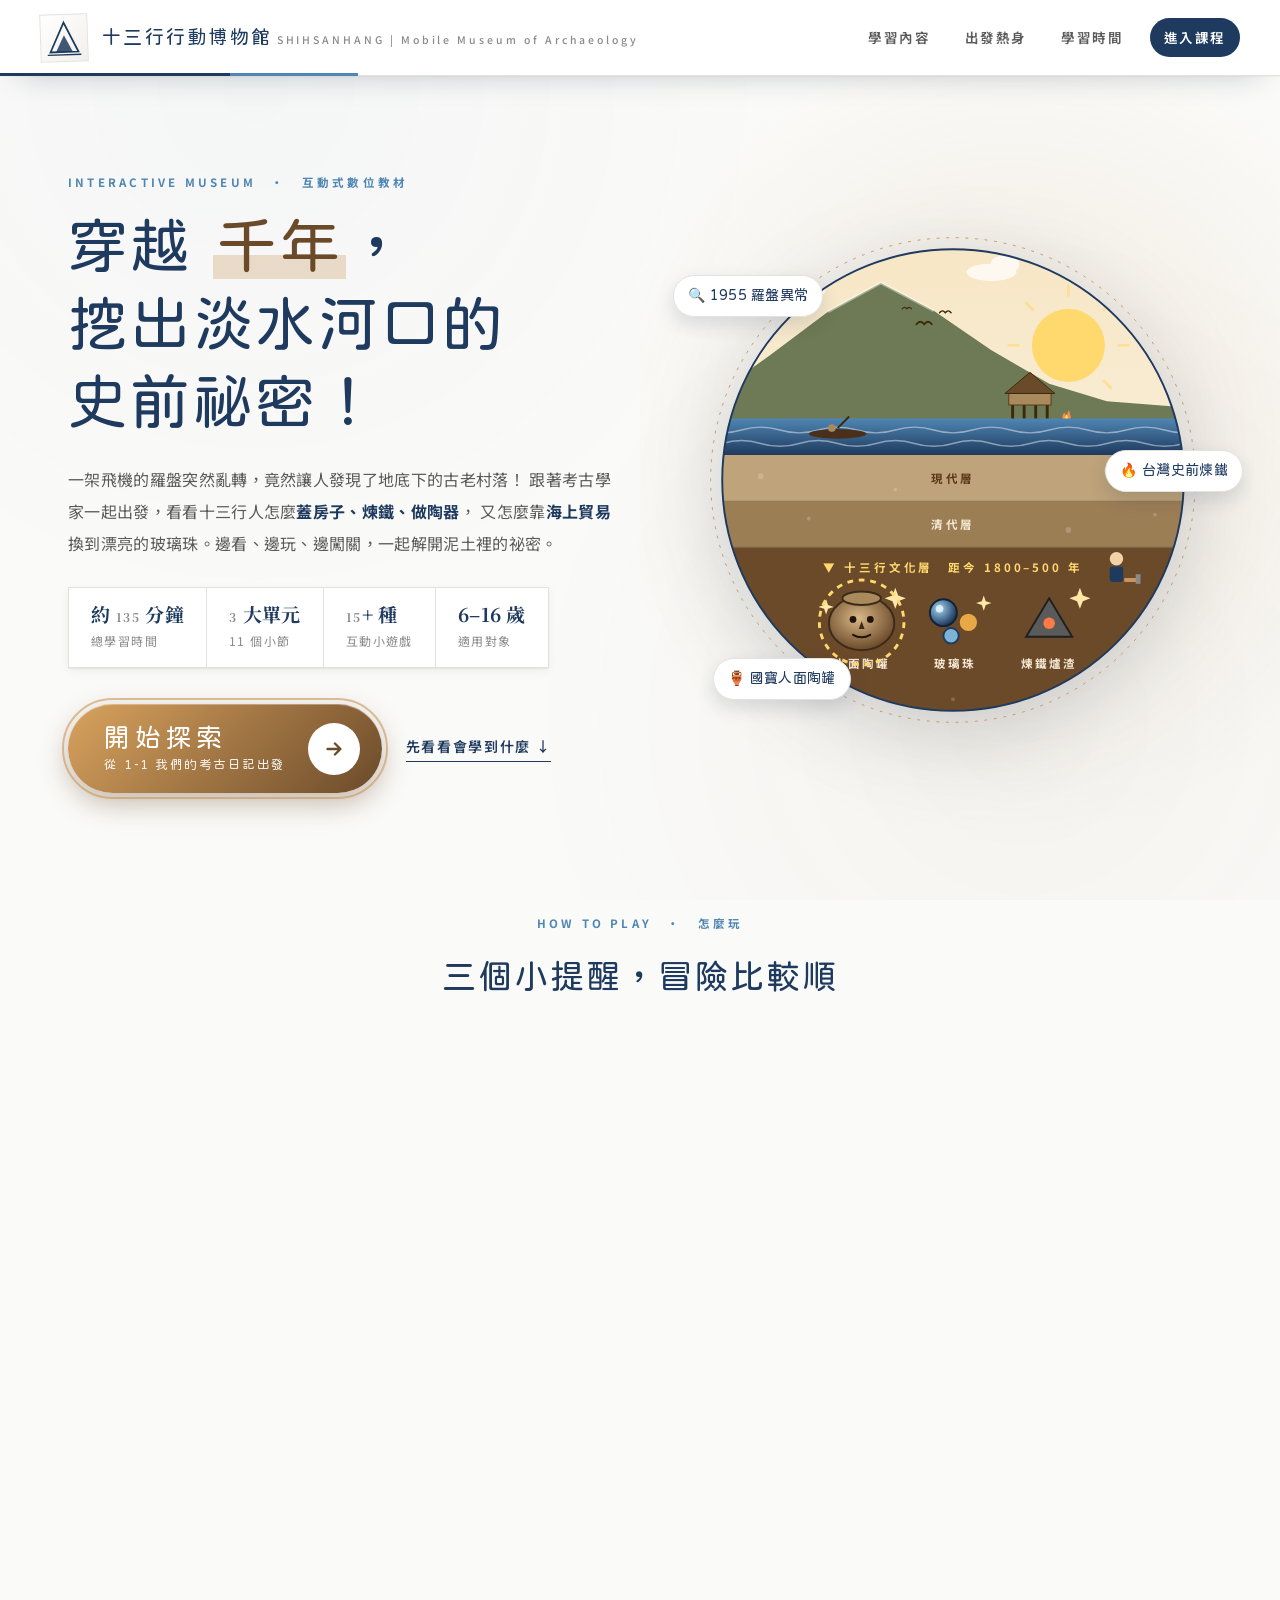
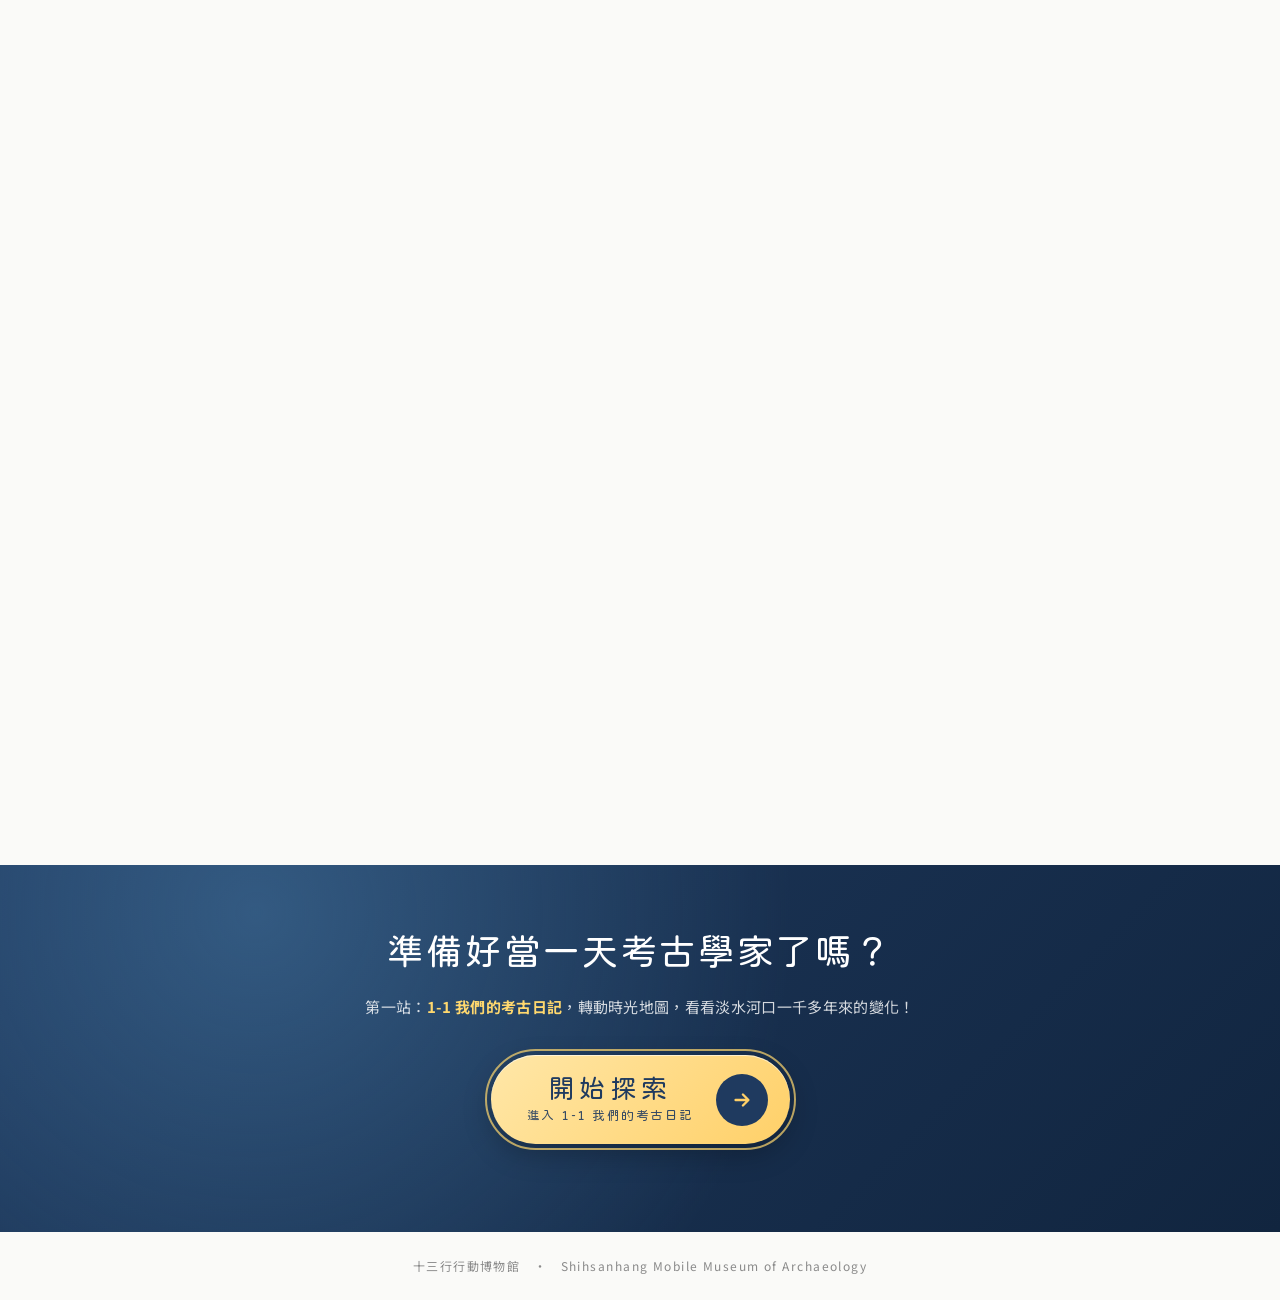
<file: index.html>
<!DOCTYPE html>
<html lang="zh-Hant">
<head>
    <meta charset="UTF-8">
    <meta name="viewport" content="width=device-width, initial-scale=1.0">
    <meta name="description" content="十三行行動博物館｜互動式數位教材：約 135 分鐘，帶你認識千年前淡水河口的十三行文化。">
    <title>十三行行動博物館 ｜ Shihsanhang Mobile Museum</title>

    <link rel="preconnect" href="https://fonts.googleapis.com">
    <link rel="preconnect" href="https://fonts.gstatic.com" crossorigin>
    <link href="https://fonts.googleapis.com/css2?family=Huninn&family=Noto+Sans+TC:wght@300;400;500;700;900&family=Noto+Serif+TC:wght@400;600;700&display=swap" rel="stylesheet">

    <link rel="stylesheet" href="css/style.css">
    <link rel="stylesheet" href="css/home.css">
</head>
<body class="home">

    <!-- ===== 頂部品牌列 ===== -->
    <header class="site-header" role="banner">
        <a href="index.html" class="brand brand--link" aria-label="十三行行動博物館首頁">
            <span class="brand__mark" aria-hidden="true">
                <svg viewBox="0 0 60 60" width="42" height="42">
                    <polygon points="10,50 30,8 50,50" fill="none" stroke="currentColor" stroke-width="2.5"/>
                    <polygon points="18,50 30,26 42,50" fill="currentColor" opacity="0.85"/>
                    <line x1="6" y1="54" x2="54" y2="54" stroke="currentColor" stroke-width="2"/>
                </svg>
            </span>
            <span class="brand__text">
                <span class="brand__title">十三行行動博物館</span>
                <span class="brand__subtitle">SHIHSANHANG&nbsp;|&nbsp;Mobile Museum of Archaeology</span>
            </span>
        </a>
        <nav class="home-nav" aria-label="首頁導覽">
            <a href="#learn">學習內容</a>
            <a href="#warmup">出發熱身</a>
            <a href="#time">學習時間</a>
            <a href="unit1.html?guide=1#sub-1-1" class="home-nav__go">進入課程</a>
        </nav>
    </header>

    <main>
        <!-- ===== 主視覺 ===== -->
        <section class="home-hero" aria-labelledby="homeTitle">
            <div class="home-hero__copy">
                <span class="home-eyebrow">INTERACTIVE MUSEUM　·　互動式數位教材</span>
                <h1 id="homeTitle" class="home-hero__title">穿越 <em>千年</em>，<br>挖出淡水河口的<br>史前祕密！</h1>
                <p class="home-hero__lead">
                    一架飛機的羅盤突然亂轉，竟然讓人發現了地底下的古老村落！
                    跟著考古學家一起出發，看看十三行人怎麼<b>蓋房子、煉鐵、做陶器</b>，
                    又怎麼靠<b>海上貿易</b>換到漂亮的玻璃珠。邊看、邊玩、邊闖關，一起解開泥土裡的祕密。
                </p>

                <ul class="home-facts" aria-label="課程資訊">
                    <li><b>約 <span data-count="135">135</span> 分鐘</b><span>總學習時間</span></li>
                    <li><b><span data-count="3">3</span> 大單元</b><span>11 個小節</span></li>
                    <li><b><span data-count="15">15</span>+ 種</b><span>互動小遊戲</span></li>
                    <li><b>6–16 歲</b><span>適用對象</span></li>
                </ul>

                <div class="home-hero__actions">
                    <a href="unit1.html?guide=1#sub-1-1" class="start-btn" aria-label="開始學習，進入 1-1 我們的考古日記">
                        <span class="start-btn__label">開始探索</span>
                        <span class="start-btn__sub">從 1-1 我們的考古日記出發</span>
                        <span class="start-btn__arrow" aria-hidden="true">
                            <svg viewBox="0 0 24 24" width="22" height="22"><path d="M5 12h13M13 6l6 6-6 6" fill="none" stroke="currentColor" stroke-width="2.6" stroke-linecap="round" stroke-linejoin="round"/></svg>
                        </span>
                    </a>
                    <a href="#learn" class="ghost-btn">先看看會學到什麼 ↓</a>
                </div>
            </div>

            <!-- 主視覺插畫：地層與出土文物 -->
            <div class="home-hero__visual" aria-hidden="true">
                <span class="hero-chip hero-chip--1">🔍 1955 羅盤異常</span>
                <span class="hero-chip hero-chip--2">🔥 台灣史前煉鐵</span>
                <span class="hero-chip hero-chip--3">🏺 國寶人面陶罐</span>
                <svg viewBox="0 0 520 520" class="strata">
                    <defs>
                        <linearGradient id="hSky" x1="0" y1="0" x2="0" y2="1">
                            <stop offset="0%" stop-color="#F7E6C4"/>
                            <stop offset="100%" stop-color="#FBF5EA"/>
                        </linearGradient>
                        <linearGradient id="hWater" x1="0" y1="0" x2="0" y2="1">
                            <stop offset="0%" stop-color="#4F86B3"/>
                            <stop offset="100%" stop-color="#1F3A5F"/>
                        </linearGradient>
                        <radialGradient id="hBead" cx="35%" cy="35%" r="65%">
                            <stop offset="0%" stop-color="#9FD3F0"/>
                            <stop offset="100%" stop-color="#1F3A5F"/>
                        </radialGradient>
                        <radialGradient id="hPot" cx="45%" cy="40%" r="60%">
                            <stop offset="0%" stop-color="#D9B888"/>
                            <stop offset="100%" stop-color="#6B4A2A"/>
                        </radialGradient>
                        <clipPath id="hClip"><circle cx="260" cy="260" r="240"/></clipPath>
                    </defs>

                    <g clip-path="url(#hClip)">
                        <rect width="520" height="520" fill="url(#hSky)"/>

                        <!-- 遠景（視差：最慢） -->
                        <g class="px" data-depth="6">
                        <g class="strata__rays" transform="translate(380,120)">
                            <g class="strata__rays-spin" stroke="#FFD86E" stroke-width="3" stroke-linecap="round" opacity=".55">
                                <line x1="0" y1="-52" x2="0" y2="-62"/><line x1="0" y1="52" x2="0" y2="62"/>
                                <line x1="-52" y1="0" x2="-62" y2="0"/><line x1="52" y1="0" x2="62" y2="0"/>
                                <line x1="37" y1="37" x2="44" y2="44"/><line x1="-37" y1="-37" x2="-44" y2="-44"/>
                                <line x1="37" y1="-37" x2="44" y2="-44"/><line x1="-37" y1="37" x2="-44" y2="44"/>
                            </g>
                        </g>
                        <circle class="strata__sun" cx="380" cy="120" r="38" fill="#FFD86E"/>
                        <g class="strata__cloud strata__cloud--1" fill="#fff" opacity=".9">
                            <ellipse cx="90" cy="70" rx="34" ry="12"/><ellipse cx="108" cy="60" rx="20" ry="13"/><ellipse cx="76" cy="62" rx="14" ry="10"/>
                        </g>
                        <g class="strata__cloud strata__cloud--2" fill="#fff" opacity=".75">
                            <ellipse cx="300" cy="44" rx="26" ry="9"/><ellipse cx="314" cy="36" rx="15" ry="10"/>
                        </g>
                        <path d="M0,180 L70,130 L130,85 L185,55 L240,84 L300,125 L360,160 L420,178 L520,186 L520,200 L0,200 Z" fill="#6E7A55"/>
                        <path d="M130,85 L185,55 L240,84" fill="none" stroke="rgba(255,255,255,.4)" stroke-width="3"/>
                        <g class="strata__birds" fill="none" stroke="#3A2A0A" stroke-width="2" stroke-linecap="round">
                            <g transform="translate(230,98)"><path class="strata__wing" d="M-8,0 Q-4,-5 0,0 Q4,-5 8,0"/></g>
                            <g transform="translate(252,86) scale(.75)"><path class="strata__wing strata__wing--b" d="M-8,0 Q-4,-5 0,0 Q4,-5 8,0"/></g>
                            <g transform="translate(212,82) scale(.6)"><path class="strata__wing strata__wing--c" d="M-8,0 Q-4,-5 0,0 Q4,-5 8,0"/></g>
                        </g>
                        </g>

                        <!-- 炊煙 -->
                        <g fill="#fff">
                            <circle class="strata__smoke" cx="346" cy="146" r="5"/>
                            <circle class="strata__smoke strata__smoke--b" cx="346" cy="146" r="6"/>
                            <circle class="strata__smoke strata__smoke--c" cx="346" cy="146" r="4"/>
                        </g>

                        <!-- 干欄屋 + 火堆 -->
                        <g transform="translate(340, 182)">
                            <line x1="-18" y1="0" x2="-18" y2="16" stroke="#3A2A0A" stroke-width="3"/>
                            <line x1="-6" y1="0" x2="-6" y2="16" stroke="#3A2A0A" stroke-width="3"/>
                            <line x1="6" y1="0" x2="6" y2="16" stroke="#3A2A0A" stroke-width="3"/>
                            <line x1="18" y1="0" x2="18" y2="16" stroke="#3A2A0A" stroke-width="3"/>
                            <rect x="-22" y="-12" width="44" height="12" fill="#A88A5C" stroke="#5A3A1A"/>
                            <polygon points="-26,-12 0,-34 26,-12" fill="#6B4A2A" stroke="#3A2A0A"/>
                            <g class="strata__fire" transform="translate(38, 10)">
                                <ellipse cx="0" cy="6" rx="8" ry="3" fill="#3A2A0A" opacity=".45"/>
                                <path d="M-5,6 Q-2,-10 0,6 Q2,-14 5,6" fill="#FF8A45"/>
                                <path d="M-2,6 Q0,-6 2,6" fill="#FFE066"/>
                            </g>
                        </g>

                        <!-- 河面 -->
                        <rect x="0" y="196" width="520" height="38" fill="url(#hWater)"/>
                        <g class="strata__waves" fill="none" stroke="#fff" stroke-width="1.5" opacity=".45">
                            <path d="M-40,208 q20,-6 40,0 t40,0 t40,0 t40,0 t40,0 t40,0 t40,0 t40,0 t40,0 t40,0 t40,0 t40,0 t40,0 t40,0 t40,0"/>
                            <path d="M-60,222 q20,-6 40,0 t40,0 t40,0 t40,0 t40,0 t40,0 t40,0 t40,0 t40,0 t40,0 t40,0 t40,0 t40,0 t40,0 t40,0"/>
                        </g>
                        <g transform="translate(140, 212)">
                            <g class="strata__canoe">
                                <ellipse cx="0" cy="0" rx="30" ry="5" fill="#4A2F1A"/>
                                <circle cx="-6" cy="-6" r="4" fill="#A88A5C"/>
                                <line x1="0" y1="-6" x2="12" y2="-18" stroke="#3A2A0A" stroke-width="2"/>
                            </g>
                        </g>
                        <g transform="translate(430, 214)">
                            <g class="strata__fish">
                                <path d="M0,0 q8,-6 16,0 q-8,6 -16,0 z M16,0 l6,-4 v8 z" fill="#E8A845"/>
                            </g>
                        </g>

                        <!-- 地層 -->
                        <rect x="0" y="234" width="520" height="48" fill="#BFA37A"/>
                        <rect x="0" y="282" width="520" height="48" fill="#9C7E55"/>
                        <rect x="0" y="330" width="520" height="190" fill="#6B4A2A"/>
                        <g stroke="rgba(0,0,0,.12)" stroke-width="1.5">
                            <line x1="0" y1="282" x2="520" y2="282"/>
                            <line x1="0" y1="330" x2="520" y2="330"/>
                        </g>
                        <g fill="rgba(255,255,255,.18)">
                            <circle cx="60" cy="256" r="3"/><circle cx="200" cy="270" r="2"/><circle cx="420" cy="250" r="3"/>
                            <circle cx="110" cy="300" r="2"/><circle cx="380" cy="312" r="3"/><circle cx="470" cy="296" r="2"/>
                            <circle cx="120" cy="470" r="3"/><circle cx="260" cy="488" r="2"/><circle cx="400" cy="466" r="3"/>
                        </g>
                        <g font-size="12" font-weight="700" letter-spacing="3" text-anchor="middle">
                            <text x="260" y="263" fill="#5A3A1A">現代層</text>
                            <text x="260" y="311" fill="#F2E6D0">清代層</text>
                            <text x="260" y="356" fill="#FFD86E">▼ 十三行文化層　距今 1800–500 年</text>
                        </g>

                        <!-- 出土文物（外層定位、內層動畫） -->
                        <g transform="translate(165, 405)">
                            <g class="strata__find strata__find--1">
                                <ellipse cx="0" cy="4" rx="34" ry="28" fill="url(#hPot)" stroke="#3D2A18" stroke-width="2"/>
                                <ellipse cx="0" cy="-22" rx="20" ry="7" fill="#A88A5C" stroke="#3D2A18" stroke-width="2"/>
                                <circle cx="-9" cy="0" r="3.5" fill="#1F1208"/>
                                <circle cx="9" cy="0" r="3.5" fill="#1F1208"/>
                                <path d="M0,2 L-3,10 L3,10 Z" fill="#3D2A18"/>
                                <path d="M-9,16 Q0,21 9,16" fill="none" stroke="#1F1208" stroke-width="2" stroke-linecap="round"/>
                            </g>
                        </g>
                        <g transform="translate(250, 398)">
                            <g class="strata__find strata__find--2">
                                <circle cx="0" cy="0" r="14" fill="url(#hBead)" stroke="#0F2238" stroke-width="2"/>
                                <circle cx="26" cy="10" r="10" fill="#E8A845" stroke="#6B4A2A" stroke-width="2"/>
                                <circle cx="8" cy="24" r="8" fill="#7FB3D5" stroke="#1F3A5F" stroke-width="2"/>
                                <circle cx="-4" cy="-4" r="4" fill="#fff" opacity=".7"/>
                            </g>
                        </g>
                        <g transform="translate(360, 405)">
                            <g class="strata__find strata__find--3">
                                <path d="M-24,18 L0,-22 L24,18 Z" fill="#5A5A5A" stroke="#1F1F1F" stroke-width="2"/>
                                <circle cx="0" cy="4" r="6" fill="#FF7A45"/>
                            </g>
                        </g>
                        <g font-size="12" font-weight="700" letter-spacing="2" text-anchor="middle" fill="#F2E6D0">
                            <text x="165" y="456">人面陶罐</text>
                            <text x="262" y="456">玻璃珠</text>
                            <text x="360" y="456">煉鐵爐渣</text>
                        </g>
                        <g transform="translate(430, 360)">
                            <g class="strata__digger">
                                <circle cx="0" cy="-18" r="7" fill="#F2D2A8"/>
                                <rect x="-7" y="-10" width="14" height="16" rx="3" fill="#1F3A5F"/>
                                <rect x="8" y="2" width="16" height="4" rx="1" fill="#C8965C"/>
                                <rect x="20" y="-2" width="5" height="10" fill="#8A8A8A"/>
                            </g>
                        </g>

                        <!-- 閃光 -->
                        <g fill="#FFE7A8">
                            <path class="strata__spark" d="M200,372 l3,8 8,3 -8,3 -3,8 -3,-8 -8,-3 8,-3z"/>
                            <path class="strata__spark strata__spark--b" d="M292,380 l2,6 6,2 -6,2 -2,6 -2,-6 -6,-2 6,-2z"/>
                            <path class="strata__spark strata__spark--c" d="M392,372 l3,8 8,3 -8,3 -3,8 -3,-8 -8,-3 8,-3z"/>
                            <path class="strata__spark strata__spark--d" d="M128,384 l2,6 6,2 -6,2 -2,6 -2,-6 -6,-2 6,-2z"/>
                        </g>

                        <!-- 考古探照光 -->
                        <circle class="strata__scan" cx="165" cy="408" r="44" fill="none" stroke="#FFD86E" stroke-width="3" stroke-dasharray="6 6"/>
                    </g>
                    <circle cx="260" cy="260" r="240" fill="none" stroke="#1F3A5F" stroke-width="2"/>
                    <circle cx="260" cy="260" r="252" fill="none" stroke="#C8965C" stroke-width="1" stroke-dasharray="3 7"/>
                </svg>
                <span class="hero-mote" style="--x:12%; --d:9s"></span>
                <span class="hero-mote" style="--x:38%; --d:12s"></span>
                <span class="hero-mote" style="--x:71%; --d:8s"></span>
                <span class="hero-mote" style="--x:86%; --d:11s"></span>
            </div>
        </section>

        <section class="home-section home-section--how" aria-labelledby="howTitle">
            <div class="home-section__head">
                <span class="home-eyebrow">HOW TO PLAY　·　怎麼玩</span>
                <h2 id="howTitle" class="home-section__title">三個小提醒，冒險比較順</h2>
            </div>
            <ol class="how-steps">
                <li class="reveal-up"><b>01</b><h3>先看再玩</h3><p>每一站都有短短的故事。看完再點互動，比較不容易迷路。</p></li>
                <li class="reveal-up"><b>02</b><h3>答錯沒關係</h3><p>測驗不會扣分。答錯會告訴你該回到哪一頁再看一次。</p></li>
                <li class="reveal-up"><b>03</b><h3>進度會記得你</h3><p>學習進度存在這台裝置。今天玩不完，下次還能接著走。</p></li>
            </ol>
        </section>

        <!-- ===== 你會學到什麼 ===== -->
        <section class="home-section" id="learn" aria-labelledby="learnTitle">
            <div class="home-section__head">
                <span class="home-eyebrow">WHAT YOU WILL LEARN　·　學習內容</span>
                <h2 id="learnTitle" class="home-section__title">三站冒險，認識完整的十三行文化</h2>
                <p class="home-section__lead">每一站都有短短的閱讀、好玩的互動和小挑戰。答錯也沒關係，系統會帶你回到相關的地方再看一次！</p>
            </div>

            <div class="unit-cards">
                <article class="reveal-up unit-card unit-card--1">
                    <div class="unit-card__top">
                        <span class="unit-card__no">UNIT 01</span>
                        <span class="unit-card__time">⏱ 40 分鐘</span>
                    </div>
                    <h3 class="unit-card__title">初識十三行</h3>
                    <p class="unit-card__desc">考古學家每天都在做什麼？十三行遺址是怎麼被發現的？千年前的人住在什麼樣的房子裡？</p>
                    <ul class="unit-card__list">
                        <li>考古學與考古工具</li>
                        <li>遺址的發現故事與名字由來</li>
                        <li>干欄式建築的構造與智慧</li>
                    </ul>
                    <div class="unit-card__play">
                        <span>互動體驗</span>
                        <em>時光地圖</em><em>工具配對</em><em>建築拆解</em><em>文物盲盒</em>
                    </div>
                    <a href="unit1.html?guide=1#sub-1-1" class="unit-card__link">從這裡開始 →</a>
                </article>

                <article class="reveal-up unit-card unit-card--2">
                    <div class="unit-card__top">
                        <span class="unit-card__no">UNIT 02</span>
                        <span class="unit-card__time">⏱ 50 分鐘</span>
                    </div>
                    <h3 class="unit-card__title">工藝大挑戰</h3>
                    <p class="unit-card__desc">十三行人是史前的工藝高手：會做陶器、會煉鐵，還用貿易換到遠方來的玻璃珠。</p>
                    <ul class="unit-card__list">
                        <li>陶器的製作步驟與燒製溫度</li>
                        <li>煉鐵技術與鐵器時代</li>
                        <li>玻璃珠與海洋貿易網</li>
                    </ul>
                    <div class="unit-card__play">
                        <span>互動體驗</span>
                        <em>燒陶模擬</em><em>鼓風煉鐵</em><em>玻璃珠工坊</em><em>文物分類</em>
                    </div>
                    <a href="unit2.html#sub-2-1" class="unit-card__link">單元二 →</a>
                </article>

                <article class="reveal-up unit-card unit-card--3">
                    <div class="unit-card__top">
                        <span class="unit-card__no">UNIT 03</span>
                        <span class="unit-card__time">⏱ 45 分鐘</span>
                    </div>
                    <h3 class="unit-card__title">社會與信仰</h3>
                    <p class="unit-card__desc">他們怎麼和過世的家人道別？國寶「人面陶罐」上的那張臉，可能藏著什麼意思？</p>
                    <ul class="unit-card__list">
                        <li>墓葬方式與陪葬品</li>
                        <li>人面陶罐的祕密</li>
                        <li>十三行人的信仰與儀式</li>
                    </ul>
                    <div class="unit-card__play">
                        <span>互動體驗</span>
                        <em>模擬發掘</em><em>地層排序</em><em>證據偵探</em><em>陶罐解析</em>
                    </div>
                    <a href="unit3.html#sub-3-1" class="unit-card__link">單元三 →</a>
                </article>
            </div>
        </section>

        <!-- ===== 你知道嗎？小知識翻牌 ===== -->
        <section class="home-section home-section--facts" aria-labelledby="factTitle">
            <div class="fun-fact reveal-up" id="funFact">
                <div class="fun-fact__badge" aria-hidden="true">?</div>
                <div class="fun-fact__body">
                    <span class="home-eyebrow">DID YOU KNOW　·　你知道嗎？</span>
                    <h2 id="factTitle" class="fun-fact__title">考古冷知識</h2>
                    <p class="fun-fact__text" id="funFactText" aria-live="polite">1955 年，空軍飛機飛過八里上空時，飛行員發現羅盤怪怪的。學者後來來調查，在田裡撿到陶片和煉鐵爐渣。1957 年才正式開始挖掘。</p>
                    <div class="fun-fact__foot">
                        <span class="fun-fact__count" id="funFactCount">1 / 6</span>
                        <button type="button" class="fun-fact__next" id="funFactNext">再翻一張 ↻</button>
                    </div>
                </div>
            </div>
        </section>

        <section class="home-section" id="warmup" aria-labelledby="warmTitle">
            <div class="home-section__head">
                <span class="home-eyebrow">WARM UP　·　出發前熱身</span>
                <h2 id="warmTitle" class="home-section__title">3 題小熱身，看看你已經知道多少</h2>
                <p class="home-section__lead">答錯沒關係，這不是考試。答完再出發，腦子會比較熱。</p>
            </div>
            <div class="warmup reveal-up" id="warmupGame">
                <p class="warmup__q" id="warmupQ"></p>
                <div class="warmup__opts" id="warmupOpts"></div>
                <p class="warmup__fb" id="warmupFb" aria-live="polite"></p>
                <div class="warmup__foot">
                    <span class="warmup__count" id="warmupCount">1 / 3</span>
                    <a href="unit1.html?guide=1#sub-1-1" class="warmup__go" hidden>熱身完成，開始探索 →</a>
                </div>
            </div>
        </section>

        <!-- ===== 學習時間 ===== -->
        <section class="home-section home-section--alt" id="time" aria-labelledby="timeTitle">
            <div class="home-section__head">
                <span class="home-eyebrow">HOW LONG　·　學習時間</span>
                <h2 id="timeTitle" class="home-section__title">全部完成大約需要 <em>135 分鐘</em></h2>
                <p class="home-section__lead">大約是 <b>3 堂課</b>（每堂 45 分鐘）。不用一次學完！學習進度會自動存在這台裝置上，下次可以接著玩。</p>
            </div>

            <div class="time-plan reveal-up" role="list">
                <div class="time-plan__seg time-plan__seg--1" style="flex: 40" role="listitem">
                    <b>單元一</b><span>40 分</span>
                </div>
                <div class="time-plan__seg time-plan__seg--2" style="flex: 50" role="listitem">
                    <b>單元二</b><span>50 分</span>
                </div>
                <div class="time-plan__seg time-plan__seg--3" style="flex: 45" role="listitem">
                    <b>單元三</b><span>45 分</span>
                </div>
            </div>

            <div class="outcomes reveal-up">
                <h3 class="outcomes__title">完成後，你將能夠：</h3>
                <ol class="outcomes__list">
                    <li><span>01</span>說出考古學家怎麼靠<b>地層和出土文物</b>，找回沒有文字記錄的歷史。</li>
                    <li><span>02</span>介紹十三行人<b>住在哪裡、住什麼房子、平常怎麼生活</b>。</li>
                    <li><span>03</span>舉例說明<b>陶器、煉鐵、玻璃珠</b>，以及它們和海上貿易的關係。</li>
                    <li><span>04</span>從墓葬和人面陶罐，推想十三行人的<b>社會與信仰</b>，並分辨「證據」和「推測」。</li>
                </ol>
            </div>
        </section>

        <!-- ===== 結尾呼籲 ===== -->
        <section class="home-cta" aria-labelledby="ctaTitle">
            <h2 id="ctaTitle" class="home-cta__title">準備好當一天考古學家了嗎？</h2>
            <p class="home-cta__lead">第一站：<b>1-1 我們的考古日記</b>，轉動時光地圖，看看淡水河口一千多年來的變化！</p>
            <a href="unit1.html?guide=1#sub-1-1" class="start-btn start-btn--light" aria-label="開始學習，進入 1-1 我們的考古日記">
                <span class="start-btn__label">開始探索</span>
                <span class="start-btn__sub">進入 1-1 我們的考古日記</span>
                <span class="start-btn__arrow" aria-hidden="true">
                    <svg viewBox="0 0 24 24" width="22" height="22"><path d="M5 12h13M13 6l6 6-6 6" fill="none" stroke="currentColor" stroke-width="2.6" stroke-linecap="round" stroke-linejoin="round"/></svg>
                </span>
            </a>
        </section>
    </main>

    <footer class="home-footer">
        <span>十三行行動博物館　·　Shihsanhang Mobile Museum of Archaeology</span>
    </footer>

    <script src="js/home.js" defer></script>

</body>
</html>
</file>
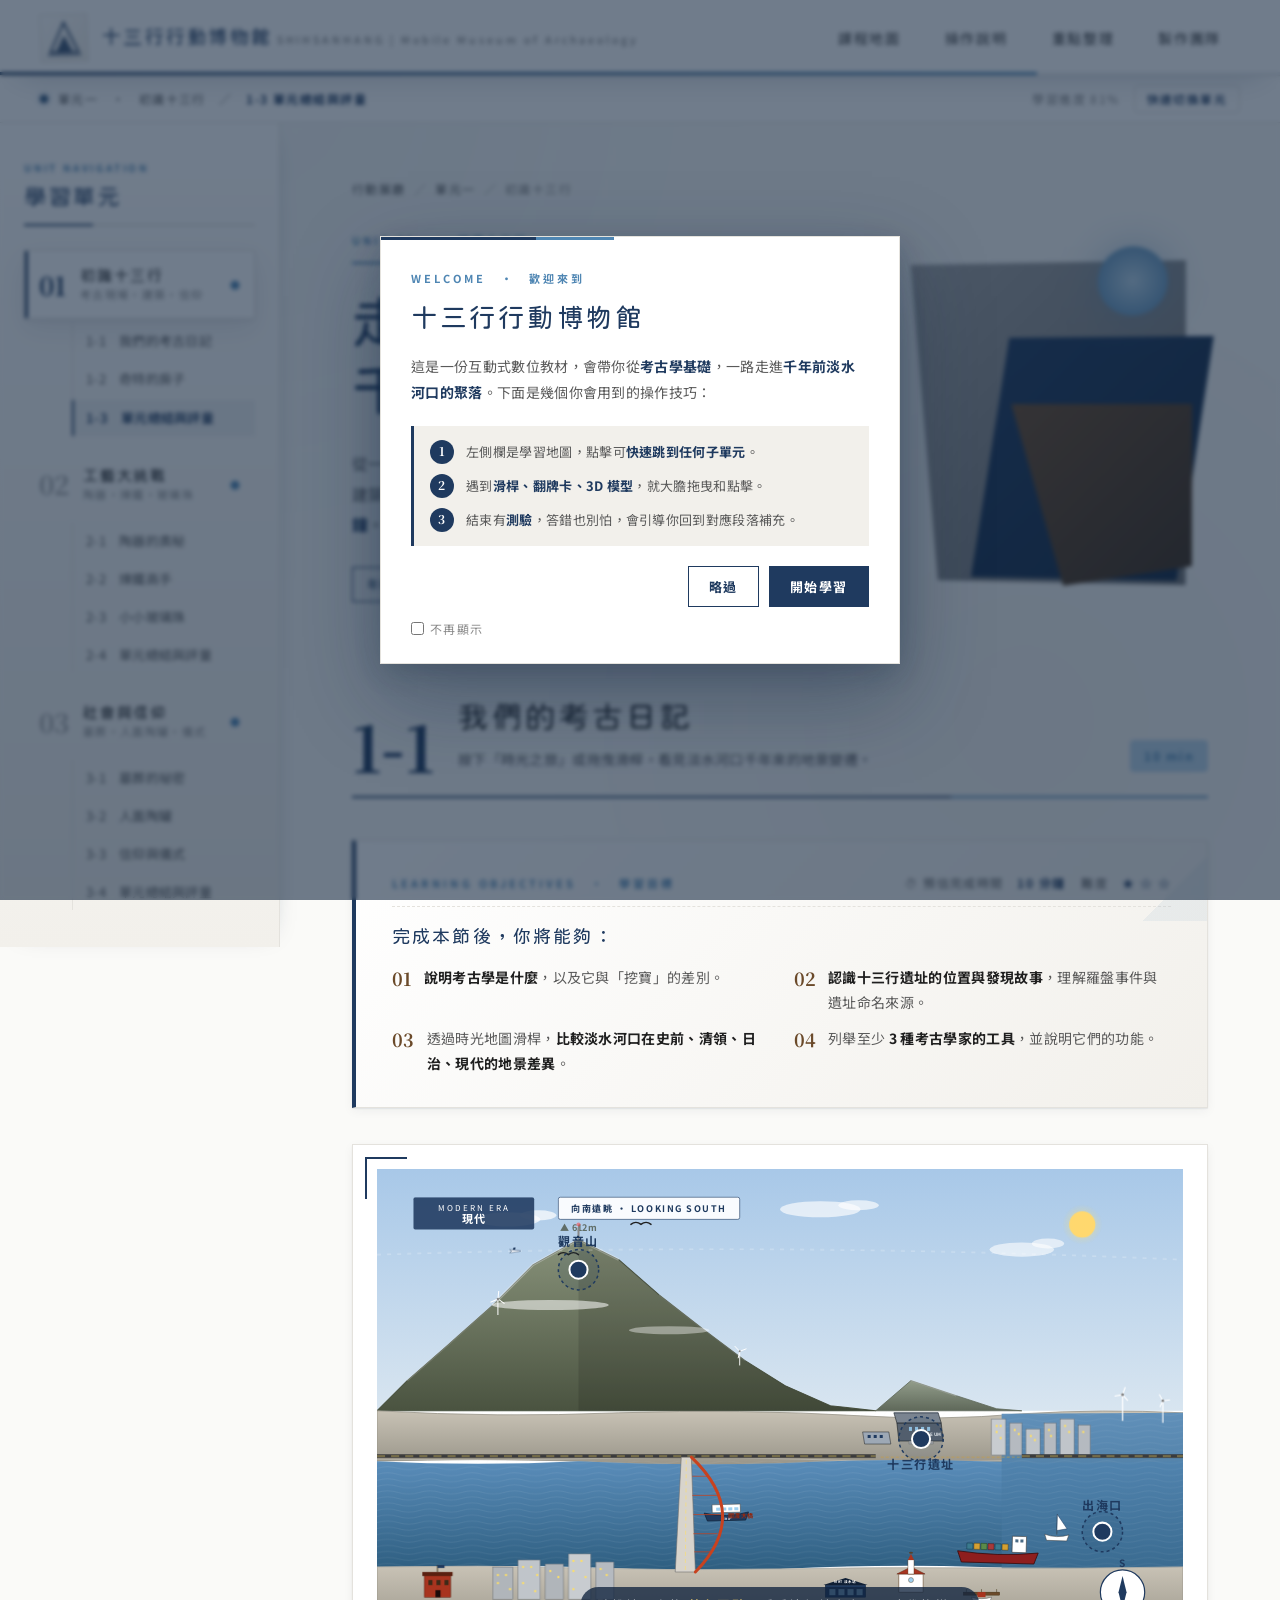
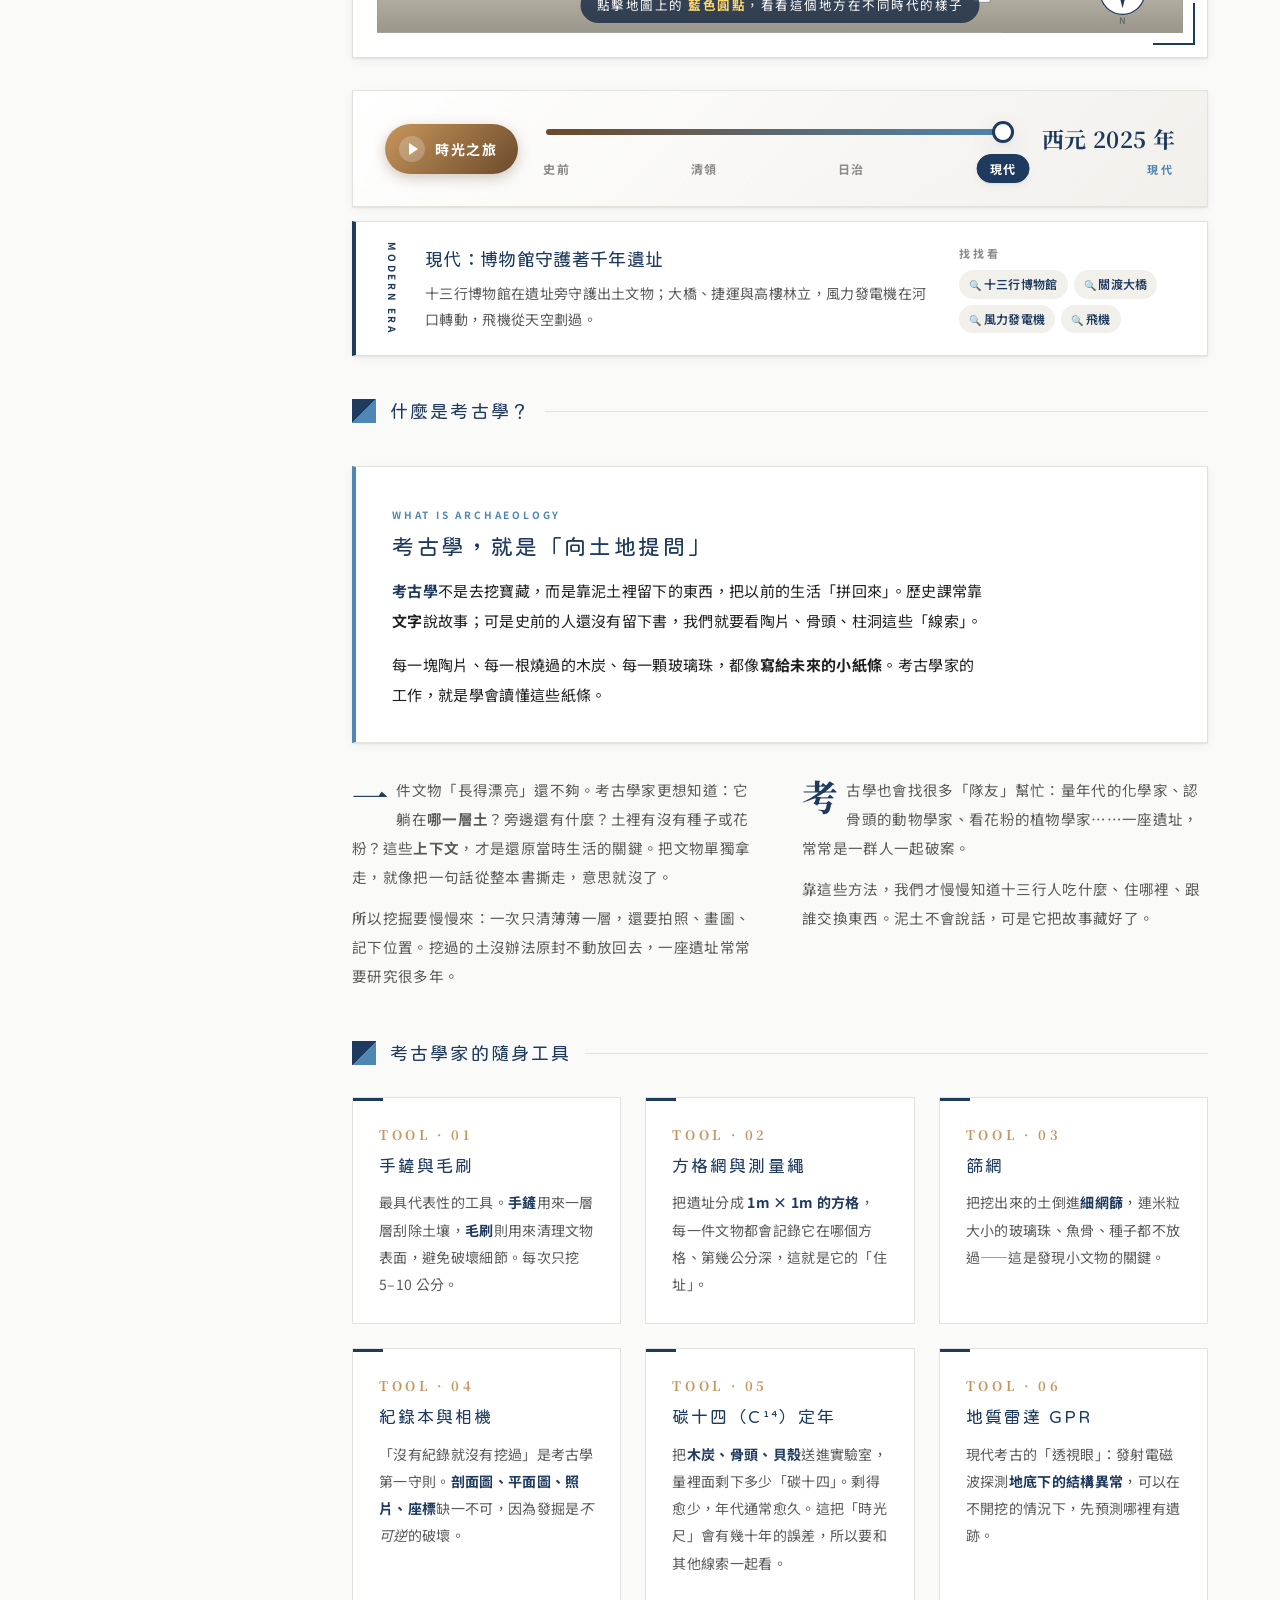
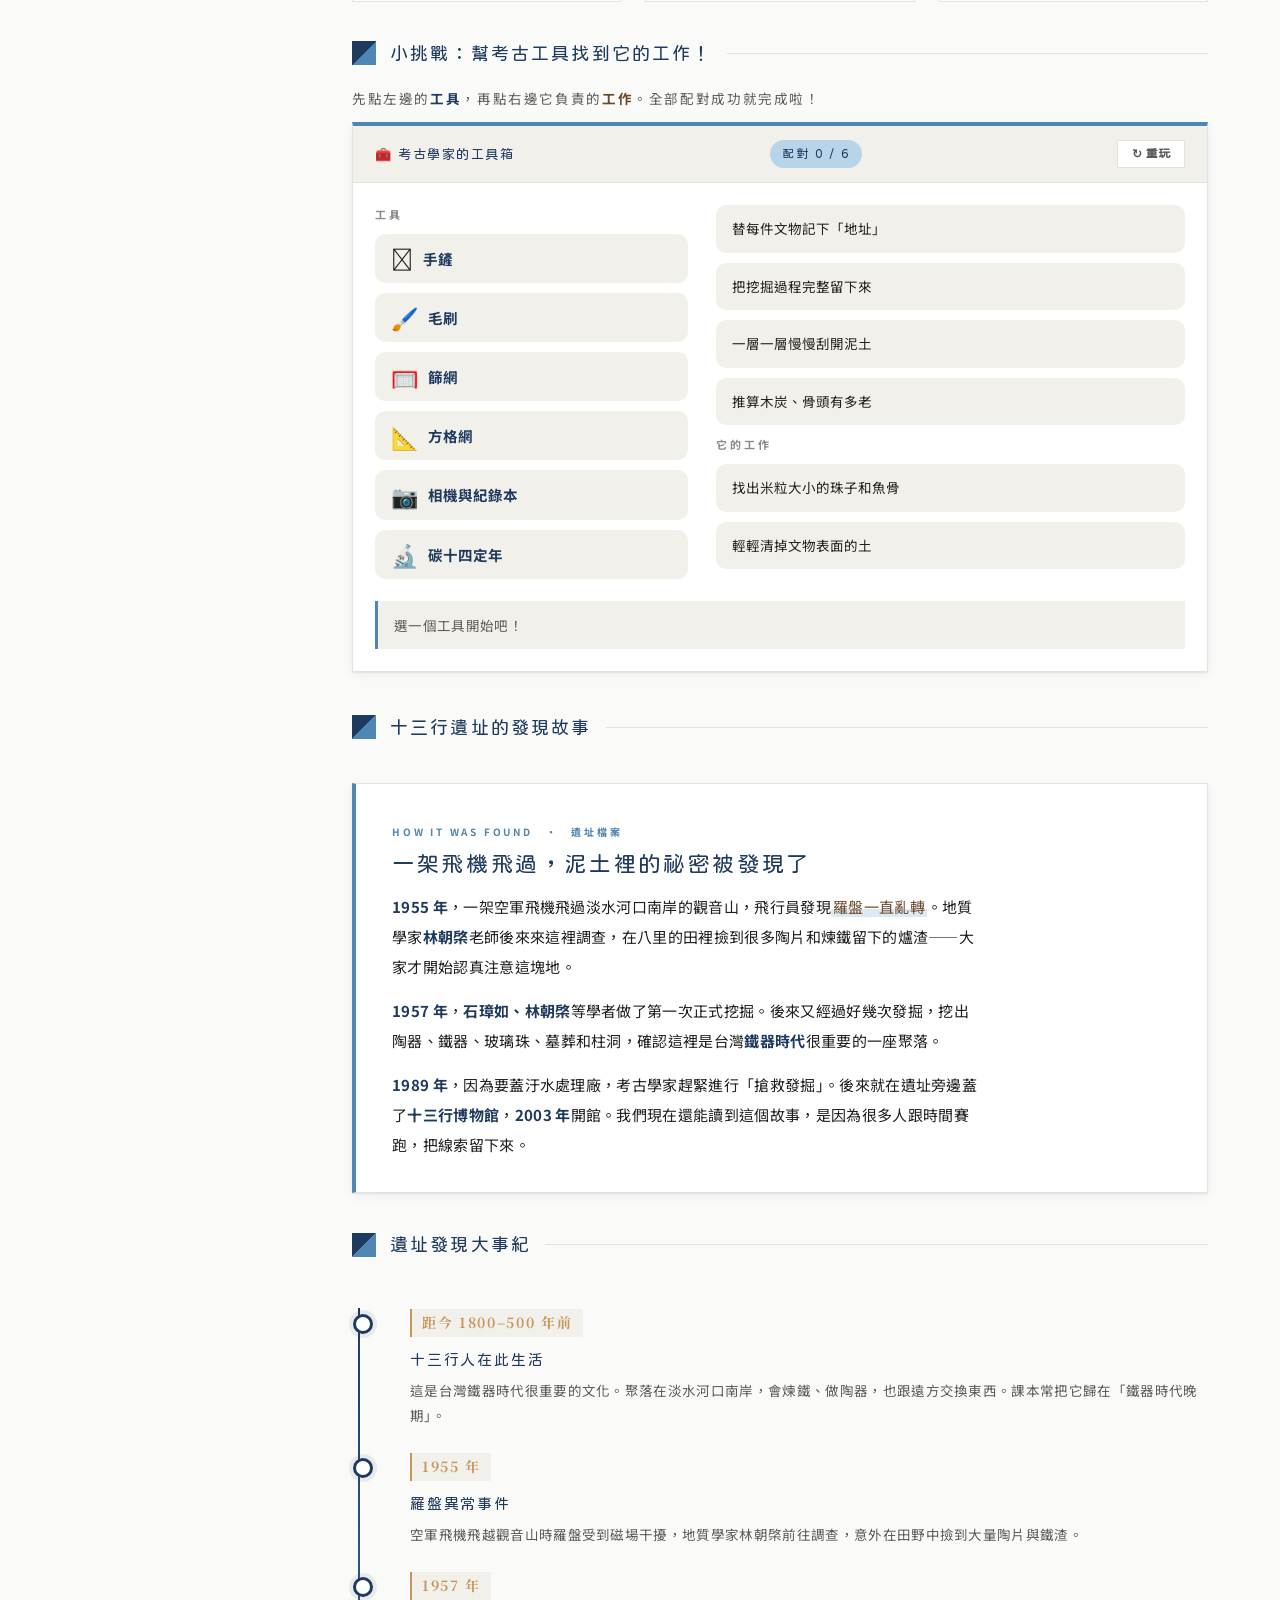
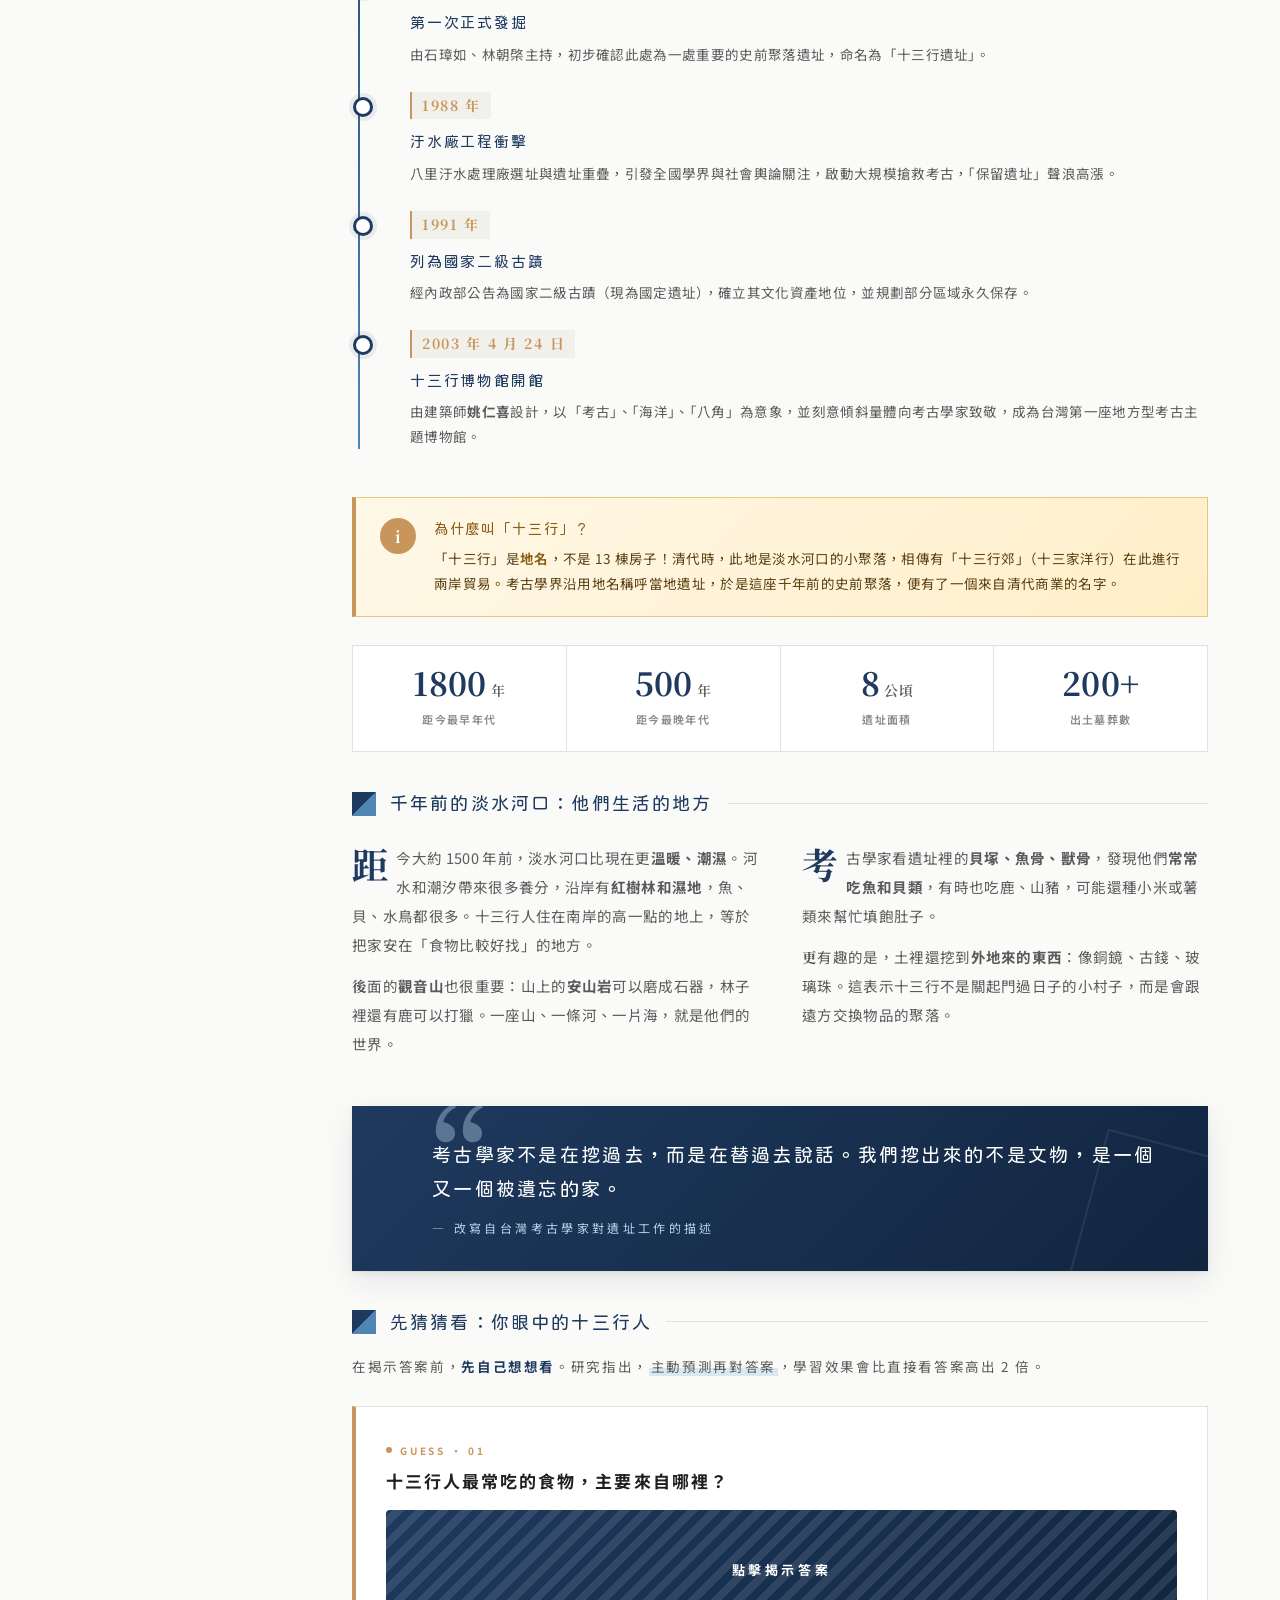
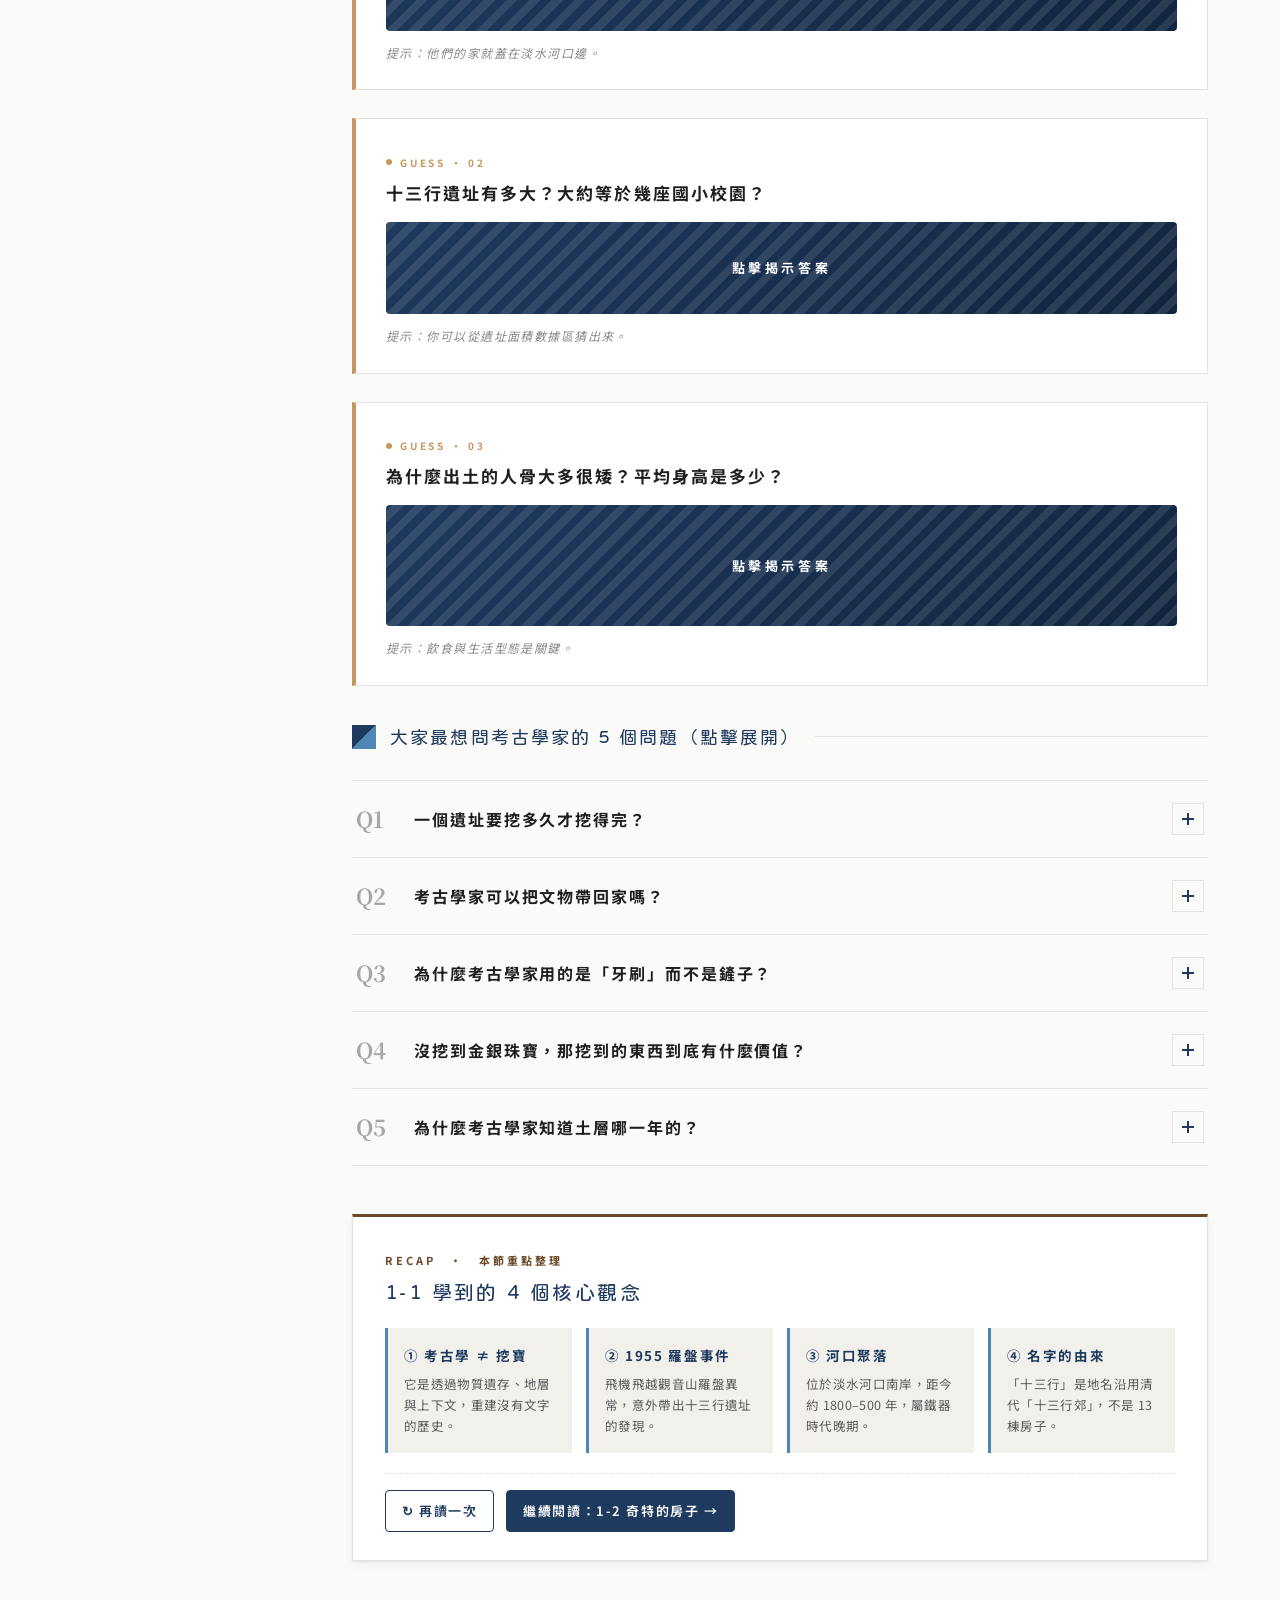
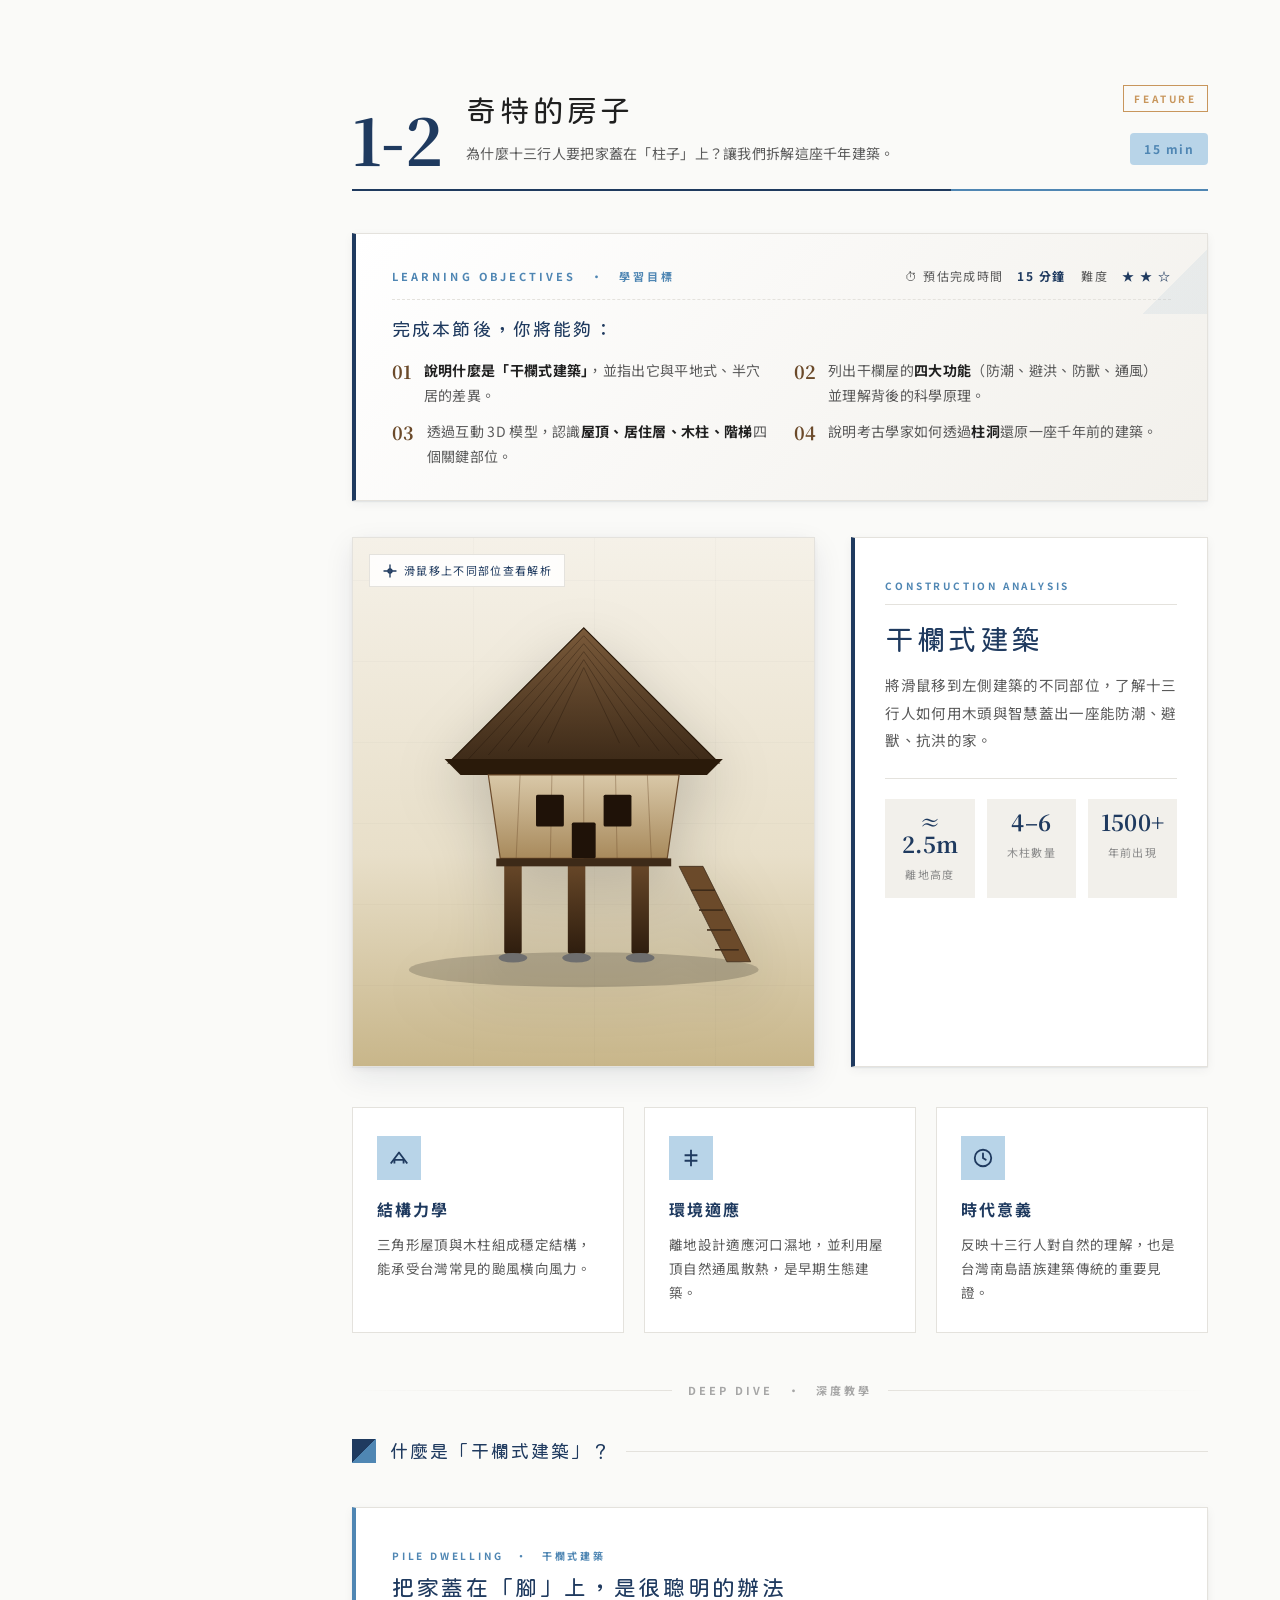
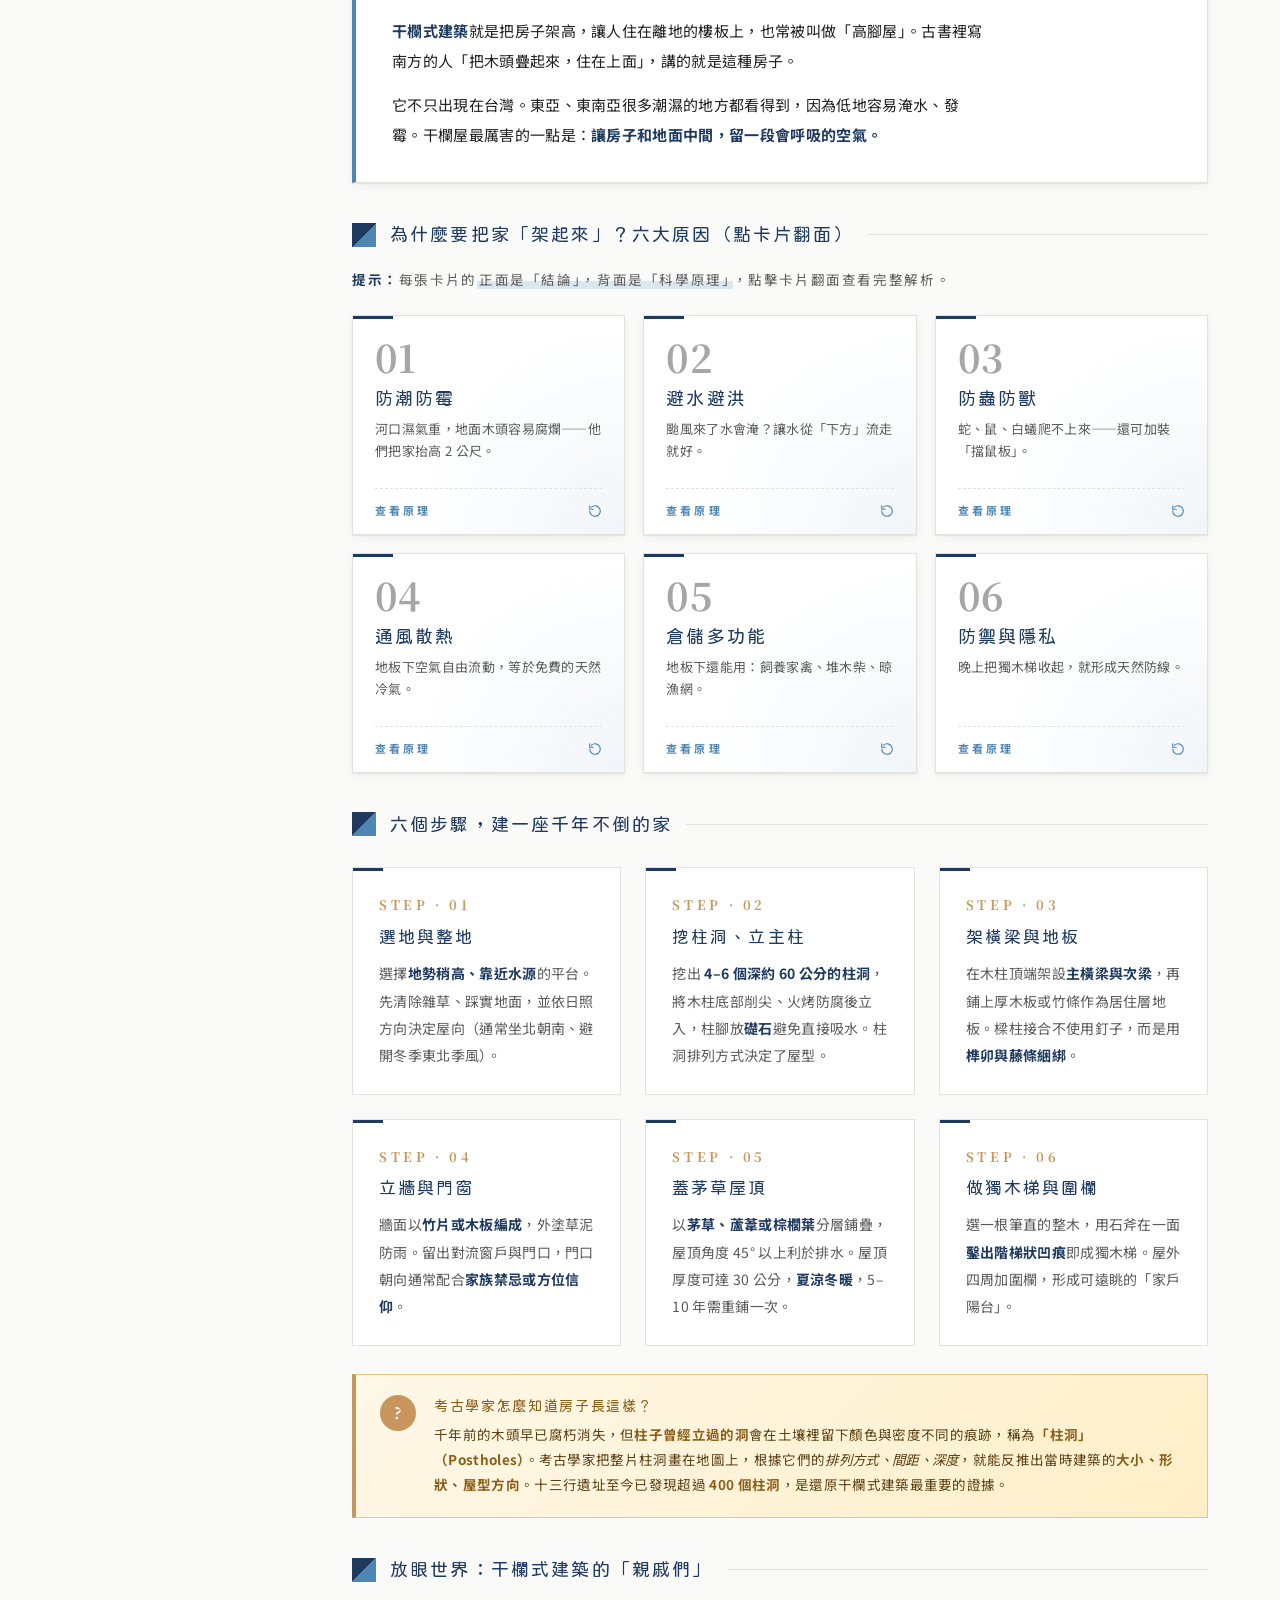
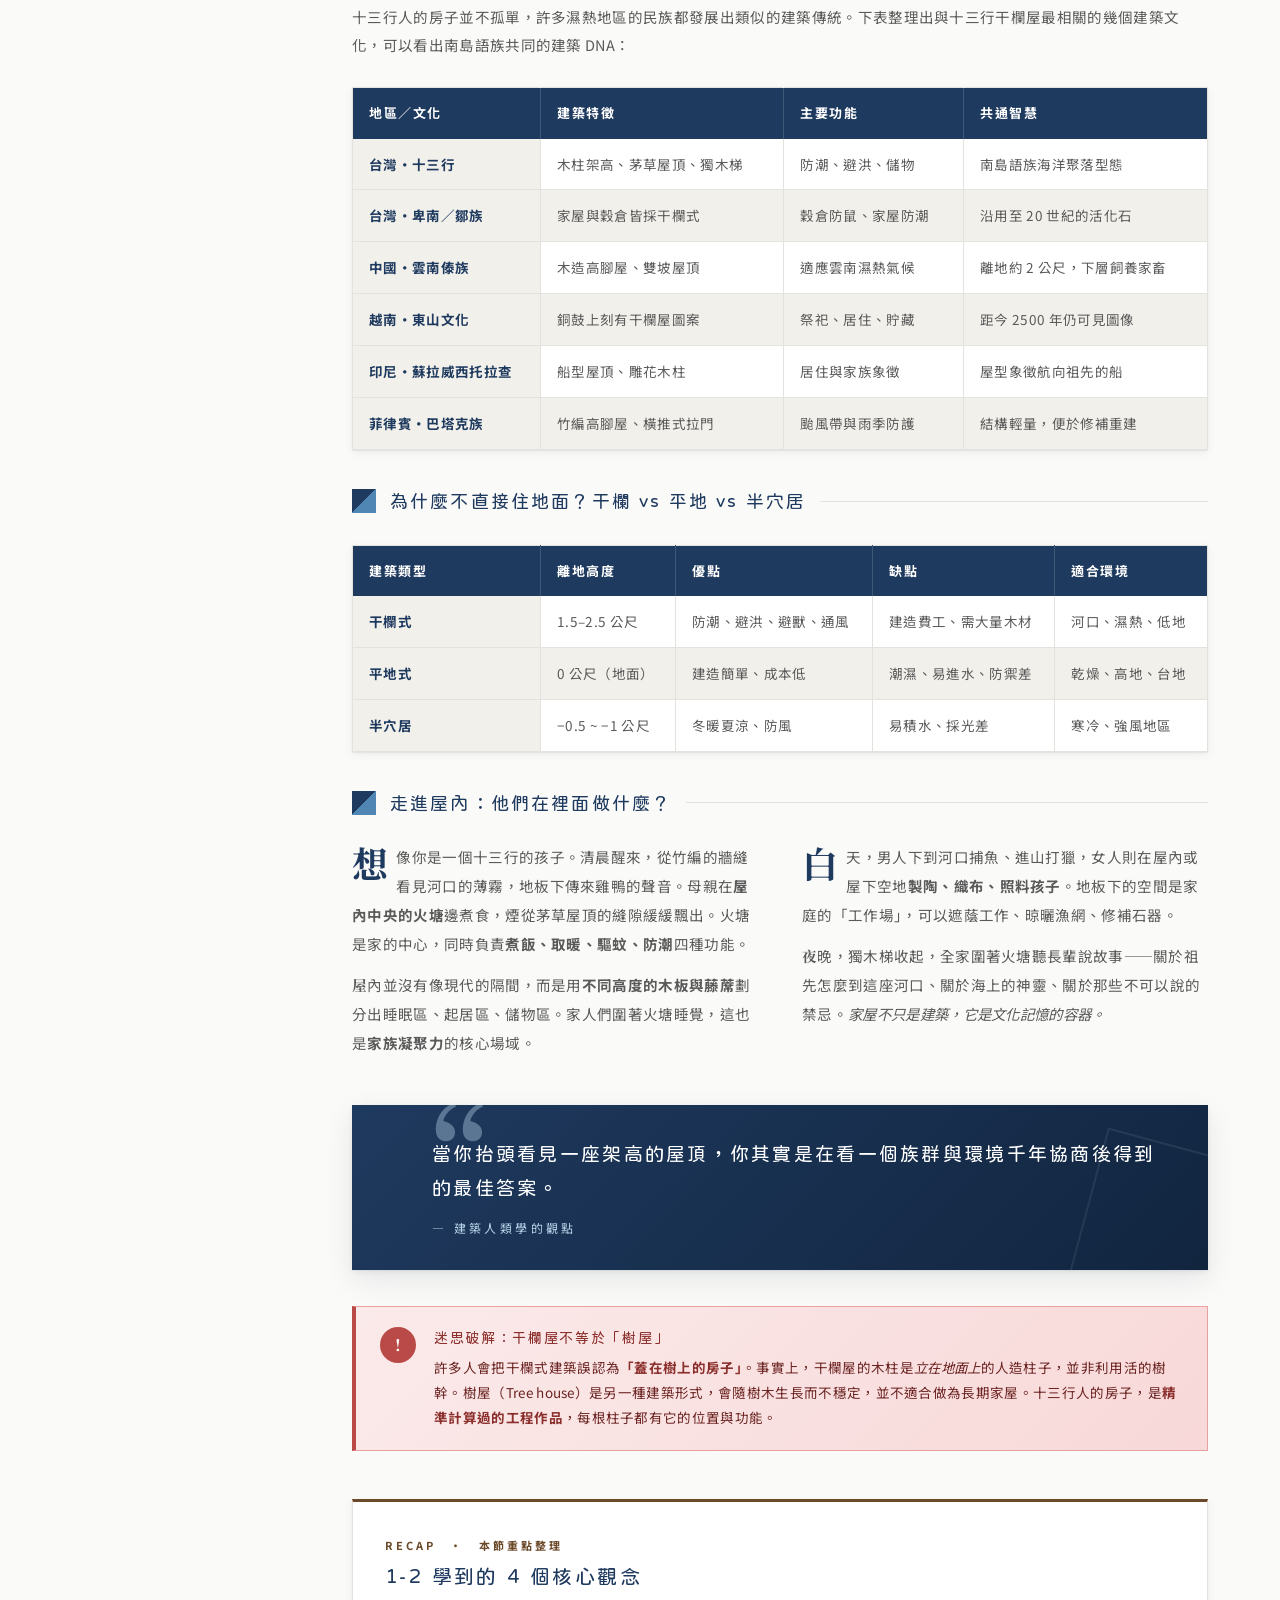
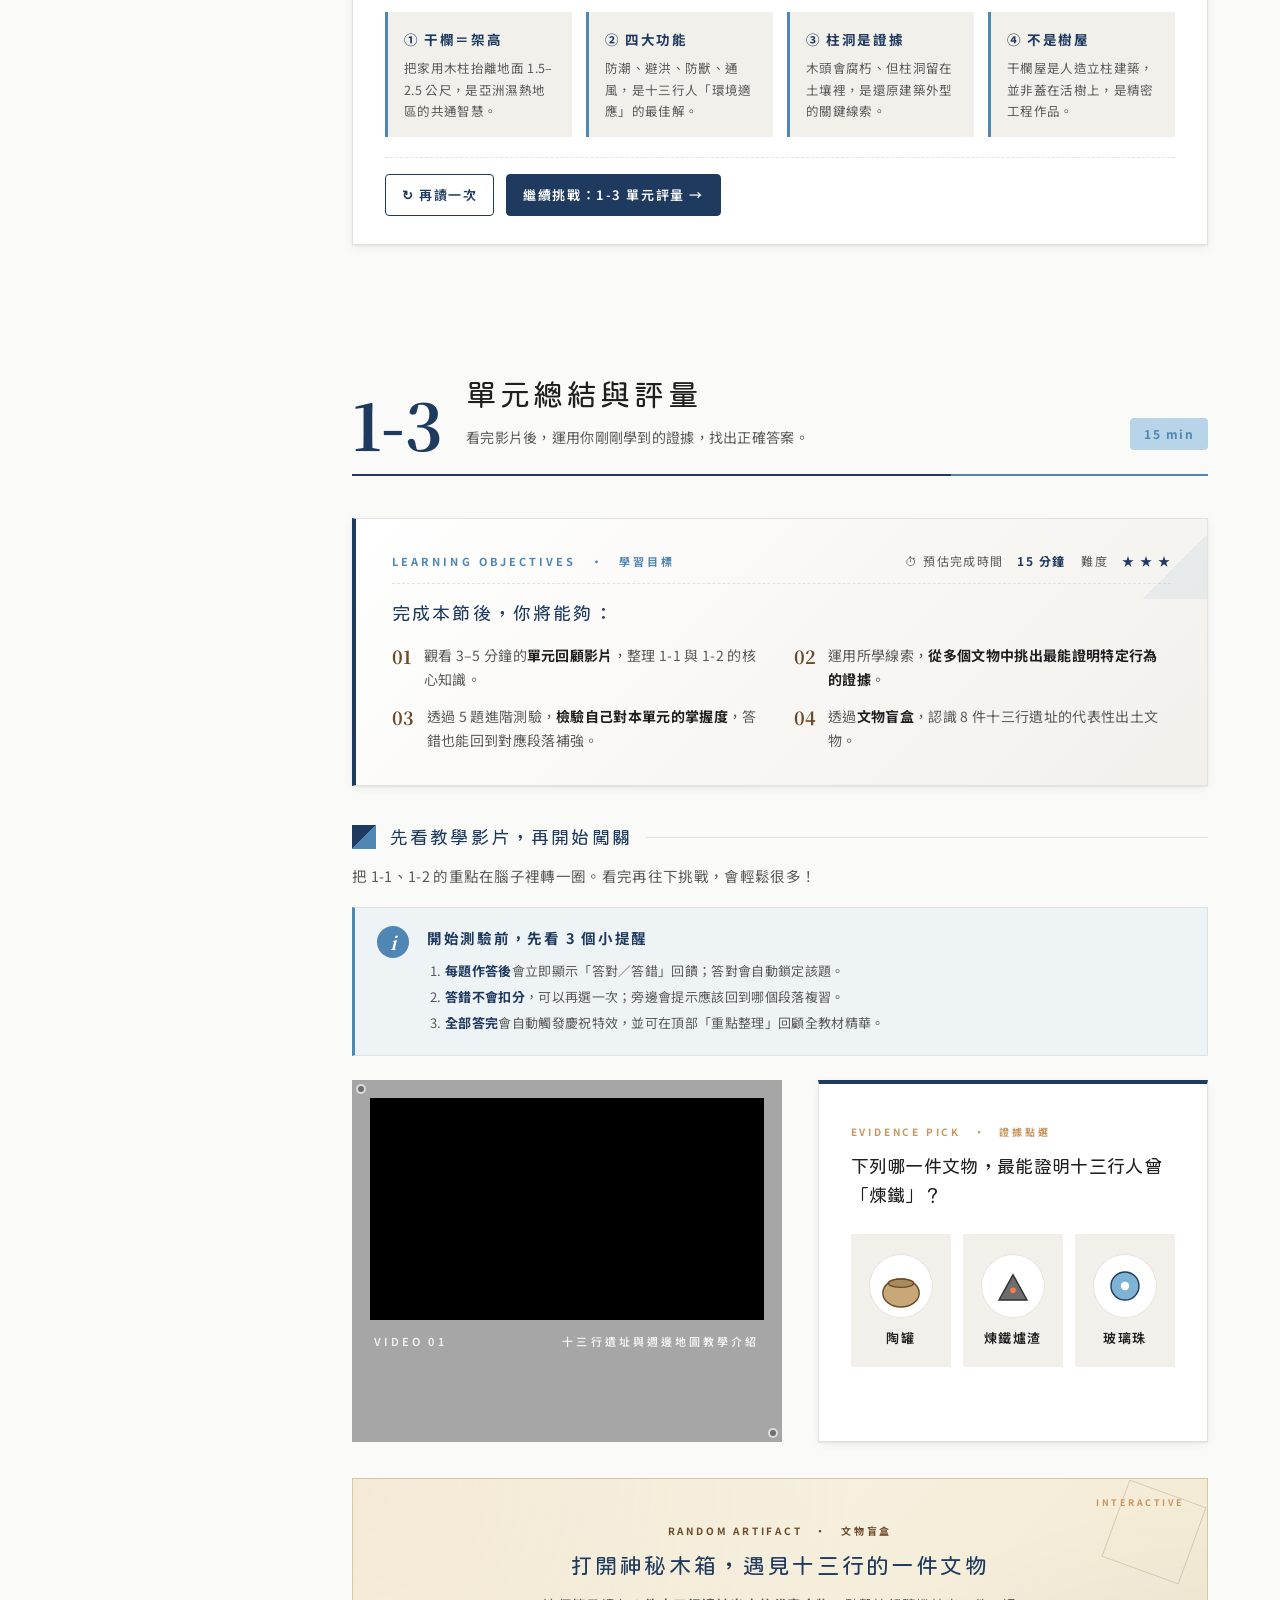
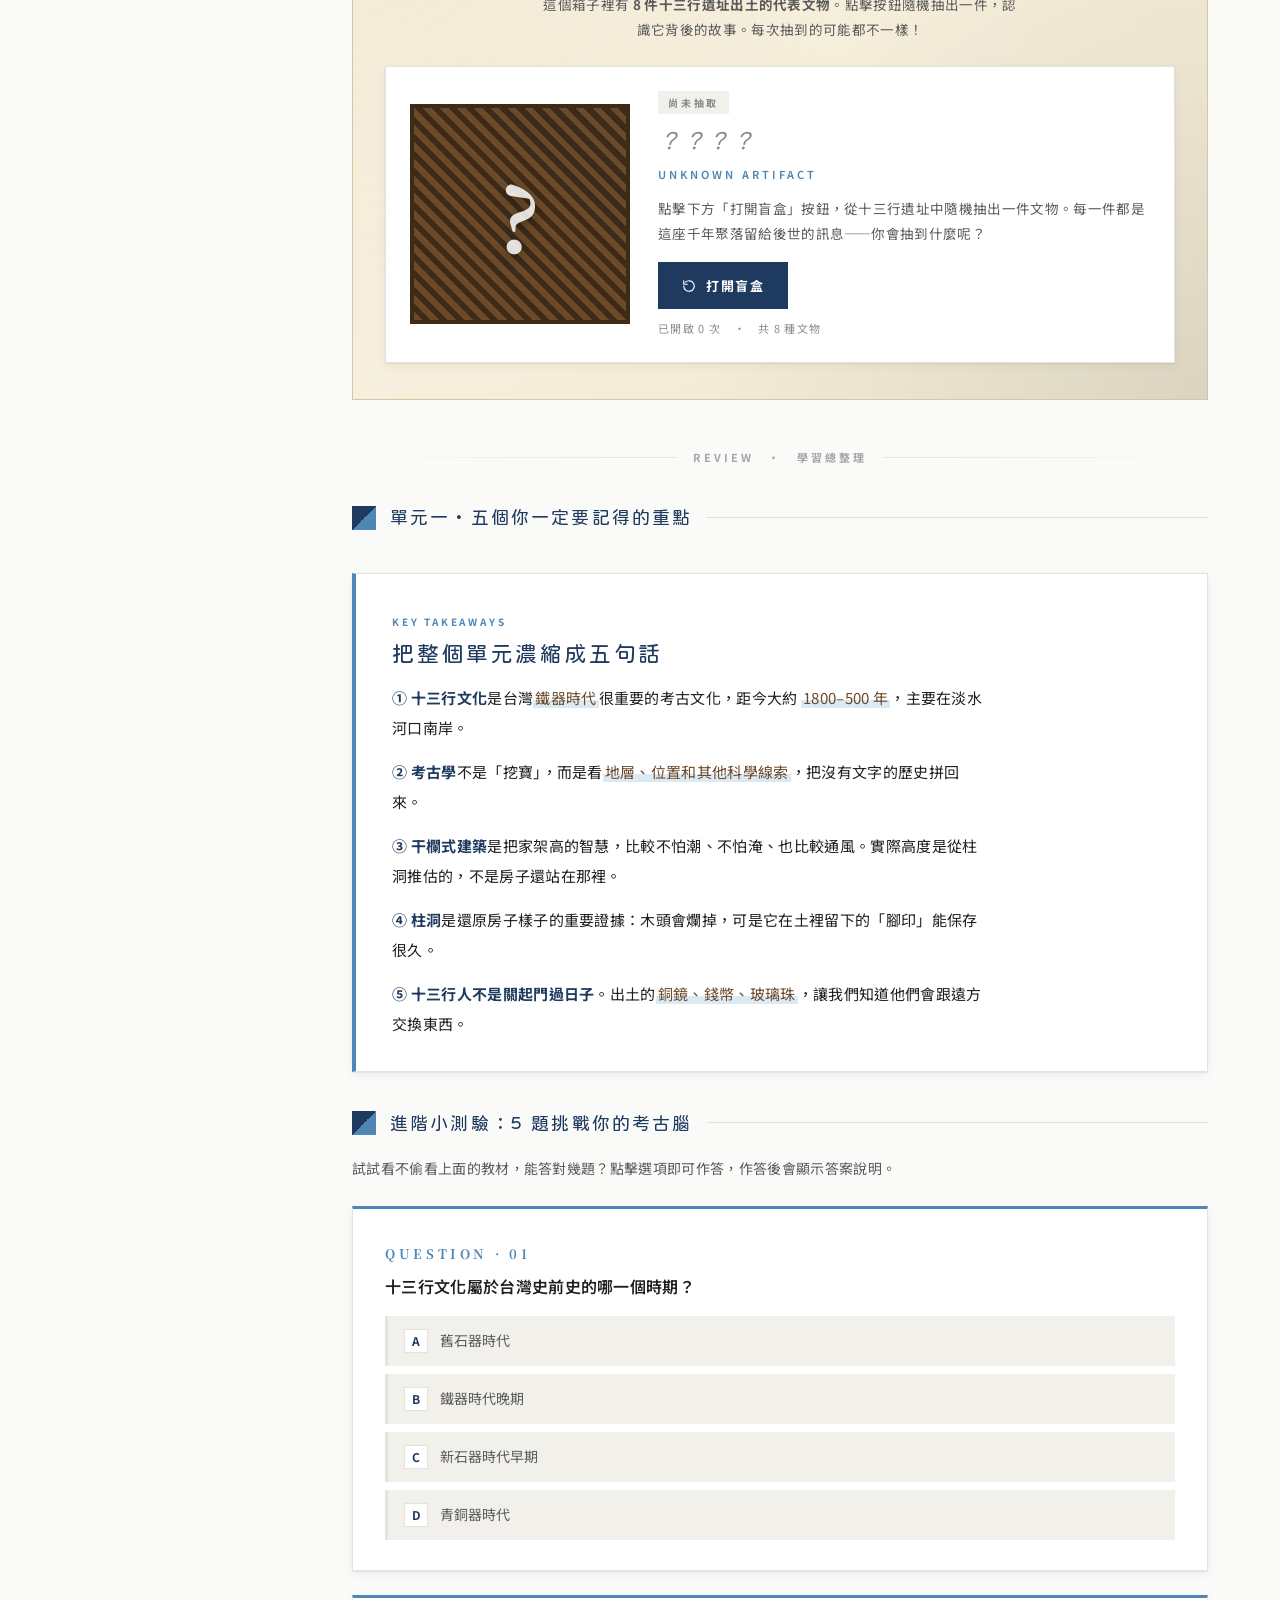
<file: unit1.html>
<!DOCTYPE html>
<html lang="zh-Hant">
<head>
    <meta charset="UTF-8">
    <meta name="viewport" content="width=device-width, initial-scale=1.0">
    <meta name="description" content="十三行行動博物館｜走進臺灣考古現場，認識千年前的史前文化。">
    <title>十三行行動博物館 ｜ Shihsanhang Mobile Museum</title>

    <link rel="preconnect" href="https://fonts.googleapis.com">
    <link rel="preconnect" href="https://fonts.gstatic.com" crossorigin>
    <link href="https://fonts.googleapis.com/css2?family=Huninn&family=Noto+Sans+TC:wght@300;400;500;700;900&family=Noto+Serif+TC:wght@400;600;700&display=swap" rel="stylesheet">

    <link rel="stylesheet" href="css/style.css">
</head>
<body>

    <!-- ===== 頂部品牌列（沿用原本風格，LOGO + 教材名稱 + 右側常駐導覽） ===== -->
    <header class="site-header" role="banner">
        <!-- 左：LOGO + 教材名稱（LOGO 點擊回首頁） -->
        <a href="index.html" class="brand brand--link" id="homeLink" aria-label="回到首頁">
            <span class="brand__mark" aria-hidden="true">
                <svg viewBox="0 0 60 60" width="42" height="42">
                    <polygon points="10,50 30,8 50,50" fill="none" stroke="currentColor" stroke-width="2.5"/>
                    <polygon points="18,50 30,26 42,50" fill="currentColor" opacity="0.85"/>
                    <line x1="6" y1="54" x2="54" y2="54" stroke="currentColor" stroke-width="2"/>
                </svg>
            </span>
            <span class="brand__text">
                <span class="brand__title">十三行行動博物館</span>
                <span class="brand__subtitle">SHIHSANHANG&nbsp;|&nbsp;Mobile Museum of Archaeology</span>
            </span>
        </a>

        <!-- 右：四項常駐選單 -->
        <nav class="top-nav" aria-label="主要導覽">
            <button class="top-nav__link" type="button" data-modal-open="map">課程地圖</button>
            <button class="top-nav__link" type="button" data-modal-open="guide">操作說明</button>
            <button class="top-nav__link" type="button" data-modal-open="recap">重點整理</button>
            <button class="top-nav__link" type="button" data-modal-open="team">製作團隊</button>
        </nav>

        <!-- 頂部超薄進度條（沿用原本側欄進度條的漸層配色） -->
        <div class="header-progress" aria-hidden="true">
            <span class="header-progress__bar" id="headerProgressBar" style="width:0%"></span>
        </div>
    </header>

    <!-- ===== 目前位置 / 麵包屑工具列（薄薄一條，沿用既有 line/indigo） ===== -->
    <div class="locator" id="locator" aria-label="目前位置">
        <div class="locator__inner">
            <div class="locator__left">
                <span class="locator__dot" aria-hidden="true"></span>
                <span class="locator__path" id="locatorPath">單元一　·　初識十三行　／　1-1 我們的考古日記</span>
            </div>
            <div class="locator__right">
                <span class="locator__progress-text" id="locatorProgress">學習進度 0%</span>
                <button type="button" class="locator__quick" data-modal-open="map" aria-label="開啟課程地圖快速切換">快速切換單元</button>
            </div>
        </div>
    </div>

    <!-- ===== 主版型：側邊欄 + 內容 ===== -->
    <div class="layout">
        <aside class="sidebar" aria-label="單元導覽">
            <div class="sidebar__head">
                <span class="sidebar__eyebrow">UNIT NAVIGATION</span>
                <h2 class="sidebar__title">學習單元</h2>
                <div class="sidebar__rule" aria-hidden="true"></div>
            </div>

            <ul class="unit-list" role="list">
                <li class="unit-item is-active" data-unit="1">
                    <button class="unit-item__btn" type="button" aria-current="page" data-unit-target="#unit-1">
                        <span class="unit-item__no">01</span>
                        <span class="unit-item__body">
                            <span class="unit-item__name">初識十三行</span>
                            <span class="unit-item__desc">考古現場・建築・信仰</span>
                        </span>
                        <span class="unit-item__status" aria-hidden="true">●</span>
                    </button>
                    <ul class="sub-list" role="list">
                        <li><a href="#sub-1-1" class="sub-link is-current">1-1　我們的考古日記</a></li>
                        <li><a href="#sub-1-2" class="sub-link">1-2　奇特的房子</a></li>
                        <li><a href="#sub-1-3" class="sub-link">1-3　單元總結與評量</a></li>
                    </ul>
                </li>

                <li class="unit-item" data-unit="2">
                    <button class="unit-item__btn" type="button" data-unit-target="unit2.html">
                        <span class="unit-item__no">02</span>
                        <span class="unit-item__body">
                            <span class="unit-item__name">工藝大挑戰</span>
                            <span class="unit-item__desc">陶器・煉鐵・玻璃珠</span>
                        </span>
                        <span class="unit-item__status" aria-hidden="true">●</span>
                    </button>
                    <ul class="sub-list" role="list">
                        <li><a href="unit2.html#sub-2-1" class="sub-link">2-1　陶器的奧秘</a></li>
                        <li><a href="unit2.html#sub-2-2" class="sub-link">2-2　煉鐵高手</a></li>
                        <li><a href="unit2.html#sub-2-3" class="sub-link">2-3　小小玻璃珠</a></li>
                        <li><a href="unit2.html#sub-2-4" class="sub-link">2-4　單元總結與評量</a></li>
                    </ul>
                </li>

                <li class="unit-item" data-unit="3">
                    <button class="unit-item__btn" type="button" data-unit-target="unit3.html">
                        <span class="unit-item__no">03</span>
                        <span class="unit-item__body">
                            <span class="unit-item__name">社會與信仰</span>
                            <span class="unit-item__desc">墓葬・人面陶罐・儀式</span>
                        </span>
                        <span class="unit-item__status" aria-hidden="true">●</span>
                    </button>
                    <ul class="sub-list" role="list">
                        <li><a href="unit3.html#sub-3-1" class="sub-link">3-1　墓葬的祕密</a></li>
                        <li><a href="unit3.html#sub-3-2" class="sub-link">3-2　人面陶罐</a></li>
                        <li><a href="unit3.html#sub-3-3" class="sub-link">3-3　信仰與儀式</a></li>
                        <li><a href="unit3.html#sub-3-4" class="sub-link">3-4　單元總結與評量</a></li>
                    </ul>
                </li>
            </ul>

            <div class="sidebar__progress">
                <div class="progress-label">
                    <span>學習進度</span>
                    <span class="progress-percent">0%</span>
                </div>
                <div class="progress-bar"><span style="width:0%"></span></div>
            </div>
        </aside>

        <!-- ===== 主要內容區 ===== -->
        <main class="content" id="main">
            <span id="top" tabindex="-1" aria-hidden="true"></span>

            <!-- 區塊：單元標頭 -->
            <section class="unit-hero" id="unit-1" aria-labelledby="unit-1-title">
                <div class="unit-hero__crumbs">
                    <a href="index.html">行動展廳</a><span>／</span><a href="#unit-1">單元一</a><span>／</span><span>初識十三行</span>
                </div>
                <div class="unit-hero__grid">
                    <div class="unit-hero__copy">
                        <span class="unit-hero__eyebrow">UNIT 01　・　初識十三行</span>
                        <h1 id="unit-1-title" class="unit-hero__title">走進<em>淡水河口</em>的<br>千年聚落</h1>
                        <p class="unit-hero__lead">
                            從一處被遺忘的考古遺址出發，認識十三行人的生活環境、獨特建築與信仰世界。本單元包含三個子主題，預計學習時間 <b>40 分鐘</b>。
                        </p>
                        <div class="unit-hero__meta">
                            <span class="chip">年級｜國小高年級</span>
                            <span class="chip">領域｜社會・自然</span>
                            <span class="chip">時長｜40 分</span>
                        </div>
                    </div>
                    <div class="unit-hero__visual" aria-hidden="true">
                        <div class="hero-stack">
                            <div class="hero-stack__slab hero-stack__slab--1"></div>
                            <div class="hero-stack__slab hero-stack__slab--2"></div>
                            <div class="hero-stack__slab hero-stack__slab--3"></div>
                            <div class="hero-stack__sun"></div>
                        </div>
                    </div>
                </div>
            </section>

            <!-- ===== 子單元 1-1：我們的考古日記 ===== -->
            <section id="sub-1-1" class="sub-section" aria-labelledby="sub-1-1-title">
                <header class="sub-section__head">
                    <span class="sub-section__index">1-1</span>
                    <div>
                        <h2 id="sub-1-1-title" class="sub-section__title">我們的考古日記</h2>
                        <p class="sub-section__sub">按下「時光之旅」或拖曳滑桿，看見淡水河口千年來的地景變遷。</p>
                    </div>
                    <span class="sub-section__time">10 min</span>
                </header>

                <!-- 本單元學習目標 + 預估時間 -->
                <div class="objectives" aria-label="本單元學習目標">
                    <div class="objectives__head">
                        <span class="objectives__eyebrow">LEARNING OBJECTIVES　·　學習目標</span>
                        <div class="objectives__meta">
                            <span class="objectives__time">⏱ 預估完成時間　<b>10 分鐘</b></span>
                            <span class="objectives__level">難度　<b>★ ☆ ☆</b></span>
                        </div>
                    </div>
                    <h3 class="objectives__title">完成本節後，你將能夠：</h3>
                    <ul class="objectives__list">
                        <li><span class="objectives__num">01</span><div><b>說明考古學是什麼</b>，以及它與「挖寶」的差別。</div></li>
                        <li><span class="objectives__num">02</span><div><b>認識十三行遺址的位置與發現故事</b>，理解羅盤事件與遺址命名來源。</div></li>
                        <li><span class="objectives__num">03</span><div>透過時光地圖滑桿，<b>比較淡水河口在史前、清領、日治、現代的地景差異</b>。</div></li>
                        <li><span class="objectives__num">04</span><div>列舉至少 <b>3 種考古學家的工具</b>，並說明它們的功能。</div></li>
                    </ul>
                </div>

                <div class="map-frame skeleton" data-skeleton="map">
                    <svg class="estuary-map" id="estuaryMap" viewBox="0 0 800 460" role="img" aria-label="淡水河口時光地圖（向南遠眺）">
                        <defs>
                            <linearGradient id="skyGrad" x1="0" y1="0" x2="0" y2="1">
                                <stop id="skyStop1" offset="0%" stop-color="#A8C8E8"/>
                                <stop id="skyStop2" offset="100%" stop-color="#D8E5F0"/>
                            </linearGradient>
                            <linearGradient id="waterGrad" x1="0" y1="0" x2="0" y2="1">
                                <stop id="waterStop1" offset="0%" stop-color="#5A8DBA"/>
                                <stop id="waterStop2" offset="100%" stop-color="#2E5E80"/>
                            </linearGradient>
                            <linearGradient id="landGrad" x1="0" y1="0" x2="0" y2="1">
                                <stop id="landStop1" offset="0%" stop-color="#C8C2B5"/>
                                <stop id="landStop2" offset="100%" stop-color="#9A968A"/>
                            </linearGradient>
                            <linearGradient id="mtnGrad" x1="0" y1="0" x2="0" y2="1">
                                <stop id="mtnStop1" offset="0%" stop-color="#88927A"/>
                                <stop id="mtnStop2" offset="100%" stop-color="#4A5340"/>
                            </linearGradient>
                            <pattern id="waveTex" patternUnits="userSpaceOnUse" width="42" height="6">
                                <path d="M0,3 Q10.5,0 21,3 T42,3" fill="none" stroke="#fff" stroke-width="0.6" opacity="0.18"/>
                            </pattern>
                            <pattern id="hatch" patternUnits="userSpaceOnUse" width="8" height="8" patternTransform="rotate(35)">
                                <line x1="0" y1="0" x2="0" y2="8" stroke="#A6A6A6" stroke-width="0.5" opacity="0.3"/>
                            </pattern>
                            <radialGradient id="sunGlow" cx="50%" cy="50%" r="50%">
                                <stop offset="0%" stop-color="#FFE066" stop-opacity="0.6"/>
                                <stop offset="100%" stop-color="#FFE066" stop-opacity="0"/>
                            </radialGradient>
                        </defs>

                        <!-- 紙質紋理底 -->
                        <rect x="0" y="0" width="800" height="460" fill="url(#hatch)" opacity="0.3"/>

                        <!-- 天空 -->
                        <rect class="sky-bg" x="0" y="0" width="800" height="240" fill="url(#skyGrad)"/>

                        <!-- 雲彩（所有時代皆可見） -->
                        <g class="clouds" fill="#fff">
                            <ellipse cx="130" cy="50" rx="32" ry="7" opacity="0.7"/>
                            <ellipse cx="160" cy="46" rx="18" ry="5" opacity="0.7"/>
                            <ellipse cx="440" cy="40" rx="40" ry="8" opacity="0.65"/>
                            <ellipse cx="478" cy="36" rx="20" ry="5" opacity="0.65"/>
                            <ellipse cx="640" cy="80" rx="32" ry="7" opacity="0.6"/>
                            <ellipse cx="666" cy="74" rx="16" ry="5" opacity="0.6"/>
                        </g>

                        <!-- ===== 觀音山（南岸 八里 代表性山岳，常駐顯示） ===== -->
                        <g class="mountain-group">
                            <!-- 主山體 -->
                            <path d="M0,240 L30,210 L70,175 L115,135 L155,95 L200,70 L240,90 L280,125 L325,160 L365,190 L405,215 L450,235 L495,240 Z"
                                  fill="url(#mtnGrad)" stroke="#4A5340" stroke-width="1" stroke-linejoin="round"/>
                            <!-- 主峰高光（向陽面） -->
                            <path d="M115,135 L155,95 L200,70 L240,90"
                                  fill="none" stroke="rgba(255,255,255,0.34)" stroke-width="2.5" stroke-linejoin="round"/>
                            <path d="M30,210 L70,175 L115,135"
                                  fill="none" stroke="rgba(255,255,255,0.2)" stroke-width="1.5" stroke-linejoin="round"/>
                            <path d="M280,125 L325,160 L365,190"
                                  fill="none" stroke="rgba(255,255,255,0.15)" stroke-width="1.2"/>
                            <!-- 背陽面陰影 -->
                            <path d="M200,70 L240,90 L280,125 L325,160 L365,190 L405,215 L450,235 L495,240 L200,240 Z"
                                  fill="rgba(0,0,0,0.13)"/>
                            <!-- 雲帶 -->
                            <ellipse cx="172" cy="135" rx="58" ry="5" fill="#fff" opacity="0.55"/>
                            <ellipse cx="290" cy="160" rx="40" ry="4" fill="#fff" opacity="0.4"/>
                            <!-- 高度標示 -->
                            <text x="200" y="62" text-anchor="middle" font-size="9" fill="#3D4530" font-weight="700" opacity="0.7">▲ 612m</text>
                            <!-- 副峰 -->
                            <path d="M495,240 L530,210 L575,225 L615,238 L640,240 Z"
                                  fill="url(#mtnGrad)" stroke="#4A5340" stroke-width="0.8" stroke-linejoin="round" opacity="0.85"/>
                            <path d="M530,210 L575,225"
                                  fill="none" stroke="rgba(255,255,255,0.22)" stroke-width="1.5"/>
                            <!-- 飛鷹（觀音山上，所有時代可見） -->
                            <g class="mountain-eagles" fill="none" stroke="#1F1F1F" stroke-width="1.4" stroke-linecap="round">
                                <path d="M180,85 Q185,81 190,85 Q195,81 200,85"/>
                                <path d="M252,55 Q257,51 262,55 Q267,51 272,55"/>
                            </g>
                        </g>

                        <!-- ===== 南岸 (八里) 平地（觀音山以外的可用海岸） ===== -->
                        <path class="land-south"
                              d="M0,240 Q120,247 240,242 Q360,238 480,245 Q560,250 640,243 Q720,238 800,242 L800,290 Q700,293 600,290 Q500,287 400,292 Q300,295 200,290 Q100,287 0,290 Z"
                              fill="url(#landGrad)" stroke="#9A968A" stroke-width="0.8"/>
                        <path d="M0,288 Q120,290 240,287 Q360,285 480,290 Q560,292 640,289 Q720,287 800,288"
                              fill="none" stroke="#fff" stroke-width="0.6" opacity="0.4"/>

                        <!-- ===== 淡水河 主水域 ===== -->
                        <path class="water-river"
                              d="M0,290 Q100,295 200,290 Q300,295 400,292 Q500,287 600,290 Q700,293 800,290 L800,395 Q700,398 600,395 Q500,392 400,397 Q300,400 200,395 Q100,392 0,398 Z"
                              fill="url(#waterGrad)"/>
                        <rect x="0" y="290" width="620" height="108" fill="url(#waveTex)" opacity="0.6"/>

                        <!-- ===== 出海口（右側擴張的海域） ===== -->
                        <path class="water-sea"
                              d="M620,243 L800,242 L800,460 L620,460 Z"
                              fill="url(#waterGrad)" opacity="0.94"/>
                        <rect x="620" y="240" width="180" height="220" fill="url(#waveTex)" opacity="0.5"/>

                        <!-- ===== 北岸 (淡水) 前景陸地 ===== -->
                        <path class="land-north"
                              d="M0,395 Q100,393 200,396 Q300,399 400,397 Q500,395 600,396 Q700,397 800,395 L800,460 L0,460 Z"
                              fill="url(#landGrad)" stroke="#9A968A" stroke-width="0.8"/>
                        <path d="M0,395 Q100,393 200,396 Q300,399 400,397 Q500,395 600,396 Q700,397 800,395"
                              fill="none" stroke="#fff" stroke-width="0.6" opacity="0.4"/>

                        <!-- ====================================================
                             === 史前（PREHISTORIC）======================
                             ==================================================== -->
                        <g class="era-layer" data-era="prehistoric" opacity="0">
                            <!-- 觀音山上的密林 -->
                            <g class="forest-mountain" fill="#2E4220">
                                <circle cx="55" cy="220" r="6"/>
                                <circle cx="90" cy="195" r="7"/>
                                <circle cx="120" cy="160" r="6"/>
                                <circle cx="155" cy="125" r="6"/>
                                <circle cx="195" cy="95" r="5"/>
                                <circle cx="235" cy="110" r="6"/>
                                <circle cx="280" cy="150" r="6"/>
                                <circle cx="325" cy="180" r="6"/>
                                <circle cx="365" cy="205" r="7"/>
                                <circle cx="410" cy="225" r="6"/>
                                <circle cx="450" cy="232" r="5"/>
                            </g>
                            <g fill="#3A5028">
                                <circle cx="70" cy="210" r="5"/>
                                <circle cx="105" cy="180" r="5"/>
                                <circle cx="140" cy="145" r="5"/>
                                <circle cx="170" cy="115" r="5"/>
                                <circle cx="218" cy="90" r="5"/>
                                <circle cx="258" cy="105" r="6"/>
                                <circle cx="300" cy="140" r="5"/>
                                <circle cx="345" cy="175" r="5"/>
                                <circle cx="390" cy="215" r="5"/>
                                <circle cx="430" cy="230" r="5"/>
                                <circle cx="555" cy="218" r="5"/>
                                <circle cx="590" cy="228" r="5"/>
                            </g>

                            <!-- 南岸河邊紅樹林 -->
                            <g class="mangroves-south" fill="#3F5C3F">
                                <circle cx="450" cy="284" r="4"/>
                                <circle cx="485" cy="288" r="4"/>
                                <circle cx="660" cy="285" r="4"/>
                                <circle cx="690" cy="288" r="4"/>
                                <circle cx="720" cy="285" r="4"/>
                            </g>
                            <!-- 北岸河邊紅樹林 -->
                            <g class="mangroves-north" fill="#3F5C3F">
                                <circle cx="50" cy="398" r="4"/>
                                <circle cx="90" cy="395" r="4"/>
                                <circle cx="320" cy="397" r="4"/>
                                <circle cx="360" cy="394" r="4"/>
                                <circle cx="560" cy="396" r="4"/>
                                <circle cx="600" cy="394" r="4"/>
                            </g>

                            <!-- ⭐ 南岸八里：十三行 干欄式聚落 -->
                            <g class="pre-village" transform="translate(540, 270)">
                                <g class="pile-hut">
                                    <line x1="-13" y1="-2" x2="-13" y2="6" stroke="#3A2A0A" stroke-width="2"/>
                                    <line x1="-5"  y1="-2" x2="-5"  y2="6" stroke="#3A2A0A" stroke-width="2"/>
                                    <line x1="5"   y1="-2" x2="5"   y2="6" stroke="#3A2A0A" stroke-width="2"/>
                                    <line x1="13"  y1="-2" x2="13"  y2="6" stroke="#3A2A0A" stroke-width="2"/>
                                    <rect x="-15" y="-9" width="30" height="9" fill="#A88A5C" stroke="#5A3A1A" stroke-width="0.8"/>
                                    <polygon points="-17,-9 0,-24 17,-9" fill="#6B4A2A" stroke="#3A2A0A" stroke-width="0.8"/>
                                </g>
                                <g class="pile-hut" transform="translate(-32, 4)">
                                    <line x1="-10" y1="-2" x2="-10" y2="5" stroke="#3A2A0A" stroke-width="1.5"/>
                                    <line x1="-3"  y1="-2" x2="-3"  y2="5" stroke="#3A2A0A" stroke-width="1.5"/>
                                    <line x1="4"   y1="-2" x2="4"   y2="5" stroke="#3A2A0A" stroke-width="1.5"/>
                                    <line x1="10"  y1="-2" x2="10"  y2="5" stroke="#3A2A0A" stroke-width="1.5"/>
                                    <rect x="-12" y="-7" width="24" height="7" fill="#A88A5C" stroke="#5A3A1A" stroke-width="0.6"/>
                                    <polygon points="-13,-7 0,-18 13,-7" fill="#6B4A2A" stroke="#3A2A0A" stroke-width="0.6"/>
                                </g>
                                <g class="pile-hut" transform="translate(40, 6)">
                                    <line x1="-9" y1="-2" x2="-9" y2="4" stroke="#3A2A0A" stroke-width="1.4"/>
                                    <line x1="-2" y1="-2" x2="-2" y2="4" stroke="#3A2A0A" stroke-width="1.4"/>
                                    <line x1="4"  y1="-2" x2="4"  y2="4" stroke="#3A2A0A" stroke-width="1.4"/>
                                    <line x1="10" y1="-2" x2="10" y2="4" stroke="#3A2A0A" stroke-width="1.4"/>
                                    <rect x="-11" y="-6" width="22" height="6" fill="#A88A5C" stroke="#5A3A1A" stroke-width="0.6"/>
                                    <polygon points="-12,-6 -1,-16 11,-6" fill="#6B4A2A" stroke="#3A2A0A" stroke-width="0.6"/>
                                </g>
                                <!-- 火堆 -->
                                <g transform="translate(8, 14)">
                                    <ellipse cx="0" cy="0" rx="4" ry="1.2" fill="#3A2A0A"/>
                                    <path d="M-2,-1 Q0,-6 2,-1" fill="#FF8A45"/>
                                    <path d="M-1,-1 Q0,-4 1,-1" fill="#FFD068"/>
                                </g>
                            </g>

                            <!-- 鹿群（南岸八里） -->
                            <g class="pre-deer" transform="translate(700, 282)">
                                <ellipse cx="0" cy="-3" rx="5" ry="2.2" fill="#A87A4A"/>
                                <line x1="-3" y1="-1" x2="-3" y2="2" stroke="#6B4A2A" stroke-width="1"/>
                                <line x1="-1" y1="-1" x2="-1" y2="2" stroke="#6B4A2A" stroke-width="1"/>
                                <line x1="2"  y1="-1" x2="2"  y2="2" stroke="#6B4A2A" stroke-width="1"/>
                                <line x1="4"  y1="-1" x2="4"  y2="2" stroke="#6B4A2A" stroke-width="1"/>
                                <circle cx="5.5" cy="-5" r="1.7" fill="#A87A4A"/>
                                <line x1="6" y1="-6" x2="7" y2="-8" stroke="#6B4A2A" stroke-width="0.6"/>
                                <line x1="5" y1="-6" x2="4" y2="-8" stroke="#6B4A2A" stroke-width="0.6"/>
                            </g>
                            <g class="pre-deer" transform="translate(420, 285) scale(0.7)">
                                <ellipse cx="0" cy="-3" rx="5" ry="2.2" fill="#8A6438"/>
                                <line x1="-3" y1="-1" x2="-3" y2="2" stroke="#5A3A1A" stroke-width="1"/>
                                <line x1="-1" y1="-1" x2="-1" y2="2" stroke="#5A3A1A" stroke-width="1"/>
                                <line x1="2"  y1="-1" x2="2"  y2="2" stroke="#5A3A1A" stroke-width="1"/>
                                <line x1="4"  y1="-1" x2="4"  y2="2" stroke="#5A3A1A" stroke-width="1"/>
                                <circle cx="5.5" cy="-5" r="1.7" fill="#8A6438"/>
                            </g>

                            <!-- 北岸（淡水）史前環境：稀疏森林 + 凱達格蘭族小聚落 -->
                            <g class="pre-village-north" transform="translate(280, 425)">
                                <g class="pile-hut" transform="scale(0.85)">
                                    <line x1="-10" y1="-2" x2="-10" y2="6" stroke="#3A2A0A" stroke-width="1.8"/>
                                    <line x1="-3"  y1="-2" x2="-3"  y2="6" stroke="#3A2A0A" stroke-width="1.8"/>
                                    <line x1="4"   y1="-2" x2="4"   y2="6" stroke="#3A2A0A" stroke-width="1.8"/>
                                    <line x1="10"  y1="-2" x2="10"  y2="6" stroke="#3A2A0A" stroke-width="1.8"/>
                                    <rect x="-12" y="-8" width="24" height="8" fill="#A88A5C" stroke="#5A3A1A" stroke-width="0.6"/>
                                    <polygon points="-14,-8 0,-20 14,-8" fill="#6B4A2A" stroke="#3A2A0A" stroke-width="0.7"/>
                                </g>
                                <g class="pile-hut" transform="translate(28, 4) scale(0.7)">
                                    <line x1="-9" y1="-2" x2="-9" y2="4" stroke="#3A2A0A" stroke-width="1.4"/>
                                    <line x1="-2" y1="-2" x2="-2" y2="4" stroke="#3A2A0A" stroke-width="1.4"/>
                                    <line x1="4"  y1="-2" x2="4"  y2="4" stroke="#3A2A0A" stroke-width="1.4"/>
                                    <line x1="10" y1="-2" x2="10" y2="4" stroke="#3A2A0A" stroke-width="1.4"/>
                                    <rect x="-11" y="-6" width="22" height="6" fill="#A88A5C" stroke="#5A3A1A" stroke-width="0.5"/>
                                    <polygon points="-12,-6 0,-16 12,-6" fill="#6B4A2A" stroke="#3A2A0A" stroke-width="0.5"/>
                                </g>
                            </g>
                            <!-- 北岸森林 -->
                            <g class="forest-north" fill="#3A5028">
                                <circle cx="80" cy="420" r="5"/>
                                <circle cx="120" cy="425" r="5"/>
                                <circle cx="160" cy="420" r="4"/>
                                <circle cx="450" cy="425" r="5"/>
                                <circle cx="490" cy="422" r="5"/>
                                <circle cx="540" cy="425" r="4"/>
                                <circle cx="600" cy="423" r="5"/>
                                <circle cx="650" cy="425" r="5"/>
                                <circle cx="710" cy="422" r="4"/>
                                <circle cx="750" cy="425" r="5"/>
                            </g>

                            <!-- 河中：獨木舟（考古推測，史前人有水運能力） -->
                            <g class="dugout-canoe" transform="translate(380, 345)">
                                <ellipse cx="0" cy="0" rx="20" ry="4" fill="#4A2F1A" stroke="#2A1A0A" stroke-width="0.7"/>
                                <ellipse cx="0" cy="-1.5" rx="17" ry="2" fill="#6B4A2A"/>
                                <circle cx="-3" cy="-3" r="2" fill="#A88A5C"/>
                                <line x1="0" y1="-3" x2="6" y2="-9" stroke="#3A2A0A" stroke-width="1"/>
                                <rect x="5" y="-10" width="3" height="1.5" fill="#4A2F1A"/>
                            </g>
                            <g class="dugout-canoe" transform="translate(180, 360)">
                                <ellipse cx="0" cy="0" rx="16" ry="3.5" fill="#4A2F1A" stroke="#2A1A0A" stroke-width="0.7"/>
                                <ellipse cx="0" cy="-1.3" rx="13" ry="1.8" fill="#6B4A2A"/>
                            </g>

                            <!-- 飛鳥群（史前） -->
                            <g class="sky-birds" fill="none" stroke="#1F1F1F" stroke-width="1.3" stroke-linecap="round">
                                <path d="M500,90 Q505,86 510,90 Q515,86 520,90"/>
                                <path d="M600,110 Q604,106 608,110 Q612,106 616,110"/>
                                <path d="M680,135 Q684,131 688,135 Q692,131 696,135"/>
                            </g>

                            <!-- 太陽 -->
                            <circle class="era-sun" cx="700" cy="60" r="22" fill="url(#sunGlow)"/>
                            <circle class="era-sun-core" cx="700" cy="60" r="14" fill="#FFE38A"/>

                            <!-- 時代標籤 -->
                            <g class="era-badge" transform="translate(36, 28)">
                                <rect width="120" height="32" fill="rgba(46,66,32,0.88)" rx="2"/>
                                <text x="60" y="14" text-anchor="middle" font-size="8" fill="#fff" letter-spacing="2">PREHISTORIC ERA</text>
                                <text x="60" y="26" text-anchor="middle" font-size="11" fill="#fff" font-weight="700">史前時代</text>
                            </g>
                        </g>

                        <!-- ====================================================
                             === 清領（QING）============================
                             ==================================================== -->
                        <g class="era-layer" data-era="qing" opacity="0">
                            <!-- 觀音山 較稀疏的森林 -->
                            <g class="qing-trees" fill="#5A6840">
                                <circle cx="100" cy="220" r="5"/>
                                <circle cx="140" cy="180" r="5"/>
                                <circle cx="190" cy="120" r="4"/>
                                <circle cx="240" cy="105" r="5"/>
                                <circle cx="290" cy="155" r="5"/>
                                <circle cx="340" cy="190" r="5"/>
                                <circle cx="400" cy="220" r="5"/>
                            </g>
                            <g fill="#6E7848">
                                <circle cx="120" cy="200" r="4"/>
                                <circle cx="170" cy="140" r="4"/>
                                <circle cx="220" cy="100" r="4"/>
                                <circle cx="270" cy="130" r="4"/>
                                <circle cx="320" cy="170" r="4"/>
                            </g>

                            <!-- ⭐ 南岸八里：清代為小型聚落（紅瓦三合院 + 渡船頭） -->
                            <g class="qing-village-bali" transform="translate(620, 268)">
                                <g>
                                    <rect x="-12" y="-7" width="24" height="9" fill="#E8D4A8" stroke="#5A3A1A" stroke-width="0.5"/>
                                    <polygon points="-14,-7 0,-16 14,-7" fill="#A8341F" stroke="#5A2010" stroke-width="0.6"/>
                                    <rect x="-2" y="-2" width="4" height="4" fill="#3D2A18"/>
                                    <rect x="-8" y="-3" width="3" height="3" fill="#3D2A18" opacity="0.7"/>
                                    <rect x="5" y="-3" width="3" height="3" fill="#3D2A18" opacity="0.7"/>
                                </g>
                                <g transform="translate(-22, 1)">
                                    <rect x="-10" y="-6" width="20" height="7" fill="#E8D4A8" stroke="#5A3A1A" stroke-width="0.5"/>
                                    <polygon points="-12,-6 0,-13 12,-6" fill="#A8341F" stroke="#5A2010" stroke-width="0.5"/>
                                </g>
                            </g>
                            <!-- 八里渡船頭 -->
                            <g class="qing-dock-bali">
                                <rect x="498" y="282" width="40" height="6" fill="#6B4A2A" stroke="#3A2A0A" stroke-width="0.6"/>
                                <line x1="504" y1="288" x2="504" y2="293" stroke="#3A2A0A" stroke-width="1.2"/>
                                <line x1="518" y1="288" x2="518" y2="293" stroke="#3A2A0A" stroke-width="1.2"/>
                                <line x1="532" y1="288" x2="532" y2="293" stroke="#3A2A0A" stroke-width="1.2"/>
                            </g>
                            <!-- 八里少量農田 -->
                            <g class="qing-fields-bali">
                                <g transform="translate(680, 270)">
                                    <rect width="60" height="14" fill="#B5BD78" stroke="#8A9050" stroke-width="0.6"/>
                                    <line x1="0" y1="5" x2="60" y2="5" stroke="#8A9050" stroke-width="0.4"/>
                                    <line x1="0" y1="10" x2="60" y2="10" stroke="#8A9050" stroke-width="0.4"/>
                                    <line x1="20" y1="0" x2="20" y2="14" stroke="#8A9050" stroke-width="0.4"/>
                                    <line x1="40" y1="0" x2="40" y2="14" stroke="#8A9050" stroke-width="0.4"/>
                                </g>
                            </g>

                            <!-- ⭐ 北岸淡水：滬尾老街繁榮（紅磚街屋連棟 + 福佑宮 + 紅毛城） -->
                            <!-- 紅毛城（1644 西班牙建，1867 英租為領事館） -->
                            <g class="qing-redfort" transform="translate(110, 422)">
                                <rect x="-16" y="-22" width="32" height="22" fill="#A8341F" stroke="#5A2010" stroke-width="0.6"/>
                                <rect x="-18" y="-25" width="36" height="4" fill="#5A2010"/>
                                <rect x="-12" y="-17" width="5" height="6" fill="#3D2A18"/>
                                <rect x="-2" y="-17" width="5" height="6" fill="#3D2A18"/>
                                <rect x="8" y="-17" width="5" height="6" fill="#3D2A18"/>
                                <rect x="-3" y="-7" width="6" height="7" fill="#1A0A0A"/>
                                <line x1="0" y1="-25" x2="0" y2="-32" stroke="#3A2A0A" stroke-width="0.8"/>
                                <rect x="0" y="-32" width="8" height="3.5" fill="#1F3A5F"/>
                            </g>
                            <!-- 福佑宮（1796 媽祖廟） -->
                            <g class="qing-temple" transform="translate(220, 422)">
                                <rect x="-18" y="-15" width="36" height="15" fill="#E8D4A8" stroke="#5A3A1A" stroke-width="0.6"/>
                                <polygon points="-22,-15 0,-26 22,-15" fill="#A8341F" stroke="#5A2010" stroke-width="0.6"/>
                                <path d="M-22,-15 Q-25,-18 -28,-14" fill="none" stroke="#5A2010" stroke-width="0.6"/>
                                <path d="M22,-15 Q25,-18 28,-14" fill="none" stroke="#5A2010" stroke-width="0.6"/>
                                <line x1="0" y1="-26" x2="0" y2="-15" stroke="#5A2010" stroke-width="0.4"/>
                                <rect x="-3" y="-8" width="6" height="8" fill="#5A2010"/>
                                <text x="0" y="-19" text-anchor="middle" font-size="3.5" fill="#FFE066" font-weight="700">福佑宮</text>
                            </g>
                            <!-- 紅磚商業街（滬尾老街） -->
                            <g class="qing-shophouses" transform="translate(380, 425)">
                                <g>
                                    <rect x="-60" y="-18" width="120" height="18" fill="#E8D4A8" stroke="#5A3A1A" stroke-width="0.5"/>
                                    <polygon points="-62,-18 -50,-26 -38,-18" fill="#A8341F" stroke="#5A2010" stroke-width="0.5"/>
                                    <polygon points="-38,-18 -26,-26 -14,-18" fill="#A8341F" stroke="#5A2010" stroke-width="0.5"/>
                                    <polygon points="-14,-18 -2,-26 10,-18" fill="#A8341F" stroke="#5A2010" stroke-width="0.5"/>
                                    <polygon points="10,-18 22,-26 34,-18" fill="#A8341F" stroke="#5A2010" stroke-width="0.5"/>
                                    <polygon points="34,-18 46,-26 58,-18" fill="#A8341F" stroke="#5A2010" stroke-width="0.5"/>
                                    <polygon points="58,-18 62,-26 62,-22" fill="#A8341F"/>
                                </g>
                                <g fill="#3D2A18">
                                    <rect x="-56" y="-12" width="4" height="12"/>
                                    <rect x="-48" y="-12" width="4" height="12"/>
                                    <rect x="-40" y="-12" width="4" height="12"/>
                                    <rect x="-32" y="-12" width="4" height="12"/>
                                    <rect x="-24" y="-12" width="4" height="12"/>
                                    <rect x="-16" y="-12" width="4" height="12"/>
                                    <rect x="-8" y="-12" width="4" height="12"/>
                                    <rect x="0" y="-12" width="4" height="12"/>
                                    <rect x="8" y="-12" width="4" height="12"/>
                                    <rect x="16" y="-12" width="4" height="12"/>
                                    <rect x="24" y="-12" width="4" height="12"/>
                                    <rect x="32" y="-12" width="4" height="12"/>
                                    <rect x="40" y="-12" width="4" height="12"/>
                                    <rect x="48" y="-12" width="4" height="12"/>
                                    <rect x="56" y="-12" width="4" height="12"/>
                                </g>
                                <g transform="translate(0, -32)">
                                    <rect x="-22" y="-3" width="44" height="6" fill="#5A3A1A" stroke="#3A1A0A" stroke-width="0.4"/>
                                    <text x="0" y="1.5" text-anchor="middle" font-size="4.5" fill="#FFE066" font-weight="700">滬尾老街</text>
                                </g>
                            </g>
                            <!-- 滬尾砲台（1886）-->
                            <g class="qing-fort" transform="translate(540, 420)">
                                <rect x="-22" y="-12" width="44" height="12" fill="#7A7568" stroke="#3D3D38" stroke-width="0.6"/>
                                <rect x="-22" y="-16" width="6" height="4" fill="#7A7568"/>
                                <rect x="-12" y="-16" width="6" height="4" fill="#7A7568"/>
                                <rect x="-2" y="-16" width="6" height="4" fill="#7A7568"/>
                                <rect x="8" y="-16" width="6" height="4" fill="#7A7568"/>
                                <rect x="18" y="-16" width="4" height="4" fill="#7A7568"/>
                                <rect x="-3" y="-6" width="6" height="3" fill="#1F1F1F"/>
                            </g>
                            <!-- 漁網晾曬 -->
                            <g class="fishing-net">
                                <line x1="620" y1="412" x2="660" y2="412" stroke="#5A3A1A" stroke-width="0.8"/>
                                <line x1="625" y1="412" x2="625" y2="425" stroke="#5A3A1A" stroke-width="0.5"/>
                                <line x1="640" y1="412" x2="640" y2="425" stroke="#5A3A1A" stroke-width="0.5"/>
                                <line x1="655" y1="412" x2="655" y2="425" stroke="#5A3A1A" stroke-width="0.5"/>
                                <line x1="620" y1="418" x2="660" y2="418" stroke="#5A3A1A" stroke-width="0.4" opacity="0.7"/>
                                <line x1="620" y1="424" x2="660" y2="424" stroke="#5A3A1A" stroke-width="0.4" opacity="0.7"/>
                            </g>

                            <!-- ⭐ 河中：戎克船（清代主力商船） -->
                            <g class="junk-fleet">
                                <g transform="translate(440, 340)">
                                    <path d="M-25,3 Q0,9 25,3 L21,11 L-21,11 Z" fill="#5A3A1A" stroke="#3A2A0A" stroke-width="1"/>
                                    <line x1="0" y1="3" x2="0" y2="-28" stroke="#3A2A0A" stroke-width="1.6"/>
                                    <path d="M0,-28 L0,-2 L20,-4 Z" fill="#E8D4A8" stroke="#5A3A1A" stroke-width="1"/>
                                    <path d="M0,-14 L-14,-12 L0,-2 Z" fill="#D4BC88" stroke="#5A3A1A" stroke-width="0.8"/>
                                    <line x1="2" y1="-25" x2="18" y2="-25" stroke="#5A3A1A" stroke-width="0.4" opacity="0.6"/>
                                    <line x1="3" y1="-20" x2="18" y2="-20" stroke="#5A3A1A" stroke-width="0.4" opacity="0.6"/>
                                    <line x1="4" y1="-15" x2="18" y2="-15" stroke="#5A3A1A" stroke-width="0.4" opacity="0.6"/>
                                    <rect x="-2" y="-32" width="4" height="4" fill="#A8341F"/>
                                </g>
                                <g transform="translate(220, 355)">
                                    <path d="M-18,2 Q0,7 18,2 L15,8 L-15,8 Z" fill="#5A3A1A" stroke="#3A2A0A" stroke-width="1"/>
                                    <line x1="0" y1="2" x2="0" y2="-20" stroke="#3A2A0A" stroke-width="1.3"/>
                                    <path d="M0,-20 L0,-2 L15,-4 Z" fill="#E8D4A8" stroke="#5A3A1A" stroke-width="1"/>
                                </g>
                                <g transform="translate(710, 370)">
                                    <path d="M-16,2 Q0,6 16,2 L13,7 L-13,7 Z" fill="#5A3A1A" stroke="#3A2A0A" stroke-width="1"/>
                                    <line x1="0" y1="2" x2="0" y2="-18" stroke="#3A2A0A" stroke-width="1.2"/>
                                    <path d="M0,-18 L0,-2 L13,-4 Z" fill="#E8D4A8" stroke="#5A3A1A" stroke-width="0.8"/>
                                </g>
                            </g>

                            <!-- 太陽 (金黃午後) -->
                            <circle class="era-sun" cx="700" cy="60" r="20" fill="url(#sunGlow)"/>
                            <circle cx="700" cy="60" r="13" fill="#F5C265"/>

                            <!-- 時代標籤 -->
                            <g class="era-badge" transform="translate(36, 28)">
                                <rect width="120" height="32" fill="rgba(168,52,31,0.88)" rx="2"/>
                                <text x="60" y="14" text-anchor="middle" font-size="8" fill="#fff" letter-spacing="2">QING DYNASTY</text>
                                <text x="60" y="26" text-anchor="middle" font-size="11" fill="#fff" font-weight="700">清領時期</text>
                            </g>
                        </g>

                        <!-- ====================================================
                             === 日治（JAPANESE）========================
                             ==================================================== -->
                        <g class="era-layer" data-era="japanese" opacity="0">
                            <!-- 觀音山採煤遺跡（觀音山日治時期曾有小規模採煤） -->
                            <g class="bali-mining" transform="translate(330, 232)">
                                <ellipse cx="0" cy="0" rx="5" ry="3" fill="#1A1A1A"/>
                                <rect x="-6" y="-3" width="12" height="3" fill="#3A2A0A"/>
                                <line x1="-12" y1="3" x2="20" y2="3" stroke="#3A2A0A" stroke-width="0.6"/>
                                <text x="0" y="-7" text-anchor="middle" font-size="5" fill="#3A2A0A" font-weight="700" opacity="0.7">煤礦</text>
                            </g>

                            <!-- ⭐ 南岸八里：渡船頭 + 紅磚民居（少量發展） -->
                            <g class="bali-ferry-jp">
                                <rect x="500" y="282" width="44" height="5" fill="#6B4A2A" stroke="#3A2A0A" stroke-width="0.5"/>
                                <line x1="506" y1="287" x2="506" y2="293" stroke="#3A2A0A" stroke-width="1.2"/>
                                <line x1="520" y1="287" x2="520" y2="293" stroke="#3A2A0A" stroke-width="1.2"/>
                                <line x1="534" y1="287" x2="534" y2="293" stroke="#3A2A0A" stroke-width="1.2"/>
                            </g>
                            <g class="bali-house-jp" transform="translate(620, 268)">
                                <rect x="-12" y="-8" width="24" height="9" fill="#D8C8A8" stroke="#5A3A1A" stroke-width="0.5"/>
                                <polygon points="-14,-8 0,-16 14,-8" fill="#A8341F" stroke="#5A2010" stroke-width="0.5"/>
                                <rect x="-2" y="-3" width="4" height="4" fill="#3D2A18"/>
                            </g>
                            <g class="bali-house-jp" transform="translate(680, 270)">
                                <rect x="-10" y="-6" width="20" height="7" fill="#D8C8A8" stroke="#5A3A1A" stroke-width="0.5"/>
                                <polygon points="-12,-6 0,-13 12,-6" fill="#A8341F" stroke="#5A2010" stroke-width="0.5"/>
                            </g>
                            <g class="bali-house-jp" transform="translate(720, 271)">
                                <rect x="-8" y="-5" width="16" height="6" fill="#D8C8A8" stroke="#5A3A1A" stroke-width="0.4"/>
                                <polygon points="-10,-5 0,-11 10,-5" fill="#A8341F" stroke="#5A2010" stroke-width="0.4"/>
                            </g>

                            <!-- ⭐⭐ 北岸淡水：北淡線鐵路（1901 年通車，歷史正確！） -->
                            <g class="rail-track">
                                <line x1="0" y1="436" x2="800" y2="436" stroke="#3D2A18" stroke-width="1.6"/>
                                <line x1="0" y1="441" x2="800" y2="441" stroke="#3D2A18" stroke-width="1.6"/>
                                <g stroke="#5A3A1A" stroke-width="1.5" stroke-linecap="round">
                                    <line x1="15" y1="434" x2="15" y2="443"/>
                                    <line x1="50" y1="434" x2="50" y2="443"/>
                                    <line x1="85" y1="434" x2="85" y2="443"/>
                                    <line x1="120" y1="434" x2="120" y2="443"/>
                                    <line x1="155" y1="434" x2="155" y2="443"/>
                                    <line x1="190" y1="434" x2="190" y2="443"/>
                                    <line x1="225" y1="434" x2="225" y2="443"/>
                                    <line x1="260" y1="434" x2="260" y2="443"/>
                                    <line x1="295" y1="434" x2="295" y2="443"/>
                                    <line x1="330" y1="434" x2="330" y2="443"/>
                                    <line x1="365" y1="434" x2="365" y2="443"/>
                                    <line x1="400" y1="434" x2="400" y2="443"/>
                                    <line x1="435" y1="434" x2="435" y2="443"/>
                                    <line x1="470" y1="434" x2="470" y2="443"/>
                                    <line x1="505" y1="434" x2="505" y2="443"/>
                                    <line x1="540" y1="434" x2="540" y2="443"/>
                                    <line x1="575" y1="434" x2="575" y2="443"/>
                                    <line x1="610" y1="434" x2="610" y2="443"/>
                                    <line x1="645" y1="434" x2="645" y2="443"/>
                                    <line x1="680" y1="434" x2="680" y2="443"/>
                                    <line x1="715" y1="434" x2="715" y2="443"/>
                                    <line x1="750" y1="434" x2="750" y2="443"/>
                                    <line x1="785" y1="434" x2="785" y2="443"/>
                                </g>
                            </g>
                            <!-- 蒸汽火車（北岸淡水） -->
                            <g class="steam-train" transform="translate(380, 425)">
                                <rect x="-50" y="-12" width="30" height="14" fill="#3A4248" stroke="#1A1F22" stroke-width="0.8"/>
                                <rect x="-46" y="-9" width="5" height="5" fill="#9DCFEF"/>
                                <rect x="-38" y="-9" width="5" height="5" fill="#9DCFEF"/>
                                <rect x="-30" y="-9" width="5" height="5" fill="#9DCFEF"/>
                                <rect x="-20" y="-15" width="32" height="17" fill="#1A1F22" stroke="#000" stroke-width="0.8"/>
                                <rect x="-25" y="-9" width="6" height="11" fill="#3A4248"/>
                                <rect x="-20" y="-22" width="14" height="9" fill="#3A4248"/>
                                <rect x="-2" y="-22" width="6" height="9" fill="#1A1F22"/>
                                <rect x="11" y="-9" width="2" height="6" fill="#5A6068"/>
                                <g class="steam">
                                    <ellipse cx="2" cy="-28" rx="5" ry="3" fill="#D8D8D8" opacity="0.85"/>
                                    <ellipse cx="-3" cy="-34" rx="6" ry="4" fill="#C8C8C8" opacity="0.75"/>
                                    <ellipse cx="-10" cy="-41" rx="7" ry="5" fill="#B8B8B8" opacity="0.65"/>
                                    <ellipse cx="-18" cy="-46" rx="8" ry="5" fill="#A8A8A8" opacity="0.55"/>
                                </g>
                                <circle cx="-40" cy="4" r="3" fill="#1A1F22"/>
                                <circle cx="-28" cy="4" r="3" fill="#1A1F22"/>
                                <circle cx="-12" cy="4" r="4" fill="#1A1F22"/>
                                <circle cx="3" cy="4" r="4" fill="#1A1F22"/>
                                <circle cx="11" cy="4" r="3" fill="#1A1F22"/>
                            </g>
                            <text x="380" y="453" text-anchor="middle" font-size="6" fill="#3D2A18" font-weight="700" opacity="0.85" letter-spacing="1">北淡線（1901 通車）</text>

                            <!-- 紅毛城（日治仍為英國領事館） -->
                            <g class="j-redfort" transform="translate(80, 422)">
                                <rect x="-15" y="-22" width="30" height="22" fill="#A8341F" stroke="#5A2010" stroke-width="0.5"/>
                                <rect x="-17" y="-25" width="34" height="4" fill="#5A2010"/>
                                <rect x="-11" y="-17" width="5" height="6" fill="#3D2A18"/>
                                <rect x="-2" y="-17" width="5" height="6" fill="#3D2A18"/>
                                <rect x="7" y="-17" width="5" height="6" fill="#3D2A18"/>
                                <rect x="-3" y="-7" width="6" height="7" fill="#1A0A0A"/>
                            </g>
                            <!-- 馬偕醫館（西式洋館 1879 起） -->
                            <g class="j-mackay" transform="translate(165, 418)">
                                <rect x="-18" y="-22" width="36" height="22" fill="#E8D8B8" stroke="#5A3A1A" stroke-width="0.6"/>
                                <polygon points="-20,-22 0,-32 20,-22" fill="#7A4A2A" stroke="#3A2A0A" stroke-width="0.6"/>
                                <line x1="0" y1="-32" x2="0" y2="-22" stroke="#3A2A0A" stroke-width="0.4"/>
                                <line x1="0" y1="-37" x2="0" y2="-32" stroke="#5A3A1A" stroke-width="1"/>
                                <line x1="-3" y1="-34.5" x2="3" y2="-34.5" stroke="#5A3A1A" stroke-width="1"/>
                                <rect x="-13" y="-17" width="5" height="6" fill="#4A6B85"/>
                                <rect x="-3" y="-17" width="5" height="6" fill="#4A6B85"/>
                                <rect x="7" y="-17" width="5" height="6" fill="#4A6B85"/>
                                <rect x="-3" y="-8" width="6" height="8" fill="#3D2A18"/>
                            </g>
                            <!-- 紅磚街屋 -->
                            <g class="j-redbrick" transform="translate(255, 422)">
                                <rect x="-28" y="-18" width="56" height="18" fill="#A8341F" stroke="#5A2010" stroke-width="0.6"/>
                                <line x1="-28" y1="-12" x2="28" y2="-12" stroke="#5A2010" stroke-width="0.3" opacity="0.7"/>
                                <line x1="-28" y1="-6" x2="28" y2="-6" stroke="#5A2010" stroke-width="0.3" opacity="0.7"/>
                                <polygon points="-30,-18 0,-25 30,-18" fill="#3A1A0A" stroke="#2A0A0A" stroke-width="0.4"/>
                                <rect x="-22" y="-13" width="4" height="5" fill="#4A6B85"/>
                                <rect x="-13" y="-13" width="4" height="5" fill="#4A6B85"/>
                                <rect x="-4" y="-13" width="4" height="5" fill="#4A6B85"/>
                                <rect x="5" y="-13" width="4" height="5" fill="#4A6B85"/>
                                <rect x="14" y="-13" width="4" height="5" fill="#4A6B85"/>
                                <rect x="22" y="-13" width="4" height="5" fill="#4A6B85"/>
                                <rect x="-3" y="-6" width="6" height="6" fill="#3D2A18"/>
                            </g>
                            <!-- 教堂 (1933 馬偕教堂興建) -->
                            <g class="j-church" transform="translate(345, 418)">
                                <rect x="-16" y="-22" width="32" height="22" fill="#E8D8B8" stroke="#5A3A1A" stroke-width="0.6"/>
                                <polygon points="-18,-22 0,-30 18,-22" fill="#5A3A1A" stroke="#3A2A0A" stroke-width="0.6"/>
                                <rect x="-3" y="-35" width="6" height="13" fill="#E8D8B8" stroke="#5A3A1A" stroke-width="0.5"/>
                                <polygon points="-3,-35 0,-42 3,-35" fill="#5A3A1A"/>
                                <line x1="0" y1="-44" x2="0" y2="-42" stroke="#5A3A1A" stroke-width="1"/>
                                <line x1="-2" y1="-43" x2="2" y2="-43" stroke="#5A3A1A" stroke-width="1"/>
                                <circle cx="0" cy="-15" r="3" fill="#9DCFEF" stroke="#5A3A1A" stroke-width="0.5"/>
                                <rect x="-10" y="-12" width="4" height="5" fill="#4A6B85"/>
                                <rect x="6" y="-12" width="4" height="5" fill="#4A6B85"/>
                            </g>
                            <!-- 滬尾燈塔（淡水燈塔） -->
                            <g class="j-lighthouse" transform="translate(465, 415)">
                                <rect x="-4" y="-28" width="8" height="28" fill="#FFFFFF" stroke="#666" stroke-width="0.6"/>
                                <rect x="-4" y="-18" width="8" height="3" fill="#A8341F"/>
                                <rect x="-4" y="-8" width="8" height="3" fill="#A8341F"/>
                                <rect x="-6" y="-32" width="12" height="4" fill="#3A3A3A"/>
                                <circle cx="0" cy="-30" r="2" fill="#FFE066"/>
                                <line x1="0" y1="-30" x2="14" y2="-26" stroke="#FFE066" stroke-width="0.7" opacity="0.55"/>
                                <line x1="0" y1="-30" x2="-14" y2="-26" stroke="#FFE066" stroke-width="0.7" opacity="0.55"/>
                            </g>
                            <!-- 日式木造站房（淡水站） -->
                            <g class="j-station" transform="translate(560, 420)">
                                <rect x="-22" y="-15" width="44" height="15" fill="#D4B888" stroke="#5A3A1A" stroke-width="0.6"/>
                                <polygon points="-24,-15 0,-23 24,-15" fill="#5A3A1A" stroke="#3A2A0A" stroke-width="0.5"/>
                                <rect x="-3" y="-8" width="6" height="8" fill="#3D2A18"/>
                                <rect x="-16" y="-10" width="6" height="4" fill="#4A6B85"/>
                                <rect x="10" y="-10" width="6" height="4" fill="#4A6B85"/>
                                <text x="0" y="-17" text-anchor="middle" font-size="3.5" fill="#3D2A18" font-weight="700">淡水驛</text>
                            </g>
                            <!-- 工廠煙囪 -->
                            <g class="j-factory" transform="translate(660, 415)">
                                <rect x="-12" y="-15" width="24" height="15" fill="#7A4A2A" stroke="#3A2A0A" stroke-width="0.5"/>
                                <rect x="-4" y="-35" width="7" height="20" fill="#7A4A2A" stroke="#3A2A0A" stroke-width="0.6"/>
                                <rect x="-5" y="-35" width="9" height="3" fill="#3A2A0A"/>
                                <ellipse cx="-1" cy="-40" rx="6" ry="3" fill="#888" opacity="0.8"/>
                                <ellipse cx="-5" cy="-48" rx="9" ry="4" fill="#999" opacity="0.6"/>
                                <ellipse cx="-12" cy="-58" rx="12" ry="5" fill="#AAA" opacity="0.4"/>
                            </g>
                            <!-- 電線桿 -->
                            <g class="poles" stroke="#3A2A0A" stroke-width="1.2" fill="none">
                                <line x1="40" y1="410" x2="40" y2="395"/>
                                <line x1="33" y1="395" x2="47" y2="395"/>
                                <line x1="120" y1="410" x2="120" y2="395"/>
                                <line x1="113" y1="395" x2="127" y2="395"/>
                                <line x1="210" y1="410" x2="210" y2="395"/>
                                <line x1="203" y1="395" x2="217" y2="395"/>
                                <line x1="305" y1="410" x2="305" y2="395"/>
                                <line x1="298" y1="395" x2="312" y2="395"/>
                                <line x1="405" y1="410" x2="405" y2="395"/>
                                <line x1="398" y1="395" x2="412" y2="395"/>
                                <line x1="510" y1="410" x2="510" y2="395"/>
                                <line x1="503" y1="395" x2="517" y2="395"/>
                                <line x1="610" y1="410" x2="610" y2="395"/>
                                <line x1="603" y1="395" x2="617" y2="395"/>
                                <line x1="720" y1="410" x2="720" y2="395"/>
                                <line x1="713" y1="395" x2="727" y2="395"/>
                                <line x1="47" y1="397" x2="120" y2="397" opacity="0.65"/>
                                <line x1="127" y1="397" x2="210" y2="397" opacity="0.65"/>
                                <line x1="217" y1="397" x2="305" y2="397" opacity="0.65"/>
                                <line x1="312" y1="397" x2="405" y2="397" opacity="0.65"/>
                                <line x1="412" y1="397" x2="510" y2="397" opacity="0.65"/>
                                <line x1="517" y1="397" x2="610" y2="397" opacity="0.65"/>
                                <line x1="617" y1="397" x2="720" y2="397" opacity="0.65"/>
                            </g>

                            <!-- ⭐ 河中：渡輪 + 蒸汽船 -->
                            <g class="ferry-jp" transform="translate(280, 345)">
                                <path d="M-18,2 Q0,7 18,2 L15,9 L-15,9 Z" fill="#5A3A1A" stroke="#3A2A0A" stroke-width="0.8"/>
                                <rect x="-10" y="-5" width="20" height="7" fill="#A8341F" stroke="#5A2010" stroke-width="0.5"/>
                                <rect x="-2" y="-13" width="4" height="8" fill="#3A3A3A"/>
                                <ellipse cx="0" cy="-18" rx="3" ry="2" fill="#999" opacity="0.6"/>
                                <ellipse cx="-3" cy="-23" rx="4" ry="2.5" fill="#999" opacity="0.45"/>
                            </g>
                            <g class="steamship" transform="translate(680, 360)">
                                <path d="M-26,0 Q0,5 26,0 L23,9 L-23,9 Z" fill="#3A3A3A" stroke="#1A1A1A" stroke-width="0.8"/>
                                <rect x="-12" y="-10" width="24" height="10" fill="#D8D8D8" stroke="#3A3A3A" stroke-width="0.7"/>
                                <rect x="-3" y="-22" width="5" height="12" fill="#3A3A3A"/>
                                <ellipse cx="0" cy="-28" rx="3" ry="2" fill="#999" opacity="0.85"/>
                                <ellipse cx="-3" cy="-34" rx="5" ry="3" fill="#999" opacity="0.65"/>
                                <line x1="10" y1="-10" x2="10" y2="-22" stroke="#3A3A3A" stroke-width="0.6"/>
                                <rect x="10" y="-22" width="3" height="1.5" fill="#A8341F"/>
                            </g>

                            <!-- 太陽 -->
                            <circle class="era-sun" cx="700" cy="60" r="20" fill="url(#sunGlow)"/>
                            <circle cx="700" cy="60" r="12" fill="#D8B868"/>

                            <!-- 時代標籤 -->
                            <g class="era-badge" transform="translate(36, 28)">
                                <rect width="120" height="32" fill="rgba(58,76,90,0.88)" rx="2"/>
                                <text x="60" y="14" text-anchor="middle" font-size="8" fill="#fff" letter-spacing="2">JAPANESE ERA</text>
                                <text x="60" y="26" text-anchor="middle" font-size="11" fill="#fff" font-weight="700">日治時期</text>
                            </g>
                        </g>

                        <!-- ====================================================
                             === 現代（MODERN）==========================
                             ==================================================== -->
                        <g class="era-layer" data-era="modern" opacity="1">
                            <!-- 觀音山現代化：山頂電視塔 + 風機 -->
                            <g class="modern-mountain-top">
                                <line x1="200" y1="70" x2="200" y2="56" stroke="#888" stroke-width="1"/>
                                <circle cx="200" cy="55" r="2" fill="#FF4040">
                                    <animate attributeName="opacity" values="1;0.3;1" dur="1.8s" repeatCount="indefinite"/>
                                </circle>
                                <rect x="199" y="58" width="2" height="12" fill="#888"/>
                            </g>
                            <g class="modern-turbines">
                                <g transform="translate(120, 145)">
                                    <line x1="0" y1="0" x2="0" y2="-16" stroke="#fff" stroke-width="1"/>
                                    <g class="blades">
                                        <line x1="0" y1="-16" x2="0" y2="-24" stroke="#fff" stroke-width="1"/>
                                        <line x1="0" y1="-16" x2="7" y2="-12" stroke="#fff" stroke-width="1"/>
                                        <line x1="0" y1="-16" x2="-7" y2="-12" stroke="#fff" stroke-width="1"/>
                                    </g>
                                    <circle cx="0" cy="-16" r="1.2" fill="#888"/>
                                </g>
                                <g transform="translate(360, 195)">
                                    <line x1="0" y1="0" x2="0" y2="-14" stroke="#fff" stroke-width="0.9"/>
                                    <g class="blades">
                                        <line x1="0" y1="-14" x2="0" y2="-21" stroke="#fff" stroke-width="0.9"/>
                                        <line x1="0" y1="-14" x2="6" y2="-10" stroke="#fff" stroke-width="0.9"/>
                                        <line x1="0" y1="-14" x2="-6" y2="-10" stroke="#fff" stroke-width="0.9"/>
                                    </g>
                                    <circle cx="0" cy="-14" r="1" fill="#888"/>
                                </g>
                            </g>

                            <!-- ⭐ 南岸八里：十三行博物館（傾斜建築意象） + 八里左岸 -->
                            <g class="museum" transform="translate(540, 268)">
                                <polygon points="-22,2 22,2 20,-16 -24,-16" fill="#5A6470" stroke="#1A1F22" stroke-width="0.6"/>
                                <polygon points="-24,-16 20,-16 17,-26 -27,-26" fill="#7A8490" stroke="#1A1F22" stroke-width="0.6"/>
                                <rect x="-12" y="-12" width="3" height="4" fill="#9DCFEF"/>
                                <rect x="-6" y="-12" width="3" height="4" fill="#9DCFEF"/>
                                <rect x="0" y="-12" width="3" height="4" fill="#9DCFEF"/>
                                <rect x="6" y="-12" width="3" height="4" fill="#9DCFEF"/>
                                <line x1="-27" y1="-26" x2="17" y2="-26" stroke="#1F3A5F" stroke-width="0.4" opacity="0.6"/>
                                <text x="-2" y="-3" font-size="4.5" fill="#fff" font-weight="700" letter-spacing="0.4">MUSEUM</text>
                                <rect x="-12" y="2" width="24" height="3" fill="#A8A8A8" stroke="#666" stroke-width="0.3"/>
                            </g>
                            <g class="museum-annex" transform="translate(496, 273)">
                                <polygon points="-12,0 14,0 12,-12 -14,-12" fill="#9DA8B5" stroke="#1A1F22" stroke-width="0.5"/>
                                <rect x="-9" y="-9" width="3" height="3" fill="#1F3A5F"/>
                                <rect x="-3" y="-9" width="3" height="3" fill="#1F3A5F"/>
                                <rect x="3" y="-9" width="3" height="3" fill="#1F3A5F"/>
                            </g>
                            <line x1="500" y1="286" x2="800" y2="286" stroke="#D4A032" stroke-width="0.8" stroke-dasharray="3 2" opacity="0.7"/>
                            <g class="bali-modern">
                                <rect x="610" y="248" width="14" height="36" fill="#C8CCD0" stroke="#5A6068" stroke-width="0.4"/>
                                <rect x="628" y="252" width="12" height="32" fill="#B5BAC0" stroke="#5A6068" stroke-width="0.4"/>
                                <rect x="644" y="258" width="14" height="26" fill="#C0C5CA" stroke="#5A6068" stroke-width="0.4"/>
                                <rect x="662" y="252" width="12" height="32" fill="#B5BAC0" stroke="#5A6068" stroke-width="0.4"/>
                                <rect x="678" y="248" width="14" height="36" fill="#C0C5CA" stroke="#5A6068" stroke-width="0.4"/>
                                <rect x="696" y="254" width="12" height="30" fill="#B5BAC0" stroke="#5A6068" stroke-width="0.4"/>
                                <g fill="#FFE066">
                                    <rect x="614" y="254" width="2" height="2"/>
                                    <rect x="618" y="254" width="2" height="2"/>
                                    <rect x="614" y="260" width="2" height="2"/>
                                    <rect x="618" y="266" width="2" height="2"/>
                                    <rect x="632" y="258" width="2" height="2"/>
                                    <rect x="636" y="262" width="2" height="2"/>
                                    <rect x="648" y="264" width="2" height="2"/>
                                    <rect x="652" y="268" width="2" height="2"/>
                                    <rect x="666" y="258" width="2" height="2"/>
                                    <rect x="668" y="264" width="2" height="2"/>
                                    <rect x="682" y="254" width="2" height="2"/>
                                    <rect x="686" y="260" width="2" height="2"/>
                                    <rect x="700" y="260" width="2" height="2"/>
                                </g>
                            </g>
                            <!-- 八里挖子尾風機 -->
                            <g class="bali-wind">
                                <g transform="translate(740, 250)">
                                    <line x1="0" y1="0" x2="0" y2="-26" stroke="#fff" stroke-width="1.2"/>
                                    <g class="blades">
                                        <line x1="0" y1="-26" x2="0" y2="-34" stroke="#fff" stroke-width="1.1"/>
                                        <line x1="0" y1="-26" x2="7" y2="-22" stroke="#fff" stroke-width="1.1"/>
                                        <line x1="0" y1="-26" x2="-7" y2="-22" stroke="#fff" stroke-width="1.1"/>
                                    </g>
                                    <circle cx="0" cy="-26" r="1.5" fill="#888"/>
                                </g>
                                <g transform="translate(780, 252)">
                                    <line x1="0" y1="0" x2="0" y2="-22" stroke="#fff" stroke-width="1.1"/>
                                    <g class="blades">
                                        <line x1="0" y1="-22" x2="0" y2="-29" stroke="#fff" stroke-width="1"/>
                                        <line x1="0" y1="-22" x2="6" y2="-18" stroke="#fff" stroke-width="1"/>
                                        <line x1="0" y1="-22" x2="-6" y2="-18" stroke="#fff" stroke-width="1"/>
                                    </g>
                                    <circle cx="0" cy="-22" r="1.3" fill="#888"/>
                                </g>
                            </g>

                            <!-- ⭐ 北岸淡水：現代都市 -->
                            <g class="m-redfort" transform="translate(60, 425)">
                                <rect x="-13" y="-22" width="26" height="22" fill="#A8341F" stroke="#5A2010" stroke-width="0.5"/>
                                <rect x="-15" y="-25" width="30" height="4" fill="#5A2010"/>
                                <rect x="-9" y="-17" width="4" height="5" fill="#3D2A18"/>
                                <rect x="-1" y="-17" width="4" height="5" fill="#3D2A18"/>
                                <rect x="7" y="-17" width="4" height="5" fill="#3D2A18"/>
                                <rect x="-2" y="-7" width="5" height="7" fill="#1A0A0A"/>
                                <line x1="0" y1="-25" x2="0" y2="-32" stroke="#3A2A0A" stroke-width="0.8"/>
                                <rect x="0" y="-32" width="7" height="3" fill="#1F3A5F"/>
                            </g>
                            <g class="city-tamsui">
                                <rect x="115" y="395" width="20" height="32" fill="#B0B5BA" stroke="#5A6068" stroke-width="0.4"/>
                                <rect x="140" y="388" width="22" height="39" fill="#C0C5CA" stroke="#5A6068" stroke-width="0.4"/>
                                <rect x="167" y="392" width="18" height="35" fill="#B0B5BA" stroke="#5A6068" stroke-width="0.4"/>
                                <rect x="190" y="382" width="22" height="45" fill="#C8CCD0" stroke="#5A6068" stroke-width="0.4"/>
                                <rect x="217" y="390" width="18" height="37" fill="#B5BAC0" stroke="#5A6068" stroke-width="0.4"/>
                                <g fill="#FFE066">
                                    <rect x="119" y="402" width="2" height="2"/>
                                    <rect x="127" y="402" width="2" height="2"/>
                                    <rect x="119" y="410" width="2" height="2"/>
                                    <rect x="131" y="416" width="2" height="2"/>
                                    <rect x="144" y="394" width="2" height="2"/>
                                    <rect x="152" y="394" width="2" height="2"/>
                                    <rect x="158" y="402" width="2" height="2"/>
                                    <rect x="144" y="410" width="2" height="2"/>
                                    <rect x="156" y="418" width="2" height="2"/>
                                    <rect x="171" y="398" width="2" height="2"/>
                                    <rect x="179" y="404" width="2" height="2"/>
                                    <rect x="194" y="388" width="2" height="2"/>
                                    <rect x="202" y="388" width="2" height="2"/>
                                    <rect x="194" y="398" width="2" height="2"/>
                                    <rect x="206" y="404" width="2" height="2"/>
                                    <rect x="194" y="416" width="2" height="2"/>
                                    <rect x="221" y="396" width="2" height="2"/>
                                    <rect x="227" y="402" width="2" height="2"/>
                                </g>
                            </g>
                            <g class="mrt-tamsui" transform="translate(465, 425)">
                                <rect x="-20" y="-12" width="40" height="12" fill="#1F3A5F" stroke="#0F1F35" stroke-width="0.5"/>
                                <polygon points="-22,-12 0,-19 22,-12" fill="#0F1F35"/>
                                <rect x="-16" y="-8" width="6" height="6" fill="#9DCFEF"/>
                                <rect x="-7" y="-8" width="6" height="6" fill="#9DCFEF"/>
                                <rect x="2" y="-8" width="6" height="6" fill="#9DCFEF"/>
                                <rect x="11" y="-8" width="6" height="6" fill="#9DCFEF"/>
                                <text x="0" y="-14" text-anchor="middle" font-size="3.5" fill="#fff" font-weight="700">MRT 淡水站</text>
                            </g>
                            <g class="m-church" transform="translate(530, 420)">
                                <rect x="-12" y="-18" width="24" height="18" fill="#fff" stroke="#5A3A1A" stroke-width="0.5"/>
                                <polygon points="-14,-18 0,-25 14,-18" fill="#A8341F" stroke="#5A2010" stroke-width="0.5"/>
                                <rect x="-3" y="-32" width="6" height="14" fill="#fff" stroke="#5A3A1A" stroke-width="0.4"/>
                                <polygon points="-3,-32 0,-38 3,-32" fill="#A8341F"/>
                                <line x1="0" y1="-40" x2="0" y2="-38" stroke="#5A3A1A" stroke-width="1"/>
                                <line x1="-2" y1="-39" x2="2" y2="-39" stroke="#5A3A1A" stroke-width="1"/>
                                <circle cx="0" cy="-12" r="2.5" fill="#9DCFEF" stroke="#5A3A1A" stroke-width="0.4"/>
                            </g>
                            <g class="fisherman-wharf" transform="translate(600, 420)">
                                <rect x="-18" y="0" width="36" height="3" fill="#6B4A2A" stroke="#3A2A0A" stroke-width="0.4"/>
                                <line x1="-15" y1="0" x2="-15" y2="-3" stroke="#3A2A0A" stroke-width="0.5"/>
                                <line x1="0" y1="0" x2="0" y2="-3" stroke="#3A2A0A" stroke-width="0.5"/>
                                <line x1="15" y1="0" x2="15" y2="-3" stroke="#3A2A0A" stroke-width="0.5"/>
                                <g transform="translate(0, 5)">
                                    <path d="M-10,0 Q0,3 10,0 L8,5 L-8,5 Z" fill="#fff" stroke="#3A3A3A" stroke-width="0.4"/>
                                    <rect x="-4" y="-5" width="8" height="5" fill="#A8341F"/>
                                </g>
                            </g>
                            <!-- 高速公路（台 64 線在南岸） -->
                            <g class="highway-south">
                                <line x1="0" y1="285" x2="495" y2="285" stroke="#3A3A3A" stroke-width="3.5"/>
                                <line x1="640" y1="285" x2="800" y2="285" stroke="#3A3A3A" stroke-width="3.5"/>
                                <line x1="0" y1="285" x2="495" y2="285" stroke="#FFE066" stroke-width="0.6" stroke-dasharray="8 6"/>
                                <line x1="640" y1="285" x2="800" y2="285" stroke="#FFE066" stroke-width="0.6" stroke-dasharray="8 6"/>
                            </g>

                            <!-- 河中：渡輪 + 貨輪 -->
                            <g class="ferry-modern" transform="translate(160, 340)">
                                <path d="M-22,2 Q0,8 22,2 L19,10 L-19,10 Z" fill="#1F3A5F" stroke="#0F1F35" stroke-width="0.7"/>
                                <rect x="-14" y="-6" width="28" height="8" fill="#fff" stroke="#3A3A3A" stroke-width="0.5"/>
                                <rect x="-10" y="-3" width="4" height="3" fill="#9DCFEF"/>
                                <rect x="-4" y="-3" width="4" height="3" fill="#9DCFEF"/>
                                <rect x="2" y="-3" width="4" height="3" fill="#9DCFEF"/>
                                <rect x="8" y="-3" width="4" height="3" fill="#9DCFEF"/>
                                <text x="0" y="9" text-anchor="middle" font-size="3" fill="#fff" font-weight="700">FERRY</text>
                            </g>
                            <g class="cargo" transform="translate(720, 380)">
                                <path d="M-40,0 Q0,5 40,0 L36,11 L-36,11 Z" fill="#8E1E1E" stroke="#3A0A0A" stroke-width="0.8"/>
                                <rect x="-28" y="-16" width="14" height="16" fill="#FFFFFF" stroke="#3A3A3A" stroke-width="0.6"/>
                                <rect x="-25" y="-13" width="3" height="3" fill="#4A6B85"/>
                                <rect x="-20" y="-13" width="3" height="3" fill="#4A6B85"/>
                                <g>
                                    <rect x="-10" y="-8" width="6" height="6" fill="#D4A032" stroke="#3A2A0A" stroke-width="0.4"/>
                                    <rect x="-3" y="-8" width="6" height="6" fill="#3A7A8E" stroke="#0A2A3A" stroke-width="0.4"/>
                                    <rect x="4" y="-8" width="6" height="6" fill="#A83A3A" stroke="#3A0A0A" stroke-width="0.4"/>
                                    <rect x="11" y="-8" width="6" height="6" fill="#5A8A4A" stroke="#1A3A0A" stroke-width="0.4"/>
                                    <rect x="18" y="-8" width="6" height="6" fill="#D4A032" stroke="#3A2A0A" stroke-width="0.4"/>
                                    <rect x="25" y="-8" width="6" height="6" fill="#3A7A8E" stroke="#0A2A3A" stroke-width="0.4"/>
                                </g>
                            </g>
                            <g class="sailboat" transform="translate(540, 360)">
                                <path d="M-12,2 Q0,6 12,2 L10,8 L-10,8 Z" fill="#fff" stroke="#3A3A3A" stroke-width="0.5"/>
                                <line x1="0" y1="2" x2="0" y2="-18" stroke="#3A3A3A" stroke-width="0.6"/>
                                <path d="M0,-18 L0,-2 L10,-4 Z" fill="#fff" stroke="#1F3A5F" stroke-width="0.5"/>
                            </g>

                            <!-- ⭐ 關渡大橋（紅色拱橋，跨越淡水河連接兩岸；畫在船隻之後，船會從橋下穿過） -->
                            <g class="bridge-modern">
                                <!-- 橋墩 -->
                                <rect x="303" y="340" width="6" height="12" fill="#7A7A7A" opacity="0.8"/>
                                <!-- 橋面（由近岸往對岸延伸，略帶透視） -->
                                <polygon points="296,400 316,400 312,286 302,286" fill="#D8D4CC" stroke="#6E6E6E" stroke-width="0.6"/>
                                <line x1="306" y1="398" x2="307" y2="288" stroke="#FFE066" stroke-width="0.6" stroke-dasharray="4 3"/>
                                <!-- 紅色拱肋 -->
                                <path d="M316,400 Q372,343 312,286" fill="none" stroke="#C8421F" stroke-width="3" stroke-linecap="round"/>
                                <g stroke="#C8421F" stroke-width="0.8" opacity="0.9">
                                    <line x1="315" y1="380" x2="331" y2="380"/>
                                    <line x1="314" y1="362" x2="338" y2="362"/>
                                    <line x1="314" y1="343" x2="341" y2="343"/>
                                    <line x1="313" y1="324" x2="338" y2="324"/>
                                    <line x1="313" y1="305" x2="328" y2="305"/>
                                </g>
                                <text x="348" y="346" font-size="6" fill="#8E2A14" font-weight="700" letter-spacing="0.5">關渡大橋</text>
                            </g>

                            <!-- 飛機軌跡（虛線） -->
                            <g class="airplane-trail" stroke="#fff" stroke-width="0.7" stroke-dasharray="2 3" fill="none" opacity="0.55">
                                <path id="airplanePath" d="M0,85 Q400,72 800,90"/>
                            </g>
                            <!-- 飛機沿軌跡飛行（SMIL animateMotion） -->
                            <g class="airplane-marker">
                                <g>
                                    <polygon points="-5,-1.6 4,-0.5 6,0 4,0.5 -5,1.6 -3,0" fill="#fff" stroke="#1F3A5F" stroke-width="0.4"/>
                                    <polygon points="-2,-1.6 -1,-3.6 1,-3.6 0.5,-1.6" fill="#1F3A5F"/>
                                </g>
                                <animateMotion dur="28s" repeatCount="indefinite" rotate="auto">
                                    <mpath href="#airplanePath"/>
                                </animateMotion>
                            </g>

                            <!-- 太陽 -->
                            <circle class="era-sun" cx="700" cy="55" r="20" fill="url(#sunGlow)"/>
                            <circle cx="700" cy="55" r="13" fill="#FFD86E"/>

                            <!-- 時代標籤 -->
                            <g class="era-badge" transform="translate(36, 28)">
                                <rect width="120" height="32" fill="rgba(31,58,95,0.88)" rx="2"/>
                                <text x="60" y="14" text-anchor="middle" font-size="8" fill="#fff" letter-spacing="2">MODERN ERA</text>
                                <text x="60" y="26" text-anchor="middle" font-size="11" fill="#fff" font-weight="700">現代</text>
                            </g>
                        </g>

                        <!-- ====================================================
                             === 互動標記 + 指北針 + 視角說明 ============
                             ==================================================== -->
                        <!-- 觀音山 marker -->
                        <g class="map-spot" data-spot="mountain" tabindex="0" role="button" aria-label="觀音山">
                            <circle cx="200" cy="100" r="20" class="map-spot__ring"/>
                            <circle cx="200" cy="100" r="9" class="map-spot__dot"/>
                            <text x="200" y="76" text-anchor="middle" class="map-spot__label">觀音山</text>
                        </g>

                        <!-- 十三行遺址 marker（南岸八里河岸） -->
                        <g class="map-spot" data-spot="site" tabindex="0" role="button" aria-label="十三行遺址">
                            <circle cx="540" cy="268" r="22" class="map-spot__ring"/>
                            <circle cx="540" cy="268" r="9" class="map-spot__dot"/>
                            <text x="540" y="298" text-anchor="middle" class="map-spot__label">十三行遺址</text>
                        </g>

                        <!-- 出海口 marker -->
                        <g class="map-spot" data-spot="estuary" tabindex="0" role="button" aria-label="淡水河出海口">
                            <circle cx="720" cy="360" r="20" class="map-spot__ring"/>
                            <circle cx="720" cy="360" r="9" class="map-spot__dot"/>
                            <text x="720" y="338" text-anchor="middle" class="map-spot__label">出海口</text>
                        </g>

                        <!-- 視角說明標籤 -->
                        <g transform="translate(180, 28)" class="viewangle-label">
                            <rect width="180" height="22" fill="rgba(255,255,255,0.92)" stroke="#1F3A5F" stroke-width="0.6" rx="2"/>
                            <text x="90" y="15" text-anchor="middle" font-size="9" fill="#1F3A5F" font-weight="700" letter-spacing="1.5">向南遠眺  ‧  LOOKING SOUTH</text>
                        </g>

                        <!-- 指北針（視角朝南，所以 S 朝上）-->
                        <g transform="translate(740,420)" class="map-compass">
                            <circle r="22" fill="#fff" stroke="#1F3A5F" stroke-width="1.2"/>
                            <polygon points="0,-16 4,0 0,16 -4,0" fill="#1F3A5F"/>
                            <text y="-25" text-anchor="middle" font-size="10" fill="#1F3A5F" font-weight="700">S</text>
                            <text y="32" text-anchor="middle" font-size="9" fill="#666" font-weight="600">N</text>
                        </g>
                    </svg>

                    <!-- 時代轉場光幕 -->
                    <div class="era-flash" id="eraFlash" aria-hidden="true"></div>

                    <!-- 操作提示 -->
                    <div class="map-hint" id="mapHint">點擊地圖上的 <b>藍色圓點</b>，看看這個地方在不同時代的樣子</div>

                    <!-- Tooltip -->
                    <div class="map-tooltip" role="tooltip" hidden>
                        <span class="map-tooltip__era">史前環境</span>
                        <h4 class="map-tooltip__title"></h4>
                        <p class="map-tooltip__desc"></p>
                    </div>
                </div>

                <!-- 時光滑桿 -->
                <div class="time-slider" aria-label="時光滑桿">
                    <button type="button" class="time-slider__play" id="timePlay" aria-pressed="false">
                        <span class="time-slider__play-icon" aria-hidden="true"></span>
                        <span class="time-slider__play-text">時光之旅</span>
                    </button>
                    <div class="time-slider__track">
                        <input id="timeRange" type="range" min="0" max="100" value="100" aria-label="拖曳切換時代" aria-valuemin="0" aria-valuemax="100" aria-valuenow="100">
                        <div class="time-slider__ticks">
                            <button type="button" data-era-at="0">史前</button>
                            <button type="button" data-era-at="33">清領</button>
                            <button type="button" data-era-at="66">日治</button>
                            <button type="button" data-era-at="100">現代</button>
                        </div>
                    </div>
                    <div class="time-slider__display">
                        <span class="time-slider__year" id="timeYear">西元 2025 年</span>
                        <span class="time-slider__era-label" id="timeEra">現代</span>
                    </div>
                </div>

                <!-- 時代故事卡：隨滑桿切換 -->
                <div class="era-story" id="eraStory" aria-live="polite">
                    <span class="era-story__tag" id="eraStoryTag">MODERN ERA</span>
                    <div class="era-story__body">
                        <h4 class="era-story__title" id="eraStoryTitle">現代：博物館守護著千年遺址</h4>
                        <p class="era-story__text" id="eraStoryText"></p>
                    </div>
                    <div class="era-story__find">
                        <span class="era-story__find-label">找找看</span>
                        <ul class="era-story__find-list" id="eraStoryFind"></ul>
                    </div>
                </div>

                <!-- ===== 教學文本：什麼是考古學？ ===== -->
                <h3 class="mini-h">什麼是考古學？</h3>
                <div class="lead-block">
                    <span class="lead-block__eyebrow">WHAT IS ARCHAEOLOGY</span>
                    <h4 class="lead-block__title">考古學，就是「向土地提問」</h4>
                    <div class="lead-block__body">
                        <p><strong>考古學</strong>不是去挖寶藏，而是靠泥土裡留下的東西，把以前的生活「拼回來」。歷史課常靠<b>文字</b>說故事；可是史前的人還沒有留下書，我們就要看陶片、骨頭、柱洞這些「線索」。</p>
                        <p>每一塊陶片、每一根燒過的木炭、每一顆玻璃珠，都像<b>寫給未來的小紙條</b>。考古學家的工作，就是學會讀懂這些紙條。</p>
                    </div>
                </div>

                <div class="two-col">
                    <div class="two-col__col">
                        <p>一件文物「長得漂亮」還不夠。考古學家更想知道：它躺在<b>哪一層土</b>？旁邊還有什麼？土裡有沒有種子或花粉？這些<b>上下文</b>，才是還原當時生活的關鍵。把文物單獨拿走，就像把一句話從整本書撕走，意思就沒了。</p>
                        <p>所以挖掘要慢慢來：一次只清薄薄一層，還要拍照、畫圖、記下位置。挖過的土沒辦法原封不動放回去，一座遺址常常要研究很多年。</p>
                    </div>
                    <div class="two-col__col">
                        <p>考古學也會找很多「隊友」幫忙：量年代的化學家、認骨頭的動物學家、看花粉的植物學家……一座遺址，常常是一群人一起破案。</p>
                        <p>靠這些方法，我們才慢慢知道十三行人吃什麼、住哪裡、跟誰交換東西。泥土不會說話，可是它把故事藏好了。</p>
                    </div>
                </div>

                <!-- 考古學家的工具 -->
                <h3 class="mini-h">考古學家的隨身工具</h3>
                <div class="know-grid cols-3">
                    <article class="know-card">
                        <div class="know-card__no">TOOL · 01</div>
                        <h4 class="know-card__title">手鏟與毛刷</h4>
                        <div class="know-card__body">
                            <p>最具代表性的工具。<b>手鏟</b>用來一層層刮除土壤，<b>毛刷</b>則用來清理文物表面，避免破壞細節。每次只挖 5–10 公分。</p>
                        </div>
                    </article>
                    <article class="know-card">
                        <div class="know-card__no">TOOL · 02</div>
                        <h4 class="know-card__title">方格網與測量繩</h4>
                        <div class="know-card__body">
                            <p>把遺址分成 <b>1m × 1m 的方格</b>，每一件文物都會記錄它在哪個方格、第幾公分深，這就是它的「住址」。</p>
                        </div>
                    </article>
                    <article class="know-card">
                        <div class="know-card__no">TOOL · 03</div>
                        <h4 class="know-card__title">篩網</h4>
                        <div class="know-card__body">
                            <p>把挖出來的土倒進<b>細網篩</b>，連米粒大小的玻璃珠、魚骨、種子都不放過——這是發現小文物的關鍵。</p>
                        </div>
                    </article>
                    <article class="know-card">
                        <div class="know-card__no">TOOL · 04</div>
                        <h4 class="know-card__title">紀錄本與相機</h4>
                        <div class="know-card__body">
                            <p>「沒有紀錄就沒有挖過」是考古學第一守則。<b>剖面圖、平面圖、照片、座標</b>缺一不可，因為發掘是<em>不可逆</em>的破壞。</p>
                        </div>
                    </article>
                    <article class="know-card">
                        <div class="know-card__no">TOOL · 05</div>
                        <h4 class="know-card__title">碳十四（C¹⁴）定年</h4>
                        <div class="know-card__body">
                            <p>把<b>木炭、骨頭、貝殼</b>送進實驗室，量裡面剩下多少「碳十四」。剩得愈少，年代通常愈久。這把「時光尺」會有幾十年的誤差，所以要和其他線索一起看。</p>
                        </div>
                    </article>
                    <article class="know-card">
                        <div class="know-card__no">TOOL · 06</div>
                        <h4 class="know-card__title">地質雷達 GPR</h4>
                        <div class="know-card__body">
                            <p>現代考古的「透視眼」：發射電磁波探測<b>地底下的結構異常</b>，可以在不開挖的情況下，先預測哪裡有遺跡。</p>
                        </div>
                    </article>
                </div>

                <!-- 互動：考古工具配對 -->
                <h3 class="mini-h">小挑戰：幫考古工具找到它的工作！</h3>
                <p style="font-size:13.5px;color:var(--c-text-soft);margin-bottom:12px;letter-spacing:var(--ls-wide);">
                    先點左邊的<b style="color:var(--c-indigo);">工具</b>，再點右邊它負責的<b style="color:var(--c-earth);">工作</b>。全部配對成功就完成啦！
                </p>
                <div class="match-game" aria-label="考古工具配對遊戲">
                    <div class="match-game__bar">
                        <span>🧰 考古學家的工具箱</span>
                        <span class="match-game__score" aria-live="polite">配對 0 / 6</span>
                        <button type="button" class="match-game__reset">↻ 重玩</button>
                    </div>
                    <div class="match-game__cols">
                        <div class="match-game__col" data-side="tool">
                            <span class="match-game__col-title">工具</span>
                            <button type="button" class="match-item" data-key="trowel" data-tip="手鏟像一把小鏟子，一次只刮薄薄一層，才不會把文物挖壞。"><span class="match-item__icon" aria-hidden="true">🪏</span><b>手鏟</b></button>
                            <button type="button" class="match-item" data-key="brush" data-tip="毛刷很柔軟，可以把文物表面的土輕輕刷掉，不會刮傷。"><span class="match-item__icon" aria-hidden="true">🖌️</span><b>毛刷</b></button>
                            <button type="button" class="match-item" data-key="sieve" data-tip="把土倒進篩網搖一搖，很小的玻璃珠、魚骨頭都會被留下來。"><span class="match-item__icon" aria-hidden="true">🥅</span><b>篩網</b></button>
                            <button type="button" class="match-item" data-key="grid" data-tip="用繩子把工地拉成一格一格，每件文物都能記下「在第幾格、多深」。"><span class="match-item__icon" aria-hidden="true">📐</span><b>方格網</b></button>
                            <button type="button" class="match-item" data-key="record" data-tip="挖過的土沒辦法放回原樣，所以一定要拍照、畫圖、寫紀錄。"><span class="match-item__icon" aria-hidden="true">📷</span><b>相機與紀錄本</b></button>
                            <button type="button" class="match-item" data-key="c14" data-tip="木炭、骨頭裡的碳十四會慢慢減少，測量剩下多少，就能推算大概的年代。"><span class="match-item__icon" aria-hidden="true">🔬</span><b>碳十四定年</b></button>
                        </div>
                        <div class="match-game__col" data-side="use">
                            <span class="match-game__col-title">它的工作</span>
                            <button type="button" class="match-item" data-key="trowel">一層一層慢慢刮開泥土</button>
                            <button type="button" class="match-item" data-key="brush">輕輕清掉文物表面的土</button>
                            <button type="button" class="match-item" data-key="sieve">找出米粒大小的珠子和魚骨</button>
                            <button type="button" class="match-item" data-key="grid">替每件文物記下「地址」</button>
                            <button type="button" class="match-item" data-key="record">把挖掘過程完整留下來</button>
                            <button type="button" class="match-item" data-key="c14">推算木炭、骨頭有多老</button>
                        </div>
                    </div>
                    <p class="match-game__msg" aria-live="polite">選一個工具開始吧！</p>
                </div>

                <!-- 十三行遺址的發現故事 -->
                <h3 class="mini-h">十三行遺址的發現故事</h3>
                <div class="lead-block">
                    <span class="lead-block__eyebrow">HOW IT WAS FOUND　·　遺址檔案</span>
                    <h4 class="lead-block__title">一架飛機飛過，泥土裡的祕密被發現了</h4>
                    <div class="lead-block__body">
                        <p><strong>1955 年</strong>，一架空軍飛機飛過淡水河口南岸的觀音山，飛行員發現<em>羅盤一直亂轉</em>。地質學家<strong>林朝棨</strong>老師後來來這裡調查，在八里的田裡撿到很多陶片和煉鐵留下的爐渣——大家才開始認真注意這塊地。</p>
                        <p><strong>1957 年</strong>，<strong>石璋如、林朝棨</strong>等學者做了第一次正式挖掘。後來又經過好幾次發掘，挖出陶器、鐵器、玻璃珠、墓葬和柱洞，確認這裡是台灣<strong>鐵器時代</strong>很重要的一座聚落。</p>
                        <p><strong>1989 年</strong>，因為要蓋汙水處理廠，考古學家趕緊進行「搶救發掘」。後來就在遺址旁邊蓋了<strong>十三行博物館</strong>，<strong>2003 年</strong>開館。我們現在還能讀到這個故事，是因為很多人跟時間賽跑，把線索留下來。</p>
                    </div>
                </div>

                <!-- 遺址歷史時間軸 -->
                <h3 class="mini-h">遺址發現大事紀</h3>
                <div class="timeline">
                    <div class="timeline__item">
                        <span class="timeline__year">距今 1800–500 年前</span>
                        <h5 class="timeline__title">十三行人在此生活</h5>
                        <p class="timeline__desc">這是台灣鐵器時代很重要的文化。聚落在淡水河口南岸，會煉鐵、做陶器，也跟遠方交換東西。課本常把它歸在「鐵器時代晚期」。</p>
                    </div>
                    <div class="timeline__item">
                        <span class="timeline__year">1955 年</span>
                        <h5 class="timeline__title">羅盤異常事件</h5>
                        <p class="timeline__desc">空軍飛機飛越觀音山時羅盤受到磁場干擾，地質學家林朝棨前往調查，意外在田野中撿到大量陶片與鐵渣。</p>
                    </div>
                    <div class="timeline__item">
                        <span class="timeline__year">1957 年</span>
                        <h5 class="timeline__title">第一次正式發掘</h5>
                        <p class="timeline__desc">由石璋如、林朝棨主持，初步確認此處為一處重要的史前聚落遺址，命名為「十三行遺址」。</p>
                    </div>
                    <div class="timeline__item">
                        <span class="timeline__year">1988 年</span>
                        <h5 class="timeline__title">汙水廠工程衝擊</h5>
                        <p class="timeline__desc">八里汙水處理廠選址與遺址重疊，引發全國學界與社會輿論關注，啟動大規模搶救考古，「保留遺址」聲浪高漲。</p>
                    </div>
                    <div class="timeline__item">
                        <span class="timeline__year">1991 年</span>
                        <h5 class="timeline__title">列為國家二級古蹟</h5>
                        <p class="timeline__desc">經內政部公告為國家二級古蹟（現為國定遺址），確立其文化資產地位，並規劃部分區域永久保存。</p>
                    </div>
                    <div class="timeline__item">
                        <span class="timeline__year">2003 年 4 月 24 日</span>
                        <h5 class="timeline__title">十三行博物館開館</h5>
                        <p class="timeline__desc">由建築師<b>姚仁喜</b>設計，以「考古」、「海洋」、「八角」為意象，並刻意傾斜量體向考古學家致敬，成為台灣第一座地方型考古主題博物館。</p>
                    </div>
                </div>

                <!-- 為什麼叫十三行？ -->
                <div class="tip-box">
                    <div class="tip-box__icon">i</div>
                    <div>
                        <div class="tip-box__title">為什麼叫「十三行」？</div>
                        <div class="tip-box__body">
                            「十三行」是<b>地名</b>，不是 13 棟房子！清代時，此地是淡水河口的小聚落，相傳有「十三行郊」（十三家洋行）在此進行兩岸貿易。考古學界沿用地名稱呼當地遺址，於是這座千年前的史前聚落，便有了一個來自清代商業的名字。
                        </div>
                    </div>
                </div>

                <!-- 數據資訊條 -->
                <div class="data-strip">
                    <div class="data-strip__cell">
                        <span class="data-strip__num">1800<small> 年</small></span>
                        <span class="data-strip__label">距今最早年代</span>
                    </div>
                    <div class="data-strip__cell">
                        <span class="data-strip__num">500<small> 年</small></span>
                        <span class="data-strip__label">距今最晚年代</span>
                    </div>
                    <div class="data-strip__cell">
                        <span class="data-strip__num">8<small> 公頃</small></span>
                        <span class="data-strip__label">遺址面積</span>
                    </div>
                    <div class="data-strip__cell">
                        <span class="data-strip__num">200+</span>
                        <span class="data-strip__label">出土墓葬數</span>
                    </div>
                </div>

                <!-- 淡水河口的史前環境 -->
                <h3 class="mini-h">千年前的淡水河口：他們生活的地方</h3>
                <div class="two-col">
                    <div class="two-col__col">
                        <p>距今大約 1500 年前，淡水河口比現在更<b>溫暖、潮濕</b>。河水和潮汐帶來很多養分，沿岸有<b>紅樹林和濕地</b>，魚、貝、水鳥都很多。十三行人住在南岸的高一點的地上，等於把家安在「食物比較好找」的地方。</p>
                        <p>後面的<b>觀音山</b>也很重要：山上的<b>安山岩</b>可以磨成石器，林子裡還有鹿可以打獵。一座山、一條河、一片海，就是他們的世界。</p>
                    </div>
                    <div class="two-col__col">
                        <p>考古學家看遺址裡的<b>貝塚、魚骨、獸骨</b>，發現他們<b>常常吃魚和貝類</b>，有時也吃鹿、山豬，可能還種小米或薯類來幫忙填飽肚子。</p>
                        <p>更有趣的是，土裡還挖到<b>外地來的東西</b>：像銅鏡、古錢、玻璃珠。這表示十三行不是關起門過日子的小村子，而是會跟遠方交換物品的聚落。</p>
                    </div>
                </div>

                <div class="pull-quote">
                    <p class="pull-quote__text">考古學家不是在挖過去，而是在替過去說話。我們挖出來的不是文物，是一個又一個被遺忘的家。</p>
                    <p class="pull-quote__cite">— 改寫自台灣考古學家對遺址工作的描述</p>
                </div>

                <!-- 先猜猜看（模糊揭示） -->
                <h3 class="mini-h">先猜猜看：你眼中的十三行人</h3>
                <p style="font-size:13.5px;color:var(--c-text-soft);margin-bottom:12px;letter-spacing:var(--ls-wide);">
                    在揭示答案前，<b style="color:var(--c-indigo);">先自己想想看</b>。研究指出，<em style="font-style:normal;background:linear-gradient(transparent 60%, rgba(184,212,232,.5) 60%);padding:0 2px;">主動預測再對答案</em>，學習效果會比直接看答案高出 2 倍。
                </p>

                <div class="spoiler">
                    <span class="spoiler__label">GUESS · 01</span>
                    <h4 class="spoiler__q">十三行人最常吃的食物，主要來自哪裡？</h4>
                    <div class="spoiler__answer" role="button" tabindex="0" aria-label="點擊揭示答案">
                        <div class="spoiler__answer-content">
                            <b>答案：河裡和海里的魚、貝類。</b>遺址裡有很多<em>貝塚</em>（吃剩的貝殼堆）。考古學家從骨頭和貝殼判斷，他們<b>大部分肉類來自水裡</b>，常見的有蜆、文蛤和各種魚。陸地上再補一點鹿、山豬，也可能種小米或薯類。十三行人會煉鐵、做陶，但生活還是<b>很靠近海</b>。
                        </div>
                    </div>
                    <p class="spoiler__hint">提示：他們的家就蓋在淡水河口邊。</p>
                </div>

                <div class="spoiler">
                    <span class="spoiler__label">GUESS · 02</span>
                    <h4 class="spoiler__q">十三行遺址有多大？大約等於幾座國小校園？</h4>
                    <div class="spoiler__answer" role="button" tabindex="0" aria-label="點擊揭示答案">
                        <div class="spoiler__answer-content">
                            <b>答案：大約 8 公頃，差不多有 <em>10 座國小操場</em> 那麼大。</b>這是現在確認得到的範圍。以前可能更大，有些地方已經被工程或河水沖掉了。這裡不只是幾戶人家，而是會<b>煉鐵、做陶、交換東西，也有埋葬親人的地方</b>。
                        </div>
                    </div>
                    <p class="spoiler__hint">提示：你可以從遺址面積數據區猜出來。</p>
                </div>

                <div class="spoiler">
                    <span class="spoiler__label">GUESS · 03</span>
                    <h4 class="spoiler__q">為什麼出土的人骨大多很矮？平均身高是多少？</h4>
                    <div class="spoiler__answer" role="button" tabindex="0" aria-label="點擊揭示答案">
                        <div class="spoiler__answer-content">
                            <b>答案：出土人骨推估，男生大約 <em>158–162 公分</em>，女生大約 <em>148–152 公分</em>。</b>那時候吃的東西、勞動方式和現在不一樣，小時候發育也可能比較辛苦。不過<em>「比較矮」不代表比較弱</em>——他們可能更耐走、更靈巧。這是從部分人骨推估的，不是每一個人都量過。
                        </div>
                    </div>
                    <p class="spoiler__hint">提示：飲食與生活型態是關鍵。</p>
                </div>

                <!-- 考古學家手風琴 FAQ -->
                <h3 class="mini-h">大家最想問考古學家的 5 個問題（點擊展開）</h3>
                <div class="accordion" id="archFaq">
                    <div class="accordion__item">
                        <button type="button" class="accordion__head" aria-expanded="false">
                            <span class="accordion__num">Q1</span>
                            <span class="accordion__q">一個遺址要挖多久才挖得完？</span>
                            <span class="accordion__icon" aria-hidden="true"></span>
                        </button>
                        <div class="accordion__body">
                            <div class="accordion__content">
                                <p>答案是：<b>幾乎永遠挖不完</b>。十三行遺址從 <em>1957 年</em>開始挖，到 <em>1992 年</em>大規模搶救考古結束，前後超過 35 年，但仍有大片區域尚未發掘。</p>
                                <p>考古學家不會「一次把整座遺址挖光」，因為發掘是<b>不可逆</b>的破壞。一般會選擇有研究目標、或受工程威脅的區域進行<em>計畫性發掘</em>，其餘區域留給未來技術更先進的世代。</p>
                            </div>
                        </div>
                    </div>

                    <div class="accordion__item">
                        <button type="button" class="accordion__head" aria-expanded="false">
                            <span class="accordion__num">Q2</span>
                            <span class="accordion__q">考古學家可以把文物帶回家嗎？</span>
                            <span class="accordion__icon" aria-hidden="true"></span>
                        </button>
                        <div class="accordion__body">
                            <div class="accordion__content">
                                <p><b>絕對不行。</b>根據《文化資產保存法》，所有出土文物屬於<em>國家所有</em>，不能私自帶走、買賣或贈送。出土文物必須登記造冊、送回研究機構或博物館典藏。</p>
                                <p>如果你在野外撿到疑似古物，應該<b>立刻通報文化局或當地警察</b>，並記下發現位置——這跟挖到一樣重要，因為「位置」本身就是研究線索。</p>
                            </div>
                        </div>
                    </div>

                    <div class="accordion__item">
                        <button type="button" class="accordion__head" aria-expanded="false">
                            <span class="accordion__num">Q3</span>
                            <span class="accordion__q">為什麼考古學家用的是「牙刷」而不是鏟子？</span>
                            <span class="accordion__icon" aria-hidden="true"></span>
                        </button>
                        <div class="accordion__body">
                            <div class="accordion__content">
                                <p>遠處看，考古學家會用小手鏟挖；但接近文物時，他們會切換成<b>毛刷、牙刷、甚至吸管</b>。原因是：</p>
                                <p>① 史前文物（如陶片、骨頭）<em>非常脆弱</em>，用力一刮就會留下傷痕，破壞分析價值；② 文物表面可能殘留<em>殘食、煙燻、顏料</em>等微痕跡，這些都是研究重點；③ 越精細的工具，越能保住文物與土壤的「<b>上下文關係</b>」。</p>
                            </div>
                        </div>
                    </div>

                    <div class="accordion__item">
                        <button type="button" class="accordion__head" aria-expanded="false">
                            <span class="accordion__num">Q4</span>
                            <span class="accordion__q">沒挖到金銀珠寶，那挖到的東西到底有什麼價值？</span>
                            <span class="accordion__icon" aria-hidden="true"></span>
                        </button>
                        <div class="accordion__body">
                            <div class="accordion__content">
                                <p>對考古學家來說，<b>一塊不起眼的陶片，價值遠遠超過一枚金幣</b>。原因是：考古學的目的不是「收藏」，而是「<em>重建過去</em>」。一片陶片可以告訴我們：</p>
                                <p>① 當時人們用什麼煮食物（殘食分析）；② 陶器來自本地還是進口（成分分析）；③ 製作工藝水準；④ 與其他遺址的文化關聯。<b>陶片是「過去的硬碟」</b>，金幣只是裝飾品，前者承載資訊量遠遠更高。</p>
                            </div>
                        </div>
                    </div>

                    <div class="accordion__item">
                        <button type="button" class="accordion__head" aria-expanded="false">
                            <span class="accordion__num">Q5</span>
                            <span class="accordion__q">為什麼考古學家知道土層哪一年的？</span>
                            <span class="accordion__icon" aria-hidden="true"></span>
                        </button>
                        <div class="accordion__body">
                            <div class="accordion__content">
                                <p>主要靠三種方法搭配使用：</p>
                                <p>① <b>地層學原理</b>：原則上，<em>愈深的土愈古老</em>（除非有後人擾動）。挖剖面就像翻書，一層一層往下讀。</p>
                                <p>② <b>碳十四定年</b>：把出土的木炭、骨頭送進實驗室，測量 C¹⁴ 衰變比例，可以得到 <em>±50 年內</em> 的年代。</p>
                                <p>③ <b>標誌性文物</b>：某些陶器樣式、銅幣，只在特定年代出現。看到它就像看到「<em>時代浮水印</em>」，可以快速判斷。</p>
                            </div>
                        </div>
                    </div>
                </div>

                <!-- 本節重點整理 -->
                <div class="recap-block" aria-label="本節重點整理">
                    <div class="recap-block__head">
                        <span class="recap-block__eyebrow">RECAP　·　本節重點整理</span>
                        <h3 class="recap-block__title">1-1 學到的 4 個核心觀念</h3>
                    </div>
                    <div class="recap-block__grid">
                        <div class="recap-chip"><b>① 考古學 ≠ 挖寶</b><span>它是透過物質遺存、地層與上下文，重建沒有文字的歷史。</span></div>
                        <div class="recap-chip"><b>② 1955 羅盤事件</b><span>飛機飛越觀音山羅盤異常，意外帶出十三行遺址的發現。</span></div>
                        <div class="recap-chip"><b>③ 河口聚落</b><span>位於淡水河口南岸，距今約 1800–500 年，屬鐵器時代晚期。</span></div>
                        <div class="recap-chip"><b>④ 名字的由來</b><span>「十三行」是地名沿用清代「十三行郊」，不是 13 棟房子。</span></div>
                    </div>
                    <div class="recap-block__actions">
                        <a class="recap-block__btn" href="#sub-1-1" aria-label="再讀一次本節">↻ 再讀一次</a>
                        <a class="recap-block__btn recap-block__btn--primary" href="#sub-1-2" aria-label="繼續閱讀 1-2">繼續閱讀：1-2 奇特的房子 →</a>
                    </div>
                </div>
            </section>

            <!-- ===== 子單元 1-2：奇特的房子（重點） ===== -->
            <section id="sub-1-2" class="sub-section sub-section--feature" aria-labelledby="sub-1-2-title">
                <header class="sub-section__head">
                    <span class="sub-section__index">1-2</span>
                    <div>
                        <h2 id="sub-1-2-title" class="sub-section__title">奇特的房子</h2>
                        <p class="sub-section__sub">為什麼十三行人要把家蓋在「柱子」上？讓我們拆解這座千年建築。</p>
                    </div>
                    <span class="sub-section__time">15 min</span>
                </header>

                <!-- 本單元學習目標 + 預估時間 -->
                <div class="objectives" aria-label="本單元學習目標">
                    <div class="objectives__head">
                        <span class="objectives__eyebrow">LEARNING OBJECTIVES　·　學習目標</span>
                        <div class="objectives__meta">
                            <span class="objectives__time">⏱ 預估完成時間　<b>15 分鐘</b></span>
                            <span class="objectives__level">難度　<b>★ ★ ☆</b></span>
                        </div>
                    </div>
                    <h3 class="objectives__title">完成本節後，你將能夠：</h3>
                    <ul class="objectives__list">
                        <li><span class="objectives__num">01</span><div><b>說明什麼是「干欄式建築」</b>，並指出它與平地式、半穴居的差異。</div></li>
                        <li><span class="objectives__num">02</span><div>列出干欄屋的<b>四大功能</b>（防潮、避洪、防獸、通風）並理解背後的科學原理。</div></li>
                        <li><span class="objectives__num">03</span><div>透過互動 3D 模型，認識<b>屋頂、居住層、木柱、階梯</b>四個關鍵部位。</div></li>
                        <li><span class="objectives__num">04</span><div>說明考古學家如何透過<b>柱洞</b>還原一座千年前的建築。</div></li>
                    </ul>
                </div>

                <div class="house-lab">

                    <!-- 左：3D 互動建築 SVG -->
                    <div class="house-stage" id="houseStage" role="region" aria-label="干欄式建築互動模型">
                        <div class="house-stage__hint">
                            <svg viewBox="0 0 24 24" width="16" height="16" aria-hidden="true">
                                <path d="M12 3v18M3 12h18" fill="none" stroke="currentColor" stroke-width="2" stroke-linecap="round"/>
                                <circle cx="12" cy="12" r="3" fill="none" stroke="currentColor" stroke-width="2"/>
                            </svg>
                            <span>滑鼠移上不同部位查看解析</span>
                        </div>

                        <div class="house-3d" id="house3D">
                            <svg viewBox="0 0 520 520" class="house-svg" role="img" aria-label="干欄式建築構造解析">
                                <defs>
                                    <linearGradient id="roofGrad" x1="0" y1="0" x2="0" y2="1">
                                        <stop offset="0%" stop-color="#7A5A3A"/>
                                        <stop offset="100%" stop-color="#3D2A18"/>
                                    </linearGradient>
                                    <linearGradient id="wallGrad" x1="0" y1="0" x2="0" y2="1">
                                        <stop offset="0%" stop-color="#D9C8A8"/>
                                        <stop offset="100%" stop-color="#A88A5C"/>
                                    </linearGradient>
                                    <linearGradient id="pillarGrad" x1="0" y1="0" x2="0" y2="1">
                                        <stop offset="0%" stop-color="#6B4A2A"/>
                                        <stop offset="100%" stop-color="#2E1D0E"/>
                                    </linearGradient>
                                    <filter id="glow" x="-50%" y="-50%" width="200%" height="200%">
                                        <feGaussianBlur stdDeviation="6" result="b"/>
                                        <feMerge><feMergeNode in="b"/><feMergeNode in="SourceGraphic"/></feMerge>
                                    </filter>
                                </defs>

                                <!-- 地面陰影 -->
                                <ellipse cx="260" cy="470" rx="220" ry="22" fill="#000" opacity="0.18"/>

                                <!-- 屋頂 part:roof -->
                                <g class="house-part" data-part="roof" tabindex="0" role="button" aria-label="屋頂">
                                    <!-- 茅草屋頂 -->
                                    <polygon points="260,40 90,210 430,210" fill="url(#roofGrad)" stroke="#2A1A0A" stroke-width="1.5"/>
                                    <!-- 屋頂紋路 -->
                                    <g stroke="#1F1208" stroke-width="0.8" opacity="0.55" fill="none">
                                        <line x1="260" y1="50" x2="115" y2="205"/>
                                        <line x1="260" y1="60" x2="140" y2="200"/>
                                        <line x1="260" y1="70" x2="165" y2="195"/>
                                        <line x1="260" y1="80" x2="190" y2="190"/>
                                        <line x1="260" y1="90" x2="215" y2="185"/>
                                        <line x1="260" y1="50" x2="405" y2="205"/>
                                        <line x1="260" y1="60" x2="380" y2="200"/>
                                        <line x1="260" y1="70" x2="355" y2="195"/>
                                        <line x1="260" y1="80" x2="330" y2="190"/>
                                        <line x1="260" y1="90" x2="305" y2="185"/>
                                    </g>
                                    <!-- 屋簷 -->
                                    <polygon points="85,205 435,205 415,225 105,225" fill="#2A1A0A"/>
                                </g>

                                <!-- 牆面（居住空間） part:wall -->
                                <g class="house-part" data-part="wall" tabindex="0" role="button" aria-label="居住空間">
                                    <polygon points="140,225 380,225 365,330 155,330" fill="url(#wallGrad)" stroke="#6B4A2A" stroke-width="1.5"/>
                                    <!-- 木板紋 -->
                                    <g stroke="#6B4A2A" stroke-width="0.8" opacity="0.6">
                                        <line x1="180" y1="225" x2="175" y2="330"/>
                                        <line x1="220" y1="225" x2="218" y2="330"/>
                                        <line x1="260" y1="225" x2="260" y2="330"/>
                                        <line x1="300" y1="225" x2="302" y2="330"/>
                                        <line x1="340" y1="225" x2="345" y2="330"/>
                                    </g>
                                    <!-- 窗戶 -->
                                    <rect x="200" y="250" width="35" height="40" fill="#1F1208" rx="2"/>
                                    <rect x="285" y="250" width="35" height="40" fill="#1F1208" rx="2"/>
                                    <!-- 門 -->
                                    <rect x="245" y="285" width="30" height="45" fill="#1F1208" rx="2"/>
                                </g>

                                <!-- 高架柱 part:pillar -->
                                <g class="house-part" data-part="pillar" tabindex="0" role="button" aria-label="高架柱">
                                    <rect x="160" y="330" width="22" height="120" fill="url(#pillarGrad)" rx="3"/>
                                    <rect x="240" y="330" width="22" height="120" fill="url(#pillarGrad)" rx="3"/>
                                    <rect x="320" y="330" width="22" height="120" fill="url(#pillarGrad)" rx="3"/>
                                    <!-- 橫梁 -->
                                    <rect x="150" y="330" width="220" height="10" fill="#3D2A18"/>
                                    <!-- 柱礎石 -->
                                    <ellipse cx="171" cy="455" rx="18" ry="6" fill="#6E6E6E"/>
                                    <ellipse cx="251" cy="455" rx="18" ry="6" fill="#6E6E6E"/>
                                    <ellipse cx="331" cy="455" rx="18" ry="6" fill="#6E6E6E"/>
                                </g>

                                <!-- 階梯 part:stair -->
                                <g class="house-part" data-part="stair" tabindex="0" role="button" aria-label="登屋階梯">
                                    <polygon points="380,340 440,460 470,460 410,340" fill="#6B4A2A" stroke="#3D2A18" stroke-width="1"/>
                                    <line x1="395" y1="370" x2="425" y2="370" stroke="#3D2A18" stroke-width="2"/>
                                    <line x1="405" y1="395" x2="435" y2="395" stroke="#3D2A18" stroke-width="2"/>
                                    <line x1="415" y1="420" x2="445" y2="420" stroke="#3D2A18" stroke-width="2"/>
                                    <line x1="425" y1="445" x2="455" y2="445" stroke="#3D2A18" stroke-width="2"/>
                                </g>

                                <!-- 部位指示線（hover 時顯示） -->
                                <g class="part-callouts" aria-hidden="true">
                                    <g class="callout" data-for="roof">
                                        <line x1="260" y1="120" x2="90" y2="90" stroke="#1F3A5F" stroke-width="1" stroke-dasharray="3 3"/>
                                        <circle cx="90" cy="90" r="4" fill="#1F3A5F"/>
                                        <text x="80" y="80" text-anchor="end" fill="#1F3A5F" font-size="13" font-weight="600">茅草屋頂</text>
                                    </g>
                                    <g class="callout" data-for="wall">
                                        <line x1="260" y1="275" x2="450" y2="275" stroke="#1F3A5F" stroke-width="1" stroke-dasharray="3 3"/>
                                        <circle cx="450" cy="275" r="4" fill="#1F3A5F"/>
                                        <text x="460" y="280" fill="#1F3A5F" font-size="13" font-weight="600">居住層</text>
                                    </g>
                                    <g class="callout" data-for="pillar">
                                        <line x1="200" y1="400" x2="60" y2="430" stroke="#1F3A5F" stroke-width="1" stroke-dasharray="3 3"/>
                                        <circle cx="60" cy="430" r="4" fill="#1F3A5F"/>
                                        <text x="50" y="425" text-anchor="end" fill="#1F3A5F" font-size="13" font-weight="600">高架木柱</text>
                                    </g>
                                    <g class="callout" data-for="stair">
                                        <line x1="440" y1="420" x2="500" y2="430" stroke="#1F3A5F" stroke-width="1" stroke-dasharray="3 3"/>
                                        <circle cx="500" cy="430" r="4" fill="#1F3A5F"/>
                                        <text x="495" y="450" text-anchor="end" fill="#1F3A5F" font-size="13" font-weight="600">登屋階梯</text>
                                    </g>
                                </g>
                            </svg>
                        </div>
                    </div>

                    <!-- 右：資訊卡片 -->
                    <aside class="info-panel" id="infoPanel" aria-live="polite">
                        <div class="info-card info-card--default" data-info="default">
                            <span class="info-card__eyebrow">CONSTRUCTION ANALYSIS</span>
                            <h3 class="info-card__title">干欄式建築</h3>
                            <p class="info-card__lead">將滑鼠移到左側建築的不同部位，了解十三行人如何用木頭與智慧蓋出一座能防潮、避獸、抗洪的家。</p>
                            <div class="info-card__stats">
                                <div><b>≈ 2.5m</b><span>離地高度</span></div>
                                <div><b>4–6</b><span>木柱數量</span></div>
                                <div><b>1500+</b><span>年前出現</span></div>
                            </div>
                        </div>

                        <div class="info-card" data-info="roof" hidden>
                            <span class="info-card__eyebrow">PART 01　・　ROOF</span>
                            <h3 class="info-card__title">茅草屋頂</h3>
                            <p class="info-card__lead">陡峭的屋頂設計，是為了讓淡水河口豐沛的雨水能夠快速滑落，避免屋頂浸水腐爛。</p>
                            <ul class="info-card__list">
                                <li><b>材料</b>：茅草、蘆葦、竹條捆綁固定。</li>
                                <li><b>角度</b>：約 45°–60°，有利於排水。</li>
                                <li><b>功能</b>：隔熱、防雨、通風散煙。</li>
                            </ul>
                        </div>

                        <div class="info-card" data-info="wall" hidden>
                            <span class="info-card__eyebrow">PART 02　・　LIVING</span>
                            <h3 class="info-card__title">居住層</h3>
                            <p class="info-card__lead">高架在木柱之上的主要生活空間，內部以竹編或木板隔出睡眠區與起居區。</p>
                            <ul class="info-card__list">
                                <li><b>材料</b>：木板、竹片、藤條編織。</li>
                                <li><b>格局</b>：開放式空間，方便家族同住。</li>
                                <li><b>窗戶</b>：對流設計，調節河口濕氣。</li>
                            </ul>
                        </div>

                        <div class="info-card" data-info="pillar" hidden>
                            <span class="info-card__eyebrow">PART 03　・　PILLAR</span>
                            <h3 class="info-card__title">高架木柱</h3>
                            <p class="info-card__lead">將整個房子抬離地面，是十三行干欄式建築最具代表性的智慧設計。</p>
                            <ul class="info-card__list">
                                <li><b>防潮</b>：避免淡水河口的潮濕侵蝕。</li>
                                <li><b>避洪</b>：颱風、季節性洪水來臨時保護家人。</li>
                                <li><b>避獸</b>：阻絕蛇、鼠等動物進入屋內。</li>
                            </ul>
                        </div>

                        <div class="info-card" data-info="stair" hidden>
                            <span class="info-card__eyebrow">PART 04　・　STAIR</span>
                            <h3 class="info-card__title">登屋階梯</h3>
                            <p class="info-card__lead">由整塊原木刻鑿出階梯狀凹痕，是進出干欄式房屋的唯一通道，晚上甚至可以收起。</p>
                            <ul class="info-card__list">
                                <li><b>形式</b>：獨木梯（Notched Log）。</li>
                                <li><b>安全</b>：夜間收起可防外敵入侵。</li>
                                <li><b>象徵</b>：家屋與外界的界線。</li>
                            </ul>
                        </div>
                    </aside>
                </div>

                <!-- 構造科學原理摘要 -->
                <div class="science-grid">
                    <article class="science-card">
                        <div class="science-card__icon" aria-hidden="true">
                            <svg viewBox="0 0 24 24" width="22" height="22"><path d="M3 18l9-12 9 12" fill="none" stroke="currentColor" stroke-width="2" stroke-linejoin="round"/><path d="M7 18v-4h10v4" fill="none" stroke="currentColor" stroke-width="2"/></svg>
                        </div>
                        <h4>結構力學</h4>
                        <p>三角形屋頂與木柱組成穩定結構，能承受台灣常見的颱風橫向風力。</p>
                    </article>
                    <article class="science-card">
                        <div class="science-card__icon" aria-hidden="true">
                            <svg viewBox="0 0 24 24" width="22" height="22"><path d="M12 3v18M5 9h14M5 15h14" fill="none" stroke="currentColor" stroke-width="2"/></svg>
                        </div>
                        <h4>環境適應</h4>
                        <p>離地設計適應河口濕地，並利用屋頂自然通風散熱，是早期生態建築。</p>
                    </article>
                    <article class="science-card">
                        <div class="science-card__icon" aria-hidden="true">
                            <svg viewBox="0 0 24 24" width="22" height="22"><circle cx="12" cy="12" r="9" fill="none" stroke="currentColor" stroke-width="2"/><path d="M12 7v5l3 2" fill="none" stroke="currentColor" stroke-width="2" stroke-linecap="round"/></svg>
                        </div>
                        <h4>時代意義</h4>
                        <p>反映十三行人對自然的理解，也是台灣南島語族建築傳統的重要見證。</p>
                    </article>
                </div>

                <div class="divider">DEEP DIVE　·　深度教學</div>

                <!-- 干欄式建築的歷史 -->
                <h3 class="mini-h">什麼是「干欄式建築」？</h3>
                <div class="lead-block">
                    <span class="lead-block__eyebrow">PILE DWELLING　·　干欄式建築</span>
                    <h4 class="lead-block__title">把家蓋在「腳」上，是很聰明的辦法</h4>
                    <div class="lead-block__body">
                        <p><strong>干欄式建築</strong>就是把房子架高，讓人住在離地的樓板上，也常被叫做「高腳屋」。古書裡寫南方的人「把木頭疊起來，住在上面」，講的就是這種房子。</p>
                        <p>它不只出現在台灣。東亞、東南亞很多潮濕的地方都看得到，因為低地容易淹水、發霉。干欄屋最厲害的一點是：<strong>讓房子和地面中間，留一段會呼吸的空氣。</strong></p>
                    </div>
                </div>

                <!-- 為什麼要架高？六大原因（翻牌卡） -->
                <h3 class="mini-h">為什麼要把家「架起來」？六大原因（點卡片翻面）</h3>
                <p style="font-size:13.5px;color:var(--c-text-soft);margin-bottom:8px;letter-spacing:var(--ls-wide);">
                    <b style="color:var(--c-indigo);">提示：</b>每張卡片的<em style="font-style:normal;background:linear-gradient(transparent 60%, rgba(184,212,232,.5) 60%);padding:0 2px;">正面是「結論」，背面是「科學原理」</em>，點擊卡片翻面查看完整解析。
                </p>
                <div class="flip-grid" data-flipgrid>
                    <!-- 卡 1 -->
                    <div class="flip-card" tabindex="0" role="button" aria-label="翻面查看詳細原因">
                        <div class="flip-card__inner">
                            <div class="flip-card__face flip-card__front">
                                <div class="flip-card__no">01</div>
                                <h4 class="flip-card__title">防潮防霉</h4>
                                <p class="flip-card__hint-line">河口濕氣重，地面木頭容易腐爛——他們把家抬高 2 公尺。</p>
                                <div class="flip-card__cta">
                                    <span>查看原理</span>
                                    <svg viewBox="0 0 24 24" width="14" height="14"><path d="M3 12a9 9 0 1 0 3-6.7" fill="none" stroke="currentColor" stroke-width="2" stroke-linecap="round"/><path d="M3 3v6h6" fill="none" stroke="currentColor" stroke-width="2" stroke-linecap="round" stroke-linejoin="round"/></svg>
                                </div>
                            </div>
                            <div class="flip-card__face flip-card__back">
                                <h4 class="flip-card__back-title">SCIENCE　·　防潮原理</h4>
                                <p class="flip-card__back-text">
                                    淡水河口地下水位高，雨季時地面長期潮濕。木材在含水率 <b>超過 20%</b> 時就會迅速腐朽、滋生黴菌。離地 <b>1.5–2.5 公尺</b> 後，柱腳與地面之間形成<b>通風層</b>，讓濕氣不再直接接觸主體結構。
                                </p>
                                <div class="flip-card__cta">
                                    <span>翻回正面</span>
                                    <svg viewBox="0 0 24 24" width="14" height="14"><path d="M21 12a9 9 0 1 1-3-6.7" fill="none" stroke="currentColor" stroke-width="2" stroke-linecap="round"/><path d="M21 3v6h-6" fill="none" stroke="currentColor" stroke-width="2" stroke-linecap="round" stroke-linejoin="round"/></svg>
                                </div>
                            </div>
                        </div>
                    </div>

                    <!-- 卡 2 -->
                    <div class="flip-card" tabindex="0" role="button" aria-label="翻面查看詳細原因">
                        <div class="flip-card__inner">
                            <div class="flip-card__face flip-card__front">
                                <div class="flip-card__no">02</div>
                                <h4 class="flip-card__title">避水避洪</h4>
                                <p class="flip-card__hint-line">颱風來了水會淹？讓水從「下方」流走就好。</p>
                                <div class="flip-card__cta">
                                    <span>查看原理</span>
                                    <svg viewBox="0 0 24 24" width="14" height="14"><path d="M3 12a9 9 0 1 0 3-6.7" fill="none" stroke="currentColor" stroke-width="2" stroke-linecap="round"/><path d="M3 3v6h6" fill="none" stroke="currentColor" stroke-width="2" stroke-linecap="round" stroke-linejoin="round"/></svg>
                                </div>
                            </div>
                            <div class="flip-card__face flip-card__back">
                                <h4 class="flip-card__back-title">SCIENCE　·　避洪原理</h4>
                                <p class="flip-card__back-text">
                                    河口聚落最怕颱風與季節性洪水。架高設計讓<b>洪水從房屋下方流過</b>，不會淹進居住層。考古發現十三行人選址偏好<em>河階台地</em>，加上干欄高度，等於做了「雙重防洪」。
                                </p>
                                <div class="flip-card__cta">
                                    <span>翻回正面</span>
                                    <svg viewBox="0 0 24 24" width="14" height="14"><path d="M21 12a9 9 0 1 1-3-6.7" fill="none" stroke="currentColor" stroke-width="2" stroke-linecap="round"/><path d="M21 3v6h-6" fill="none" stroke="currentColor" stroke-width="2" stroke-linecap="round" stroke-linejoin="round"/></svg>
                                </div>
                            </div>
                        </div>
                    </div>

                    <!-- 卡 3 -->
                    <div class="flip-card" tabindex="0" role="button" aria-label="翻面查看詳細原因">
                        <div class="flip-card__inner">
                            <div class="flip-card__face flip-card__front">
                                <div class="flip-card__no">03</div>
                                <h4 class="flip-card__title">防蟲防獸</h4>
                                <p class="flip-card__hint-line">蛇、鼠、白蟻爬不上來——還可加裝「擋鼠板」。</p>
                                <div class="flip-card__cta">
                                    <span>查看原理</span>
                                    <svg viewBox="0 0 24 24" width="14" height="14"><path d="M3 12a9 9 0 1 0 3-6.7" fill="none" stroke="currentColor" stroke-width="2" stroke-linecap="round"/><path d="M3 3v6h6" fill="none" stroke="currentColor" stroke-width="2" stroke-linecap="round" stroke-linejoin="round"/></svg>
                                </div>
                            </div>
                            <div class="flip-card__face flip-card__back">
                                <h4 class="flip-card__back-title">SCIENCE　·　防獸原理</h4>
                                <p class="flip-card__back-text">
                                    動物攀爬需要<b>連續摩擦面</b>。垂直的圓木柱表面光滑，蛇、鼠難以攀爬。某些干欄文化還會在柱上加裝<em>圓盤狀擋鼠板</em>，讓動物碰到後就掉下來，這在民族學上叫「<b>防鼠盤</b>」。
                                </p>
                                <div class="flip-card__cta">
                                    <span>翻回正面</span>
                                    <svg viewBox="0 0 24 24" width="14" height="14"><path d="M21 12a9 9 0 1 1-3-6.7" fill="none" stroke="currentColor" stroke-width="2" stroke-linecap="round"/><path d="M21 3v6h-6" fill="none" stroke="currentColor" stroke-width="2" stroke-linecap="round" stroke-linejoin="round"/></svg>
                                </div>
                            </div>
                        </div>
                    </div>

                    <!-- 卡 4 -->
                    <div class="flip-card" tabindex="0" role="button" aria-label="翻面查看詳細原因">
                        <div class="flip-card__inner">
                            <div class="flip-card__face flip-card__front">
                                <div class="flip-card__no">04</div>
                                <h4 class="flip-card__title">通風散熱</h4>
                                <p class="flip-card__hint-line">地板下空氣自由流動，等於免費的天然冷氣。</p>
                                <div class="flip-card__cta">
                                    <span>查看原理</span>
                                    <svg viewBox="0 0 24 24" width="14" height="14"><path d="M3 12a9 9 0 1 0 3-6.7" fill="none" stroke="currentColor" stroke-width="2" stroke-linecap="round"/><path d="M3 3v6h6" fill="none" stroke="currentColor" stroke-width="2" stroke-linecap="round" stroke-linejoin="round"/></svg>
                                </div>
                            </div>
                            <div class="flip-card__face flip-card__back">
                                <h4 class="flip-card__back-title">SCIENCE　·　散熱原理</h4>
                                <p class="flip-card__back-text">
                                    熱空氣比冷空氣輕、會往上升。當<b>地板下方有開放氣流</b>，加上屋頂可排出室內熱氣，便會形成<em>自然對流</em>（俗稱「<b>煙囪效應</b>」），實測可讓室內降溫 <b>3–5°C</b>。
                                </p>
                                <div class="flip-card__cta">
                                    <span>翻回正面</span>
                                    <svg viewBox="0 0 24 24" width="14" height="14"><path d="M21 12a9 9 0 1 1-3-6.7" fill="none" stroke="currentColor" stroke-width="2" stroke-linecap="round"/><path d="M21 3v6h-6" fill="none" stroke="currentColor" stroke-width="2" stroke-linecap="round" stroke-linejoin="round"/></svg>
                                </div>
                            </div>
                        </div>
                    </div>

                    <!-- 卡 5 -->
                    <div class="flip-card" tabindex="0" role="button" aria-label="翻面查看詳細原因">
                        <div class="flip-card__inner">
                            <div class="flip-card__face flip-card__front">
                                <div class="flip-card__no">05</div>
                                <h4 class="flip-card__title">倉儲多功能</h4>
                                <p class="flip-card__hint-line">地板下還能用：飼養家禽、堆木柴、晾漁網。</p>
                                <div class="flip-card__cta">
                                    <span>查看原理</span>
                                    <svg viewBox="0 0 24 24" width="14" height="14"><path d="M3 12a9 9 0 1 0 3-6.7" fill="none" stroke="currentColor" stroke-width="2" stroke-linecap="round"/><path d="M3 3v6h6" fill="none" stroke="currentColor" stroke-width="2" stroke-linecap="round" stroke-linejoin="round"/></svg>
                                </div>
                            </div>
                            <div class="flip-card__face flip-card__back">
                                <h4 class="flip-card__back-title">SCIENCE　·　空間設計</h4>
                                <p class="flip-card__back-text">
                                    把家分成「<b>上下兩層</b>」使用，上層生活、下層工作與儲藏，空間效率倍增。這是現代「<em>樓中樓</em>」、「<em>透天厝一樓做車庫</em>」概念的<b>千年前版本</b>。
                                </p>
                                <div class="flip-card__cta">
                                    <span>翻回正面</span>
                                    <svg viewBox="0 0 24 24" width="14" height="14"><path d="M21 12a9 9 0 1 1-3-6.7" fill="none" stroke="currentColor" stroke-width="2" stroke-linecap="round"/><path d="M21 3v6h-6" fill="none" stroke="currentColor" stroke-width="2" stroke-linecap="round" stroke-linejoin="round"/></svg>
                                </div>
                            </div>
                        </div>
                    </div>

                    <!-- 卡 6 -->
                    <div class="flip-card" tabindex="0" role="button" aria-label="翻面查看詳細原因">
                        <div class="flip-card__inner">
                            <div class="flip-card__face flip-card__front">
                                <div class="flip-card__no">06</div>
                                <h4 class="flip-card__title">防禦與隱私</h4>
                                <p class="flip-card__hint-line">晚上把獨木梯收起，就形成天然防線。</p>
                                <div class="flip-card__cta">
                                    <span>查看原理</span>
                                    <svg viewBox="0 0 24 24" width="14" height="14"><path d="M3 12a9 9 0 1 0 3-6.7" fill="none" stroke="currentColor" stroke-width="2" stroke-linecap="round"/><path d="M3 3v6h6" fill="none" stroke="currentColor" stroke-width="2" stroke-linecap="round" stroke-linejoin="round"/></svg>
                                </div>
                            </div>
                            <div class="flip-card__face flip-card__back">
                                <h4 class="flip-card__back-title">SCIENCE　·　防禦原理</h4>
                                <p class="flip-card__back-text">
                                    進出唯一通道是<b>獨木梯</b>，晚上收起後外敵無法靠近，等於「<em>會關起來的橋</em>」。家屋同時成為一座<b>小型堡壘</b>，這也是為什麼許多干欄屋的進口設於屋體中段，視野與防守都最佳。
                                </p>
                                <div class="flip-card__cta">
                                    <span>翻回正面</span>
                                    <svg viewBox="0 0 24 24" width="14" height="14"><path d="M21 12a9 9 0 1 1-3-6.7" fill="none" stroke="currentColor" stroke-width="2" stroke-linecap="round"/><path d="M21 3v6h-6" fill="none" stroke="currentColor" stroke-width="2" stroke-linecap="round" stroke-linejoin="round"/></svg>
                                </div>
                            </div>
                        </div>
                    </div>
                </div>

                <!-- 建造步驟 -->
                <h3 class="mini-h">六個步驟，建一座千年不倒的家</h3>
                <div class="know-grid cols-3">
                    <article class="know-card">
                        <div class="know-card__no">STEP · 01</div>
                        <h4 class="know-card__title">選地與整地</h4>
                        <div class="know-card__body">
                            <p>選擇<b>地勢稍高、靠近水源</b>的平台。先清除雜草、踩實地面，並依日照方向決定屋向（通常坐北朝南、避開冬季東北季風）。</p>
                        </div>
                    </article>
                    <article class="know-card">
                        <div class="know-card__no">STEP · 02</div>
                        <h4 class="know-card__title">挖柱洞、立主柱</h4>
                        <div class="know-card__body">
                            <p>挖出 <b>4–6 個深約 60 公分的柱洞</b>，將木柱底部削尖、火烤防腐後立入，柱腳放<b>礎石</b>避免直接吸水。柱洞排列方式決定了屋型。</p>
                        </div>
                    </article>
                    <article class="know-card">
                        <div class="know-card__no">STEP · 03</div>
                        <h4 class="know-card__title">架橫梁與地板</h4>
                        <div class="know-card__body">
                            <p>在木柱頂端架設<b>主橫梁與次梁</b>，再鋪上厚木板或竹條作為居住層地板。樑柱接合不使用釘子，而是用<b>榫卯與藤條綑綁</b>。</p>
                        </div>
                    </article>
                    <article class="know-card">
                        <div class="know-card__no">STEP · 04</div>
                        <h4 class="know-card__title">立牆與門窗</h4>
                        <div class="know-card__body">
                            <p>牆面以<b>竹片或木板編成</b>，外塗草泥防雨。留出對流窗戶與門口，門口朝向通常配合<b>家族禁忌或方位信仰</b>。</p>
                        </div>
                    </article>
                    <article class="know-card">
                        <div class="know-card__no">STEP · 05</div>
                        <h4 class="know-card__title">蓋茅草屋頂</h4>
                        <div class="know-card__body">
                            <p>以<b>茅草、蘆葦或棕櫚葉</b>分層鋪疊，屋頂角度 45° 以上利於排水。屋頂厚度可達 30 公分，<b>夏涼冬暖</b>，5–10 年需重鋪一次。</p>
                        </div>
                    </article>
                    <article class="know-card">
                        <div class="know-card__no">STEP · 06</div>
                        <h4 class="know-card__title">做獨木梯與圍欄</h4>
                        <div class="know-card__body">
                            <p>選一根筆直的整木，用石斧在一面<b>鑿出階梯狀凹痕</b>即成獨木梯。屋外四周加圍欄，形成可遠眺的「家戶陽台」。</p>
                        </div>
                    </article>
                </div>

                <!-- 我們怎麼知道？柱洞證據 -->
                <div class="tip-box">
                    <div class="tip-box__icon">?</div>
                    <div>
                        <div class="tip-box__title">考古學家怎麼知道房子長這樣？</div>
                        <div class="tip-box__body">
                            千年前的木頭早已腐朽消失，但<b>柱子曾經立過的洞</b>會在土壤裡留下顏色與密度不同的痕跡，稱為<b>「柱洞」（Postholes）</b>。考古學家把整片柱洞畫在地圖上，根據它們的<em>排列方式、間距、深度</em>，就能反推出當時建築的<b>大小、形狀、屋型方向</b>。十三行遺址至今已發現超過 <b>400 個柱洞</b>，是還原干欄式建築最重要的證據。
                        </div>
                    </div>
                </div>

                <!-- 全球同類建築比較 -->
                <h3 class="mini-h">放眼世界：干欄式建築的「親戚們」</h3>
                <p style="font-size:14.5px;line-height:1.95;color:var(--c-text-soft);margin-bottom:12px;">
                    十三行人的房子並不孤單，許多濕熱地區的民族都發展出類似的建築傳統。下表整理出與十三行干欄屋最相關的幾個建築文化，可以看出南島語族共同的建築 DNA：
                </p>
                <table class="cmp-table">
                    <thead>
                        <tr>
                            <th>地區／文化</th>
                            <th>建築特徵</th>
                            <th>主要功能</th>
                            <th>共通智慧</th>
                        </tr>
                    </thead>
                    <tbody>
                        <tr>
                            <td>台灣・十三行</td>
                            <td>木柱架高、茅草屋頂、獨木梯</td>
                            <td>防潮、避洪、儲物</td>
                            <td>南島語族海洋聚落型態</td>
                        </tr>
                        <tr>
                            <td>台灣・卑南／鄒族</td>
                            <td>家屋與穀倉皆採干欄式</td>
                            <td>穀倉防鼠、家屋防潮</td>
                            <td>沿用至 20 世紀的活化石</td>
                        </tr>
                        <tr>
                            <td>中國・雲南傣族</td>
                            <td>木造高腳屋、雙坡屋頂</td>
                            <td>適應雲南濕熱氣候</td>
                            <td>離地約 2 公尺，下層飼養家畜</td>
                        </tr>
                        <tr>
                            <td>越南・東山文化</td>
                            <td>銅鼓上刻有干欄屋圖案</td>
                            <td>祭祀、居住、貯藏</td>
                            <td>距今 2500 年仍可見圖像</td>
                        </tr>
                        <tr>
                            <td>印尼・蘇拉威西托拉查</td>
                            <td>船型屋頂、雕花木柱</td>
                            <td>居住與家族象徵</td>
                            <td>屋型象徵航向祖先的船</td>
                        </tr>
                        <tr>
                            <td>菲律賓・巴塔克族</td>
                            <td>竹編高腳屋、橫推式拉門</td>
                            <td>颱風帶與雨季防護</td>
                            <td>結構輕量，便於修補重建</td>
                        </tr>
                    </tbody>
                </table>

                <!-- 建築 vs 凹穴 比較 -->
                <h3 class="mini-h">為什麼不直接住地面？干欄 vs 平地 vs 半穴居</h3>
                <table class="cmp-table">
                    <thead>
                        <tr>
                            <th>建築類型</th>
                            <th>離地高度</th>
                            <th>優點</th>
                            <th>缺點</th>
                            <th>適合環境</th>
                        </tr>
                    </thead>
                    <tbody>
                        <tr>
                            <td>干欄式</td>
                            <td>1.5–2.5 公尺</td>
                            <td>防潮、避洪、避獸、通風</td>
                            <td>建造費工、需大量木材</td>
                            <td>河口、濕熱、低地</td>
                        </tr>
                        <tr>
                            <td>平地式</td>
                            <td>0 公尺（地面）</td>
                            <td>建造簡單、成本低</td>
                            <td>潮濕、易進水、防禦差</td>
                            <td>乾燥、高地、台地</td>
                        </tr>
                        <tr>
                            <td>半穴居</td>
                            <td>−0.5 ~ −1 公尺</td>
                            <td>冬暖夏涼、防風</td>
                            <td>易積水、採光差</td>
                            <td>寒冷、強風地區</td>
                        </tr>
                    </tbody>
                </table>

                <!-- 室內生活想像 -->
                <h3 class="mini-h">走進屋內：他們在裡面做什麼？</h3>
                <div class="two-col">
                    <div class="two-col__col">
                        <p>想像你是一個十三行的孩子。清晨醒來，從竹編的牆縫看見河口的薄霧，地板下傳來雞鴨的聲音。母親在<b>屋內中央的火塘</b>邊煮食，煙從茅草屋頂的縫隙緩緩飄出。火塘是家的中心，同時負責<b>煮飯、取暖、驅蚊、防潮</b>四種功能。</p>
                        <p>屋內並沒有像現代的隔間，而是用<b>不同高度的木板與藤蓆</b>劃分出睡眠區、起居區、儲物區。家人們圍著火塘睡覺，這也是<b>家族凝聚力</b>的核心場域。</p>
                    </div>
                    <div class="two-col__col">
                        <p>白天，男人下到河口捕魚、進山打獵，女人則在屋內或屋下空地<b>製陶、織布、照料孩子</b>。地板下的空間是家庭的「工作場」，可以遮蔭工作、晾曬漁網、修補石器。</p>
                        <p>夜晚，獨木梯收起，全家圍著火塘聽長輩說故事——關於祖先怎麼到這座河口、關於海上的神靈、關於那些不可以說的禁忌。<em>家屋不只是建築，它是文化記憶的容器。</em></p>
                    </div>
                </div>

                <div class="pull-quote">
                    <p class="pull-quote__text">當你抬頭看見一座架高的屋頂，你其實是在看一個族群與環境千年協商後得到的最佳答案。</p>
                    <p class="pull-quote__cite">— 建築人類學的觀點</p>
                </div>

                <!-- 迷思破解 -->
                <div class="tip-box is-myth">
                    <div class="tip-box__icon">!</div>
                    <div>
                        <div class="tip-box__title">迷思破解：干欄屋不等於「樹屋」</div>
                        <div class="tip-box__body">
                            許多人會把干欄式建築誤認為<b>「蓋在樹上的房子」</b>。事實上，干欄屋的木柱是<em>立在地面上</em>的人造柱子，並非利用活的樹幹。樹屋（Tree house）是另一種建築形式，會隨樹木生長而不穩定，並不適合做為長期家屋。十三行人的房子，是<b>精準計算過的工程作品</b>，每根柱子都有它的位置與功能。
                        </div>
                    </div>
                </div>

                <!-- 本節重點整理 -->
                <div class="recap-block" aria-label="本節重點整理">
                    <div class="recap-block__head">
                        <span class="recap-block__eyebrow">RECAP　·　本節重點整理</span>
                        <h3 class="recap-block__title">1-2 學到的 4 個核心觀念</h3>
                    </div>
                    <div class="recap-block__grid">
                        <div class="recap-chip"><b>① 干欄＝架高</b><span>把家用木柱抬離地面 1.5–2.5 公尺，是亞洲濕熱地區的共通智慧。</span></div>
                        <div class="recap-chip"><b>② 四大功能</b><span>防潮、避洪、防獸、通風，是十三行人「環境適應」的最佳解。</span></div>
                        <div class="recap-chip"><b>③ 柱洞是證據</b><span>木頭會腐朽、但柱洞留在土壤裡，是還原建築外型的關鍵線索。</span></div>
                        <div class="recap-chip"><b>④ 不是樹屋</b><span>干欄屋是人造立柱建築，並非蓋在活樹上，是精密工程作品。</span></div>
                    </div>
                    <div class="recap-block__actions">
                        <a class="recap-block__btn" href="#sub-1-2" aria-label="再讀一次本節">↻ 再讀一次</a>
                        <a class="recap-block__btn recap-block__btn--primary" href="#sub-1-3" aria-label="前往 1-3 評量">繼續挑戰：1-3 單元評量 →</a>
                    </div>
                </div>
            </section>

            <!-- ===== 子單元 1-3：單元總結與評量 ===== -->
            <section id="sub-1-3" class="sub-section" aria-labelledby="sub-1-3-title">
                <header class="sub-section__head">
                    <span class="sub-section__index">1-3</span>
                    <div>
                        <h2 id="sub-1-3-title" class="sub-section__title">單元總結與評量</h2>
                        <p class="sub-section__sub">看完影片後，運用你剛剛學到的證據，找出正確答案。</p>
                    </div>
                    <span class="sub-section__time">15 min</span>
                </header>

                <!-- 本單元學習目標 + 預估時間 -->
                <div class="objectives" aria-label="本單元學習目標">
                    <div class="objectives__head">
                        <span class="objectives__eyebrow">LEARNING OBJECTIVES　·　學習目標</span>
                        <div class="objectives__meta">
                            <span class="objectives__time">⏱ 預估完成時間　<b>15 分鐘</b></span>
                            <span class="objectives__level">難度　<b>★ ★ ★</b></span>
                        </div>
                    </div>
                    <h3 class="objectives__title">完成本節後，你將能夠：</h3>
                    <ul class="objectives__list">
                        <li><span class="objectives__num">01</span><div>觀看 3–5 分鐘的<b>單元回顧影片</b>，整理 1-1 與 1-2 的核心知識。</div></li>
                        <li><span class="objectives__num">02</span><div>運用所學線索，<b>從多個文物中挑出最能證明特定行為的證據</b>。</div></li>
                        <li><span class="objectives__num">03</span><div>透過 5 題進階測驗，<b>檢驗自己對本單元的掌握度</b>，答錯也能回到對應段落補強。</div></li>
                        <li><span class="objectives__num">04</span><div>透過<b>文物盲盒</b>，認識 8 件十三行遺址的代表性出土文物。</div></li>
                    </ul>
                </div>

                <!-- 測驗前操作說明（規範要求） -->
                <h3 class="mini-h">先看教學影片，再開始闖關</h3>
                <p class="watch-lead">把 1-1、1-2 的重點在腦子裡轉一圈。看完再往下挑戰，會輕鬆很多！</p>

                <div class="quiz-intro" aria-label="測驗操作說明">
                    <div class="quiz-intro__icon" aria-hidden="true">i</div>
                    <div class="quiz-intro__body">
                        <h4>開始測驗前，先看 3 個小提醒</h4>
                        <ol>
                            <li><b>每題作答後</b>會立即顯示「答對／答錯」回饋；答對會自動鎖定該題。</li>
                            <li><b>答錯不會扣分</b>，可以再選一次；旁邊會提示應該回到哪個段落複習。</li>
                            <li><b>全部答完</b>會自動觸發慶祝特效，並可在頂部「重點整理」回顧全教材精華。</li>
                        </ol>
                    </div>
                </div>

                <div class="summary-grid">
                    <!-- 清水模影片框（YouTube 嵌入） -->
                    <div class="video-frame">
                        <div class="video-frame__inner">
                            <iframe
                                class="video-frame__video"
                                src="https://www.youtube.com/embed/SwL7ZOFLFcI"
                                title="十三行遺址與週邊地圖教學介紹"
                                frameborder="0"
                                allow="accelerometer; autoplay; clipboard-write; encrypted-media; gyroscope; picture-in-picture; web-share"
                                referrerpolicy="strict-origin-when-cross-origin"
                                allowfullscreen
                                loading="lazy"></iframe>
                        </div>
                        <div class="video-frame__caption">
                            <span>VIDEO&nbsp;01</span>
                            <span>十三行遺址與週邊地圖教學介紹</span>
                        </div>
                    </div>

                    <!-- 證據點選測驗 -->
                    <div class="quiz" id="quiz" data-review-target="#sub-1-3"
                         data-correct-feedback="答對了！「煉鐵爐渣」是十三行人擁有煉鐵技術的直接證據，這也是十三行文化最具代表性的特徵之一。"
                         data-wrong-feedback="再想想看～這個文物雖然是十三行重要的器物，但無法直接證明「煉鐵」這個行為。">
                        <span class="quiz__eyebrow">EVIDENCE PICK　・　證據點選</span>
                        <h3 class="quiz__q">下列哪一件文物，最能證明十三行人曾「煉鐵」？</h3>
                        <div class="quiz__options">
                            <button class="quiz-opt" type="button" data-correct="false" data-review-hint="陶罐是日常生活器，無法直接證明煉鐵行為——複習「文物盲盒：陶罐（生活器）」。" data-review-link="#mysteryBox">
                                <div class="quiz-opt__img" aria-hidden="true">
                                    <svg viewBox="0 0 80 80" width="56" height="56"><ellipse cx="40" cy="50" rx="26" ry="20" fill="#C8A878" stroke="#6B4A2A" stroke-width="2"/><ellipse cx="40" cy="36" rx="18" ry="6" fill="#A88A5C" stroke="#6B4A2A" stroke-width="2"/></svg>
                                </div>
                                <span class="quiz-opt__label">陶罐</span>
                            </button>
                            <button class="quiz-opt" type="button" data-correct="true">
                                <div class="quiz-opt__img" aria-hidden="true">
                                    <svg viewBox="0 0 80 80" width="56" height="56"><path d="M20 60 L40 24 L60 60 Z" fill="#6E6E6E" stroke="#2E2E2E" stroke-width="2"/><circle cx="40" cy="46" r="4" fill="#FF7A45"/></svg>
                                </div>
                                <span class="quiz-opt__label">煉鐵爐渣</span>
                            </button>
                            <button class="quiz-opt" type="button" data-correct="false" data-review-hint="玻璃珠是貿易往來的證據（多來自東南亞），與煉鐵無直接關聯——複習 1-1「先猜猜看：飲食與貿易」。" data-review-link="#sub-1-1">
                                <div class="quiz-opt__img" aria-hidden="true">
                                    <svg viewBox="0 0 80 80" width="56" height="56"><circle cx="40" cy="40" r="20" fill="#7FB3D5" stroke="#1F3A5F" stroke-width="2"/><circle cx="40" cy="40" r="6" fill="#fff"/></svg>
                                </div>
                                <span class="quiz-opt__label">玻璃珠</span>
                            </button>
                        </div>
                        <p class="quiz__feedback" id="quizFeedback" aria-live="polite"></p>
                    </div>
                </div>

                <!-- 光點動效容器 -->
                <div class="celebrate" id="celebrate" aria-hidden="true"></div>

                <!-- ===== 文物盲盒（隨機抽卡互動） ===== -->
                <div class="mystery" id="mysteryBox">
                    <div class="mystery__head">
                        <span class="mystery__eyebrow">RANDOM ARTIFACT　·　文物盲盒</span>
                        <h3 class="mystery__title">打開神秘木箱，遇見十三行的一件文物</h3>
                        <p class="mystery__lead">這個箱子裡有 <b>8 件十三行遺址出土的代表文物</b>。點擊按鈕隨機抽出一件，認識它背後的故事。每次抽到的可能都不一樣！</p>
                    </div>

                    <div class="mystery__stage">
                        <div class="mystery__box" id="mysteryBoxImg" aria-hidden="true">
                            <svg class="mystery__box-svg" viewBox="0 0 100 100" id="mysterySvg"></svg>
                        </div>

                        <div class="mystery__info is-empty" id="mysteryInfo">
                            <div>
                                <div class="mystery__info-head">
                                    <span class="mystery__chip" id="mysteryChip">尚未抽取</span>
                                </div>
                                <h4 class="mystery__name" id="mysteryName">？？？？</h4>
                                <p class="mystery__en" id="mysteryEn">UNKNOWN ARTIFACT</p>
                                <p class="mystery__desc" id="mysteryDesc">點擊下方「打開盲盒」按鈕，從十三行遺址中隨機抽出一件文物。每一件都是這座千年聚落留給後世的訊息——你會抽到什麼呢？</p>
                            </div>
                            <div class="mystery__stats" id="mysteryStats" style="display:none;">
                                <span><b>—</b>距今年代</span>
                                <span><b>—</b>出土數量</span>
                                <span><b>—</b>稀有度</span>
                            </div>
                            <button class="mystery__btn" type="button" id="mysteryBtn">
                                <svg viewBox="0 0 24 24" width="14" height="14"><path d="M3 12a9 9 0 1 0 3-6.7" fill="none" stroke="currentColor" stroke-width="2" stroke-linecap="round"/><path d="M3 3v6h6" fill="none" stroke="currentColor" stroke-width="2" stroke-linecap="round" stroke-linejoin="round"/></svg>
                                <span id="mysteryBtnText">打開盲盒</span>
                            </button>
                            <span class="mystery__count" id="mysteryCount">已開啟 0 次　·　共 8 種文物</span>
                        </div>
                    </div>
                </div>

                <div class="divider">REVIEW　·　學習總整理</div>

                <!-- 重點回顧 -->
                <h3 class="mini-h">單元一・五個你一定要記得的重點</h3>
                <div class="lead-block">
                    <span class="lead-block__eyebrow">KEY TAKEAWAYS</span>
                    <h4 class="lead-block__title">把整個單元濃縮成五句話</h4>
                    <div class="lead-block__body">
                        <p><strong>① 十三行文化</strong>是台灣<em>鐵器時代</em>很重要的考古文化，距今大約 <em>1800–500 年</em>，主要在淡水河口南岸。</p>
                        <p><strong>② 考古學</strong>不是「挖寶」，而是看<em>地層、位置和其他科學線索</em>，把沒有文字的歷史拼回來。</p>
                        <p><strong>③ 干欄式建築</strong>是把家架高的智慧，比較不怕潮、不怕淹、也比較通風。實際高度是從柱洞推估的，不是房子還站在那裡。</p>
                        <p><strong>④ 柱洞</strong>是還原房子樣子的重要證據：木頭會爛掉，可是它在土裡留下的「腳印」能保存很久。</p>
                        <p><strong>⑤ 十三行人不是關起門過日子</strong>。出土的<em>銅鏡、錢幣、玻璃珠</em>，讓我們知道他們會跟遠方交換東西。</p>
                    </div>
                </div>

                <!-- 進階測驗（多題） -->
                <h3 class="mini-h">進階小測驗：5 題挑戰你的考古腦</h3>
                <p style="font-size:14px;line-height:1.85;color:var(--c-text-soft);margin-bottom:18px;">
                    試試看不偷看上面的教材，能答對幾題？點擊選項即可作答，作答後會顯示答案說明。
                </p>

                <div class="quiz-bank" id="quizBank">
                    <!-- Q1 -->
                    <div class="quiz-q" data-correct="b" data-review-anchor="#sub-1-1" data-review-text="回到 1-1「遺址發現大事紀」複習十三行的年代範圍與分期">
                        <span class="quiz-q__no">QUESTION · 01</span>
                        <h4 class="quiz-q__text">十三行文化屬於台灣史前史的哪一個時期？</h4>
                        <div class="quiz-q__choices">
                            <button class="quiz-choice" data-ans="a"><span class="quiz-choice__letter">A</span><span>舊石器時代</span></button>
                            <button class="quiz-choice" data-ans="b"><span class="quiz-choice__letter">B</span><span>鐵器時代晚期</span></button>
                            <button class="quiz-choice" data-ans="c"><span class="quiz-choice__letter">C</span><span>新石器時代早期</span></button>
                            <button class="quiz-choice" data-ans="d"><span class="quiz-choice__letter">D</span><span>青銅器時代</span></button>
                        </div>
                        <p class="quiz-q__hint">十三行文化距今約 1800–500 年前，正屬於台灣的<b>鐵器時代晚期</b>，遺址內出土了大量鐵器與煉鐵爐渣即是重要證據。</p>
                    </div>

                    <!-- Q2 -->
                    <div class="quiz-q" data-correct="c" data-review-anchor="#sub-1-2" data-review-text="回到 1-2「為什麼要把家架起來？六大原因」翻牌卡複習">
                        <span class="quiz-q__no">QUESTION · 02</span>
                        <h4 class="quiz-q__text">「干欄式建築」最主要解決的問題是什麼？</h4>
                        <div class="quiz-q__choices">
                            <button class="quiz-choice" data-ans="a"><span class="quiz-choice__letter">A</span><span>讓房子看起來比較高貴</span></button>
                            <button class="quiz-choice" data-ans="b"><span class="quiz-choice__letter">B</span><span>方便仰望星空進行天文觀測</span></button>
                            <button class="quiz-choice" data-ans="c"><span class="quiz-choice__letter">C</span><span>適應潮濕、避免洪水與蟲獸侵擾</span></button>
                            <button class="quiz-choice" data-ans="d"><span class="quiz-choice__letter">D</span><span>節省土地以擴大耕地面積</span></button>
                        </div>
                        <p class="quiz-q__hint">干欄屋的核心目的是<b>環境適應</b>——河口濕地長期潮濕且常有洪水，架高設計可同時解決防潮、避洪、避蟲三大問題。</p>
                    </div>

                    <!-- Q3 -->
                    <div class="quiz-q" data-correct="d" data-review-anchor="#sub-1-1" data-review-text="回到 1-1「考古學家的隨身工具」卡片複習各種工具用途">
                        <span class="quiz-q__no">QUESTION · 03</span>
                        <h4 class="quiz-q__text">考古學家發掘時，為什麼要把土倒進「篩網」？</h4>
                        <div class="quiz-q__choices">
                            <button class="quiz-choice" data-ans="a"><span class="quiz-choice__letter">A</span><span>把土壤分類賣給農民</span></button>
                            <button class="quiz-choice" data-ans="b"><span class="quiz-choice__letter">B</span><span>避免大塊石頭傷到工人</span></button>
                            <button class="quiz-choice" data-ans="c"><span class="quiz-choice__letter">C</span><span>讓土壤裡的水分蒸發</span></button>
                            <button class="quiz-choice" data-ans="d"><span class="quiz-choice__letter">D</span><span>找出米粒大小的小型文物（如玻璃珠、魚骨）</span></button>
                        </div>
                        <p class="quiz-q__hint">篩網的目的是<b>不放過任何小證據</b>。許多關鍵文物（如玻璃珠、魚骨、種子）非常細小，肉眼挖掘時容易忽略。</p>
                    </div>

                    <!-- Q4 -->
                    <div class="quiz-q" data-correct="a" data-review-anchor="#sub-1-1" data-review-text="回到 1-1「千年前的淡水河口」段落，複習舶來品與海洋貿易的證據">
                        <span class="quiz-q__no">QUESTION · 04</span>
                        <h4 class="quiz-q__text">出土的「唐宋錢幣與玻璃珠」最能說明十三行人的哪一面？</h4>
                        <div class="quiz-q__choices">
                            <button class="quiz-choice" data-ans="a"><span class="quiz-choice__letter">A</span><span>他們與外界存在貿易往來，並非與世隔絕</span></button>
                            <button class="quiz-choice" data-ans="b"><span class="quiz-choice__letter">B</span><span>他們會自己鑄造中國風格的錢幣</span></button>
                            <button class="quiz-choice" data-ans="c"><span class="quiz-choice__letter">C</span><span>他們其實是唐朝人，遷徙到台灣定居</span></button>
                            <button class="quiz-choice" data-ans="d"><span class="quiz-choice__letter">D</span><span>玻璃珠是天然形成的，與貿易無關</span></button>
                        </div>
                        <p class="quiz-q__hint">舶來品的存在是<b>貿易網絡</b>的關鍵證據。十三行作為海口聚落，是南島語族海洋貿易的一個節點。</p>
                    </div>

                    <!-- Q5 -->
                    <div class="quiz-q" data-correct="b" data-review-anchor="#sub-1-1" data-review-text="回到 1-1「為什麼叫十三行？」提示框複習地名由來">
                        <span class="quiz-q__no">QUESTION · 05</span>
                        <h4 class="quiz-q__text">「十三行」這個名字的由來最可能是？</h4>
                        <div class="quiz-q__choices">
                            <button class="quiz-choice" data-ans="a"><span class="quiz-choice__letter">A</span><span>遺址出土了 13 棟干欄式房屋</span></button>
                            <button class="quiz-choice" data-ans="b"><span class="quiz-choice__letter">B</span><span>沿用清代當地「十三行郊」的地名</span></button>
                            <button class="quiz-choice" data-ans="c"><span class="quiz-choice__letter">C</span><span>由 13 位考古學家共同命名</span></button>
                            <button class="quiz-choice" data-ans="d"><span class="quiz-choice__letter">D</span><span>因為遺址位在淡水河口第 13 公里處</span></button>
                        </div>
                        <p class="quiz-q__hint">「十三行」是地名沿用。清代此地有「十三行郊」進行兩岸貿易，考古界沿用地名稱呼遺址，這也是台灣考古學常見的命名習慣。</p>
                    </div>
                </div>

                <!-- 名詞解釋 -->
                <h3 class="mini-h">關鍵名詞解釋</h3>
                <div class="glossary">
                    <div class="glossary__term">
                        <div class="glossary__word">
                            <span class="glossary__zh">考古學</span>
                            <span class="glossary__en">Archaeology</span>
                        </div>
                        <p class="glossary__def">透過物質遺存重建過去人類生活的學科，特別著重於沒有文字記載的史前時代研究。</p>
                    </div>
                    <div class="glossary__term">
                        <div class="glossary__word">
                            <span class="glossary__zh">遺址</span>
                            <span class="glossary__en">Archaeological Site</span>
                        </div>
                        <p class="glossary__def">過去人類活動所遺留下來、具有研究價值的地點，包含遺物、遺跡與其所在的環境。</p>
                    </div>
                    <div class="glossary__term">
                        <div class="glossary__word">
                            <span class="glossary__zh">干欄式建築</span>
                            <span class="glossary__en">Pile Dwelling</span>
                        </div>
                        <p class="glossary__def">以木柱將居住空間架高離地的建築形式，廣泛分布於東亞、東南亞濕熱地區。</p>
                    </div>
                    <div class="glossary__term">
                        <div class="glossary__word">
                            <span class="glossary__zh">柱洞</span>
                            <span class="glossary__en">Posthole</span>
                        </div>
                        <p class="glossary__def">建築木柱腐朽後在土壤中留下的痕跡，是還原史前建築外型的關鍵考古證據。</p>
                    </div>
                    <div class="glossary__term">
                        <div class="glossary__word">
                            <span class="glossary__zh">鐵器時代</span>
                            <span class="glossary__en">Iron Age</span>
                        </div>
                        <p class="glossary__def">人類開始大量使用鐵製工具的時代。台灣的鐵器時代相對較晚，十三行文化即屬此時期。</p>
                    </div>
                    <div class="glossary__term">
                        <div class="glossary__word">
                            <span class="glossary__zh">碳十四定年</span>
                            <span class="glossary__en">Radiocarbon Dating</span>
                        </div>
                        <p class="glossary__def">利用有機物中碳同位素 C¹⁴ 的衰變比例，推算其年代的方法，常用於 5 萬年內的有機遺物。</p>
                    </div>
                    <div class="glossary__term">
                        <div class="glossary__word">
                            <span class="glossary__zh">南島語族</span>
                            <span class="glossary__en">Austronesian</span>
                        </div>
                        <p class="glossary__def">語言學上一支以海洋為舞台、分布橫跨太平洋的族群，台灣被認為是其重要的起源地之一。</p>
                    </div>
                    <div class="glossary__term">
                        <div class="glossary__word">
                            <span class="glossary__zh">煉鐵爐渣</span>
                            <span class="glossary__en">Iron Slag</span>
                        </div>
                        <p class="glossary__def">煉鐵過程中產生的雜質殘渣，是判斷一地是否曾有冶鐵活動的直接證據。</p>
                    </div>
                    <div class="glossary__term">
                        <div class="glossary__word">
                            <span class="glossary__zh">人面陶罐</span>
                            <span class="glossary__en">Anthropomorphic Pottery</span>
                        </div>
                        <p class="glossary__def">十三行文化中最具代表性的器物，陶罐上塑有人臉造型，推測與祭祀或喪葬信仰有關。</p>
                    </div>
                    <div class="glossary__term">
                        <div class="glossary__word">
                            <span class="glossary__zh">上下文</span>
                            <span class="glossary__en">Context</span>
                        </div>
                        <p class="glossary__def">文物在遺址中的位置、地層與週邊伴隨物，是考古學判讀其意義最重要的依據。</p>
                    </div>
                </div>

                <!-- 延伸閱讀 -->
                <h3 class="mini-h">想知道更多？延伸閱讀清單</h3>
                <ul class="reading-list">
                    <li>
                        <span class="reading-list__tag web">官方網站</span>
                        <div>
                            <a class="reading-list__title" href="https://www.sshm.ntpc.gov.tw/" target="_blank" rel="noopener noreferrer">新北市立十三行博物館</a>
                            <span class="reading-list__author">線上展覽、典藏資料庫、最新特展資訊、參觀資訊與教育活動</span>
                        </div>
                        <a class="reading-list__arrow" href="https://www.sshm.ntpc.gov.tw/" target="_blank" rel="noopener noreferrer" aria-label="前往新北市立十三行博物館官網">→</a>
                    </li>
                    <li>
                        <span class="reading-list__tag web">數位博物館</span>
                        <div>
                            <a class="reading-list__title" href="https://www.sshm.ntpc.gov.tw/" target="_blank" rel="noopener noreferrer">十三行數位博物館</a>
                            <span class="reading-list__author">在線體驗常設展、虛擬導覽與互動展示</span>
                        </div>
                        <a class="reading-list__arrow" href="https://www.sshm.ntpc.gov.tw/" target="_blank" rel="noopener noreferrer" aria-label="前往十三行數位博物館">→</a>
                    </li>
                    <li>
                        <span class="reading-list__tag web">研究典藏</span>
                        <div>
                            <a class="reading-list__title" href="https://www.sshm.ntpc.gov.tw/xmdoc?xsmsid=0J231537598039432900" target="_blank" rel="noopener noreferrer">十三行遺址文物・線上典藏</a>
                            <span class="reading-list__author">十三行博物館官方研究與典藏專區，含人面陶罐等代表文物</span>
                        </div>
                        <a class="reading-list__arrow" href="https://www.sshm.ntpc.gov.tw/xmdoc?xsmsid=0J231537598039432900" target="_blank" rel="noopener noreferrer" aria-label="前往十三行遺址文物典藏">→</a>
                    </li>
                    <li>
                        <span class="reading-list__tag web">線上資源</span>
                        <div>
                            <a class="reading-list__title" href="https://digiarch.sinica.edu.tw/" target="_blank" rel="noopener noreferrer">中央研究院・數位典藏資源網</a>
                            <span class="reading-list__author">收錄台灣考古遺址出土文物高清照片、學術發掘紀錄與研究文獻</span>
                        </div>
                        <a class="reading-list__arrow" href="https://digiarch.sinica.edu.tw/" target="_blank" rel="noopener noreferrer" aria-label="前往中研院數位典藏">→</a>
                    </li>
                    <li>
                        <span class="reading-list__tag web">教育資源</span>
                        <div>
                            <a class="reading-list__title" href="https://www.sshm.ntpc.gov.tw/cp.aspx?n=11617" target="_blank" rel="noopener noreferrer">學習體驗活動・行動博物館</a>
                            <span class="reading-list__author">十三行館方規劃的學生團體預約、課程與行動展示資源</span>
                        </div>
                        <a class="reading-list__arrow" href="https://www.sshm.ntpc.gov.tw/cp.aspx?n=11617" target="_blank" rel="noopener noreferrer" aria-label="前往十三行教育資源">→</a>
                    </li>
                    <li>
                        <span class="reading-list__tag book">書籍</span>
                        <div>
                            <a class="reading-list__title" href="https://www.books.com.tw/web/sys_serialtext/?item=0010640220" target="_blank" rel="noopener noreferrer">《台灣考古學》劉益昌等</a>
                            <span class="reading-list__author">台灣考古學各文化分區的綜覽教材，含十三行專章（可於書店或圖書館借閱）</span>
                        </div>
                        <a class="reading-list__arrow" href="https://www.books.com.tw/web/sys_serialtext/?item=0010640220" target="_blank" rel="noopener noreferrer" aria-label="前往書籍頁">→</a>
                    </li>
                    <li>
                        <span class="reading-list__tag video">影片</span>
                        <div>
                            <a class="reading-list__title" href="https://www.youtube.com/results?search_query=%E5%8D%81%E4%B8%89%E8%A1%8C%E9%81%BA%E5%9D%80" target="_blank" rel="noopener noreferrer">YouTube：十三行遺址相關影片</a>
                            <span class="reading-list__author">公視、館方拍攝的紀錄片與導覽影片合集</span>
                        </div>
                        <a class="reading-list__arrow" href="https://www.youtube.com/results?search_query=%E5%8D%81%E4%B8%89%E8%A1%8C%E9%81%BA%E5%9D%80" target="_blank" rel="noopener noreferrer" aria-label="前往 YouTube 搜尋">→</a>
                    </li>
                </ul>

                <!-- 行動呼籲 -->
                <div class="pull-quote">
                    <p class="pull-quote__text">下一次走在淡水河口，試著閉上眼睛——千年前，這裡有一座聚落、一群人，他們的故事，剛剛已經被你讀完了。</p>
                    <p class="pull-quote__cite">— 致每一位完成單元一的小小考古學家</p>
                </div>

                <!-- 本節重點整理 -->
                <div class="recap-block" aria-label="本節重點整理">
                    <div class="recap-block__head">
                        <span class="recap-block__eyebrow">RECAP　·　本節重點整理</span>
                        <h3 class="recap-block__title">1-3 學到的 4 個核心觀念</h3>
                    </div>
                    <div class="recap-block__grid">
                        <div class="recap-chip"><b>① 證據式思考</b><span>面對選項時，先問「這件文物能直接證明什麼？」再下判斷。</span></div>
                        <div class="recap-chip"><b>② 煉鐵爐渣</b><span>是十三行人擁有煉鐵技術最直接的物證，讓他們被歸為鐵器時代。</span></div>
                        <div class="recap-chip"><b>③ 多角度測驗</b><span>從文化分期、建築智慧、發掘方法到名稱由來都要兼顧。</span></div>
                        <div class="recap-chip"><b>④ 8 件代表文物</b><span>透過盲盒走過人面陶罐、玻璃珠、煉鐵爐渣等 8 件關鍵物。</span></div>
                    </div>
                    <div class="recap-block__actions">
                        <a class="recap-block__btn" href="#sub-1-3" aria-label="再做一次測驗">↻ 再做一次測驗</a>
                        <a class="recap-block__btn recap-block__btn--primary" href="unit2.html#unit-2" aria-label="前往單元二">繼續冒險：單元二 工藝大挑戰 →</a>
                    </div>
                </div>
            </section>

            <footer class="site-footer">
                <p>© 2026 十三行行動博物館 ｜ 畢業專題作品．本網頁僅為教育用途，視覺風格參考新北市立十三行博物館官方網站。</p>
            </footer>

        </main>
    </div>

    <!-- ===== Tooltip 全域容器 ===== -->
    <div class="floating-tip" id="floatingTip" role="tooltip" hidden></div>

    <!-- ============================================================
         ===== 全域 Modal：課程地圖 / 操作說明 / 重點整理 / 製作團隊 =====
         ============================================================ -->
    <div class="modal" id="modalRoot" hidden>
        <div class="modal__backdrop" data-modal-close></div>

        <!-- 1. 課程地圖 -->
        <section class="modal__panel" data-modal="map" hidden role="dialog" aria-modal="true" aria-labelledby="modalMapTitle">
            <header class="modal__head">
                <div>
                    <span class="modal__eyebrow">COURSE MAP　·　課程地圖</span>
                    <h2 class="modal__title" id="modalMapTitle">三個單元，認識十三行人的世界</h2>
                </div>
                <button class="modal__close" type="button" data-modal-close aria-label="關閉視窗">×</button>
            </header>
            <div class="modal__body">
                <p class="modal__lead">點擊任一節點即可快速跳到對應的子單元；灰色節點為「即將推出」尚未開放。</p>

                <ol class="cmap" role="list">
                    <li class="cmap__unit is-current">
                        <div class="cmap__head">
                            <span class="cmap__no">UNIT 01</span>
                            <h3 class="cmap__name">初識十三行</h3>
                            <span class="cmap__time">40 分</span>
                        </div>
                        <p class="cmap__desc">從考古現場、建築智慧到信仰，建立對這座千年聚落的基本認識。</p>
                        <div class="cmap__nodes">
                            <a class="cmap__node" href="#sub-1-1" data-modal-close>
                                <span class="cmap__node-i">1-1</span>
                                <span class="cmap__node-t">我們的考古日記</span>
                                <span class="cmap__node-m">10 min</span>
                            </a>
                            <a class="cmap__node" href="#sub-1-2" data-modal-close>
                                <span class="cmap__node-i">1-2</span>
                                <span class="cmap__node-t">奇特的房子</span>
                                <span class="cmap__node-m">15 min</span>
                            </a>
                            <a class="cmap__node" href="#sub-1-3" data-modal-close>
                                <span class="cmap__node-i">1-3</span>
                                <span class="cmap__node-t">單元總結與評量</span>
                                <span class="cmap__node-m">15 min</span>
                            </a>
                        </div>
                    </li>
                    <li class="cmap__unit">
                        <div class="cmap__head">
                            <span class="cmap__no">UNIT 02</span>
                            <h3 class="cmap__name">工藝大挑戰</h3>
                            <span class="cmap__time">50 分</span>
                        </div>
                        <p class="cmap__desc">陶器、煉鐵、玻璃珠──認識十三行人精彩的手工業技術。</p>
                        <div class="cmap__nodes">
                            <a class="cmap__node" href="unit2.html#sub-2-1" data-modal-close>
                                <span class="cmap__node-i">2-1</span>
                                <span class="cmap__node-t">陶器的奧秘</span>
                                <span class="cmap__node-m">12 min</span>
                            </a>
                            <a class="cmap__node" href="unit2.html#sub-2-2" data-modal-close>
                                <span class="cmap__node-i">2-2</span>
                                <span class="cmap__node-t">煉鐵高手</span>
                                <span class="cmap__node-m">15 min</span>
                            </a>
                            <a class="cmap__node" href="unit2.html#sub-2-3" data-modal-close>
                                <span class="cmap__node-i">2-3</span>
                                <span class="cmap__node-t">小小玻璃珠</span>
                                <span class="cmap__node-m">11 min</span>
                            </a>
                            <a class="cmap__node" href="unit2.html#sub-2-4" data-modal-close>
                                <span class="cmap__node-i">2-4</span>
                                <span class="cmap__node-t">單元總結與評量</span>
                                <span class="cmap__node-m">12 min</span>
                            </a>
                        </div>
                    </li>
                    <li class="cmap__unit">
                        <div class="cmap__head">
                            <span class="cmap__no">UNIT 03</span>
                            <h3 class="cmap__name">社會與信仰</h3>
                            <span class="cmap__time">45 分</span>
                        </div>
                        <p class="cmap__desc">墓葬、人面陶罐與儀式──走進十三行人的精神世界。</p>
                        <div class="cmap__nodes">
                            <a class="cmap__node" href="unit3.html#sub-3-1" data-modal-close>
                                <span class="cmap__node-i">3-1</span>
                                <span class="cmap__node-t">墓葬的祕密</span>
                                <span class="cmap__node-m">12 min</span>
                            </a>
                            <a class="cmap__node" href="unit3.html#sub-3-2" data-modal-close>
                                <span class="cmap__node-i">3-2</span>
                                <span class="cmap__node-t">人面陶罐</span>
                                <span class="cmap__node-m">12 min</span>
                            </a>
                            <a class="cmap__node" href="unit3.html#sub-3-3" data-modal-close>
                                <span class="cmap__node-i">3-3</span>
                                <span class="cmap__node-t">信仰與儀式</span>
                                <span class="cmap__node-m">10 min</span>
                            </a>
                            <a class="cmap__node" href="unit3.html#sub-3-4" data-modal-close>
                                <span class="cmap__node-i">3-4</span>
                                <span class="cmap__node-t">單元總結與評量</span>
                                <span class="cmap__node-m">11 min</span>
                            </a>
                        </div>
                    </li>
                </ol>
            </div>
        </section>

        <!-- 2. 操作說明 -->
        <section class="modal__panel" data-modal="guide" hidden role="dialog" aria-modal="true" aria-labelledby="modalGuideTitle">
            <header class="modal__head">
                <div>
                    <span class="modal__eyebrow">HOW TO USE　·　操作說明</span>
                    <h2 class="modal__title" id="modalGuideTitle">五分鐘上手．這份教材怎麼讀？</h2>
                </div>
                <button class="modal__close" type="button" data-modal-close aria-label="關閉視窗">×</button>
            </header>
            <div class="modal__body">
                <ol class="guide-list">
                    <li class="guide-item">
                        <div class="guide-item__no">01</div>
                        <div>
                            <h4>左側：學習單元導覽列</h4>
                            <p>頁面左側列出所有單元與子單元，點擊即可快速跳到對應段落，目前正在閱讀的節點會自動高亮。</p>
                        </div>
                    </li>
                    <li class="guide-item">
                        <div class="guide-item__no">02</div>
                        <div>
                            <h4>頂部：四個常駐入口</h4>
                            <p><b>課程地圖</b>看總覽、<b>操作說明</b>看使用方法、<b>重點整理</b>看核心知識、<b>製作團隊</b>看作者資訊。LOGO 點擊可回到頁面最上方。</p>
                        </div>
                    </li>
                    <li class="guide-item">
                        <div class="guide-item__no">03</div>
                        <div>
                            <h4>互動元素：滑、點、拖</h4>
                            <p>遇到<b>時光滑桿</b>請左右拖曳；<b>翻牌卡</b>點擊翻面；<b>建築模型</b>滑入部位查看解析；<b>FAQ</b>點擊展開答案。</p>
                        </div>
                    </li>
                    <li class="guide-item">
                        <div class="guide-item__no">04</div>
                        <div>
                            <h4>評量區：答錯也別怕</h4>
                            <p>單元最後的測驗會即時回饋；答錯時系統會<b>提示複習路徑</b>，引導你回到對應段落補充重點，再回來作答。</p>
                        </div>
                    </li>
                    <li class="guide-item">
                        <div class="guide-item__no">05</div>
                        <div>
                            <h4>學習進度自動保存</h4>
                            <p>頂部進度條會記錄你完成的子單元；重新打開瀏覽器仍會看到上次的進度（透過 localStorage 儲存）。</p>
                        </div>
                    </li>
                </ol>

                <div class="guide-keys">
                    <span class="guide-keys__title">鍵盤快速鍵</span>
                    <div class="guide-keys__row"><kbd>Esc</kbd><span>關閉彈窗</span></div>
                    <div class="guide-keys__row"><kbd>Tab</kbd><span>切換焦點 / 互動元件</span></div>
                    <div class="guide-keys__row"><kbd>Enter</kbd> / <kbd>Space</kbd><span>觸發按鈕、翻面、揭示</span></div>
                </div>
            </div>
        </section>

        <!-- 3. 重點整理（全教材精華） -->
        <section class="modal__panel" data-modal="recap" hidden role="dialog" aria-modal="true" aria-labelledby="modalRecapTitle">
            <header class="modal__head">
                <div>
                    <span class="modal__eyebrow">KEY TAKEAWAYS　·　重點整理</span>
                    <h2 class="modal__title" id="modalRecapTitle">整份教材最該記住的 10 件事</h2>
                </div>
                <button class="modal__close" type="button" data-modal-close aria-label="關閉視窗">×</button>
            </header>
            <div class="modal__body">
                <div class="recap-grid">
                    <article class="recap-card"><span class="recap-card__no">01</span><h4>距今 1800–500 年</h4><p>十三行文化屬台灣鐵器時代晚期，是淡水河口南岸最完整的史前聚落。</p></article>
                    <article class="recap-card"><span class="recap-card__no">02</span><h4>1955 羅盤事件</h4><p>空軍飛機飛過觀音山羅盤異常，意外揭開十三行遺址的存在。</p></article>
                    <article class="recap-card"><span class="recap-card__no">03</span><h4>地名沿用</h4><p>「十三行」來自清代「十三行郊」，不是 13 棟房子。</p></article>
                    <article class="recap-card"><span class="recap-card__no">04</span><h4>干欄式建築</h4><p>把家架高 1.5–2.5 公尺，是河口潮濕環境下的最佳解。</p></article>
                    <article class="recap-card"><span class="recap-card__no">05</span><h4>四大功能</h4><p>架高設計同時達成防潮、避洪、避獸、通風四大功能。</p></article>
                    <article class="recap-card"><span class="recap-card__no">06</span><h4>柱洞是關鍵</h4><p>木頭會腐朽，但柱洞會在土壤裡留下印章，幫助還原建築。</p></article>
                    <article class="recap-card"><span class="recap-card__no">07</span><h4>上下文 (Context)</h4><p>考古學重視「文物在哪一層、附近有什麼」，而不是文物本身。</p></article>
                    <article class="recap-card"><span class="recap-card__no">08</span><h4>煉鐵爐渣</h4><p>是十三行人擁有煉鐵技術最直接的證據，並被歸為鐵器時代。</p></article>
                    <article class="recap-card"><span class="recap-card__no">09</span><h4>玻璃珠 = 貿易</h4><p>東南亞風格玻璃珠證明這裡是南島海洋貿易網的節點。</p></article>
                    <article class="recap-card"><span class="recap-card__no">10</span><h4>人面陶罐</h4><p>十三行的鎮館之寶，象徵祭祀、葬儀或祖靈信仰。</p></article>
                </div>
                <div class="recap-actions">
                    <a class="recap-actions__btn" href="#sub-1-3" data-modal-close>單元一測驗挑戰</a>
                    <a class="recap-actions__btn" href="unit2.html#sub-2-4" data-modal-close>單元二測驗挑戰</a>
                    <a class="recap-actions__btn recap-actions__btn--primary" href="unit3.html#sub-3-4" data-modal-close>單元三測驗挑戰 →</a>
                </div>
            </div>
        </section>

        <!-- 4. 製作團隊 -->
        <section class="modal__panel" data-modal="team" hidden role="dialog" aria-modal="true" aria-labelledby="modalTeamTitle">
            <header class="modal__head">
                <div>
                    <span class="modal__eyebrow">PRODUCTION TEAM　·　製作團隊</span>
                    <h2 class="modal__title" id="modalTeamTitle">將千年歷史變成可互動的學堂</h2>
                </div>
                <button class="modal__close" type="button" data-modal-close aria-label="關閉視窗">×</button>
            </header>
            <div class="modal__body">
                <p class="modal__lead">本網頁為大學畢業專題作品，主題聚焦於台灣鐵器時代的「十三行文化」，結合數位學習設計與互動視覺，期望讓國小高年級到國中的學生，能夠輕鬆走進這段被遺忘的歷史。</p>

                <div class="team-grid">
                    <article class="team-card">
                        <div class="team-card__avatar" aria-hidden="true">吳</div>
                        <h4 class="team-card__name">吳俁杉</h4>
                        <p class="team-card__role">網頁製作 ‧ 廠商溝通 ‧ 企劃</p>
                        <p class="team-card__bio">負責整體網頁前端製作、與廠商及指導單位溝通協調，並統籌影片與網頁內容的企劃方向。</p>
                    </article>
                    <article class="team-card">
                        <div class="team-card__avatar" aria-hidden="true">楊</div>
                        <h4 class="team-card__name">楊昕達</h4>
                        <p class="team-card__role">海報製作 ‧ 影片拍攝與後製</p>
                        <p class="team-card__bio">負責專題海報視覺設計，並擔任影片拍攝、剪輯與後製工作，呈現遺址與週邊地景的教學畫面。</p>
                    </article>
                </div>

                <div class="team-credit">
                    <h4 class="team-credit__title">特別感謝</h4>
                    <ul>
                        <li><a href="https://www.sshm.ntpc.gov.tw/" target="_blank" rel="noopener noreferrer">新北市立十三行博物館</a>　線上展覽、典藏資料與教育資源</li>
                        <li><a href="https://digiarch.sinica.edu.tw/" target="_blank" rel="noopener noreferrer">中央研究院・數位典藏資源網</a>　台灣考古文物高清影像</li>
                        <li>指導老師、系上同學以及所有測試回饋的師長與朋友</li>
                    </ul>
                </div>
                <p class="team-foot">© 2026 十三行行動博物館 ｜ 畢業專題作品 ‧ 僅供教育用途</p>
            </div>
        </section>
    </div>

    <!-- ===== 首次進入引導（Onboarding Spotlight） ===== -->
    <div class="onboard" id="onboard" hidden>
        <div class="onboard__card">
            <span class="onboard__eyebrow">WELCOME　·　歡迎來到</span>
            <h2 class="onboard__title">十三行行動博物館</h2>
            <p class="onboard__lead">這是一份互動式數位教材，會帶你從<b>考古學基礎</b>，一路走進<b>千年前淡水河口的聚落</b>。下面是幾個你會用到的操作技巧：</p>
            <div class="onboard__steps">
                <div class="onboard__step"><span>1</span><p>左側欄是學習地圖，點擊可<b>快速跳到任何子單元</b>。</p></div>
                <div class="onboard__step"><span>2</span><p>遇到<b>滑桿、翻牌卡、3D 模型</b>，就大膽拖曳和點擊。</p></div>
                <div class="onboard__step"><span>3</span><p>結束有<b>測驗</b>，答錯也別怕，會引導你回到對應段落補充。</p></div>
            </div>
            <div class="onboard__actions">
                <button class="onboard__btn onboard__btn--ghost" type="button" id="onboardSkip">略過</button>
                <button class="onboard__btn onboard__btn--primary" type="button" id="onboardStart">開始學習</button>
            </div>
            <label class="onboard__check"><input type="checkbox" id="onboardDontShow"> 不再顯示</label>
        </div>
    </div>

    <script src="js/main.js" defer></script>
</body>
</html>
</file>
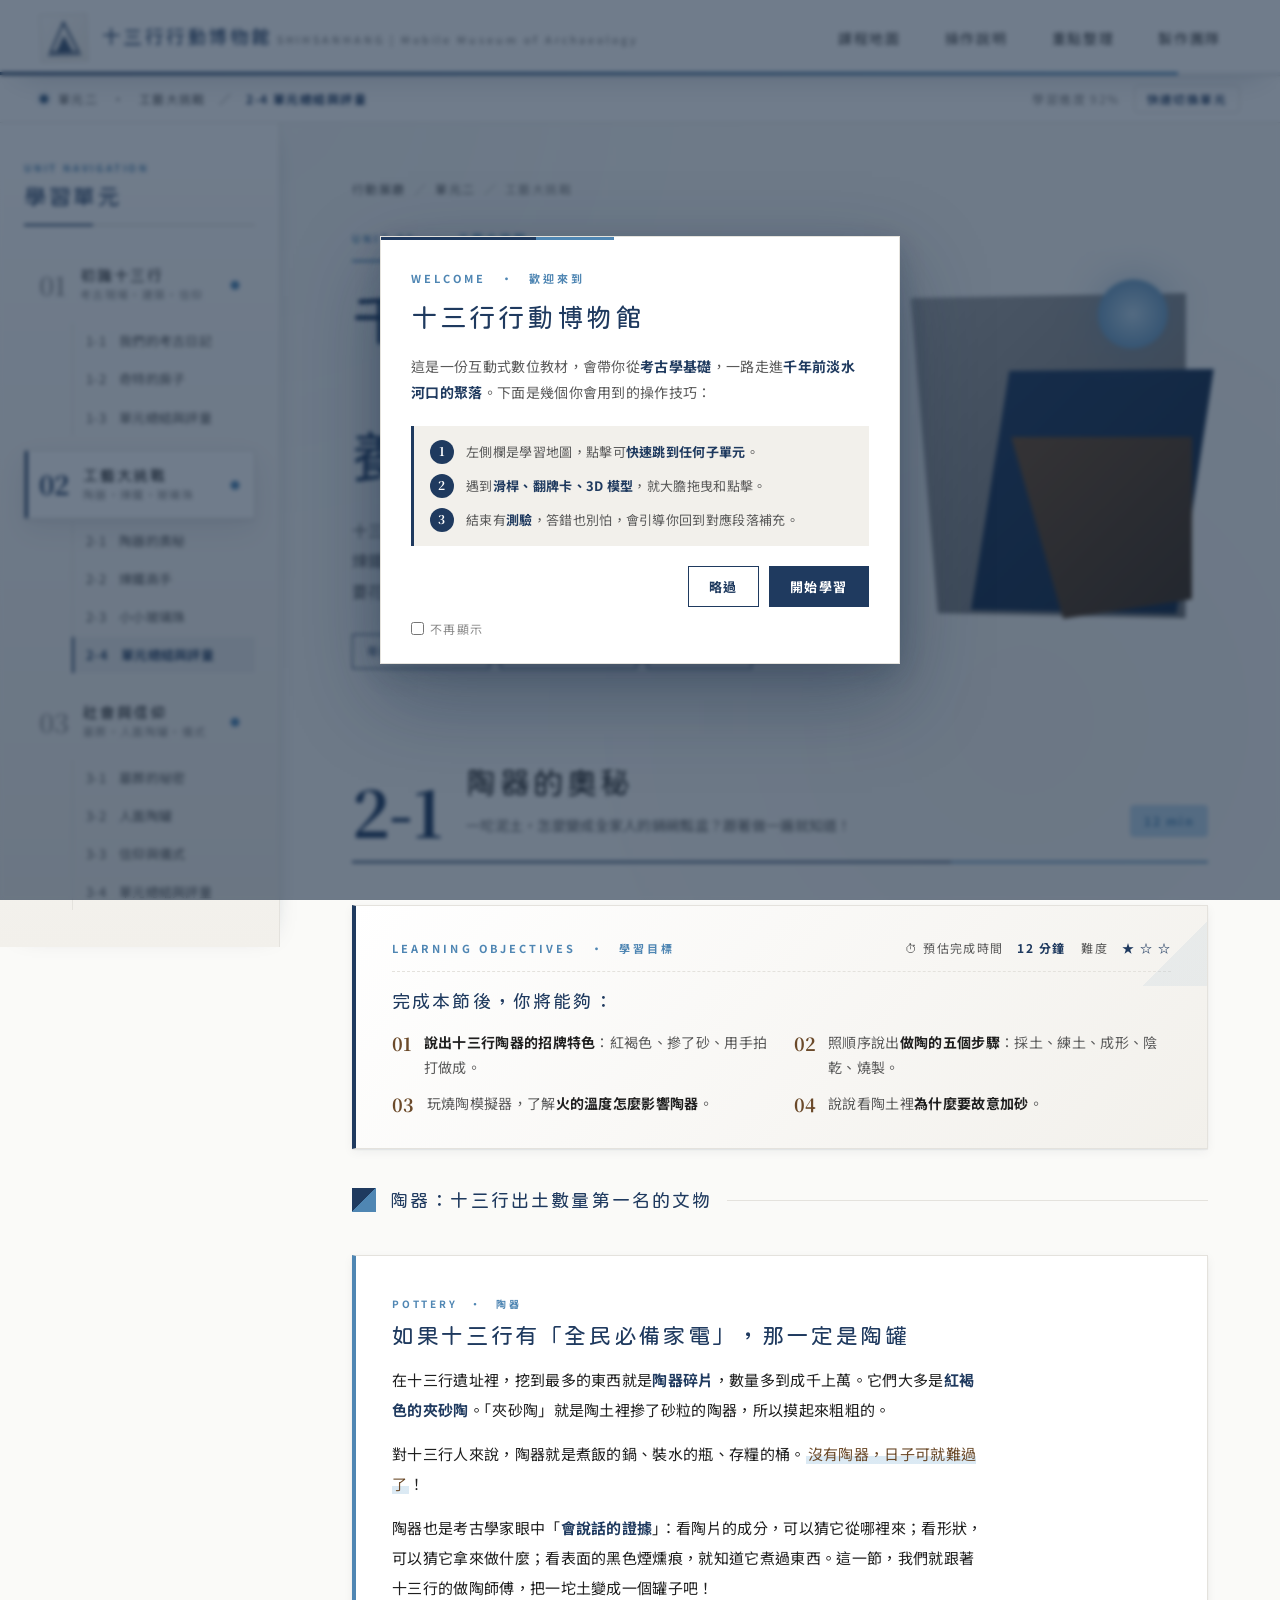
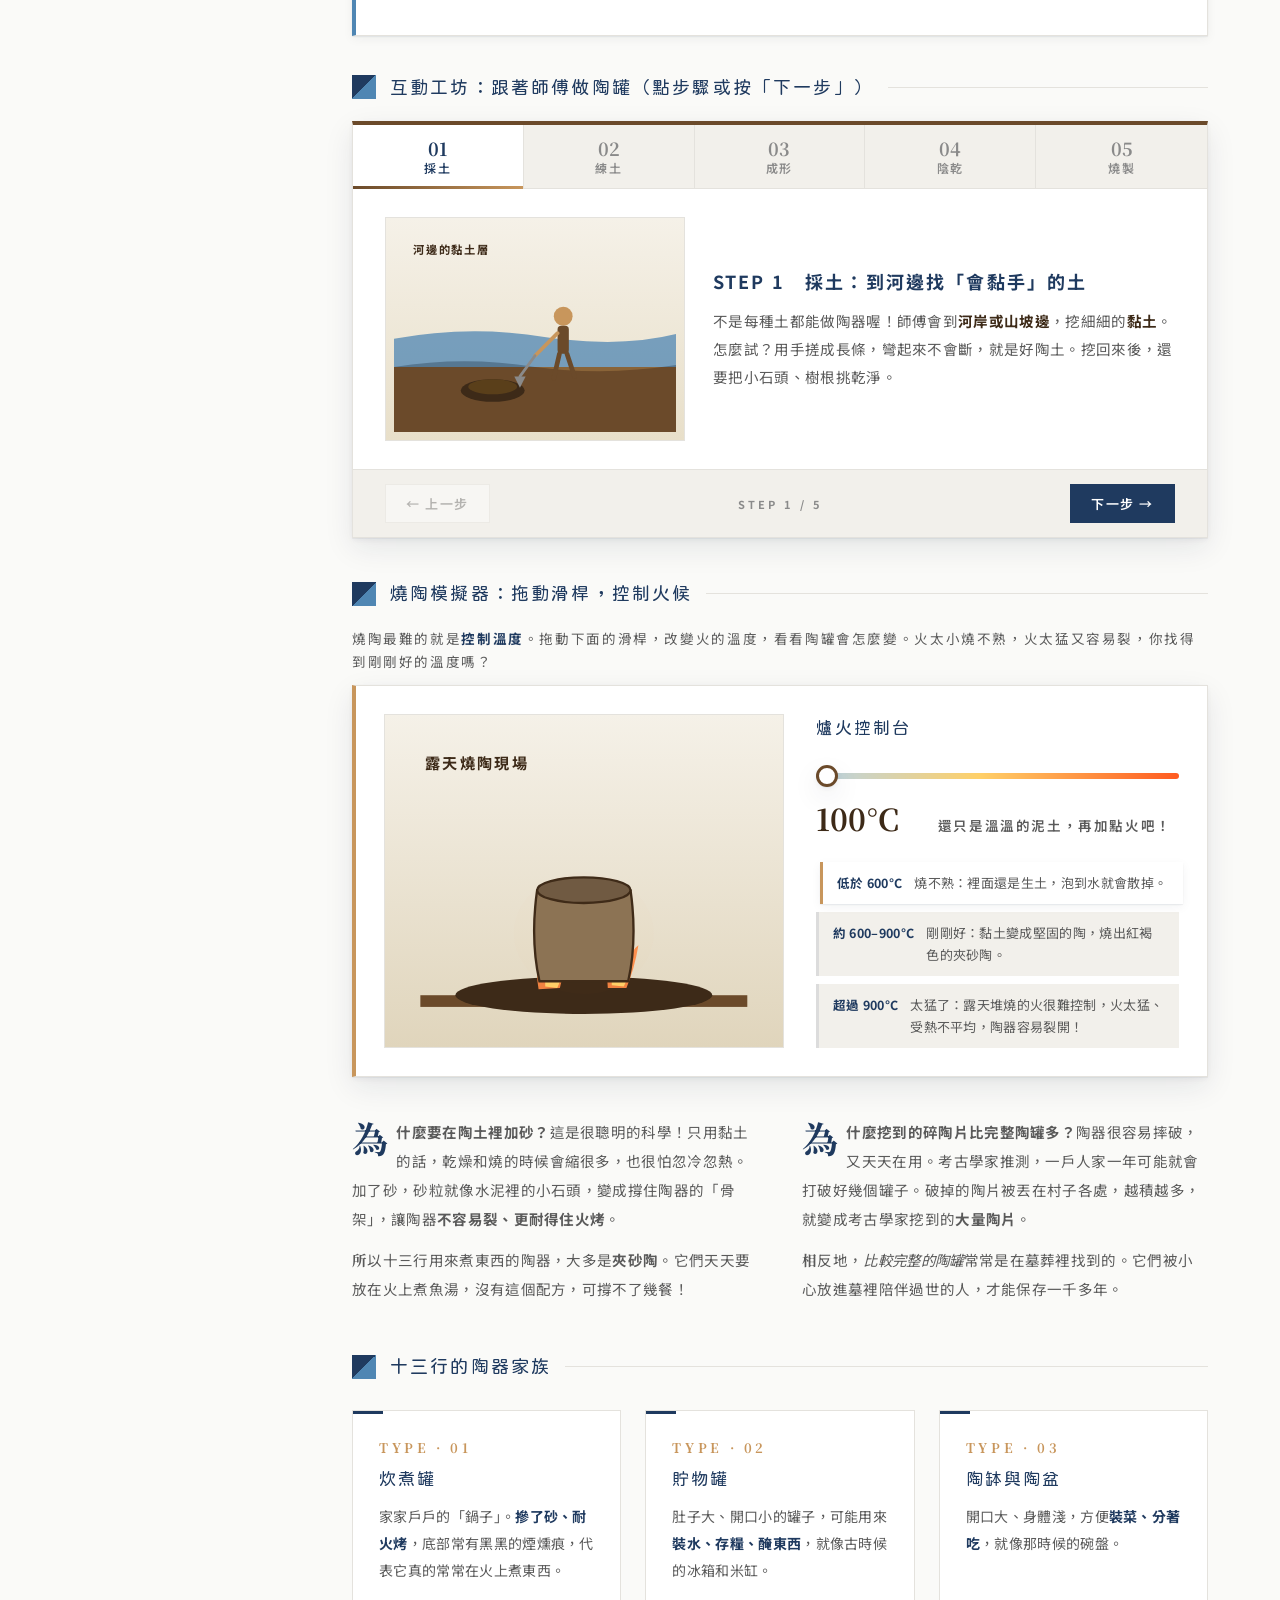
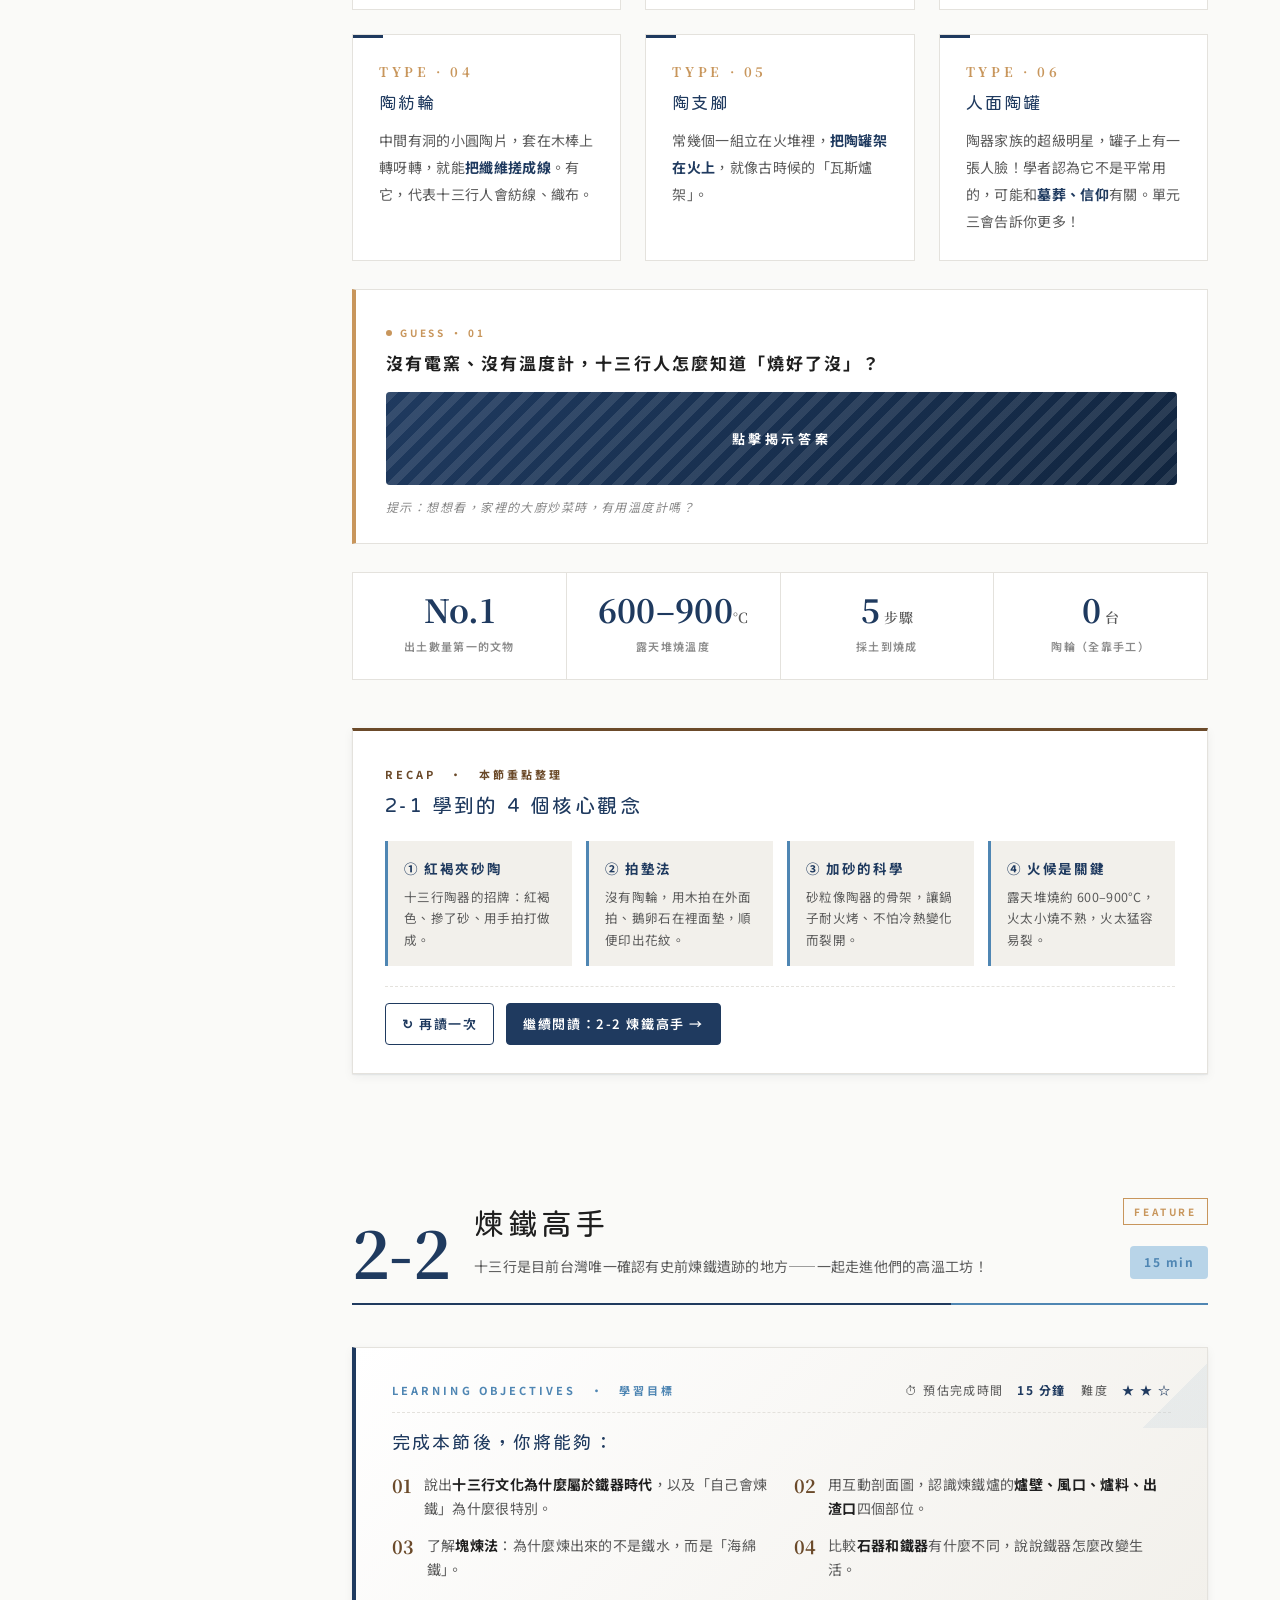
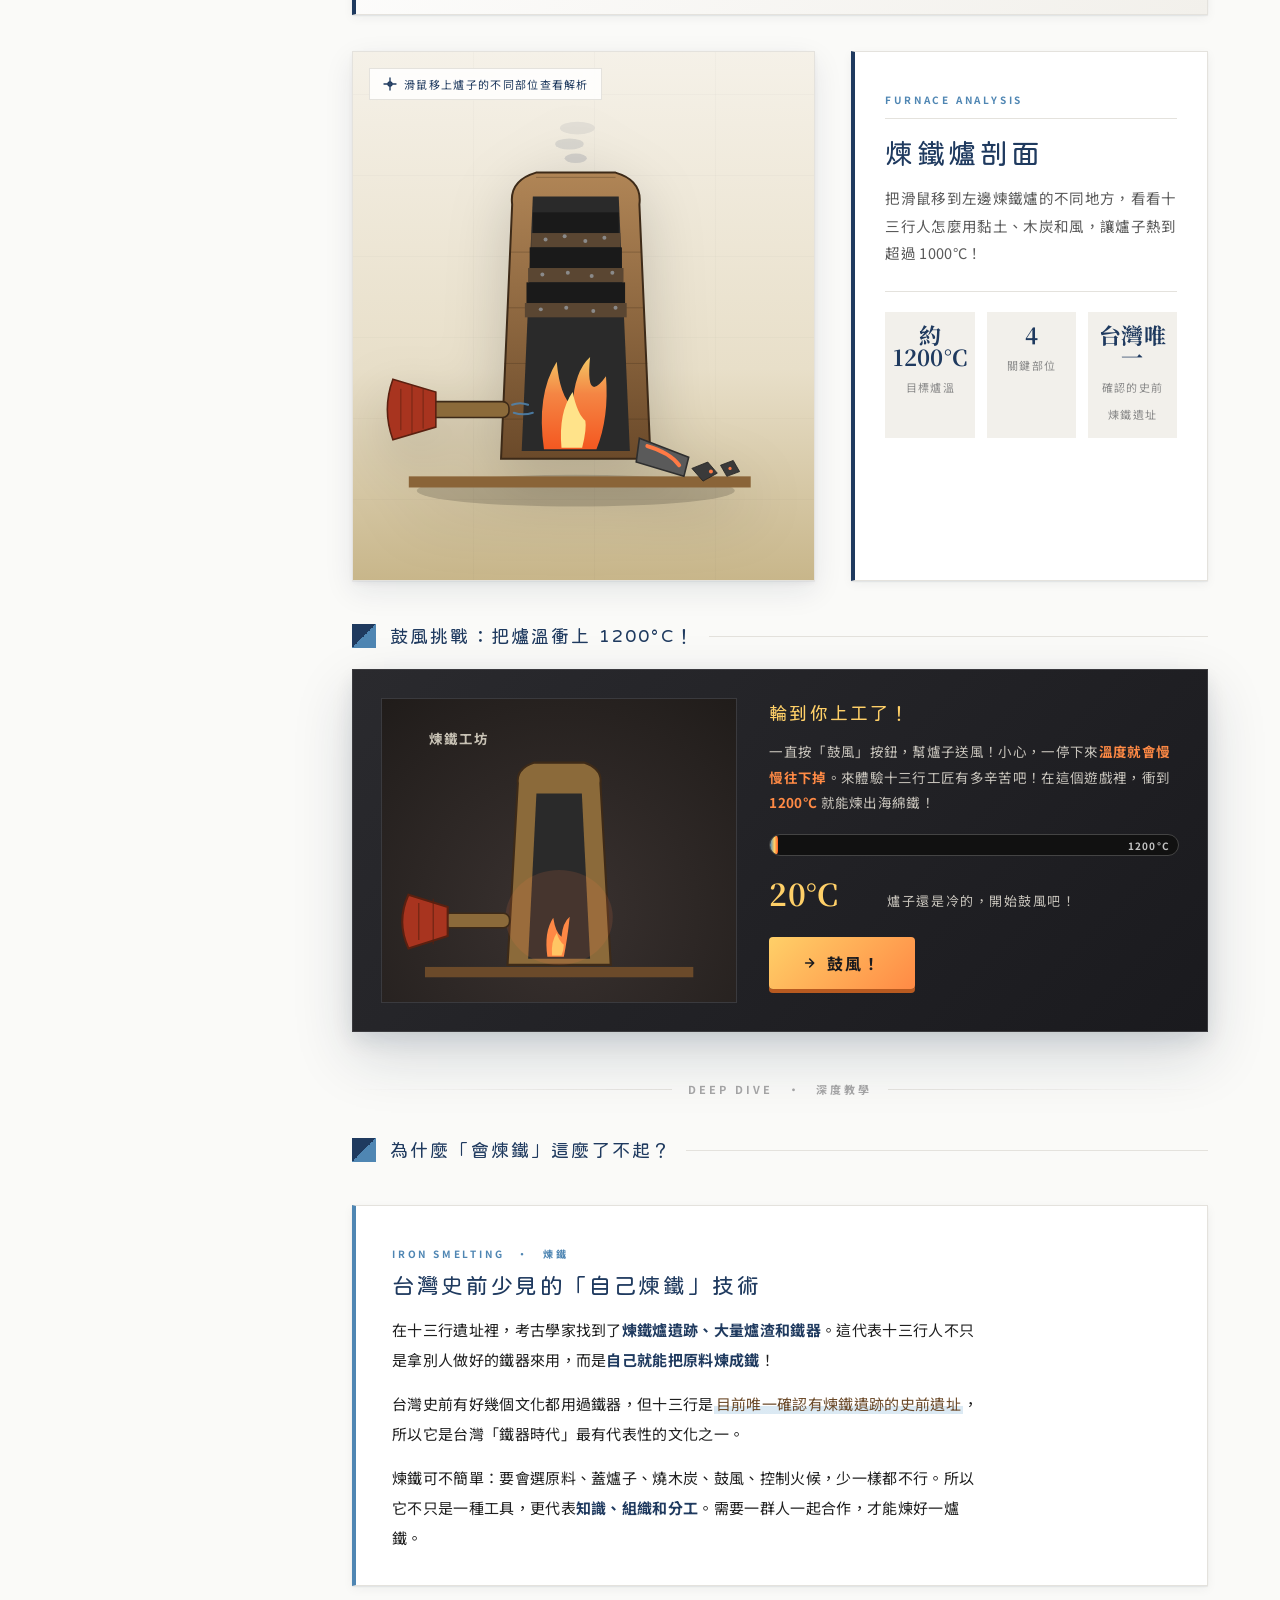
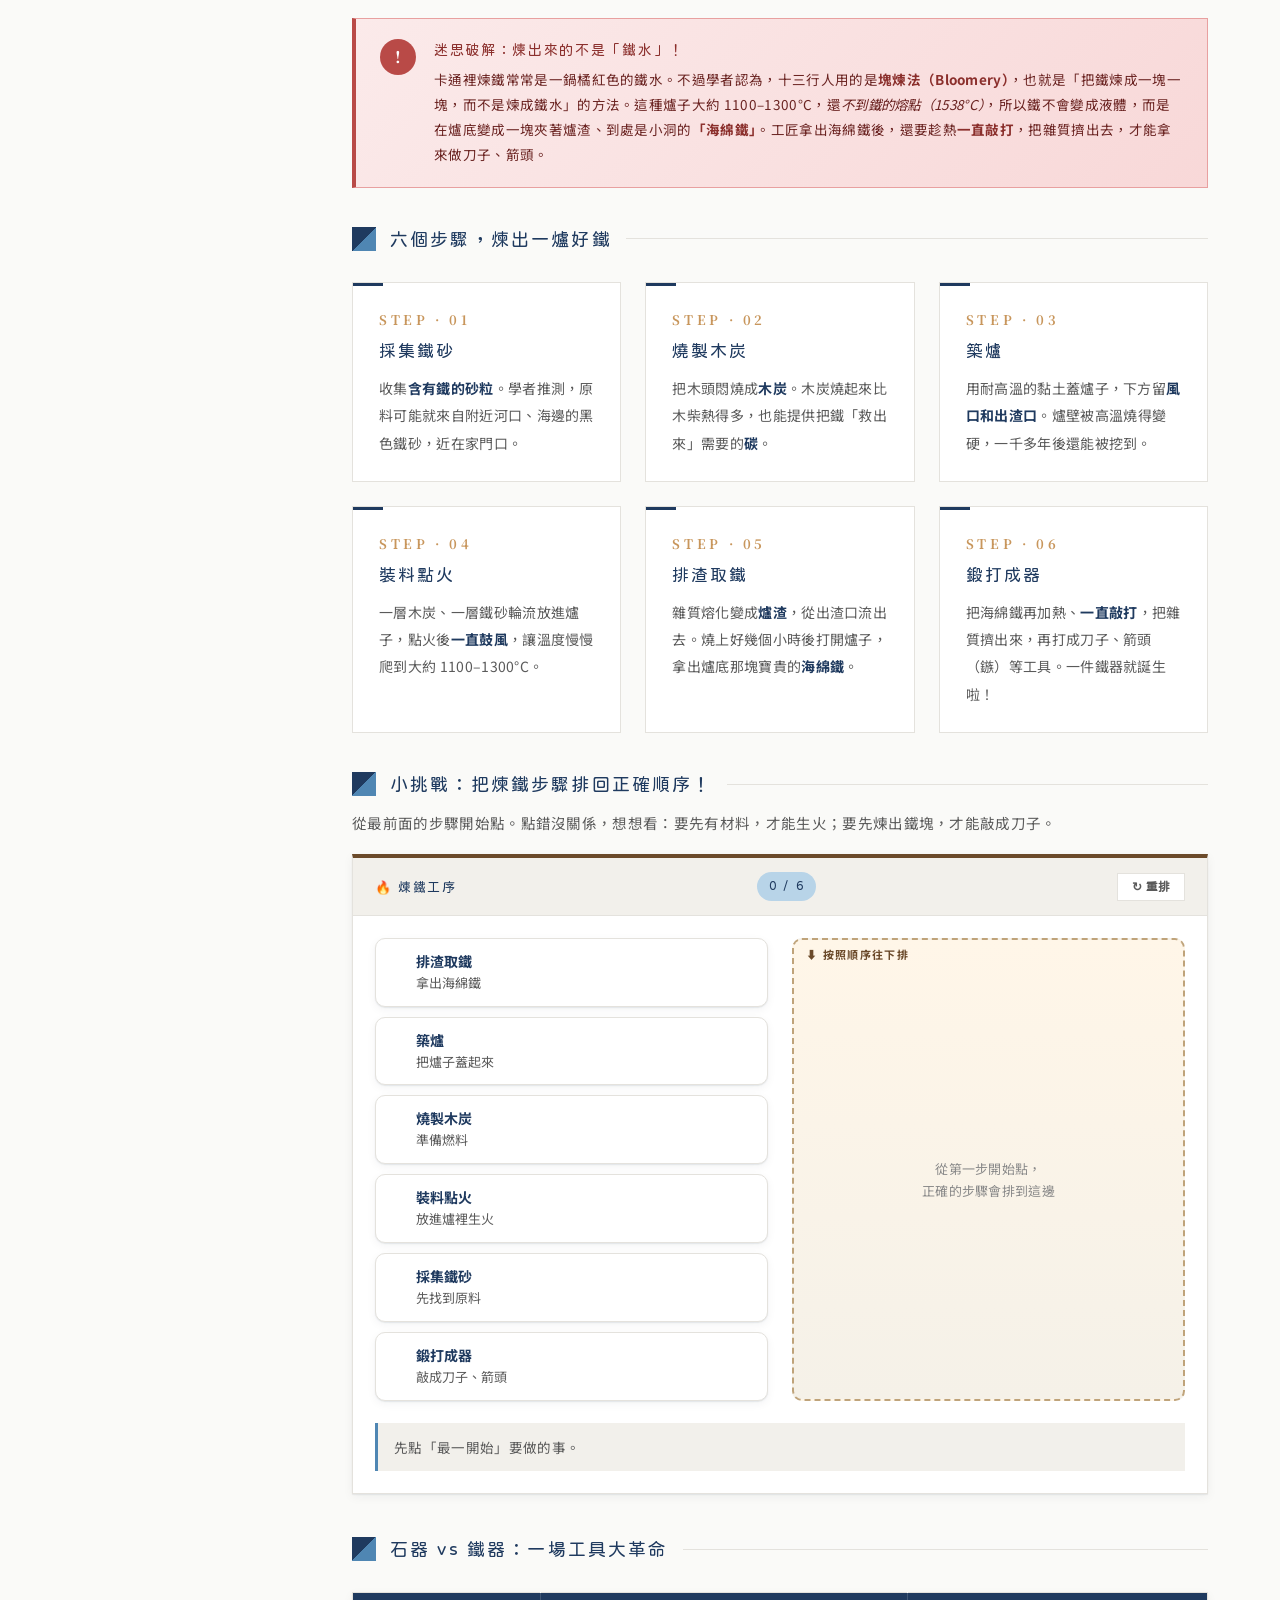
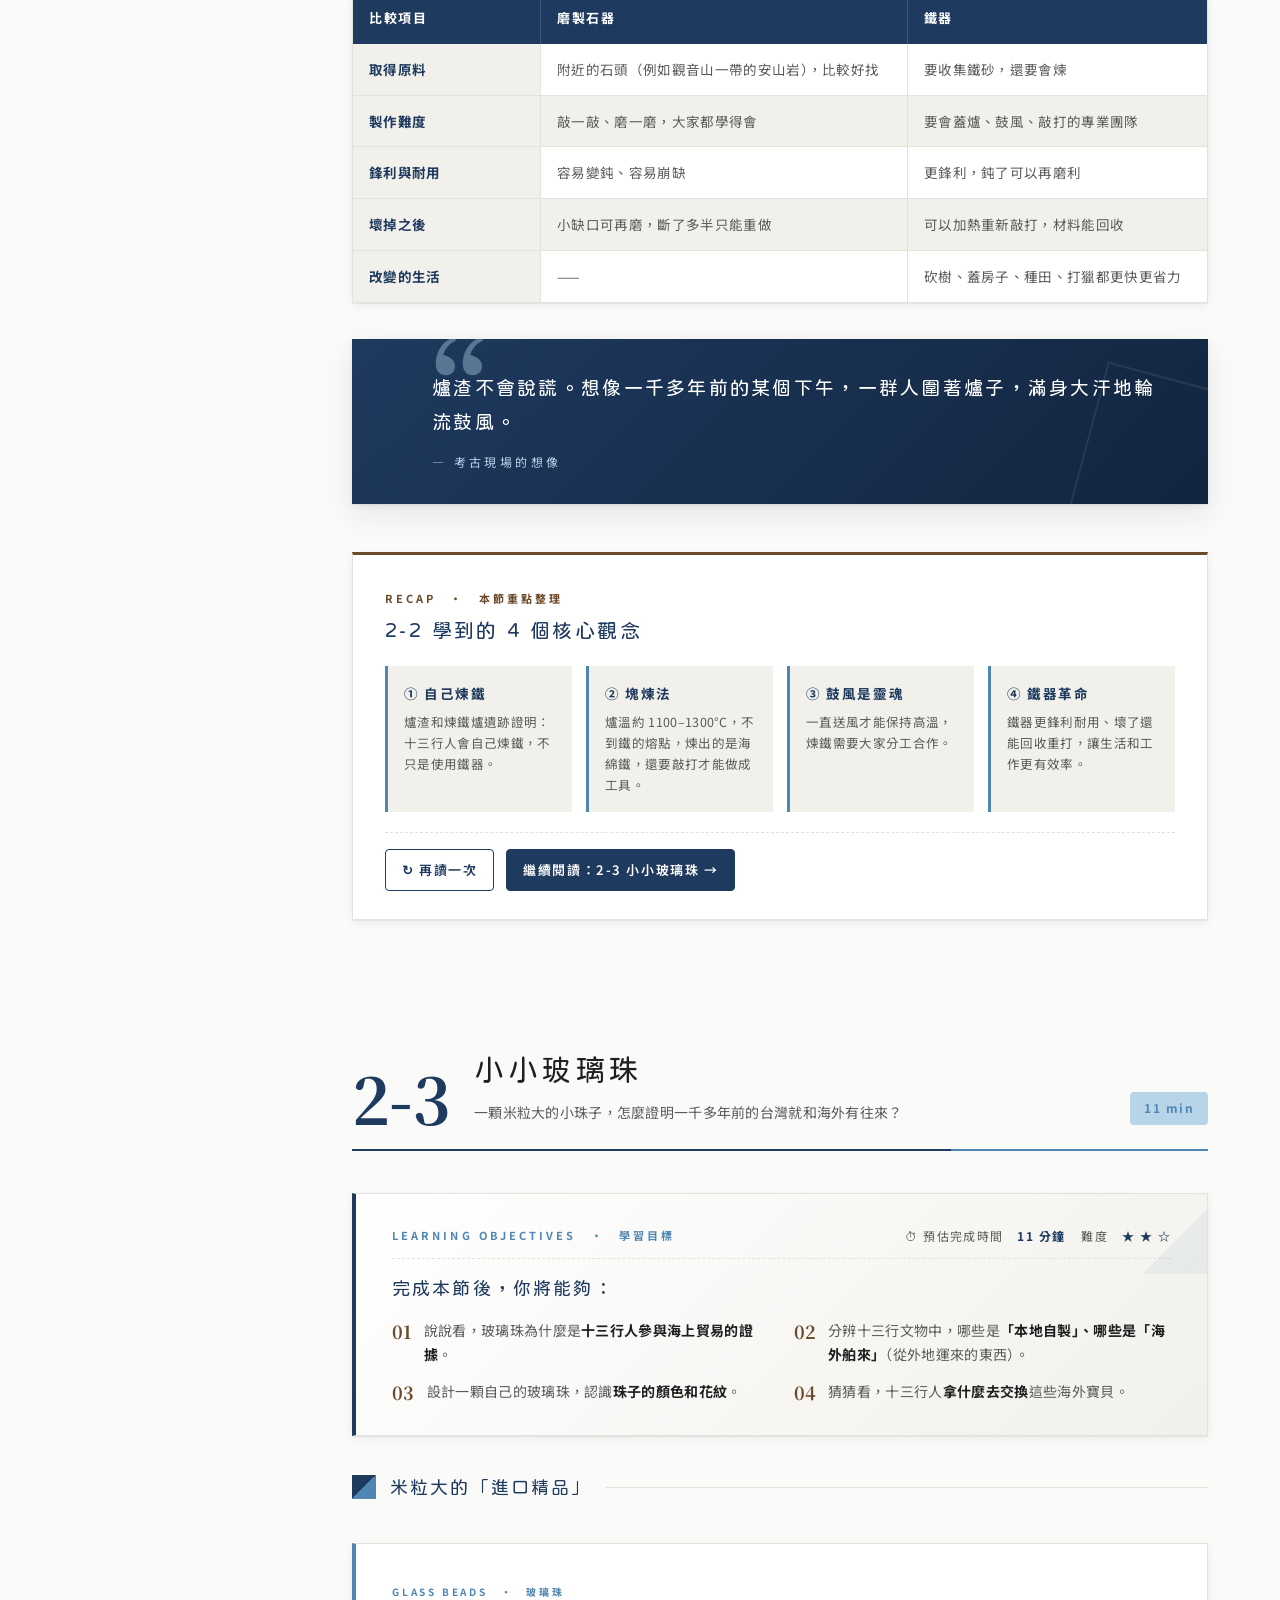
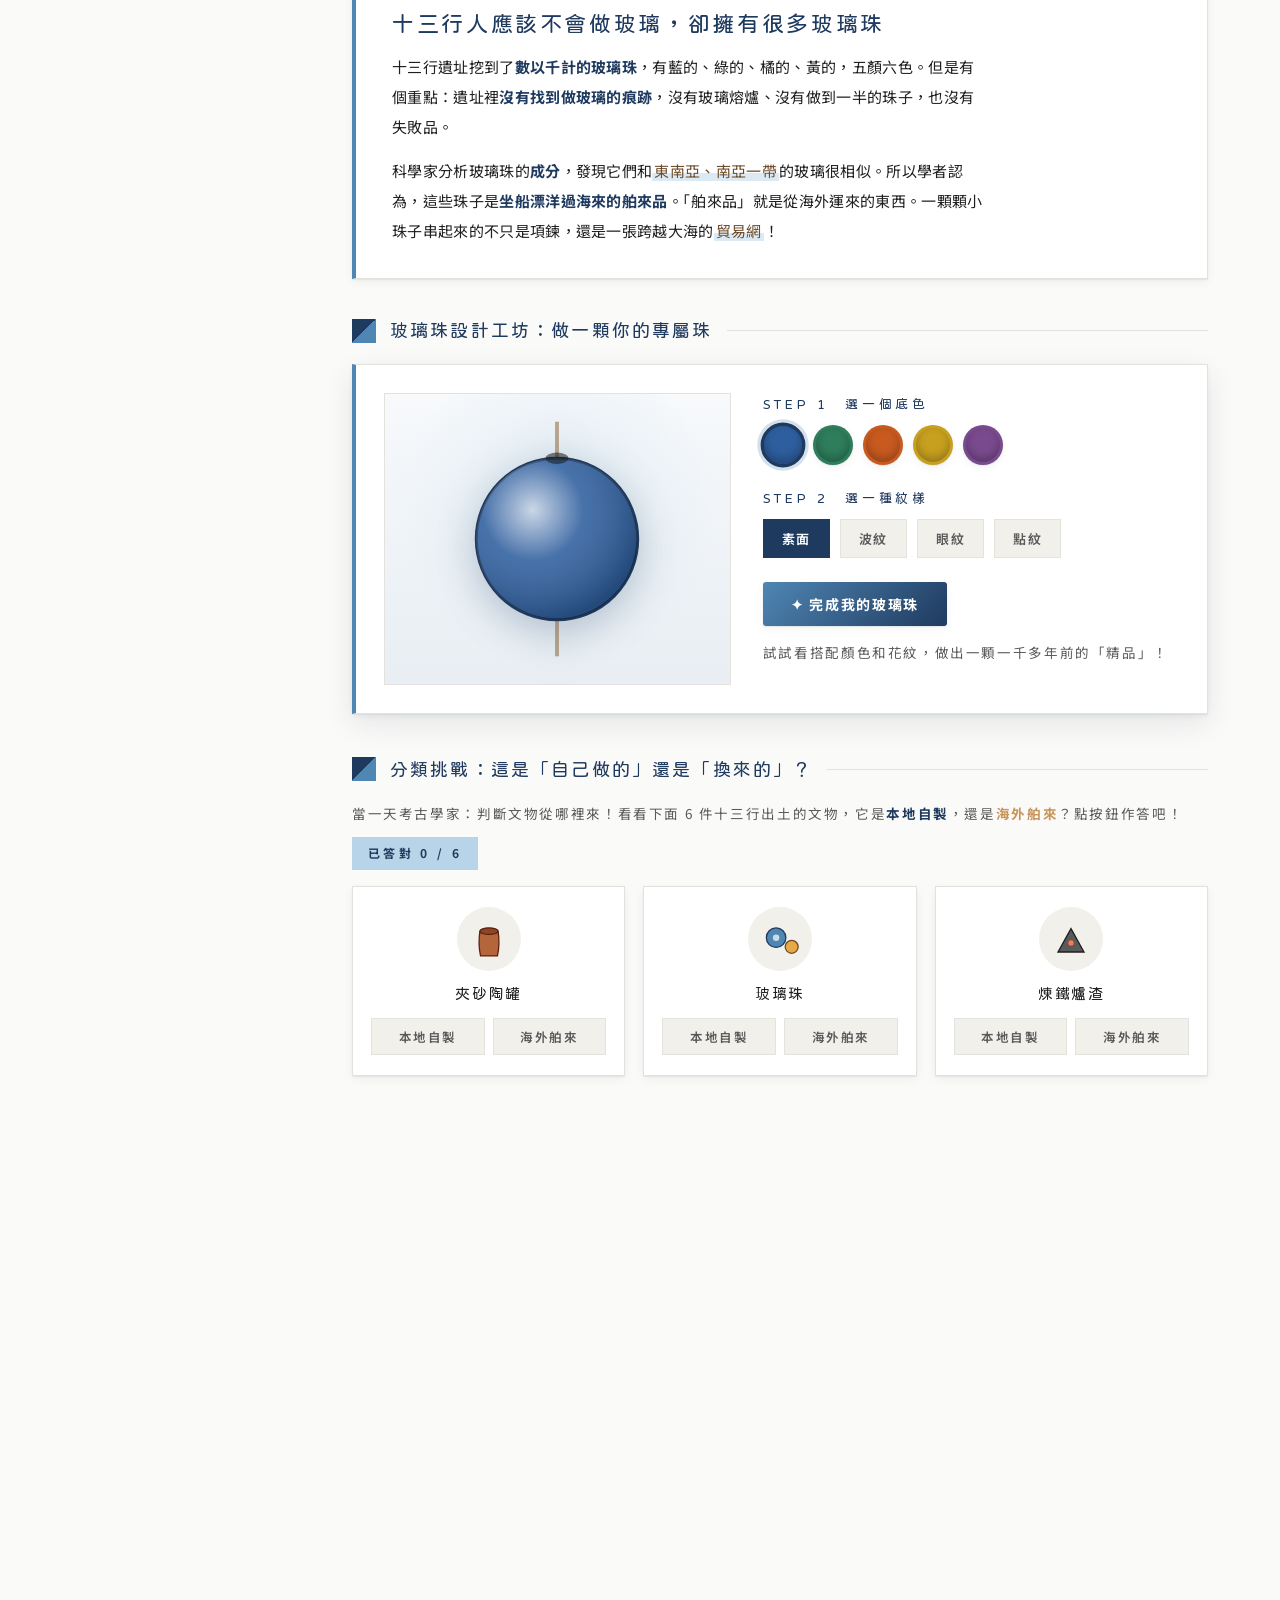
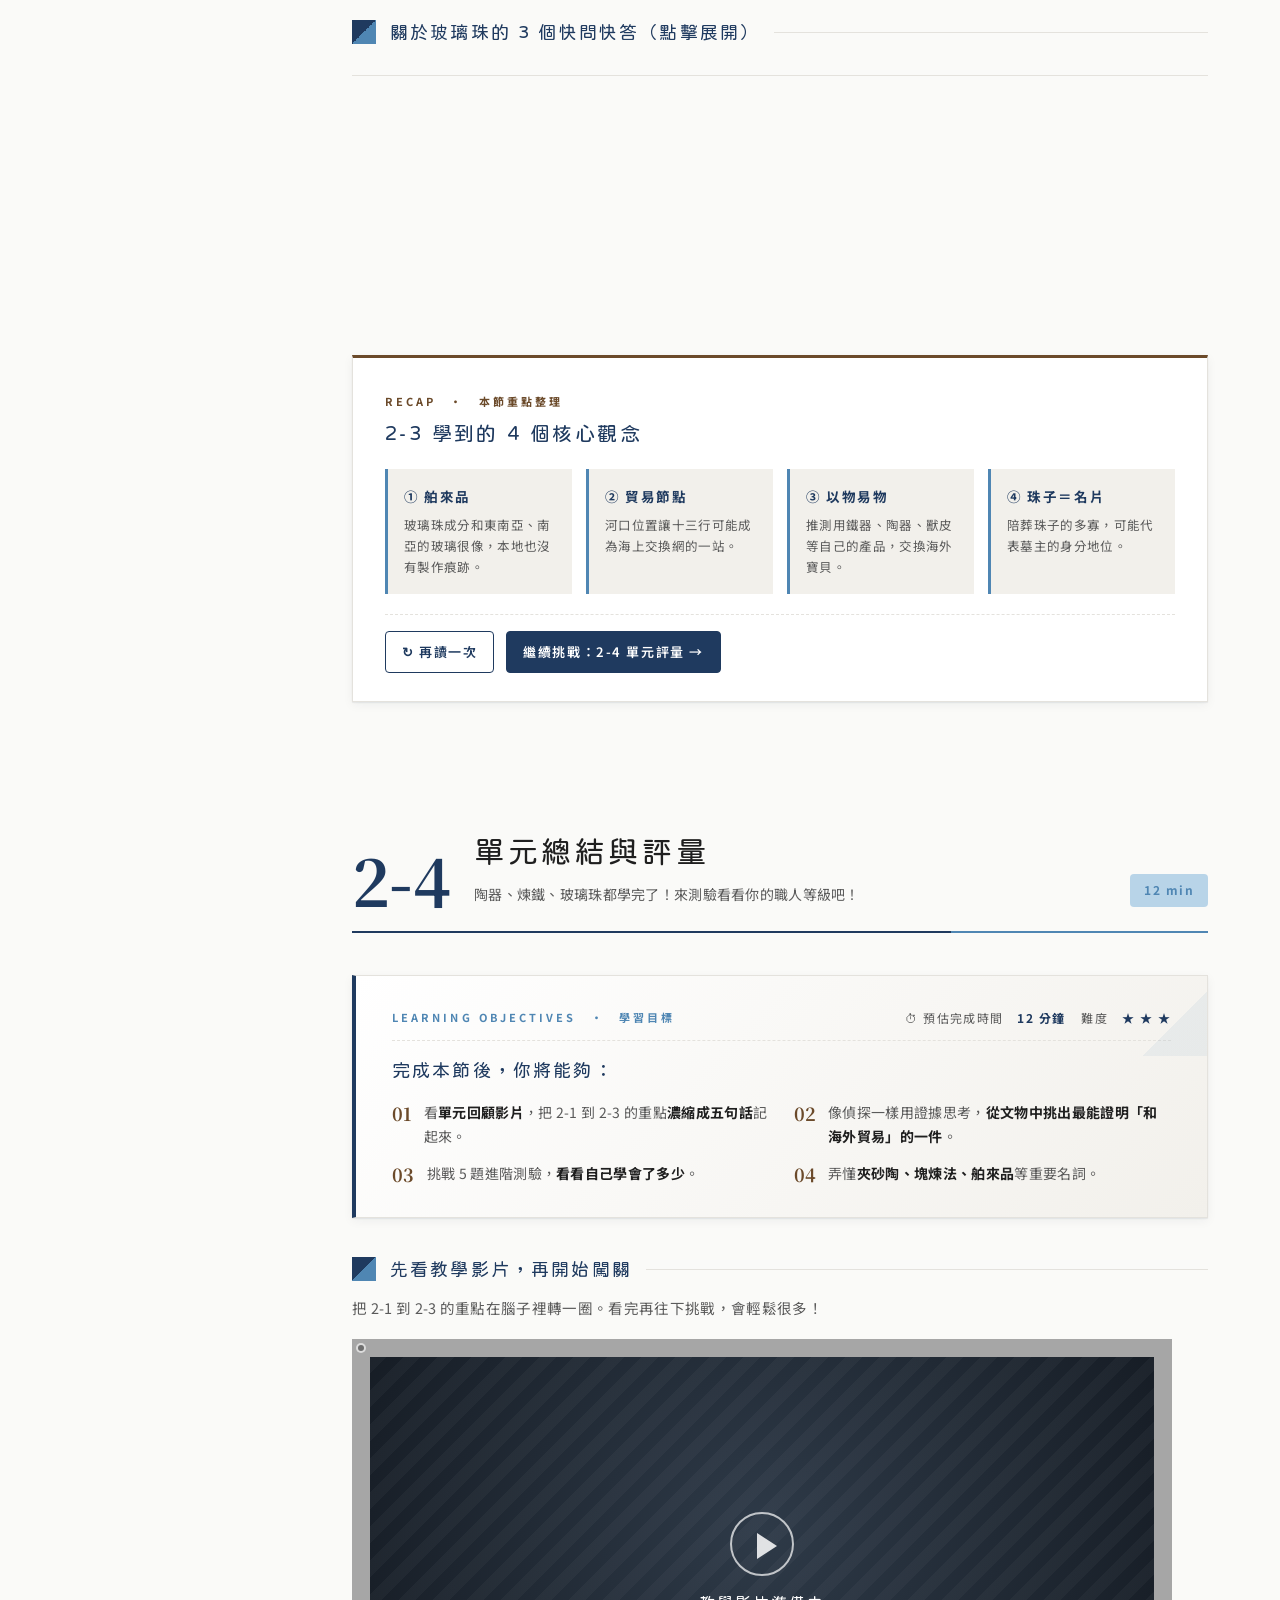
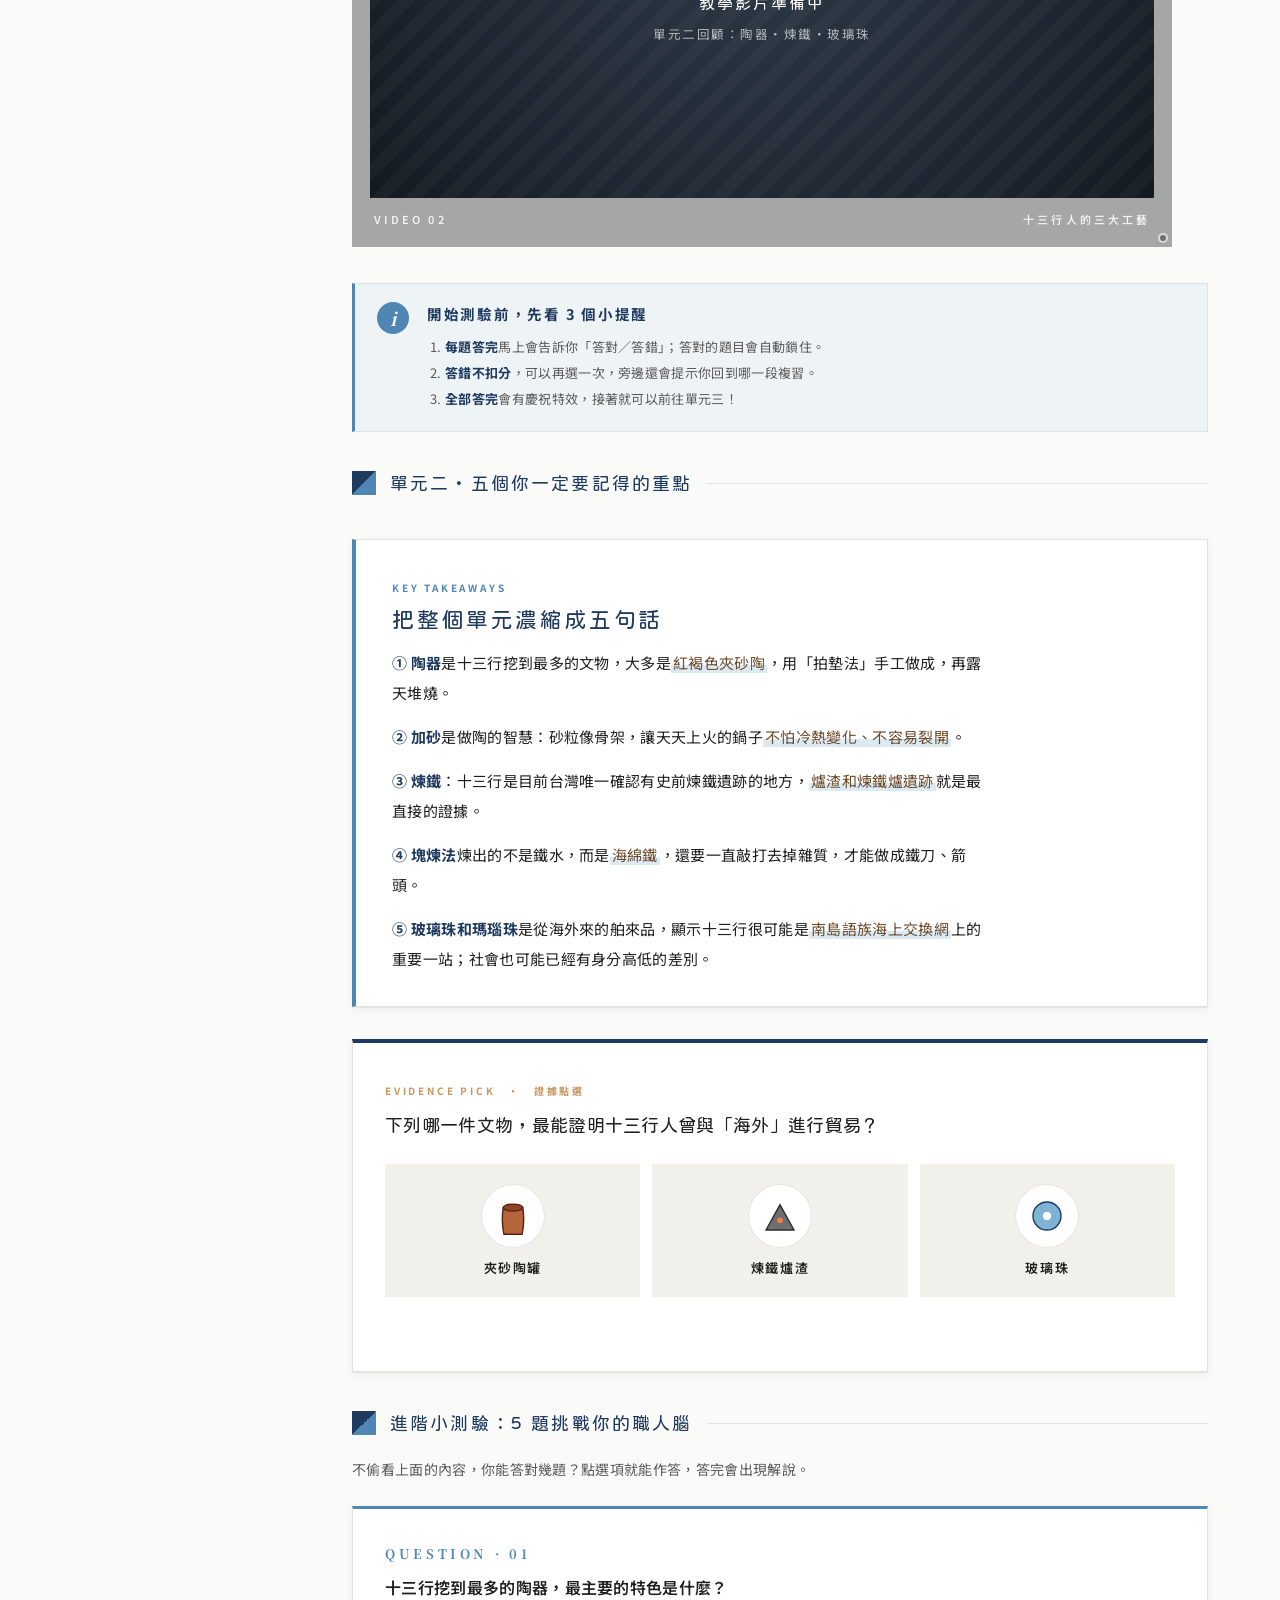
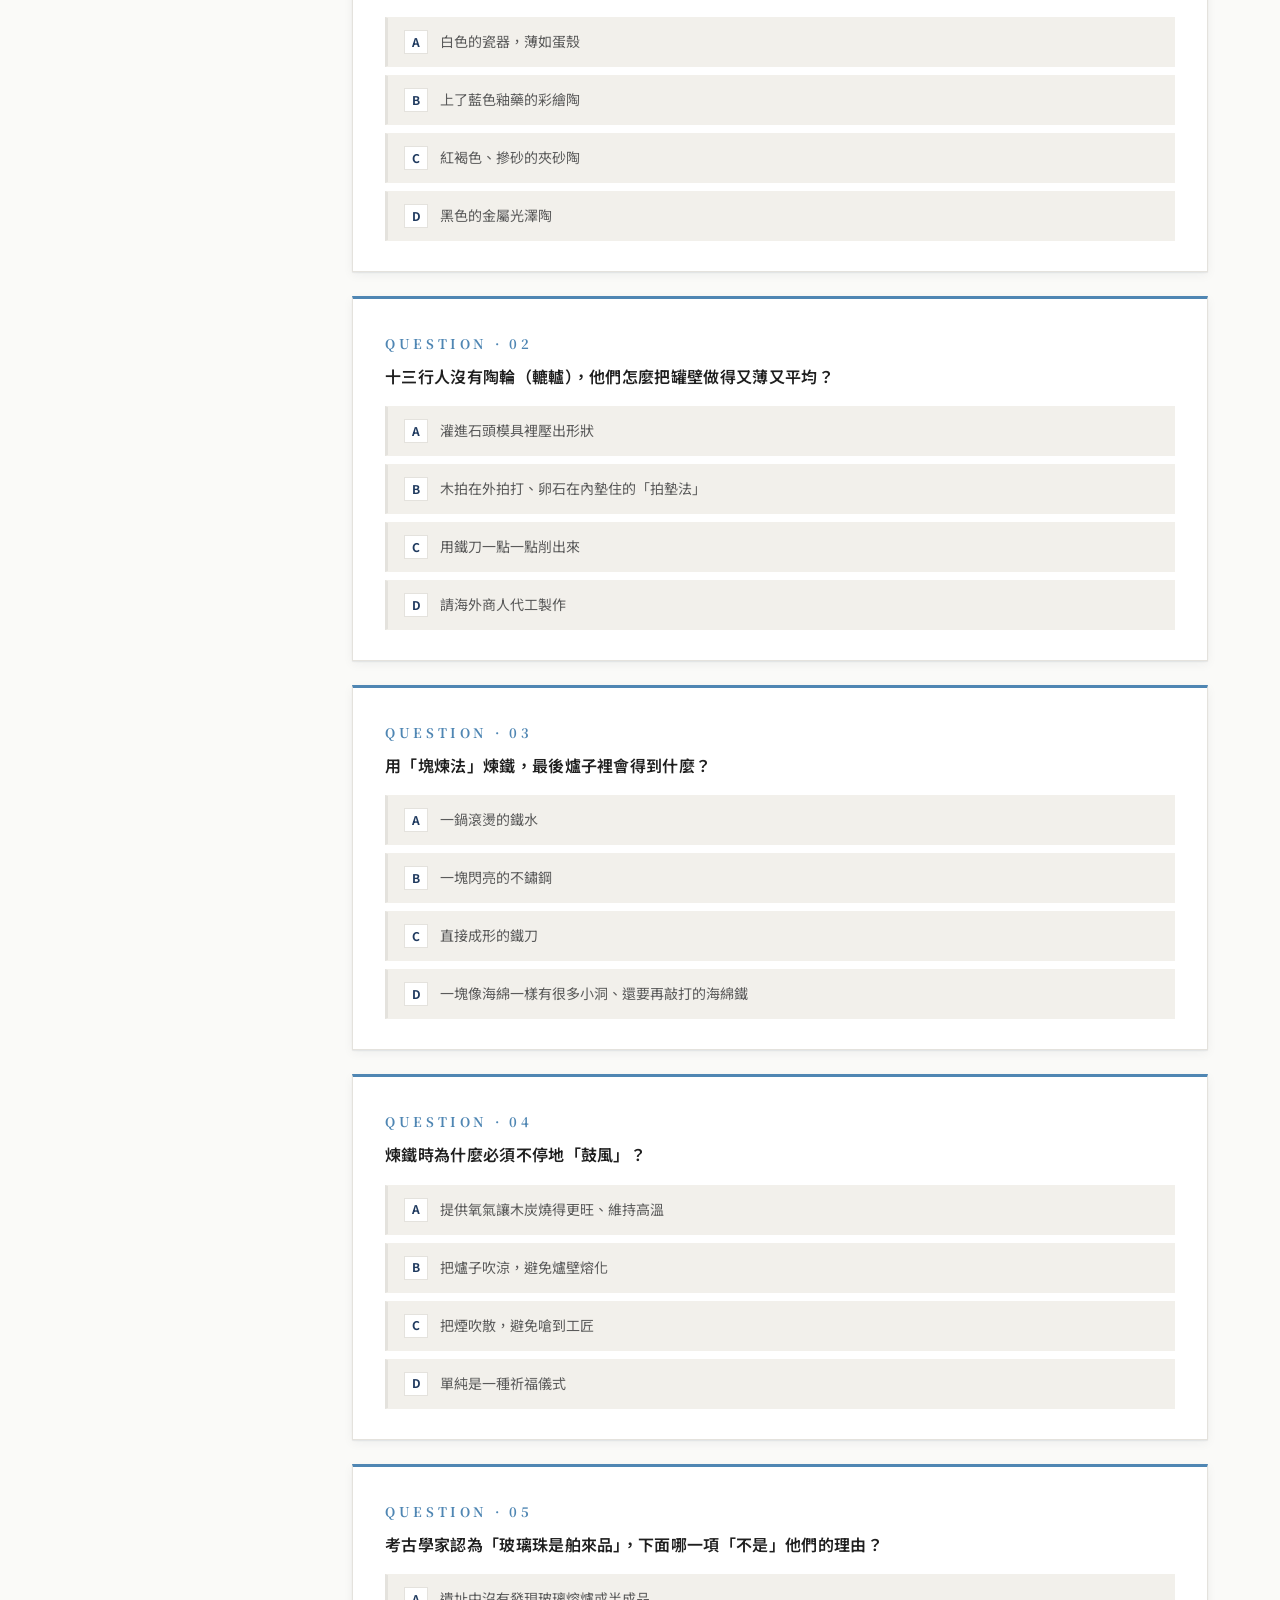
<file: unit2.html>
<!DOCTYPE html>
<html lang="zh-Hant">
<head>
    <meta charset="UTF-8">
    <meta name="viewport" content="width=device-width, initial-scale=1.0">
    <meta name="description" content="十三行行動博物館｜走進臺灣考古現場，認識千年前的史前文化。">
    <title>單元二 工藝大挑戰 ｜ 十三行行動博物館</title>

    <link rel="preconnect" href="https://fonts.googleapis.com">
    <link rel="preconnect" href="https://fonts.gstatic.com" crossorigin>
    <link href="https://fonts.googleapis.com/css2?family=Huninn&family=Noto+Sans+TC:wght@300;400;500;700;900&family=Noto+Serif+TC:wght@400;600;700&display=swap" rel="stylesheet">

    <link rel="stylesheet" href="css/style.css">
</head>
<body>

    <!-- ===== 頂部品牌列（沿用原本風格，LOGO + 教材名稱 + 右側常駐導覽） ===== -->
    <header class="site-header" role="banner">
        <!-- 左：LOGO + 教材名稱（LOGO 點擊回首頁） -->
        <a href="index.html" class="brand brand--link" id="homeLink" aria-label="回到首頁">
            <span class="brand__mark" aria-hidden="true">
                <svg viewBox="0 0 60 60" width="42" height="42">
                    <polygon points="10,50 30,8 50,50" fill="none" stroke="currentColor" stroke-width="2.5"/>
                    <polygon points="18,50 30,26 42,50" fill="currentColor" opacity="0.85"/>
                    <line x1="6" y1="54" x2="54" y2="54" stroke="currentColor" stroke-width="2"/>
                </svg>
            </span>
            <span class="brand__text">
                <span class="brand__title">十三行行動博物館</span>
                <span class="brand__subtitle">SHIHSANHANG&nbsp;|&nbsp;Mobile Museum of Archaeology</span>
            </span>
        </a>

        <!-- 右：四項常駐選單 -->
        <nav class="top-nav" aria-label="主要導覽">
            <button class="top-nav__link" type="button" data-modal-open="map">課程地圖</button>
            <button class="top-nav__link" type="button" data-modal-open="guide">操作說明</button>
            <button class="top-nav__link" type="button" data-modal-open="recap">重點整理</button>
            <button class="top-nav__link" type="button" data-modal-open="team">製作團隊</button>
        </nav>

        <!-- 頂部超薄進度條（沿用原本側欄進度條的漸層配色） -->
        <div class="header-progress" aria-hidden="true">
            <span class="header-progress__bar" id="headerProgressBar" style="width:0%"></span>
        </div>
    </header>

    <!-- ===== 目前位置 / 麵包屑工具列（薄薄一條，沿用既有 line/indigo） ===== -->
    <div class="locator" id="locator" aria-label="目前位置">
        <div class="locator__inner">
            <div class="locator__left">
                <span class="locator__dot" aria-hidden="true"></span>
                <span class="locator__path" id="locatorPath">單元二　·　工藝大挑戰　／　2-1 陶器的奧秘</span>
            </div>
            <div class="locator__right">
                <span class="locator__progress-text" id="locatorProgress">學習進度 0%</span>
                <button type="button" class="locator__quick" data-modal-open="map" aria-label="開啟課程地圖快速切換">快速切換單元</button>
            </div>
        </div>
    </div>

    <!-- ===== 主版型：側邊欄 + 內容 ===== -->
    <div class="layout">
        <aside class="sidebar" aria-label="單元導覽">
            <div class="sidebar__head">
                <span class="sidebar__eyebrow">UNIT NAVIGATION</span>
                <h2 class="sidebar__title">學習單元</h2>
                <div class="sidebar__rule" aria-hidden="true"></div>
            </div>

            <ul class="unit-list" role="list">
                <li class="unit-item" data-unit="1">
                    <button class="unit-item__btn" type="button" data-unit-target="unit1.html">
                        <span class="unit-item__no">01</span>
                        <span class="unit-item__body">
                            <span class="unit-item__name">初識十三行</span>
                            <span class="unit-item__desc">考古現場・建築・信仰</span>
                        </span>
                        <span class="unit-item__status" aria-hidden="true">●</span>
                    </button>
                    <ul class="sub-list" role="list">
                        <li><a href="unit1.html#sub-1-1" class="sub-link">1-1　我們的考古日記</a></li>
                        <li><a href="unit1.html#sub-1-2" class="sub-link">1-2　奇特的房子</a></li>
                        <li><a href="unit1.html#sub-1-3" class="sub-link">1-3　單元總結與評量</a></li>
                    </ul>
                </li>

                <li class="unit-item is-active" data-unit="2">
                    <button class="unit-item__btn" type="button" aria-current="page" data-unit-target="#unit-2">
                        <span class="unit-item__no">02</span>
                        <span class="unit-item__body">
                            <span class="unit-item__name">工藝大挑戰</span>
                            <span class="unit-item__desc">陶器・煉鐵・玻璃珠</span>
                        </span>
                        <span class="unit-item__status" aria-hidden="true">●</span>
                    </button>
                    <ul class="sub-list" role="list">
                        <li><a href="#sub-2-1" class="sub-link is-current">2-1　陶器的奧秘</a></li>
                        <li><a href="#sub-2-2" class="sub-link">2-2　煉鐵高手</a></li>
                        <li><a href="#sub-2-3" class="sub-link">2-3　小小玻璃珠</a></li>
                        <li><a href="#sub-2-4" class="sub-link">2-4　單元總結與評量</a></li>
                    </ul>
                </li>

                <li class="unit-item" data-unit="3">
                    <button class="unit-item__btn" type="button" data-unit-target="unit3.html">
                        <span class="unit-item__no">03</span>
                        <span class="unit-item__body">
                            <span class="unit-item__name">社會與信仰</span>
                            <span class="unit-item__desc">墓葬・人面陶罐・儀式</span>
                        </span>
                        <span class="unit-item__status" aria-hidden="true">●</span>
                    </button>
                    <ul class="sub-list" role="list">
                        <li><a href="unit3.html#sub-3-1" class="sub-link">3-1　墓葬的祕密</a></li>
                        <li><a href="unit3.html#sub-3-2" class="sub-link">3-2　人面陶罐</a></li>
                        <li><a href="unit3.html#sub-3-3" class="sub-link">3-3　信仰與儀式</a></li>
                        <li><a href="unit3.html#sub-3-4" class="sub-link">3-4　單元總結與評量</a></li>
                    </ul>
                </li>
            </ul>

            <div class="sidebar__progress">
                <div class="progress-label">
                    <span>學習進度</span>
                    <span class="progress-percent">0%</span>
                </div>
                <div class="progress-bar"><span style="width:0%"></span></div>
            </div>
        </aside>

        <!-- ===== 主要內容區 ===== -->
        <main class="content" id="main">
            <span id="top" tabindex="-1" aria-hidden="true"></span>
            <!-- ============================================================
                 ===== 單元二：工藝大挑戰 =====
                 ============================================================ -->
            <section class="unit-hero" id="unit-2" aria-labelledby="unit-2-title">
                <div class="unit-hero__crumbs">
                    <a href="index.html">行動展廳</a><span>／</span><a href="#unit-2">單元二</a><span>／</span><span>工藝大挑戰</span>
                </div>
                <div class="unit-hero__grid">
                    <div class="unit-hero__copy">
                        <span class="unit-hero__eyebrow">UNIT 02　・　工藝大挑戰</span>
                        <h1 id="unit-2-title" class="unit-hero__title">千年前的<em>手作職人</em><br>養成計畫</h1>
                        <p class="unit-hero__lead">
                            十三行人不只會捕魚，還是厲害的工藝高手！他們會做陶器、會煉鐵，還收藏從海外來的玻璃珠。這個單元有四個小主題，大約要花 <b>50 分鐘</b>。
                        </p>
                        <div class="unit-hero__meta">
                            <span class="chip">年級｜國小高年級</span>
                            <span class="chip">領域｜社會・自然</span>
                            <span class="chip">時長｜50 分</span>
                        </div>
                    </div>
                    <div class="unit-hero__visual" aria-hidden="true">
                        <div class="hero-stack">
                            <div class="hero-stack__slab hero-stack__slab--1"></div>
                            <div class="hero-stack__slab hero-stack__slab--2"></div>
                            <div class="hero-stack__slab hero-stack__slab--3"></div>
                            <div class="hero-stack__sun"></div>
                        </div>
                    </div>
                </div>
            </section>

            <!-- ===== 子單元 2-1：陶器的奧秘 ===== -->
            <section id="sub-2-1" class="sub-section" aria-labelledby="sub-2-1-title">
                <header class="sub-section__head">
                    <span class="sub-section__index">2-1</span>
                    <div>
                        <h2 id="sub-2-1-title" class="sub-section__title">陶器的奧秘</h2>
                        <p class="sub-section__sub">一坨泥土，怎麼變成全家人的鍋碗瓢盆？跟著做一遍就知道！</p>
                    </div>
                    <span class="sub-section__time">12 min</span>
                </header>

                <div class="objectives" aria-label="本單元學習目標">
                    <div class="objectives__head">
                        <span class="objectives__eyebrow">LEARNING OBJECTIVES　·　學習目標</span>
                        <div class="objectives__meta">
                            <span class="objectives__time">⏱ 預估完成時間　<b>12 分鐘</b></span>
                            <span class="objectives__level">難度　<b>★ ☆ ☆</b></span>
                        </div>
                    </div>
                    <h3 class="objectives__title">完成本節後，你將能夠：</h3>
                    <ul class="objectives__list">
                        <li><span class="objectives__num">01</span><div><b>說出十三行陶器的招牌特色</b>：紅褐色、摻了砂、用手拍打做成。</div></li>
                        <li><span class="objectives__num">02</span><div>照順序說出<b>做陶的五個步驟</b>：採土、練土、成形、陰乾、燒製。</div></li>
                        <li><span class="objectives__num">03</span><div>玩燒陶模擬器，了解<b>火的溫度怎麼影響陶器</b>。</div></li>
                        <li><span class="objectives__num">04</span><div>說說看陶土裡<b>為什麼要故意加砂</b>。</div></li>
                    </ul>
                </div>

                <!-- 教學文本 -->
                <h3 class="mini-h">陶器：十三行出土數量第一名的文物</h3>
                <div class="lead-block">
                    <span class="lead-block__eyebrow">POTTERY　·　陶器</span>
                    <h4 class="lead-block__title">如果十三行有「全民必備家電」，那一定是陶罐</h4>
                    <div class="lead-block__body">
                        <p>在十三行遺址裡，挖到最多的東西就是<strong>陶器碎片</strong>，數量多到成千上萬。它們大多是<strong>紅褐色的夾砂陶</strong>。「夾砂陶」就是陶土裡摻了砂粒的陶器，所以摸起來粗粗的。</p>
                        <p>對十三行人來說，陶器就是煮飯的鍋、裝水的瓶、存糧的桶。<em>沒有陶器，日子可就難過了</em>！</p>
                        <p>陶器也是考古學家眼中「<strong>會說話的證據</strong>」：看陶片的成分，可以猜它從哪裡來；看形狀，可以猜它拿來做什麼；看表面的黑色煙燻痕，就知道它煮過東西。這一節，我們就跟著十三行的做陶師傅，把一坨土變成一個罐子吧！</p>
                    </div>
                </div>

                <!-- 互動：製陶五步驟 -->
                <h3 class="mini-h">互動工坊：跟著師傅做陶罐（點步驟或按「下一步」）</h3>
                <div class="steps-flow" id="potterySteps" aria-label="製陶五步驟互動">
                    <div class="steps-flow__tabs" role="tablist" aria-label="製陶步驟">
                        <button class="steps-flow__tab is-active" type="button" data-step="0" role="tab" aria-selected="true"><b>01</b><span>採土</span></button>
                        <button class="steps-flow__tab" type="button" data-step="1" role="tab" aria-selected="false"><b>02</b><span>練土</span></button>
                        <button class="steps-flow__tab" type="button" data-step="2" role="tab" aria-selected="false"><b>03</b><span>成形</span></button>
                        <button class="steps-flow__tab" type="button" data-step="3" role="tab" aria-selected="false"><b>04</b><span>陰乾</span></button>
                        <button class="steps-flow__tab" type="button" data-step="4" role="tab" aria-selected="false"><b>05</b><span>燒製</span></button>
                    </div>

                    <div class="steps-flow__stage">
                        <!-- STEP 1 採土 -->
                        <div class="steps-flow__panel is-active" data-step-panel="0">
                            <div class="steps-flow__svg" aria-hidden="true">
                                <svg viewBox="0 0 300 220">
                                    <rect x="0" y="150" width="300" height="70" fill="#8A6438"/>
                                    <path d="M0,150 Q75,138 150,150 Q225,160 300,148 L300,220 L0,220 Z" fill="#6B4A2A"/>
                                    <path d="M0,120 Q80,105 160,118 Q240,130 300,115 L300,150 L0,150 Z" fill="#4F86B3" opacity="0.75"/>
                                    <ellipse cx="105" cy="175" rx="34" ry="12" fill="#3D2A18"/>
                                    <ellipse cx="105" cy="171" rx="26" ry="8" fill="#5A3F1A"/>
                                    <g transform="translate(180,120)">
                                        <circle cx="0" cy="-24" r="10" fill="#C8965C"/>
                                        <rect x="-6" y="-14" width="12" height="30" rx="4" fill="#6B4A2A"/>
                                        <line x1="-4" y1="16" x2="-10" y2="42" stroke="#6B4A2A" stroke-width="5" stroke-linecap="round"/>
                                        <line x1="4" y1="16" x2="12" y2="40" stroke="#6B4A2A" stroke-width="5" stroke-linecap="round"/>
                                        <line x1="-6" y1="-6" x2="-30" y2="18" stroke="#C8965C" stroke-width="4" stroke-linecap="round"/>
                                        <line x1="-30" y1="18" x2="-46" y2="40" stroke="#8A8A8A" stroke-width="3" stroke-linecap="round"/>
                                        <path d="M-52,40 L-40,40 L-46,52 Z" fill="#8A8A8A"/>
                                    </g>
                                    <text x="20" y="30" font-size="12" fill="#3D2A18" font-weight="700" letter-spacing="2">河邊的黏土層</text>
                                </svg>
                            </div>
                            <div class="steps-flow__text">
                                <h4>STEP 1　採土：到河邊找「會黏手」的土</h4>
                                <p>不是每種土都能做陶器喔！師傅會到<b>河岸或山坡邊</b>，挖細細的<b>黏土</b>。怎麼試？用手搓成長條，彎起來不會斷，就是好陶土。挖回來後，還要把小石頭、樹根挑乾淨。</p>
                            </div>
                        </div>

                        <!-- STEP 2 練土 -->
                        <div class="steps-flow__panel" data-step-panel="1">
                            <div class="steps-flow__svg" aria-hidden="true">
                                <svg viewBox="0 0 300 220">
                                    <rect x="40" y="160" width="220" height="14" fill="#A88A5C"/>
                                    <rect x="50" y="174" width="200" height="8" fill="#6B4A2A"/>
                                    <ellipse cx="150" cy="140" rx="46" ry="26" fill="#8B6A3A"/>
                                    <ellipse cx="150" cy="132" rx="40" ry="20" fill="#A0794A"/>
                                    <g fill="#D9C8A8">
                                        <circle cx="132" cy="132" r="3"/>
                                        <circle cx="150" cy="126" r="3"/>
                                        <circle cx="166" cy="134" r="3"/>
                                        <circle cx="142" cy="142" r="2.5"/>
                                        <circle cx="160" cy="144" r="2.5"/>
                                    </g>
                                    <g transform="translate(150,70)">
                                        <circle cx="-42" cy="0" r="9" fill="#C8965C"/>
                                        <rect x="-48" y="9" width="12" height="26" rx="4" fill="#A8341F" opacity="0.85"/>
                                        <line x1="-40" y1="18" x2="-16" y2="46" stroke="#C8965C" stroke-width="4" stroke-linecap="round"/>
                                        <line x1="-44" y1="18" x2="-24" y2="50" stroke="#C8965C" stroke-width="4" stroke-linecap="round"/>
                                    </g>
                                    <text x="20" y="30" font-size="12" fill="#3D2A18" font-weight="700" letter-spacing="2">摻砂・搓揉・排出氣泡</text>
                                </svg>
                            </div>
                            <div class="steps-flow__text">
                                <h4>STEP 2　練土：摻砂、搓揉、趕走氣泡</h4>
                                <p>這一步藏著十三行陶器的秘密！師傅會在黏土裡<b>故意加入砂粒</b>，再像揉麵團一樣反覆搓揉。加砂讓陶器比較不怕忽冷忽熱，不容易裂開。搓揉是為了<b>擠出土裡的氣泡</b>，因為氣泡裡的空氣和水氣一受熱就會膨脹，可能讓陶器「啵」一聲裂開。</p>
                            </div>
                        </div>

                        <!-- STEP 3 成形 -->
                        <div class="steps-flow__panel" data-step-panel="2">
                            <div class="steps-flow__svg" aria-hidden="true">
                                <svg viewBox="0 0 300 220">
                                    <rect x="40" y="176" width="220" height="12" fill="#A88A5C"/>
                                    <path d="M110 90 Q104 130 112 168 L188 168 Q196 130 190 90 Q172 80 150 82 Q128 80 110 90 Z" fill="#A0794A" stroke="#5A3F1A" stroke-width="2"/>
                                    <ellipse cx="150" cy="90" rx="40" ry="10" fill="#8B6A3A" stroke="#5A3F1A" stroke-width="2"/>
                                    <g transform="translate(228,120) rotate(18)">
                                        <rect x="-6" y="-38" width="12" height="52" rx="5" fill="#6B4A2A"/>
                                        <rect x="-16" y="-52" width="32" height="16" rx="4" fill="#8A6438"/>
                                    </g>
                                    <g transform="translate(88,128)">
                                        <ellipse cx="0" cy="0" rx="14" ry="18" fill="#7E7E7E"/>
                                        <ellipse cx="0" cy="-4" rx="10" ry="12" fill="#9A9A9A"/>
                                    </g>
                                    <g stroke="#5A3F1A" stroke-width="1" opacity="0.55">
                                        <path d="M116,110 Q150,118 186,110" fill="none"/>
                                        <path d="M114,128 Q150,136 188,128" fill="none"/>
                                        <path d="M113,146 Q150,154 189,146" fill="none"/>
                                    </g>
                                    <text x="20" y="30" font-size="12" fill="#3D2A18" font-weight="700" letter-spacing="2">拍墊法：外拍內墊</text>
                                </svg>
                            </div>
                            <div class="steps-flow__text">
                                <h4>STEP 3　成形：沒有轆轤的「拍墊法」</h4>
                                <p>十三行人<b>沒有會旋轉的陶輪（轆轤）</b>。他們先用手捏出罐子的大概形狀，接著一手拿<b>木拍</b>在外面拍，一手拿<b>鵝卵石</b>在裡面頂著，邊拍邊轉，把罐壁拍得又薄又平均。這就叫「<b>拍墊法</b>」。木拍上刻的花紋，也順便印在罐子上，變成漂亮的<b>拍印紋</b>（常見格子、線條等幾何圖案）。</p>
                            </div>
                        </div>

                        <!-- STEP 4 陰乾 -->
                        <div class="steps-flow__panel" data-step-panel="3">
                            <div class="steps-flow__svg" aria-hidden="true">
                                <svg viewBox="0 0 300 220">
                                    <rect x="30" y="180" width="240" height="10" fill="#A88A5C"/>
                                    <polygon points="60,60 240,60 260,80 40,80" fill="#8A6438"/>
                                    <line x1="60" y1="80" x2="60" y2="180" stroke="#6B4A2A" stroke-width="6"/>
                                    <line x1="240" y1="80" x2="240" y2="180" stroke="#6B4A2A" stroke-width="6"/>
                                    <g>
                                        <path d="M100 110 Q96 140 102 168 L138 168 Q144 140 140 110 Q128 102 120 104 Q112 102 100 110 Z" fill="#B08556" stroke="#5A3F1A" stroke-width="1.5"/>
                                        <ellipse cx="120" cy="110" rx="20" ry="6" fill="#96703F" stroke="#5A3F1A" stroke-width="1.5"/>
                                    </g>
                                    <g>
                                        <path d="M165 118 Q162 144 167 168 L197 168 Q202 144 199 118 Q188 111 181 113 Q174 111 165 118 Z" fill="#BC9060" stroke="#5A3F1A" stroke-width="1.5"/>
                                        <ellipse cx="181" cy="118" rx="17" ry="5" fill="#A07A48" stroke="#5A3F1A" stroke-width="1.5"/>
                                    </g>
                                    <g stroke="#4F86B3" stroke-width="2" stroke-linecap="round" opacity="0.7" fill="none">
                                        <path d="M52,120 q8,-6 16,0 q8,6 16,0"/>
                                        <path d="M220,140 q8,-6 16,0 q8,6 16,0"/>
                                    </g>
                                    <text x="20" y="30" font-size="12" fill="#3D2A18" font-weight="700" letter-spacing="2">通風處慢慢陰乾</text>
                                </svg>
                            </div>
                            <div class="steps-flow__text">
                                <h4>STEP 4　陰乾：最考驗耐心的一步</h4>
                                <p>剛做好的陶罐裡面還有很多水，<b>不能馬上拿去燒</b>，也不能放在大太陽下曬（乾太快會裂開）。師傅會把罐子放在<b>陰涼通風的地方</b>，等上好幾天，讓水分慢慢跑掉。急性子的人，可做不出好陶器喔！</p>
                            </div>
                        </div>

                        <!-- STEP 5 燒製 -->
                        <div class="steps-flow__panel" data-step-panel="4">
                            <div class="steps-flow__svg" aria-hidden="true">
                                <svg viewBox="0 0 300 220">
                                    <rect x="30" y="186" width="240" height="8" fill="#6B4A2A"/>
                                    <ellipse cx="150" cy="186" rx="90" ry="14" fill="#3D2A18"/>
                                    <g fill="#5A3F1A">
                                        <rect x="76" y="172" width="40" height="8" rx="3" transform="rotate(-12 96 176)"/>
                                        <rect x="186" y="170" width="40" height="8" rx="3" transform="rotate(12 206 174)"/>
                                        <rect x="130" y="178" width="44" height="8" rx="3"/>
                                    </g>
                                    <g>
                                        <path d="M126 116 Q122 146 127 172 L173 172 Q178 146 174 116 Q162 108 150 110 Q138 108 126 116 Z" fill="#B5653A" stroke="#5A2010" stroke-width="1.5"/>
                                        <ellipse cx="150" cy="116" rx="24" ry="7" fill="#8E4526" stroke="#5A2010" stroke-width="1.5"/>
                                    </g>
                                    <g class="anim-flame">
                                        <path d="M96,170 Q90,140 104,124 Q106,142 114,148 Q116,132 126,126 Q122,150 116,168 Z" fill="#FF8A45" opacity="0.9"/>
                                        <path d="M186,168 Q182,138 196,122 Q198,142 206,148 Q208,134 216,128 Q212,152 204,168 Z" fill="#FF8A45" opacity="0.9"/>
                                        <path d="M102,166 Q100,150 108,140 Q112,152 118,156 Q118,162 114,168 Z" fill="#FFD068"/>
                                        <path d="M192,164 Q190,148 198,138 Q202,150 208,154 Q208,160 204,166 Z" fill="#FFD068"/>
                                    </g>
                                    <g fill="#B8B8B8" opacity="0.7">
                                        <ellipse cx="120" cy="86" rx="8" ry="4"/>
                                        <ellipse cx="185" cy="76" rx="10" ry="5"/>
                                        <ellipse cx="150" cy="62" rx="12" ry="5"/>
                                    </g>
                                    <text x="20" y="30" font-size="12" fill="#3D2A18" font-weight="700" letter-spacing="2">露天堆燒 約 600–900°C</text>
                                </svg>
                            </div>
                            <div class="steps-flow__text">
                                <h4>STEP 5　燒製：與火共舞的最後關卡</h4>
                                <p>學者認為十三行人用的是<b>露天堆燒</b>：不用窯，直接把陶器和柴火堆在一起點火，溫度大約 <b>600–900°C</b>。燒過之後，軟軟的黏土起了變化，變成<b>泡水也不會散開的陶</b>。燒的時候空氣很流通（氧氣充足），所以陶器大多燒成紅褐色。</p>
                            </div>
                        </div>
                    </div>

                    <div class="steps-flow__nav">
                        <button class="steps-flow__navbtn" type="button" id="potteryPrev" disabled>← 上一步</button>
                        <span class="steps-flow__counter" id="potteryCounter">STEP 1 / 5</span>
                        <button class="steps-flow__navbtn steps-flow__navbtn--primary" type="button" id="potteryNext">下一步 →</button>
                    </div>
                </div>

                <!-- 互動：燒窯溫度模擬器 -->
                <h3 class="mini-h">燒陶模擬器：拖動滑桿，控制火候</h3>
                <p style="font-size:13.5px;color:var(--c-text-soft);margin-bottom:12px;letter-spacing:var(--ls-wide);">
                    燒陶最難的就是<b style="color:var(--c-indigo);">控制溫度</b>。拖動下面的滑桿，改變火的溫度，看看陶罐會怎麼變。火太小燒不熟，火太猛又容易裂，你找得到剛剛好的溫度嗎？
                </p>
                <div class="kiln-lab" id="kilnLab" aria-label="燒陶溫度模擬器">
                    <div class="kiln-lab__stage" aria-hidden="true">
                        <svg viewBox="0 0 320 260" class="kiln-svg">
                            <rect x="20" y="228" width="280" height="10" fill="#6B4A2A"/>
                            <ellipse cx="160" cy="228" rx="110" ry="16" fill="#3D2A18"/>
                            <g id="kilnFire" style="transform-origin:160px 224px;">
                                <path d="M92,222 Q84,178 104,152 Q108,180 120,188 Q122,160 138,150 Q132,190 124,220 Z" fill="#FF8A45" opacity="0.92"/>
                                <path d="M196,220 Q192,176 212,150 Q214,180 226,186 Q230,164 242,156 Q236,192 224,220 Z" fill="#FF8A45" opacity="0.92"/>
                                <path d="M102,218 Q100,192 112,176 Q118,194 126,198 Q126,208 120,220 Z" fill="#FFD068"/>
                                <path d="M202,216 Q200,190 212,174 Q218,192 226,196 Q226,206 220,218 Z" fill="#FFD068"/>
                            </g>
                            <g id="kilnPotG">
                                <path id="kilnPotBody" d="M120 138 Q114 180 122 216 L198 216 Q206 180 200 138 Q180 126 160 129 Q140 126 120 138 Z" fill="#8B7355" stroke="#3D2A18" stroke-width="2"/>
                                <ellipse id="kilnPotRim" cx="160" cy="138" rx="40" ry="11" fill="#6E5A42" stroke="#3D2A18" stroke-width="2"/>
                                <g id="kilnCrack" opacity="0" stroke="#1F1208" stroke-width="2.5" fill="none" stroke-linecap="round">
                                    <path d="M150,150 L158,172 L150,190 L160,208"/>
                                    <path d="M158,172 L170,180"/>
                                    <path d="M150,190 L138,198"/>
                                </g>
                            </g>
                            <g id="kilnGlow" opacity="0">
                                <ellipse cx="160" cy="175" rx="60" ry="52" fill="#FF7A45" opacity="0.25"/>
                            </g>
                            <text x="24" y="34" font-size="13" fill="#3D2A18" font-weight="700" letter-spacing="2">露天燒陶現場</text>
                        </svg>
                    </div>
                    <div class="kiln-lab__ctrl">
                        <h4 class="kiln-lab__title">爐火控制台</h4>
                        <input type="range" id="kilnRange" min="100" max="1200" value="100" step="10" aria-label="爐火溫度">
                        <div class="kiln-lab__readout">
                            <span class="kiln-lab__temp" id="kilnTemp">100°C</span>
                            <span class="kiln-lab__state" id="kilnState" data-zone="low">還只是溫溫的泥土……</span>
                        </div>
                        <ul class="kiln-lab__zones">
                            <li data-zone="low"><b>低於 600°C</b><span>燒不熟：裡面還是生土，泡到水就會散掉。</span></li>
                            <li data-zone="good"><b>約 600–900°C</b><span>剛剛好：黏土變成堅固的陶，燒出紅褐色的夾砂陶。</span></li>
                            <li data-zone="high"><b>超過 900°C</b><span>太猛了：露天堆燒的火很難控制，火太猛、受熱不平均，陶器容易裂開！</span></li>
                        </ul>
                    </div>
                </div>

                <!-- 為什麼摻砂 -->
                <div class="two-col">
                    <div class="two-col__col">
                        <p><b>為什麼要在陶土裡加砂？</b>這是很聰明的科學！只用黏土的話，乾燥和燒的時候會縮很多，也很怕忽冷忽熱。加了砂，砂粒就像水泥裡的小石頭，變成撐住陶器的「骨架」，讓陶器<b>不容易裂、更耐得住火烤</b>。</p>
                        <p>所以十三行用來煮東西的陶器，大多是<b>夾砂陶</b>。它們天天要放在火上煮魚湯，沒有這個配方，可撐不了幾餐！</p>
                    </div>
                    <div class="two-col__col">
                        <p><b>為什麼挖到的碎陶片比完整陶罐多？</b>陶器很容易摔破，又天天在用。考古學家推測，一戶人家一年可能就會打破好幾個罐子。破掉的陶片被丟在村子各處，越積越多，就變成考古學家挖到的<b>大量陶片</b>。</p>
                        <p>相反地，<em>比較完整的陶罐</em>常常是在墓葬裡找到的。它們被小心放進墓裡陪伴過世的人，才能保存一千多年。</p>
                    </div>
                </div>

                <!-- 陶器家族 -->
                <h3 class="mini-h">十三行的陶器家族</h3>
                <div class="know-grid cols-3">
                    <article class="know-card">
                        <div class="know-card__no">TYPE · 01</div>
                        <h4 class="know-card__title">炊煮罐</h4>
                        <div class="know-card__body">
                            <p>家家戶戶的「鍋子」。<b>摻了砂、耐火烤</b>，底部常有黑黑的煙燻痕，代表它真的常常在火上煮東西。</p>
                        </div>
                    </article>
                    <article class="know-card">
                        <div class="know-card__no">TYPE · 02</div>
                        <h4 class="know-card__title">貯物罐</h4>
                        <div class="know-card__body">
                            <p>肚子大、開口小的罐子，可能用來<b>裝水、存糧、醃東西</b>，就像古時候的冰箱和米缸。</p>
                        </div>
                    </article>
                    <article class="know-card">
                        <div class="know-card__no">TYPE · 03</div>
                        <h4 class="know-card__title">陶缽與陶盆</h4>
                        <div class="know-card__body">
                            <p>開口大、身體淺，方便<b>裝菜、分著吃</b>，就像那時候的碗盤。</p>
                        </div>
                    </article>
                    <article class="know-card">
                        <div class="know-card__no">TYPE · 04</div>
                        <h4 class="know-card__title">陶紡輪</h4>
                        <div class="know-card__body">
                            <p>中間有洞的小圓陶片，套在木棒上轉呀轉，就能<b>把纖維搓成線</b>。有它，代表十三行人會紡線、織布。</p>
                        </div>
                    </article>
                    <article class="know-card">
                        <div class="know-card__no">TYPE · 05</div>
                        <h4 class="know-card__title">陶支腳</h4>
                        <div class="know-card__body">
                            <p>常幾個一組立在火堆裡，<b>把陶罐架在火上</b>，就像古時候的「瓦斯爐架」。</p>
                        </div>
                    </article>
                    <article class="know-card">
                        <div class="know-card__no">TYPE · 06</div>
                        <h4 class="know-card__title">人面陶罐</h4>
                        <div class="know-card__body">
                            <p>陶器家族的超級明星，罐子上有一張人臉！學者認為它不是平常用的，可能和<b>墓葬、信仰</b>有關。單元三會告訴你更多！</p>
                        </div>
                    </article>
                </div>

                <!-- 先猜猜看 -->
                <div class="spoiler">
                    <span class="spoiler__label">GUESS · 01</span>
                    <h4 class="spoiler__q">沒有電窯、沒有溫度計，十三行人怎麼知道「燒好了沒」？</h4>
                    <div class="spoiler__answer" role="button" tabindex="0" aria-label="點擊揭示答案">
                        <div class="spoiler__answer-content">
                            <b>答案：可能是靠火的顏色、聲音和經驗。</b>有經驗的師傅會看<em>火和陶器的顏色</em>（越熱，紅光越亮），聽柴火劈啪的聲音，還會看<em>天氣和風向</em>調整柴堆。這些訣竅一代教一代傳下來。<b>技術本身，就是一種珍貴的文化資產</b>。
                        </div>
                    </div>
                    <p class="spoiler__hint">提示：想想看，家裡的大廚炒菜時，有用溫度計嗎？</p>
                </div>

                <div class="data-strip">
                    <div class="data-strip__cell">
                        <span class="data-strip__num">No.1</span>
                        <span class="data-strip__label">出土數量第一的文物</span>
                    </div>
                    <div class="data-strip__cell">
                        <span class="data-strip__num">600–900<small>°C</small></span>
                        <span class="data-strip__label">露天堆燒溫度</span>
                    </div>
                    <div class="data-strip__cell">
                        <span class="data-strip__num">5<small> 步驟</small></span>
                        <span class="data-strip__label">採土到燒成</span>
                    </div>
                    <div class="data-strip__cell">
                        <span class="data-strip__num">0<small> 台</small></span>
                        <span class="data-strip__label">陶輪（全靠手工）</span>
                    </div>
                </div>

                <!-- 本節重點整理 -->
                <div class="recap-block" aria-label="本節重點整理">
                    <div class="recap-block__head">
                        <span class="recap-block__eyebrow">RECAP　·　本節重點整理</span>
                        <h3 class="recap-block__title">2-1 學到的 4 個核心觀念</h3>
                    </div>
                    <div class="recap-block__grid">
                        <div class="recap-chip"><b>① 紅褐夾砂陶</b><span>十三行陶器的招牌：紅褐色、摻了砂、用手拍打做成。</span></div>
                        <div class="recap-chip"><b>② 拍墊法</b><span>沒有陶輪，用木拍在外面拍、鵝卵石在裡面墊，順便印出花紋。</span></div>
                        <div class="recap-chip"><b>③ 加砂的科學</b><span>砂粒像陶器的骨架，讓鍋子耐火烤、不怕冷熱變化而裂開。</span></div>
                        <div class="recap-chip"><b>④ 火候是關鍵</b><span>露天堆燒約 600–900°C，火太小燒不熟，火太猛容易裂。</span></div>
                    </div>
                    <div class="recap-block__actions">
                        <a class="recap-block__btn" href="#sub-2-1" aria-label="再讀一次本節">↻ 再讀一次</a>
                        <a class="recap-block__btn recap-block__btn--primary" href="#sub-2-2" aria-label="繼續閱讀 2-2">繼續閱讀：2-2 煉鐵高手 →</a>
                    </div>
                </div>
            </section>

            <!-- ===== 子單元 2-2：煉鐵高手（重點） ===== -->
            <section id="sub-2-2" class="sub-section sub-section--feature" aria-labelledby="sub-2-2-title">
                <header class="sub-section__head">
                    <span class="sub-section__index">2-2</span>
                    <div>
                        <h2 id="sub-2-2-title" class="sub-section__title">煉鐵高手</h2>
                        <p class="sub-section__sub">十三行是目前台灣唯一確認有史前煉鐵遺跡的地方——一起走進他們的高溫工坊！</p>
                    </div>
                    <span class="sub-section__time">15 min</span>
                </header>

                <div class="objectives" aria-label="本單元學習目標">
                    <div class="objectives__head">
                        <span class="objectives__eyebrow">LEARNING OBJECTIVES　·　學習目標</span>
                        <div class="objectives__meta">
                            <span class="objectives__time">⏱ 預估完成時間　<b>15 分鐘</b></span>
                            <span class="objectives__level">難度　<b>★ ★ ☆</b></span>
                        </div>
                    </div>
                    <h3 class="objectives__title">完成本節後，你將能夠：</h3>
                    <ul class="objectives__list">
                        <li><span class="objectives__num">01</span><div>說出<b>十三行文化為什麼屬於鐵器時代</b>，以及「自己會煉鐵」為什麼很特別。</div></li>
                        <li><span class="objectives__num">02</span><div>用互動剖面圖，認識煉鐵爐的<b>爐壁、風口、爐料、出渣口</b>四個部位。</div></li>
                        <li><span class="objectives__num">03</span><div>了解<b>塊煉法</b>：為什麼煉出來的不是鐵水，而是「海綿鐵」。</div></li>
                        <li><span class="objectives__num">04</span><div>比較<b>石器和鐵器</b>有什麼不同，說說鐵器怎麼改變生活。</div></li>
                    </ul>
                </div>

                <!-- 互動：煉鐵爐剖面 -->
                <div class="house-lab">
                    <div class="house-stage" id="furnaceStage" role="region" aria-label="煉鐵爐互動剖面圖">
                        <div class="house-stage__hint">
                            <svg viewBox="0 0 24 24" width="16" height="16" aria-hidden="true">
                                <path d="M12 3v18M3 12h18" fill="none" stroke="currentColor" stroke-width="2" stroke-linecap="round"/>
                                <circle cx="12" cy="12" r="3" fill="none" stroke="currentColor" stroke-width="2"/>
                            </svg>
                            <span>滑鼠移上爐子的不同部位查看解析</span>
                        </div>

                        <div class="house-3d">
                            <svg viewBox="0 0 520 520" class="house-svg" role="img" aria-label="煉鐵爐構造剖面解析">
                                <defs>
                                    <linearGradient id="furnWallGrad" x1="0" y1="0" x2="0" y2="1">
                                        <stop offset="0%" stop-color="#B08556"/>
                                        <stop offset="100%" stop-color="#6B4A2A"/>
                                    </linearGradient>
                                    <linearGradient id="furnFireGrad" x1="0" y1="1" x2="0" y2="0">
                                        <stop offset="0%" stop-color="#FF5A20"/>
                                        <stop offset="60%" stop-color="#FF8A45"/>
                                        <stop offset="100%" stop-color="#FFD068"/>
                                    </linearGradient>
                                </defs>

                                <!-- 地面陰影 -->
                                <ellipse cx="250" cy="480" rx="200" ry="20" fill="#000" opacity="0.16"/>
                                <rect x="40" y="462" width="430" height="14" fill="#8A6438"/>

                                <!-- 爐壁 part:wall -->
                                <g class="house-part" data-part="wall" tabindex="0" role="button" aria-label="黏土爐壁">
                                    <path d="M170,120 Q166,90 200,80 L300,80 Q334,90 330,120 L344,440 L156,440 Z" fill="url(#furnWallGrad)" stroke="#3D2A18" stroke-width="2.5"/>
                                    <path d="M200,86 L300,86" stroke="#3D2A18" stroke-width="1" opacity="0.4"/>
                                    <g stroke="#3D2A18" stroke-width="1" opacity="0.35" fill="none">
                                        <path d="M168,180 L332,180"/>
                                        <path d="M164,250 L336,250"/>
                                        <path d="M160,320 L340,320"/>
                                        <path d="M158,390 L342,390"/>
                                    </g>
                                    <!-- 爐口冒煙 -->
                                    <g class="anim-smoke" fill="#B8B8B8">
                                        <ellipse cx="250" cy="62" rx="14" ry="6" opacity="0.6"/>
                                        <ellipse cx="242" cy="44" rx="18" ry="7" opacity="0.45"/>
                                        <ellipse cx="252" cy="24" rx="22" ry="8" opacity="0.3"/>
                                    </g>
                                </g>

                                <!-- 爐內爐料 part:charge -->
                                <g class="house-part" data-part="charge" tabindex="0" role="button" aria-label="木炭與鐵砂">
                                    <path d="M196,110 L304,110 L318,430 L182,430 Z" fill="#2A2A2A"/>
                                    <!-- 分層：木炭 / 鐵砂 交疊 -->
                                    <g>
                                        <rect x="196" y="130" width="108" height="26" fill="#1A1A1A"/>
                                        <rect x="194" y="156" width="112" height="18" fill="#5A4632"/>
                                        <rect x="192" y="174" width="116" height="26" fill="#1A1A1A"/>
                                        <rect x="190" y="200" width="120" height="18" fill="#5A4632"/>
                                        <rect x="188" y="218" width="124" height="26" fill="#1A1A1A"/>
                                        <rect x="186" y="244" width="128" height="18" fill="#5A4632"/>
                                    </g>
                                    <!-- 爐心火焰 -->
                                    <g class="anim-flame">
                                        <path d="M210,428 Q200,360 226,318 Q230,362 246,374 Q248,330 268,312 Q262,372 288,336 Q292,388 276,428 Z" fill="url(#furnFireGrad)" opacity="0.95"/>
                                        <path d="M232,426 Q228,382 246,356 Q252,384 262,392 Q264,402 258,426 Z" fill="#FFE38A"/>
                                    </g>
                                    <!-- 鐵砂顆粒 -->
                                    <g fill="#8A8A8A">
                                        <circle cx="212" cy="164" r="2.5"/><circle cx="236" cy="160" r="2.5"/><circle cx="262" cy="166" r="2.5"/><circle cx="286" cy="162" r="2.5"/>
                                        <circle cx="208" cy="208" r="2.5"/><circle cx="240" cy="206" r="2.5"/><circle cx="270" cy="210" r="2.5"/><circle cx="296" cy="206" r="2.5"/>
                                        <circle cx="206" cy="252" r="2.5"/><circle cx="238" cy="250" r="2.5"/><circle cx="272" cy="254" r="2.5"/><circle cx="300" cy="250" r="2.5"/>
                                    </g>
                                </g>

                                <!-- 風口與鼓風 part:tuyere -->
                                <g class="house-part" data-part="tuyere" tabindex="0" role="button" aria-label="風口與鼓風">
                                    <rect x="66" y="368" width="100" height="20" rx="8" fill="#8B6A3A" stroke="#3D2A18" stroke-width="2"/>
                                    <g>
                                        <path d="M20,340 L74,356 L74,400 L20,416 Q6,378 20,340 Z" fill="#A8341F" stroke="#5A2010" stroke-width="2"/>
                                        <line x1="30" y1="352" x2="30" y2="404" stroke="#5A2010" stroke-width="1.2" opacity="0.7"/>
                                        <line x1="44" y1="348" x2="44" y2="408" stroke="#5A2010" stroke-width="1.2" opacity="0.7"/>
                                        <line x1="58" y1="352" x2="58" y2="402" stroke="#5A2010" stroke-width="1.2" opacity="0.7"/>
                                    </g>
                                    <g class="anim-wind" stroke="#4F86B3" stroke-width="2.5" stroke-linecap="round" fill="none" opacity="0.85">
                                        <path d="M170,372 q10,-4 20,0"/>
                                        <path d="M172,382 q12,4 24,0"/>
                                    </g>
                                </g>

                                <!-- 出渣口 part:slag -->
                                <g class="house-part" data-part="slag" tabindex="0" role="button" aria-label="出渣口與爐渣">
                                    <path d="M330,414 L392,438 L386,462 L326,444 Z" fill="#5A5A5A" stroke="#2E2E2E" stroke-width="2"/>
                                    <path d="M340,424 Q368,432 380,448" stroke="#FF7A45" stroke-width="5" fill="none" stroke-linecap="round"/>
                                    <g fill="#3A3A3A" stroke="#1F1F1F" stroke-width="1">
                                        <path d="M396,452 L416,444 L428,458 L410,468 Z"/>
                                        <path d="M432,448 L448,442 L456,456 L440,462 Z"/>
                                    </g>
                                    <circle cx="420" cy="456" r="2.5" fill="#FF7A45"/>
                                    <circle cx="444" cy="452" r="2" fill="#FF7A45"/>
                                </g>

                                <!-- 部位指示線 -->
                                <g class="part-callouts" aria-hidden="true">
                                    <g class="callout" data-for="wall">
                                        <line x1="330" y1="150" x2="450" y2="120" stroke="#1F3A5F" stroke-width="1" stroke-dasharray="3 3"/>
                                        <circle cx="450" cy="120" r="4" fill="#1F3A5F"/>
                                        <text x="458" y="116" fill="#1F3A5F" font-size="13" font-weight="600">黏土爐壁</text>
                                    </g>
                                    <g class="callout" data-for="charge">
                                        <line x1="250" y1="200" x2="120" y2="150" stroke="#1F3A5F" stroke-width="1" stroke-dasharray="3 3"/>
                                        <circle cx="120" cy="150" r="4" fill="#1F3A5F"/>
                                        <text x="112" y="140" text-anchor="end" fill="#1F3A5F" font-size="13" font-weight="600">木炭＋鐵砂</text>
                                    </g>
                                    <g class="callout" data-for="tuyere">
                                        <line x1="110" y1="378" x2="80" y2="300" stroke="#1F3A5F" stroke-width="1" stroke-dasharray="3 3"/>
                                        <circle cx="80" cy="300" r="4" fill="#1F3A5F"/>
                                        <text x="72" y="292" text-anchor="end" fill="#1F3A5F" font-size="13" font-weight="600">風口・鼓風</text>
                                    </g>
                                    <g class="callout" data-for="slag">
                                        <line x1="400" y1="450" x2="466" y2="400" stroke="#1F3A5F" stroke-width="1" stroke-dasharray="3 3"/>
                                        <circle cx="466" cy="400" r="4" fill="#1F3A5F"/>
                                        <text x="460" y="392" text-anchor="end" fill="#1F3A5F" font-size="13" font-weight="600">出渣口</text>
                                    </g>
                                </g>
                            </svg>
                        </div>
                    </div>

                    <aside class="info-panel" aria-live="polite">
                        <div class="info-card info-card--default" data-info="default">
                            <span class="info-card__eyebrow">FURNACE ANALYSIS</span>
                            <h3 class="info-card__title">煉鐵爐剖面</h3>
                            <p class="info-card__lead">把滑鼠移到左邊煉鐵爐的不同地方，看看十三行人怎麼用黏土、木炭和風，讓爐子熱到超過 1000°C！</p>
                            <div class="info-card__stats">
                                <div><b>約 1200°C</b><span>目標爐溫</span></div>
                                <div><b>4</b><span>關鍵部位</span></div>
                                <div><b>台灣唯一</b><span>確認的史前煉鐵遺址</span></div>
                            </div>
                        </div>

                        <div class="info-card" data-info="wall" hidden>
                            <span class="info-card__eyebrow">PART 01　・　WALL</span>
                            <h3 class="info-card__title">黏土爐壁</h3>
                            <p class="info-card__lead">用耐高溫的黏土一層層堆起來，是整座高溫爐子的「外殼」。</p>
                            <ul class="info-card__list">
                                <li><b>材料</b>：推測是黏土加砂，和做陶器的配方很像。</li>
                                <li><b>功能</b>：把熱關在爐子裡，讓溫度一路往上升。</li>
                                <li><b>證據</b>：遺址裡找到被高溫燒得變硬的爐壁碎塊。</li>
                            </ul>
                        </div>

                        <div class="info-card" data-info="charge" hidden>
                            <span class="info-card__eyebrow">PART 02　・　CHARGE</span>
                            <h3 class="info-card__title">木炭＋鐵砂</h3>
                            <p class="info-card__lead">爐子的「燃料」和「原料」：一層木炭、一層鐵砂，像千層蛋糕一樣交錯疊上去。</p>
                            <ul class="info-card__list">
                                <li><b>木炭</b>：比木柴更耐燒、火更熱，還能提供把鐵「救出來」需要的碳。</li>
                                <li><b>鐵砂</b>：含有鐵的黑色砂粒，是煉鐵的原料。</li>
                                <li><b>化學</b>：高溫下，木炭產生的氣體會把鐵砂裡的氧「搶走」，留下金屬鐵（這叫「還原」）。</li>
                            </ul>
                        </div>

                        <div class="info-card" data-info="tuyere" hidden>
                            <span class="info-card__eyebrow">PART 03　・　TUYERE</span>
                            <h3 class="info-card__title">風口與鼓風</h3>
                            <p class="info-card__lead">整座爐子的靈魂！一直送風進去，木炭才會燒得夠旺，溫度才衝得上一千多度。</p>
                            <ul class="info-card__list">
                                <li><b>原理</b>：氧氣越多，火燒得越旺，就像對營火吹氣一樣。</li>
                                <li><b>工具</b>：推測用皮袋或木頭做的鼓風工具一直送風。</li>
                                <li><b>人力</b>：鼓風超累人，推測要好幾個人輪流合作。</li>
                            </ul>
                        </div>

                        <div class="info-card" data-info="slag" hidden>
                            <span class="info-card__eyebrow">PART 04　・　SLAG</span>
                            <h3 class="info-card__title">出渣口與爐渣</h3>
                            <p class="info-card__lead">煉鐵剩下的「垃圾」從這裡排出來，而它正是考古學家最愛的「鐵證」！</p>
                            <ul class="info-card__list">
                                <li><b>爐渣</b>：鐵砂裡的雜質熔化後，冷卻變成的黑色硬塊。</li>
                                <li><b>意義</b>：大量爐渣是「這裡煉過鐵」的重要證據。</li>
                                <li><b>發現</b>：十三行遺址挖到很多爐渣和煉鐵爐遺跡，證明這裡有煉鐵。</li>
                            </ul>
                        </div>
                    </aside>
                </div>

                <!-- 互動：鼓風挑戰 -->
                <h3 class="mini-h">鼓風挑戰：把爐溫衝上 1200°C！</h3>
                <div class="bellows-game" id="bellowsGame" aria-label="鼓風小遊戲">
                    <div class="bellows-game__stage" aria-hidden="true">
                        <svg viewBox="0 0 320 270">
                            <rect x="30" y="248" width="260" height="10" fill="#6B4A2A"/>
                            <path d="M120,70 Q118,56 136,50 L184,50 Q202,56 200,70 L210,246 L110,246 Z" fill="#8B6A3A" stroke="#3D2A18" stroke-width="2"/>
                            <path d="M138,80 L182,80 L190,240 L130,240 Z" fill="#2A2A2A"/>
                            <g id="bellowsFire" style="transform-origin:160px 238px;">
                                <path d="M140,238 Q134,196 150,172 Q154,198 164,204 Q166,180 178,170 Q174,208 168,238 Z" fill="#FF8A45"/>
                                <path d="M148,236 Q146,212 156,198 Q160,212 168,218 Q168,228 164,236 Z" fill="#FFD068"/>
                            </g>
                            <g id="bellowsGlow" opacity="0.2">
                                <ellipse cx="160" cy="200" rx="52" ry="46" fill="#FF7A45"/>
                            </g>
                            <rect x="48" y="196" width="64" height="14" rx="6" fill="#8B6A3A" stroke="#3D2A18" stroke-width="1.6"/>
                            <g id="bellowsBag">
                                <path d="M14,178 L52,190 L52,218 L14,230 Q2,204 14,178 Z" fill="#A8341F" stroke="#5A2010" stroke-width="2"/>
                                <line x1="24" y1="186" x2="24" y2="222" stroke="#5A2010" stroke-width="1.2" opacity="0.7"/>
                                <line x1="38" y1="182" x2="38" y2="226" stroke="#5A2010" stroke-width="1.2" opacity="0.7"/>
                            </g>
                            <g id="bellowsWind" stroke="#4F86B3" stroke-width="2.5" stroke-linecap="round" fill="none" opacity="0">
                                <path d="M116,200 q10,-4 20,0"/>
                                <path d="M118,208 q12,4 24,0"/>
                            </g>
                            <g id="bellowsBloom" opacity="0">
                                <circle cx="160" cy="228" r="12" fill="#D8D8D8" stroke="#8A8A8A" stroke-width="2"/>
                                <circle cx="155" cy="224" r="2.5" fill="#FF8A45"/>
                                <circle cx="166" cy="230" r="2" fill="#FF8A45"/>
                                <circle cx="158" cy="233" r="1.8" fill="#FFB07A"/>
                            </g>
                            <text x="34" y="32" font-size="13" fill="#3D2A18" font-weight="700" letter-spacing="2">煉鐵工坊</text>
                        </svg>
                    </div>
                    <div class="bellows-game__panel">
                        <h4 class="bellows-game__title">輪到你上工了！</h4>
                        <p class="bellows-game__lead">一直按「鼓風」按鈕，幫爐子送風！小心，一停下來<b>溫度就會慢慢往下掉</b>。來體驗十三行工匠有多辛苦吧！在這個遊戲裡，衝到 <b>1200°C</b> 就能煉出海綿鐵！</p>
                        <div class="bellows-game__gauge" aria-hidden="true">
                            <span class="bellows-game__bar" id="bellowsBar"></span>
                            <span class="bellows-game__target">1200°C</span>
                        </div>
                        <div class="bellows-game__read">
                            <b id="bellowsTemp">20°C</b>
                            <span id="bellowsMsg">爐子還是冷的，開始鼓風吧！</span>
                        </div>
                        <button class="bellows-game__btn" type="button" id="bellowsBtn">
                            <svg viewBox="0 0 24 24" width="16" height="16" aria-hidden="true"><path d="M4 12h10M10 6l6 6-6 6" fill="none" stroke="currentColor" stroke-width="2.4" stroke-linecap="round" stroke-linejoin="round"/></svg>
                            鼓風！
                        </button>
                        <button class="bellows-game__reset" type="button" id="bellowsReset" hidden>↻ 再玩一次</button>
                    </div>
                </div>

                <div class="divider">DEEP DIVE　·　深度教學</div>

                <!-- 為什麼煉鐵了不起 -->
                <h3 class="mini-h">為什麼「會煉鐵」這麼了不起？</h3>
                <div class="lead-block">
                    <span class="lead-block__eyebrow">IRON SMELTING　·　煉鐵</span>
                    <h4 class="lead-block__title">台灣史前少見的「自己煉鐵」技術</h4>
                    <div class="lead-block__body">
                        <p>在十三行遺址裡，考古學家找到了<strong>煉鐵爐遺跡、大量爐渣和鐵器</strong>。這代表十三行人不只是拿別人做好的鐵器來用，而是<strong>自己就能把原料煉成鐵</strong>！</p>
                        <p>台灣史前有好幾個文化都用過鐵器，但十三行是<em>目前唯一確認有煉鐵遺跡的史前遺址</em>，所以它是台灣「鐵器時代」最有代表性的文化之一。</p>
                        <p>煉鐵可不簡單：要會選原料、蓋爐子、燒木炭、鼓風、控制火候，少一樣都不行。所以它不只是一種工具，更代表<strong>知識、組織和分工</strong>。需要一群人一起合作，才能煉好一爐鐵。</p>
                    </div>
                </div>

                <!-- 塊煉法迷思 -->
                <div class="tip-box is-myth">
                    <div class="tip-box__icon">!</div>
                    <div>
                        <div class="tip-box__title">迷思破解：煉出來的不是「鐵水」！</div>
                        <div class="tip-box__body">
                            卡通裡煉鐵常常是一鍋橘紅色的鐵水。不過學者認為，十三行人用的是<b>塊煉法（Bloomery）</b>，也就是「把鐵煉成一塊一塊，而不是煉成鐵水」的方法。這種爐子大約 1100–1300°C，還<em>不到鐵的熔點（1538°C）</em>，所以鐵不會變成液體，而是在爐底變成一塊夾著爐渣、到處是小洞的<b>「海綿鐵」</b>。工匠拿出海綿鐵後，還要趁熱<b>一直敲打</b>，把雜質擠出去，才能拿來做刀子、箭頭。
                        </div>
                    </div>
                </div>

                <!-- 煉鐵六步驟 -->
                <h3 class="mini-h">六個步驟，煉出一爐好鐵</h3>
                <div class="know-grid cols-3">
                    <article class="know-card">
                        <div class="know-card__no">STEP · 01</div>
                        <h4 class="know-card__title">採集鐵砂</h4>
                        <div class="know-card__body">
                            <p>收集<b>含有鐵的砂粒</b>。學者推測，原料可能就來自附近河口、海邊的黑色鐵砂，近在家門口。</p>
                        </div>
                    </article>
                    <article class="know-card">
                        <div class="know-card__no">STEP · 02</div>
                        <h4 class="know-card__title">燒製木炭</h4>
                        <div class="know-card__body">
                            <p>把木頭悶燒成<b>木炭</b>。木炭燒起來比木柴熱得多，也能提供把鐵「救出來」需要的<b>碳</b>。</p>
                        </div>
                    </article>
                    <article class="know-card">
                        <div class="know-card__no">STEP · 03</div>
                        <h4 class="know-card__title">築爐</h4>
                        <div class="know-card__body">
                            <p>用耐高溫的黏土蓋爐子，下方留<b>風口和出渣口</b>。爐壁被高溫燒得變硬，一千多年後還能被挖到。</p>
                        </div>
                    </article>
                    <article class="know-card">
                        <div class="know-card__no">STEP · 04</div>
                        <h4 class="know-card__title">裝料點火</h4>
                        <div class="know-card__body">
                            <p>一層木炭、一層鐵砂輪流放進爐子，點火後<b>一直鼓風</b>，讓溫度慢慢爬到大約 1100–1300°C。</p>
                        </div>
                    </article>
                    <article class="know-card">
                        <div class="know-card__no">STEP · 05</div>
                        <h4 class="know-card__title">排渣取鐵</h4>
                        <div class="know-card__body">
                            <p>雜質熔化變成<b>爐渣</b>，從出渣口流出去。燒上好幾個小時後打開爐子，拿出爐底那塊寶貴的<b>海綿鐵</b>。</p>
                        </div>
                    </article>
                    <article class="know-card">
                        <div class="know-card__no">STEP · 06</div>
                        <h4 class="know-card__title">鍛打成器</h4>
                        <div class="know-card__body">
                            <p>把海綿鐵再加熱、<b>一直敲打</b>，把雜質擠出來，再打成刀子、箭頭（鏃）等工具。一件鐵器就誕生啦！</p>
                        </div>
                    </article>
                </div>

                <h3 class="mini-h">小挑戰：把煉鐵步驟排回正確順序！</h3>
                <p class="watch-lead">從最前面的步驟開始點。點錯沒關係，想想看：要先有材料，才能生火；要先煉出鐵塊，才能敲成刀子。</p>
                <div class="strata-game is-steps" aria-label="煉鐵工序排序"
                     data-done="🎉 完成！先準備材料、再生火煉鐵，最後才能敲成工具。少一步，鐵就煉不出來。"
                     data-hint-first="還不是這一步喔！提示：要煉鐵，得先找到<b>含鐵的砂</b>。"
                     data-hint-later="還不是這一步喔！提示：想想看，現在爐子裡已經有什麼了？">
                    <div class="strata-game__bar">
                        <span>🔥 煉鐵工序</span>
                        <span class="strata-game__progress">0 / 6</span>
                        <button type="button" class="strata-game__reset">↻ 重排</button>
                    </div>
                    <div class="strata-game__body">
                        <div class="strata-game__pool">
                            <button type="button" class="strata-card" data-order="3" data-name="03 築爐" data-reveal="先把爐子蓋好，才能裝料點火。" style="--layer:#C8965C"><b>築爐</b><span>把爐子蓋起來</span></button>
                            <button type="button" class="strata-card" data-order="6" data-name="06 鍛打成器" data-reveal="最後趁熱敲打，把海綿鐵變成刀子、箭頭。" style="--layer:#1F3A5F"><b>鍛打成器</b><span>敲成刀子、箭頭</span></button>
                            <button type="button" class="strata-card" data-order="1" data-name="01 採集鐵砂" data-reveal="沒有含鐵的砂，後面都做不了。" style="--layer:#6B4A2A"><b>採集鐵砂</b><span>先找到原料</span></button>
                            <button type="button" class="strata-card" data-order="5" data-name="05 排渣取鐵" data-reveal="爐底出現海綿鐵，才能拿出來繼續加工。" style="--layer:#4F86B3"><b>排渣取鐵</b><span>拿出海綿鐵</span></button>
                            <button type="button" class="strata-card" data-order="2" data-name="02 燒製木炭" data-reveal="木炭負責把爐溫燒高，是煉鐵的燃料。" style="--layer:#8A6438"><b>燒製木炭</b><span>準備燃料</span></button>
                            <button type="button" class="strata-card" data-order="4" data-name="04 裝料點火" data-reveal="鐵砂和木炭交疊放進爐裡，再用力鼓風。" style="--layer:#A8341F"><b>裝料點火</b><span>放進爐裡生火</span></button>
                        </div>
                        <div class="strata-game__column" aria-label="已排好的步驟">
                            <p class="strata-game__empty">從第一步開始點，<br>正確的步驟會排到這邊</p>
                        </div>
                    </div>
                    <p class="strata-game__msg">先點「最一開始」要做的事。</p>
                </div>

                <!-- 石器 vs 鐵器 -->
                <h3 class="mini-h">石器 vs 鐵器：一場工具大革命</h3>
                <table class="cmp-table">
                    <thead>
                        <tr>
                            <th>比較項目</th>
                            <th>磨製石器</th>
                            <th>鐵器</th>
                        </tr>
                    </thead>
                    <tbody>
                        <tr>
                            <td>取得原料</td>
                            <td>附近的石頭（例如觀音山一帶的安山岩），比較好找</td>
                            <td>要收集鐵砂，還要會煉</td>
                        </tr>
                        <tr>
                            <td>製作難度</td>
                            <td>敲一敲、磨一磨，大家都學得會</td>
                            <td>要會蓋爐、鼓風、敲打的專業團隊</td>
                        </tr>
                        <tr>
                            <td>鋒利與耐用</td>
                            <td>容易變鈍、容易崩缺</td>
                            <td>更鋒利，鈍了可以再磨利</td>
                        </tr>
                        <tr>
                            <td>壞掉之後</td>
                            <td>小缺口可再磨，斷了多半只能重做</td>
                            <td>可以加熱重新敲打，材料能回收</td>
                        </tr>
                        <tr>
                            <td>改變的生活</td>
                            <td>——</td>
                            <td>砍樹、蓋房子、種田、打獵都更快更省力</td>
                        </tr>
                    </tbody>
                </table>

                <div class="pull-quote">
                    <p class="pull-quote__text">爐渣不會說謊。想像一千多年前的某個下午，一群人圍著爐子，滿身大汗地輪流鼓風。</p>
                    <p class="pull-quote__cite">— 考古現場的想像</p>
                </div>

                <!-- 本節重點整理 -->
                <div class="recap-block" aria-label="本節重點整理">
                    <div class="recap-block__head">
                        <span class="recap-block__eyebrow">RECAP　·　本節重點整理</span>
                        <h3 class="recap-block__title">2-2 學到的 4 個核心觀念</h3>
                    </div>
                    <div class="recap-block__grid">
                        <div class="recap-chip"><b>① 自己煉鐵</b><span>爐渣和煉鐵爐遺跡證明：十三行人會自己煉鐵，不只是使用鐵器。</span></div>
                        <div class="recap-chip"><b>② 塊煉法</b><span>爐溫約 1100–1300°C，不到鐵的熔點，煉出的是海綿鐵，還要敲打才能做成工具。</span></div>
                        <div class="recap-chip"><b>③ 鼓風是靈魂</b><span>一直送風才能保持高溫，煉鐵需要大家分工合作。</span></div>
                        <div class="recap-chip"><b>④ 鐵器革命</b><span>鐵器更鋒利耐用、壞了還能回收重打，讓生活和工作更有效率。</span></div>
                    </div>
                    <div class="recap-block__actions">
                        <a class="recap-block__btn" href="#sub-2-2" aria-label="再讀一次本節">↻ 再讀一次</a>
                        <a class="recap-block__btn recap-block__btn--primary" href="#sub-2-3" aria-label="繼續閱讀 2-3">繼續閱讀：2-3 小小玻璃珠 →</a>
                    </div>
                </div>
            </section>

            <!-- ===== 子單元 2-3：小小玻璃珠 ===== -->
            <section id="sub-2-3" class="sub-section" aria-labelledby="sub-2-3-title">
                <header class="sub-section__head">
                    <span class="sub-section__index">2-3</span>
                    <div>
                        <h2 id="sub-2-3-title" class="sub-section__title">小小玻璃珠</h2>
                        <p class="sub-section__sub">一顆米粒大的小珠子，怎麼證明一千多年前的台灣就和海外有往來？</p>
                    </div>
                    <span class="sub-section__time">11 min</span>
                </header>

                <div class="objectives" aria-label="本單元學習目標">
                    <div class="objectives__head">
                        <span class="objectives__eyebrow">LEARNING OBJECTIVES　·　學習目標</span>
                        <div class="objectives__meta">
                            <span class="objectives__time">⏱ 預估完成時間　<b>11 分鐘</b></span>
                            <span class="objectives__level">難度　<b>★ ★ ☆</b></span>
                        </div>
                    </div>
                    <h3 class="objectives__title">完成本節後，你將能夠：</h3>
                    <ul class="objectives__list">
                        <li><span class="objectives__num">01</span><div>說說看，玻璃珠為什麼是<b>十三行人參與海上貿易的證據</b>。</div></li>
                        <li><span class="objectives__num">02</span><div>分辨十三行文物中，哪些是<b>「本地自製」、哪些是「海外舶來」</b>（從外地運來的東西）。</div></li>
                        <li><span class="objectives__num">03</span><div>設計一顆自己的玻璃珠，認識<b>珠子的顏色和花紋</b>。</div></li>
                        <li><span class="objectives__num">04</span><div>猜猜看，十三行人<b>拿什麼去交換</b>這些海外寶貝。</div></li>
                    </ul>
                </div>

                <h3 class="mini-h">米粒大的「進口精品」</h3>
                <div class="lead-block">
                    <span class="lead-block__eyebrow">GLASS BEADS　·　玻璃珠</span>
                    <h4 class="lead-block__title">十三行人應該不會做玻璃，卻擁有很多玻璃珠</h4>
                    <div class="lead-block__body">
                        <p>十三行遺址挖到了<strong>數以千計的玻璃珠</strong>，有藍的、綠的、橘的、黃的，五顏六色。但是有個重點：遺址裡<strong>沒有找到做玻璃的痕跡</strong>，沒有玻璃熔爐、沒有做到一半的珠子，也沒有失敗品。</p>
                        <p>科學家分析玻璃珠的<strong>成分</strong>，發現它們和<em>東南亞、南亞一帶</em>的玻璃很相似。所以學者認為，這些珠子是<strong>坐船漂洋過海來的舶來品</strong>。「舶來品」就是從海外運來的東西。一顆顆小珠子串起來的不只是項鍊，還是一張跨越大海的<em>貿易網</em>！</p>
                    </div>
                </div>

                <!-- 互動：玻璃珠設計工坊 -->
                <h3 class="mini-h">玻璃珠設計工坊：做一顆你的專屬珠</h3>
                <div class="bead-lab" id="beadLab" aria-label="玻璃珠設計工坊">
                    <div class="bead-lab__stage" aria-hidden="true">
                        <svg viewBox="0 0 260 260" id="beadSvg">
                            <defs>
                                <radialGradient id="beadShine" cx="35%" cy="32%" r="70%">
                                    <stop offset="0%" stop-color="#fff" stop-opacity="0.75"/>
                                    <stop offset="45%" stop-color="#fff" stop-opacity="0.12"/>
                                    <stop offset="100%" stop-color="#000" stop-opacity="0.22"/>
                                </radialGradient>
                            </defs>
                            <line x1="130" y1="8" x2="130" y2="252" stroke="#8A6438" stroke-width="4" opacity="0.55"/>
                            <circle id="beadBase" cx="130" cy="130" r="84" fill="#2E5E9E" stroke="#1F3A5F" stroke-width="3"/>
                            <g id="beadPat-stripe" opacity="0">
                                <path d="M58,100 Q130,124 202,100" fill="none" stroke="#fff" stroke-width="7" opacity="0.85"/>
                                <path d="M52,132 Q130,158 208,132" fill="none" stroke="#FFD068" stroke-width="7" opacity="0.9"/>
                                <path d="M60,164 Q130,186 200,164" fill="none" stroke="#fff" stroke-width="7" opacity="0.85"/>
                            </g>
                            <g id="beadPat-eye" opacity="0">
                                <g transform="translate(92,108)"><circle r="17" fill="#fff"/><circle r="10" fill="#1F3A5F"/><circle r="4" fill="#fff"/></g>
                                <g transform="translate(168,108)"><circle r="17" fill="#fff"/><circle r="10" fill="#1F3A5F"/><circle r="4" fill="#fff"/></g>
                                <g transform="translate(130,172)"><circle r="17" fill="#fff"/><circle r="10" fill="#1F3A5F"/><circle r="4" fill="#fff"/></g>
                            </g>
                            <g id="beadPat-dot" opacity="0" fill="#FFD068">
                                <circle cx="96" cy="96" r="7"/><circle cx="164" cy="96" r="7"/>
                                <circle cx="80" cy="140" r="7"/><circle cx="130" cy="130" r="7"/><circle cx="180" cy="140" r="7"/>
                                <circle cx="104" cy="182" r="7"/><circle cx="158" cy="182" r="7"/>
                            </g>
                            <circle cx="130" cy="130" r="84" fill="url(#beadShine)"/>
                            <ellipse cx="130" cy="46" rx="12" ry="6" fill="#1A1A1A" opacity="0.55"/>
                        </svg>
                    </div>
                    <div class="bead-lab__ctrl">
                        <h4 class="bead-lab__title">STEP 1　選一個底色</h4>
                        <div class="bead-lab__row" role="group" aria-label="選擇底色">
                            <button class="bead-swatch is-active" type="button" data-bead-color="#2E5E9E" data-color-name="靛藍" style="--sw:#2E5E9E" aria-label="靛藍"></button>
                            <button class="bead-swatch" type="button" data-bead-color="#2E7D5B" data-color-name="湖綠" style="--sw:#2E7D5B" aria-label="湖綠"></button>
                            <button class="bead-swatch" type="button" data-bead-color="#C85A20" data-color-name="橘紅" style="--sw:#C85A20" aria-label="橘紅"></button>
                            <button class="bead-swatch" type="button" data-bead-color="#C8A020" data-color-name="鵝黃" style="--sw:#C8A020" aria-label="鵝黃"></button>
                            <button class="bead-swatch" type="button" data-bead-color="#7A4A8E" data-color-name="紫水晶" style="--sw:#7A4A8E" aria-label="紫水晶"></button>
                        </div>
                        <h4 class="bead-lab__title">STEP 2　選一種紋樣</h4>
                        <div class="bead-lab__row" role="group" aria-label="選擇紋樣">
                            <button class="bead-pattern is-active" type="button" data-bead-pattern="plain">素面</button>
                            <button class="bead-pattern" type="button" data-bead-pattern="stripe">波紋</button>
                            <button class="bead-pattern" type="button" data-bead-pattern="eye">眼紋</button>
                            <button class="bead-pattern" type="button" data-bead-pattern="dot">點紋</button>
                        </div>
                        <button class="bead-lab__done" type="button" id="beadDone">✦ 完成我的玻璃珠</button>
                        <p class="bead-lab__result" id="beadResult" aria-live="polite">試試看搭配顏色和花紋，做出一顆一千多年前的「精品」！</p>
                    </div>
                </div>

                <!-- 互動：本地 vs 舶來 分類挑戰 -->
                <h3 class="mini-h">分類挑戰：這是「自己做的」還是「換來的」？</h3>
                <p style="font-size:13.5px;color:var(--c-text-soft);margin-bottom:12px;letter-spacing:var(--ls-wide);">
                    當一天考古學家：判斷文物從哪裡來！看看下面 6 件十三行出土的文物，它是<b style="color:var(--c-indigo);">本地自製</b>，還是<b style="color:var(--c-accent);">海外舶來</b>？點按鈕作答吧！
                </p>
                <div class="sort-game" id="sortGame" aria-label="文物來源分類遊戲">
                    <div class="sort-game__score" id="sortScore">已答對 0 / 6</div>
                    <div class="sort-game__grid">
                        <div class="sort-card" data-answer="local" data-why="陶器是十三行人自己拍打、燒製的日常用品，遺址裡有大量使用過的痕跡。">
                            <div class="sort-card__img" aria-hidden="true">
                                <svg viewBox="0 0 80 80" width="52" height="52"><path d="M26 28 Q23 48 27 66 L53 66 Q57 48 54 28 Q47 23 40 24 Q33 23 26 28 Z" fill="#B5653A" stroke="#5A2010" stroke-width="2"/><ellipse cx="40" cy="28" rx="14" ry="5" fill="#8E4526" stroke="#5A2010" stroke-width="2"/></svg>
                            </div>
                            <h5 class="sort-card__name">夾砂陶罐</h5>
                            <div class="sort-card__btns">
                                <button type="button" data-choice="local">本地自製</button>
                                <button type="button" data-choice="import">海外舶來</button>
                            </div>
                            <p class="sort-card__fb" aria-live="polite"></p>
                        </div>
                        <div class="sort-card" data-answer="import" data-why="玻璃珠的成分和東南亞、南亞的玻璃很相似，遺址裡也沒有做玻璃的痕跡。">
                            <div class="sort-card__img" aria-hidden="true">
                                <svg viewBox="0 0 80 80" width="52" height="52"><circle cx="34" cy="38" r="15" fill="#4F86B3" stroke="#1F3A5F" stroke-width="2"/><circle cx="58" cy="52" r="10" fill="#E8A845" stroke="#6B4A2A" stroke-width="2"/><circle cx="34" cy="38" r="5" fill="#fff" opacity="0.7"/></svg>
                            </div>
                            <h5 class="sort-card__name">玻璃珠</h5>
                            <div class="sort-card__btns">
                                <button type="button" data-choice="local">本地自製</button>
                                <button type="button" data-choice="import">海外舶來</button>
                            </div>
                            <p class="sort-card__fb" aria-live="polite"></p>
                        </div>
                        <div class="sort-card" data-answer="local" data-why="爐渣是煉鐵時剩下的東西，加上遺址裡的煉鐵爐遺跡，證明是在這裡煉出來的。">
                            <div class="sort-card__img" aria-hidden="true">
                                <svg viewBox="0 0 80 80" width="52" height="52"><path d="M20 60 L40 24 L60 60 Z" fill="#5A5A5A" stroke="#1F1F1F" stroke-width="2"/><circle cx="40" cy="46" r="4" fill="#FF7A45"/></svg>
                            </div>
                            <h5 class="sort-card__name">煉鐵爐渣</h5>
                            <div class="sort-card__btns">
                                <button type="button" data-choice="local">本地自製</button>
                                <button type="button" data-choice="import">海外舶來</button>
                            </div>
                            <p class="sort-card__fb" aria-live="polite"></p>
                        </div>
                        <div class="sort-card" data-answer="import" data-why="這種外圓內方的銅錢是中國唐、宋時期做的，透過貿易或交換才來到十三行。">
                            <div class="sort-card__img" aria-hidden="true">
                                <svg viewBox="0 0 80 80" width="52" height="52"><circle cx="40" cy="40" r="24" fill="#C8A85C" stroke="#3D2A18" stroke-width="2"/><rect x="33" y="33" width="14" height="14" fill="#3D2A18"/></svg>
                            </div>
                            <h5 class="sort-card__name">唐宋銅錢</h5>
                            <div class="sort-card__btns">
                                <button type="button" data-choice="local">本地自製</button>
                                <button type="button" data-choice="import">海外舶來</button>
                            </div>
                            <p class="sort-card__fb" aria-live="polite"></p>
                        </div>
                        <div class="sort-card" data-answer="local" data-why="石斧可能用附近觀音山一帶的安山岩磨成，原料和製作都在本地。">
                            <div class="sort-card__img" aria-hidden="true">
                                <svg viewBox="0 0 80 80" width="52" height="52"><polygon points="32,16 48,16 56,64 24,64" fill="#7E7E7E" stroke="#2E2E2E" stroke-width="2"/><polygon points="32,16 48,16 46,26 34,26" fill="#5A5A5A"/></svg>
                            </div>
                            <h5 class="sort-card__name">磨製石斧</h5>
                            <div class="sort-card__btns">
                                <button type="button" data-choice="local">本地自製</button>
                                <button type="button" data-choice="import">海外舶來</button>
                            </div>
                            <p class="sort-card__fb" aria-live="polite"></p>
                        </div>
                        <div class="sort-card" data-answer="import" data-why="學者推測瑪瑙珠來自南亞、東南亞一帶，和玻璃珠一樣是從海上運來的寶貝。">
                            <div class="sort-card__img" aria-hidden="true">
                                <svg viewBox="0 0 80 80" width="52" height="52"><ellipse cx="40" cy="40" rx="22" ry="14" fill="#B5432A" stroke="#5A2010" stroke-width="2"/><ellipse cx="40" cy="40" rx="12" ry="7" fill="#E8845C" opacity="0.8"/><line x1="14" y1="40" x2="66" y2="40" stroke="#5A2010" stroke-width="2" opacity="0.5"/></svg>
                            </div>
                            <h5 class="sort-card__name">瑪瑙珠</h5>
                            <div class="sort-card__btns">
                                <button type="button" data-choice="local">本地自製</button>
                                <button type="button" data-choice="import">海外舶來</button>
                            </div>
                            <p class="sort-card__fb" aria-live="polite"></p>
                        </div>
                    </div>
                </div>

                <!-- 貿易網 -->
                <div class="two-col">
                    <div class="two-col__col">
                        <p><b>他們拿什麼交換？</b>交換一定是你來我往。學者推測，十三行人可能用<b>鐵器、陶器、獸皮、魚貝乾貨</b>等自己的產品，和來往的人交換玻璃珠、瑪瑙珠、銅器等寶貝。十三行就在淡水河出海口，船隻容易來來去去，很適合當<b>交換貨物的中繼站</b>。</p>
                        <p>也就是說，十三行不是偏僻的小漁村，而是一個<em>面向大海、消息靈通</em>的村落。遠方來的船，帶來的不只是貨物，還有新消息和新文化。</p>
                    </div>
                    <div class="two-col__col">
                        <p><b>珠子在當時有多珍貴？</b>玻璃珠和瑪瑙珠常常出現在<b>墓葬的陪葬品</b>裡，而且不是每個人都有。學者推測，墓裡珠子越多，主人生前的地位可能越高。</p>
                        <p>這給了考古學家重要線索：十三行社會可能已經有<b>身分高低的差別</b>。一串珠鍊，既是漂亮的裝飾，也像一張「一千多年前的名片」。</p>
                    </div>
                </div>

                <!-- FAQ -->
                <h3 class="mini-h">關於玻璃珠的 3 個快問快答（點擊展開）</h3>
                <div class="accordion">
                    <div class="accordion__item">
                        <button type="button" class="accordion__head" aria-expanded="false">
                            <span class="accordion__num">Q1</span>
                            <span class="accordion__q">怎麼確定玻璃珠不是十三行人自己做的？</span>
                            <span class="accordion__icon" aria-hidden="true"></span>
                        </button>
                        <div class="accordion__body">
                            <div class="accordion__content">
                                <p>有三個線索：① 遺址裡<b>沒有玻璃熔爐、熔玻璃的小鍋（坩堝）或做到一半的珠子</b>；② 做玻璃和煉鐵是不同的技術，也沒有挖到做玻璃的工具；③ <b>成分分析</b>發現，珠子的成分「指紋」和東南亞、南亞的玻璃很相似。</p>
                            </div>
                        </div>
                    </div>
                    <div class="accordion__item">
                        <button type="button" class="accordion__head" aria-expanded="false">
                            <span class="accordion__num">Q2</span>
                            <span class="accordion__q">十三行人沒有使用貨幣，要怎麼交易？</span>
                            <span class="accordion__icon" aria-hidden="true"></span>
                        </button>
                        <div class="accordion__body">
                            <div class="accordion__content">
                                <p>學者推測主要靠<b>以物易物</b>：用我多的東西，換你有的東西。雖然當時中國已經在用銅錢，但十三行挖到的唐宋銅錢，對十三行人來說可能不是「錢」，而是<b>特別的裝飾品或代表身分的寶物</b>，就像今天有人收集外國紀念幣一樣。</p>
                            </div>
                        </div>
                    </div>
                    <div class="accordion__item">
                        <button type="button" class="accordion__head" aria-expanded="false">
                            <span class="accordion__num">Q3</span>
                            <span class="accordion__q">這些珠子是誰運來的？</span>
                            <span class="accordion__icon" aria-hidden="true"></span>
                        </button>
                        <div class="accordion__body">
                            <div class="accordion__content">
                                <p>目前還沒有確定的答案。學者推測，可能是透過<b>南島語族的海上交換網絡</b>，像接力賽一樣一站一站傳過來：珠子也許先從南亞到東南亞，再經過菲律賓呂宋島等地往北，最後在淡水河口上岸。（「南島語族」是一大群住在太平洋、印度洋島嶼上、語言相近的民族。）<em>一顆小珠子的旅程，可能要花上好多年。</em></p>
                            </div>
                        </div>
                    </div>
                </div>

                <!-- 本節重點整理 -->
                <div class="recap-block" aria-label="本節重點整理">
                    <div class="recap-block__head">
                        <span class="recap-block__eyebrow">RECAP　·　本節重點整理</span>
                        <h3 class="recap-block__title">2-3 學到的 4 個核心觀念</h3>
                    </div>
                    <div class="recap-block__grid">
                        <div class="recap-chip"><b>① 舶來品</b><span>玻璃珠成分和東南亞、南亞的玻璃很像，本地也沒有製作痕跡。</span></div>
                        <div class="recap-chip"><b>② 貿易節點</b><span>河口位置讓十三行可能成為海上交換網的一站。</span></div>
                        <div class="recap-chip"><b>③ 以物易物</b><span>推測用鐵器、陶器、獸皮等自己的產品，交換海外寶貝。</span></div>
                        <div class="recap-chip"><b>④ 珠子＝名片</b><span>陪葬珠子的多寡，可能代表墓主的身分地位。</span></div>
                    </div>
                    <div class="recap-block__actions">
                        <a class="recap-block__btn" href="#sub-2-3" aria-label="再讀一次本節">↻ 再讀一次</a>
                        <a class="recap-block__btn recap-block__btn--primary" href="#sub-2-4" aria-label="前往 2-4 評量">繼續挑戰：2-4 單元評量 →</a>
                    </div>
                </div>
            </section>

            <!-- ===== 子單元 2-4：單元總結與評量 ===== -->
            <section id="sub-2-4" class="sub-section" aria-labelledby="sub-2-4-title">
                <header class="sub-section__head">
                    <span class="sub-section__index">2-4</span>
                    <div>
                        <h2 id="sub-2-4-title" class="sub-section__title">單元總結與評量</h2>
                        <p class="sub-section__sub">陶器、煉鐵、玻璃珠都學完了！來測驗看看你的職人等級吧！</p>
                    </div>
                    <span class="sub-section__time">12 min</span>
                </header>

                <div class="objectives" aria-label="本單元學習目標">
                    <div class="objectives__head">
                        <span class="objectives__eyebrow">LEARNING OBJECTIVES　·　學習目標</span>
                        <div class="objectives__meta">
                            <span class="objectives__time">⏱ 預估完成時間　<b>12 分鐘</b></span>
                            <span class="objectives__level">難度　<b>★ ★ ★</b></span>
                        </div>
                    </div>
                    <h3 class="objectives__title">完成本節後，你將能夠：</h3>
                    <ul class="objectives__list">
                        <li><span class="objectives__num">01</span><div>看<b>單元回顧影片</b>，把 2-1 到 2-3 的重點<b>濃縮成五句話</b>記起來。</div></li>
                        <li><span class="objectives__num">02</span><div>像偵探一樣用證據思考，<b>從文物中挑出最能證明「和海外貿易」的一件</b>。</div></li>
                        <li><span class="objectives__num">03</span><div>挑戰 5 題進階測驗，<b>看看自己學會了多少</b>。</div></li>
                        <li><span class="objectives__num">04</span><div>弄懂<b>夾砂陶、塊煉法、舶來品</b>等重要名詞。</div></li>
                    </ul>
                </div>

                <h3 class="mini-h">先看教學影片，再開始闖關</h3>
                <p class="watch-lead">把 2-1 到 2-3 的重點在腦子裡轉一圈。看完再往下挑戰，會輕鬆很多！</p>
                <div class="video-frame video-frame--wide">
                    <div class="video-frame__inner">
                        <div class="video-frame__placeholder" role="img" aria-label="教學影片預留位置">
                            <span class="video-frame__play" aria-hidden="true"></span>
                            <b>教學影片準備中</b>
                            <span>單元二回顧：陶器・煉鐵・玻璃珠</span>
                        </div>
                    </div>
                    <div class="video-frame__caption">
                        <span>VIDEO&nbsp;02</span>
                        <span>十三行人的三大工藝</span>
                    </div>
                </div>

                <div class="quiz-intro" aria-label="測驗操作說明">
                    <div class="quiz-intro__icon" aria-hidden="true">i</div>
                    <div class="quiz-intro__body">
                        <h4>開始測驗前，先看 3 個小提醒</h4>
                        <ol>
                            <li><b>每題答完</b>馬上會告訴你「答對／答錯」；答對的題目會自動鎖住。</li>
                            <li><b>答錯不扣分</b>，可以再選一次，旁邊還會提示你回到哪一段複習。</li>
                            <li><b>全部答完</b>會有慶祝特效，接著就可以前往單元三！</li>
                        </ol>
                    </div>
                </div>

                <!-- 重點回顧 -->
                <h3 class="mini-h">單元二・五個你一定要記得的重點</h3>
                <div class="lead-block">
                    <span class="lead-block__eyebrow">KEY TAKEAWAYS</span>
                    <h4 class="lead-block__title">把整個單元濃縮成五句話</h4>
                    <div class="lead-block__body">
                        <p><strong>① 陶器</strong>是十三行挖到最多的文物，大多是<em>紅褐色夾砂陶</em>，用「拍墊法」手工做成，再露天堆燒。</p>
                        <p><strong>② 加砂</strong>是做陶的智慧：砂粒像骨架，讓天天上火的鍋子<em>不怕冷熱變化、不容易裂開</em>。</p>
                        <p><strong>③ 煉鐵</strong>：十三行是目前台灣唯一確認有史前煉鐵遺跡的地方，<em>爐渣和煉鐵爐遺跡</em>就是最直接的證據。</p>
                        <p><strong>④ 塊煉法</strong>煉出的不是鐵水，而是<em>海綿鐵</em>，還要一直敲打去掉雜質，才能做成鐵刀、箭頭。</p>
                        <p><strong>⑤ 玻璃珠和瑪瑙珠</strong>是從海外來的舶來品，顯示十三行很可能是<em>南島語族海上交換網</em>上的重要一站；社會也可能已經有身分高低的差別。</p>
                    </div>
                </div>

                <div class="summary-grid summary-grid--solo">
                <!-- 證據點選測驗 -->
                <div class="quiz" data-review-target="#sub-2-4"
                     data-correct-feedback="答對了！遺址沒有做玻璃的痕跡，珠子成分又和東南亞、南亞的玻璃很像，是「和海外交易」最直接的證據。"
                     data-wrong-feedback="再想想看～這件文物雖然重要，但十三行人自己就做得出來，沒辦法直接證明「和海外交易」。">
                    <span class="quiz__eyebrow">EVIDENCE PICK　・　證據點選</span>
                    <h3 class="quiz__q">下列哪一件文物，最能證明十三行人曾與「海外」進行貿易？</h3>
                    <div class="quiz__options">
                        <button class="quiz-opt" type="button" data-correct="false" data-review-hint="夾砂陶罐是十三行人自己做的日常用品，回去複習 2-1「陶器的奧秘」吧！" data-review-link="#sub-2-1">
                            <div class="quiz-opt__img" aria-hidden="true">
                                <svg viewBox="0 0 80 80" width="56" height="56"><path d="M26 28 Q23 48 27 66 L53 66 Q57 48 54 28 Q47 23 40 24 Q33 23 26 28 Z" fill="#B5653A" stroke="#5A2010" stroke-width="2"/><ellipse cx="40" cy="28" rx="14" ry="5" fill="#8E4526" stroke="#5A2010" stroke-width="2"/></svg>
                            </div>
                            <span class="quiz-opt__label">夾砂陶罐</span>
                        </button>
                        <button class="quiz-opt" type="button" data-correct="false" data-review-hint="爐渣證明的是「在這裡煉過鐵」，不是和海外交易，回去複習 2-2「煉鐵高手」吧！" data-review-link="#sub-2-2">
                            <div class="quiz-opt__img" aria-hidden="true">
                                <svg viewBox="0 0 80 80" width="56" height="56"><path d="M20 60 L40 24 L60 60 Z" fill="#6E6E6E" stroke="#2E2E2E" stroke-width="2"/><circle cx="40" cy="46" r="4" fill="#FF7A45"/></svg>
                            </div>
                            <span class="quiz-opt__label">煉鐵爐渣</span>
                        </button>
                        <button class="quiz-opt" type="button" data-correct="true">
                            <div class="quiz-opt__img" aria-hidden="true">
                                <svg viewBox="0 0 80 80" width="56" height="56"><circle cx="40" cy="40" r="20" fill="#7FB3D5" stroke="#1F3A5F" stroke-width="2"/><circle cx="40" cy="40" r="6" fill="#fff"/></svg>
                            </div>
                            <span class="quiz-opt__label">玻璃珠</span>
                        </button>
                    </div>
                    <p class="quiz__feedback" aria-live="polite"></p>
                </div>
                </div>

                <!-- 進階測驗 -->
                <h3 class="mini-h">進階小測驗：5 題挑戰你的職人腦</h3>
                <p style="font-size:14px;line-height:1.85;color:var(--c-text-soft);margin-bottom:18px;">
                    不偷看上面的內容，你能答對幾題？點選項就能作答，答完會出現解說。
                </p>

                <div class="quiz-bank">
                    <div class="quiz-q" data-correct="c" data-review-anchor="#sub-2-1" data-review-text="回到 2-1「陶器：出土數量第一名的文物」複習陶器特徵">
                        <span class="quiz-q__no">QUESTION · 01</span>
                        <h4 class="quiz-q__text">十三行挖到最多的陶器，最主要的特色是什麼？</h4>
                        <div class="quiz-q__choices">
                            <button class="quiz-choice" data-ans="a"><span class="quiz-choice__letter">A</span><span>白色的瓷器，薄如蛋殼</span></button>
                            <button class="quiz-choice" data-ans="b"><span class="quiz-choice__letter">B</span><span>上了藍色釉藥的彩繪陶</span></button>
                            <button class="quiz-choice" data-ans="c"><span class="quiz-choice__letter">C</span><span>紅褐色、摻砂的夾砂陶</span></button>
                            <button class="quiz-choice" data-ans="d"><span class="quiz-choice__letter">D</span><span>黑色的金屬光澤陶</span></button>
                        </div>
                        <p class="quiz-q__hint">十三行陶器大多是<b>紅褐色夾砂陶</b>。露天燒的時候氧氣充足，所以燒成紅褐色；加砂則讓鍋子耐火、不容易裂。</p>
                    </div>

                    <div class="quiz-q" data-correct="b" data-review-anchor="#sub-2-1" data-review-text="回到 2-1「互動工坊 STEP 3：成形」複習拍墊法">
                        <span class="quiz-q__no">QUESTION · 02</span>
                        <h4 class="quiz-q__text">十三行人沒有陶輪（轆轤），他們怎麼把罐壁做得又薄又平均？</h4>
                        <div class="quiz-q__choices">
                            <button class="quiz-choice" data-ans="a"><span class="quiz-choice__letter">A</span><span>灌進石頭模具裡壓出形狀</span></button>
                            <button class="quiz-choice" data-ans="b"><span class="quiz-choice__letter">B</span><span>木拍在外拍打、卵石在內墊住的「拍墊法」</span></button>
                            <button class="quiz-choice" data-ans="c"><span class="quiz-choice__letter">C</span><span>用鐵刀一點一點削出來</span></button>
                            <button class="quiz-choice" data-ans="d"><span class="quiz-choice__letter">D</span><span>請海外商人代工製作</span></button>
                        </div>
                        <p class="quiz-q__hint">「拍墊法」就是外面拍、裡面墊，邊拍邊轉的手工方法。木拍上的花紋，還會印在罐子表面，變成拍印紋。</p>
                    </div>

                    <div class="quiz-q" data-correct="d" data-review-anchor="#sub-2-2" data-review-text="回到 2-2「迷思破解：煉出來的不是鐵水」複習塊煉法">
                        <span class="quiz-q__no">QUESTION · 03</span>
                        <h4 class="quiz-q__text">用「塊煉法」煉鐵，最後爐子裡會得到什麼？</h4>
                        <div class="quiz-q__choices">
                            <button class="quiz-choice" data-ans="a"><span class="quiz-choice__letter">A</span><span>一鍋滾燙的鐵水</span></button>
                            <button class="quiz-choice" data-ans="b"><span class="quiz-choice__letter">B</span><span>一塊閃亮的不鏽鋼</span></button>
                            <button class="quiz-choice" data-ans="c"><span class="quiz-choice__letter">C</span><span>直接成形的鐵刀</span></button>
                            <button class="quiz-choice" data-ans="d"><span class="quiz-choice__letter">D</span><span>一塊像海綿一樣有很多小洞、還要再敲打的海綿鐵</span></button>
                        </div>
                        <p class="quiz-q__hint">塊煉爐大約 1100–1300°C，不到鐵的熔點 1538°C，所以鐵不會變成液體，而是變成<b>海綿鐵</b>，要趁熱一直敲打，把雜質去掉。</p>
                    </div>

                    <div class="quiz-q" data-correct="a" data-review-anchor="#sub-2-2" data-review-text="回到 2-2「煉鐵爐互動剖面」複習風口與鼓風的功能">
                        <span class="quiz-q__no">QUESTION · 04</span>
                        <h4 class="quiz-q__text">煉鐵時為什麼必須不停地「鼓風」？</h4>
                        <div class="quiz-q__choices">
                            <button class="quiz-choice" data-ans="a"><span class="quiz-choice__letter">A</span><span>提供氧氣讓木炭燒得更旺、維持高溫</span></button>
                            <button class="quiz-choice" data-ans="b"><span class="quiz-choice__letter">B</span><span>把爐子吹涼，避免爐壁熔化</span></button>
                            <button class="quiz-choice" data-ans="c"><span class="quiz-choice__letter">C</span><span>把煙吹散，避免嗆到工匠</span></button>
                            <button class="quiz-choice" data-ans="d"><span class="quiz-choice__letter">D</span><span>單純是一種祈福儀式</span></button>
                        </div>
                        <p class="quiz-q__hint">火要燒需要氧氣。一直送風，木炭才能燒得旺，爐溫才衝得上一千多度，就像對營火吹氣，火會變大一樣。</p>
                    </div>

                    <div class="quiz-q" data-correct="b" data-review-anchor="#sub-2-3" data-review-text="回到 2-3「米粒大的進口精品」複習玻璃珠的來源判斷">
                        <span class="quiz-q__no">QUESTION · 05</span>
                        <h4 class="quiz-q__text">考古學家認為「玻璃珠是舶來品」，下面哪一項「不是」他們的理由？</h4>
                        <div class="quiz-q__choices">
                            <button class="quiz-choice" data-ans="a"><span class="quiz-choice__letter">A</span><span>遺址中沒有發現玻璃熔爐或半成品</span></button>
                            <button class="quiz-choice" data-ans="b"><span class="quiz-choice__letter">B</span><span>珠子上刻了「東南亞製造」的字樣</span></button>
                            <button class="quiz-choice" data-ans="c"><span class="quiz-choice__letter">C</span><span>成分和東南亞、南亞的玻璃很相似</span></button>
                            <button class="quiz-choice" data-ans="d"><span class="quiz-choice__letter">D</span><span>本地沒有出土製造玻璃的相關工具</span></button>
                        </div>
                        <p class="quiz-q__hint">史前的珠子上不會刻「哪裡製造」！考古學家靠的是<b>有沒有製作痕跡</b>和<b>成分分析</b>這些科學證據。</p>
                    </div>
                </div>

                <!-- 名詞解釋 -->
                <h3 class="mini-h">關鍵名詞解釋</h3>
                <div class="glossary">
                    <div class="glossary__term">
                        <div class="glossary__word">
                            <span class="glossary__zh">夾砂陶</span>
                            <span class="glossary__en">Sand-tempered Pottery</span>
                        </div>
                        <p class="glossary__def">陶土裡故意加了砂粒的陶器。砂粒像骨架，讓陶器耐火、不怕冷熱變化，很適合拿來煮東西。</p>
                    </div>
                    <div class="glossary__term">
                        <div class="glossary__word">
                            <span class="glossary__zh">拍墊法</span>
                            <span class="glossary__en">Paddle and Anvil</span>
                        </div>
                        <p class="glossary__def">一手拿木拍在罐子外面拍、一手拿卵石在裡面頂住的做陶方法，可以把罐壁拍薄拍勻，還會留下花紋。</p>
                    </div>
                    <div class="glossary__term">
                        <div class="glossary__word">
                            <span class="glossary__zh">塊煉法</span>
                            <span class="glossary__en">Bloomery Process</span>
                        </div>
                        <p class="glossary__def">很早期的煉鐵方法。爐溫（約 1100–1300°C）不到鐵的熔點，鐵不會變成液體，而是變成多孔的海綿鐵，還要再敲打才能用。</p>
                    </div>
                    <div class="glossary__term">
                        <div class="glossary__word">
                            <span class="glossary__zh">海綿鐵</span>
                            <span class="glossary__en">Iron Bloom</span>
                        </div>
                        <p class="glossary__def">塊煉法煉出來的鐵塊，裡面有很多小洞、還夾著爐渣，看起來像海綿，是打造鐵器的原料。</p>
                    </div>
                    <div class="glossary__term">
                        <div class="glossary__word">
                            <span class="glossary__zh">鼓風</span>
                            <span class="glossary__en">Air Blasting</span>
                        </div>
                        <p class="glossary__def">一直把風送進爐子裡，提供氧氣、讓溫度升高。這是讓煉鐵爐保持高溫最重要的工作。</p>
                    </div>
                    <div class="glossary__term">
                        <div class="glossary__word">
                            <span class="glossary__zh">舶來品</span>
                            <span class="glossary__en">Imported Goods</span>
                        </div>
                        <p class="glossary__def">從外地（尤其是海外）透過貿易或交換運來的東西。十三行的玻璃珠、瑪瑙珠、唐宋銅錢都是舶來品。</p>
                    </div>
                </div>

                <div class="pull-quote">
                    <p class="pull-quote__text">會做陶、會煉鐵、會交易——十三行人用一雙巧手，撐起了整個村落的生活與驕傲。</p>
                    <p class="pull-quote__cite">— 致每一位完成單元二的小小職人</p>
                </div>

                <!-- 本節重點整理 -->
                <div class="recap-block" aria-label="本節重點整理">
                    <div class="recap-block__head">
                        <span class="recap-block__eyebrow">RECAP　·　本節重點整理</span>
                        <h3 class="recap-block__title">2-4 學到的 4 個核心觀念</h3>
                    </div>
                    <div class="recap-block__grid">
                        <div class="recap-chip"><b>① 證據各有任務</b><span>陶器說明日常生活、爐渣說明煉鐵技術、玻璃珠說明海外貿易。</span></div>
                        <div class="recap-chip"><b>② 技術就是文化</b><span>拍墊法和塊煉法，都是一代傳一代的寶貴知識。</span></div>
                        <div class="recap-chip"><b>③ 分工合作</b><span>煉鐵需要大家輪流鼓風，看得出村落很會組織分工。</span></div>
                        <div class="recap-chip"><b>④ 面向海洋</b><span>又會做工藝、又會做交易，十三行是充滿活力的河口村落。</span></div>
                    </div>
                    <div class="recap-block__actions">
                        <a class="recap-block__btn" href="#sub-2-4" aria-label="再做一次測驗">↻ 再做一次測驗</a>
                        <a class="recap-block__btn recap-block__btn--primary" href="unit3.html#unit-3" aria-label="前往單元三">繼續冒險：單元三 社會與信仰 →</a>
                    </div>
                </div>
            </section>

            <footer class="site-footer">
                <p>© 2026 十三行行動博物館 ｜ 畢業專題作品．本網頁僅為教育用途，視覺風格參考新北市立十三行博物館官方網站。</p>
            </footer>

        </main>
    </div>

    <!-- ===== Tooltip 全域容器 ===== -->
    <div class="floating-tip" id="floatingTip" role="tooltip" hidden></div>

    <!-- ============================================================
         ===== 全域 Modal：課程地圖 / 操作說明 / 重點整理 / 製作團隊 =====
         ============================================================ -->
    <div class="modal" id="modalRoot" hidden>
        <div class="modal__backdrop" data-modal-close></div>

        <!-- 1. 課程地圖 -->
        <section class="modal__panel" data-modal="map" hidden role="dialog" aria-modal="true" aria-labelledby="modalMapTitle">
            <header class="modal__head">
                <div>
                    <span class="modal__eyebrow">COURSE MAP　·　課程地圖</span>
                    <h2 class="modal__title" id="modalMapTitle">三個單元，認識十三行人的世界</h2>
                </div>
                <button class="modal__close" type="button" data-modal-close aria-label="關閉視窗">×</button>
            </header>
            <div class="modal__body">
                <p class="modal__lead">點擊任一節點即可快速跳到對應的子單元；灰色節點為「即將推出」尚未開放。</p>

                <ol class="cmap" role="list">
                    <li class="cmap__unit">
                        <div class="cmap__head">
                            <span class="cmap__no">UNIT 01</span>
                            <h3 class="cmap__name">初識十三行</h3>
                            <span class="cmap__time">40 分</span>
                        </div>
                        <p class="cmap__desc">從考古現場、建築智慧到信仰，建立對這座千年聚落的基本認識。</p>
                        <div class="cmap__nodes">
                            <a class="cmap__node" href="unit1.html#sub-1-1" data-modal-close>
                                <span class="cmap__node-i">1-1</span>
                                <span class="cmap__node-t">我們的考古日記</span>
                                <span class="cmap__node-m">10 min</span>
                            </a>
                            <a class="cmap__node" href="unit1.html#sub-1-2" data-modal-close>
                                <span class="cmap__node-i">1-2</span>
                                <span class="cmap__node-t">奇特的房子</span>
                                <span class="cmap__node-m">15 min</span>
                            </a>
                            <a class="cmap__node" href="unit1.html#sub-1-3" data-modal-close>
                                <span class="cmap__node-i">1-3</span>
                                <span class="cmap__node-t">單元總結與評量</span>
                                <span class="cmap__node-m">15 min</span>
                            </a>
                        </div>
                    </li>
                    <li class="cmap__unit is-current">
                        <div class="cmap__head">
                            <span class="cmap__no">UNIT 02</span>
                            <h3 class="cmap__name">工藝大挑戰</h3>
                            <span class="cmap__time">50 分</span>
                        </div>
                        <p class="cmap__desc">陶器、煉鐵、玻璃珠──認識十三行人精彩的手工業技術。</p>
                        <div class="cmap__nodes">
                            <a class="cmap__node" href="#sub-2-1" data-modal-close>
                                <span class="cmap__node-i">2-1</span>
                                <span class="cmap__node-t">陶器的奧秘</span>
                                <span class="cmap__node-m">12 min</span>
                            </a>
                            <a class="cmap__node" href="#sub-2-2" data-modal-close>
                                <span class="cmap__node-i">2-2</span>
                                <span class="cmap__node-t">煉鐵高手</span>
                                <span class="cmap__node-m">15 min</span>
                            </a>
                            <a class="cmap__node" href="#sub-2-3" data-modal-close>
                                <span class="cmap__node-i">2-3</span>
                                <span class="cmap__node-t">小小玻璃珠</span>
                                <span class="cmap__node-m">11 min</span>
                            </a>
                            <a class="cmap__node" href="#sub-2-4" data-modal-close>
                                <span class="cmap__node-i">2-4</span>
                                <span class="cmap__node-t">單元總結與評量</span>
                                <span class="cmap__node-m">12 min</span>
                            </a>
                        </div>
                    </li>
                    <li class="cmap__unit">
                        <div class="cmap__head">
                            <span class="cmap__no">UNIT 03</span>
                            <h3 class="cmap__name">社會與信仰</h3>
                            <span class="cmap__time">45 分</span>
                        </div>
                        <p class="cmap__desc">墓葬、人面陶罐與儀式──走進十三行人的精神世界。</p>
                        <div class="cmap__nodes">
                            <a class="cmap__node" href="unit3.html#sub-3-1" data-modal-close>
                                <span class="cmap__node-i">3-1</span>
                                <span class="cmap__node-t">墓葬的祕密</span>
                                <span class="cmap__node-m">12 min</span>
                            </a>
                            <a class="cmap__node" href="unit3.html#sub-3-2" data-modal-close>
                                <span class="cmap__node-i">3-2</span>
                                <span class="cmap__node-t">人面陶罐</span>
                                <span class="cmap__node-m">12 min</span>
                            </a>
                            <a class="cmap__node" href="unit3.html#sub-3-3" data-modal-close>
                                <span class="cmap__node-i">3-3</span>
                                <span class="cmap__node-t">信仰與儀式</span>
                                <span class="cmap__node-m">10 min</span>
                            </a>
                            <a class="cmap__node" href="unit3.html#sub-3-4" data-modal-close>
                                <span class="cmap__node-i">3-4</span>
                                <span class="cmap__node-t">單元總結與評量</span>
                                <span class="cmap__node-m">11 min</span>
                            </a>
                        </div>
                    </li>
                </ol>
            </div>
        </section>

        <!-- 2. 操作說明 -->
        <section class="modal__panel" data-modal="guide" hidden role="dialog" aria-modal="true" aria-labelledby="modalGuideTitle">
            <header class="modal__head">
                <div>
                    <span class="modal__eyebrow">HOW TO USE　·　操作說明</span>
                    <h2 class="modal__title" id="modalGuideTitle">五分鐘上手．這份教材怎麼讀？</h2>
                </div>
                <button class="modal__close" type="button" data-modal-close aria-label="關閉視窗">×</button>
            </header>
            <div class="modal__body">
                <ol class="guide-list">
                    <li class="guide-item">
                        <div class="guide-item__no">01</div>
                        <div>
                            <h4>左側：學習單元導覽列</h4>
                            <p>頁面左側列出所有單元與子單元，點擊即可快速跳到對應段落，目前正在閱讀的節點會自動高亮。</p>
                        </div>
                    </li>
                    <li class="guide-item">
                        <div class="guide-item__no">02</div>
                        <div>
                            <h4>頂部：四個常駐入口</h4>
                            <p><b>課程地圖</b>看總覽、<b>操作說明</b>看使用方法、<b>重點整理</b>看核心知識、<b>製作團隊</b>看作者資訊。LOGO 點擊可回到頁面最上方。</p>
                        </div>
                    </li>
                    <li class="guide-item">
                        <div class="guide-item__no">03</div>
                        <div>
                            <h4>互動元素：滑、點、拖</h4>
                            <p>遇到<b>時光滑桿</b>請左右拖曳；<b>翻牌卡</b>點擊翻面；<b>建築模型</b>滑入部位查看解析；<b>FAQ</b>點擊展開答案。</p>
                        </div>
                    </li>
                    <li class="guide-item">
                        <div class="guide-item__no">04</div>
                        <div>
                            <h4>評量區：答錯也別怕</h4>
                            <p>單元最後的測驗會即時回饋；答錯時系統會<b>提示複習路徑</b>，引導你回到對應段落補充重點，再回來作答。</p>
                        </div>
                    </li>
                    <li class="guide-item">
                        <div class="guide-item__no">05</div>
                        <div>
                            <h4>學習進度自動保存</h4>
                            <p>頂部進度條會記錄你完成的子單元；重新打開瀏覽器仍會看到上次的進度（透過 localStorage 儲存）。</p>
                        </div>
                    </li>
                </ol>

                <div class="guide-keys">
                    <span class="guide-keys__title">鍵盤快速鍵</span>
                    <div class="guide-keys__row"><kbd>Esc</kbd><span>關閉彈窗</span></div>
                    <div class="guide-keys__row"><kbd>Tab</kbd><span>切換焦點 / 互動元件</span></div>
                    <div class="guide-keys__row"><kbd>Enter</kbd> / <kbd>Space</kbd><span>觸發按鈕、翻面、揭示</span></div>
                </div>
            </div>
        </section>

        <!-- 3. 重點整理（全教材精華） -->
        <section class="modal__panel" data-modal="recap" hidden role="dialog" aria-modal="true" aria-labelledby="modalRecapTitle">
            <header class="modal__head">
                <div>
                    <span class="modal__eyebrow">KEY TAKEAWAYS　·　重點整理</span>
                    <h2 class="modal__title" id="modalRecapTitle">整份教材最該記住的 10 件事</h2>
                </div>
                <button class="modal__close" type="button" data-modal-close aria-label="關閉視窗">×</button>
            </header>
            <div class="modal__body">
                <div class="recap-grid">
                    <article class="recap-card"><span class="recap-card__no">01</span><h4>距今 1800–500 年</h4><p>十三行文化屬台灣鐵器時代晚期，是淡水河口南岸最完整的史前聚落。</p></article>
                    <article class="recap-card"><span class="recap-card__no">02</span><h4>1955 羅盤事件</h4><p>空軍飛機飛過八里、觀音山一帶時羅盤異常，後來才揭開十三行遺址。1957 年才正式發掘。</p></article>
                    <article class="recap-card"><span class="recap-card__no">03</span><h4>地名沿用</h4><p>「十三行」來自清代「十三行郊」，不是 13 棟房子。</p></article>
                    <article class="recap-card"><span class="recap-card__no">04</span><h4>干欄式建築</h4><p>把家架高 1.5–2.5 公尺，是河口潮濕環境下的最佳解。</p></article>
                    <article class="recap-card"><span class="recap-card__no">05</span><h4>四大功能</h4><p>架高設計同時達成防潮、避洪、避獸、通風四大功能。</p></article>
                    <article class="recap-card"><span class="recap-card__no">06</span><h4>柱洞是關鍵</h4><p>木頭會腐朽，但柱洞會在土壤裡留下印章，幫助還原建築。</p></article>
                    <article class="recap-card"><span class="recap-card__no">07</span><h4>上下文 (Context)</h4><p>考古學重視「文物在哪一層、附近有什麼」，而不是文物本身。</p></article>
                    <article class="recap-card"><span class="recap-card__no">08</span><h4>煉鐵爐渣</h4><p>是十三行人擁有煉鐵技術最直接的證據；十三行是目前台灣唯一確認有史前煉鐵遺跡的遺址。</p></article>
                    <article class="recap-card"><span class="recap-card__no">09</span><h4>玻璃珠 = 貿易</h4><p>來自東南亞、南亞一帶的玻璃珠，顯示這裡很可能是南島海洋貿易網的節點。</p></article>
                    <article class="recap-card"><span class="recap-card__no">10</span><h4>人面陶罐</h4><p>十三行的鎮館之寶，象徵祭祀、葬儀或祖靈信仰。</p></article>
                </div>
                <div class="recap-actions">
                    <a class="recap-actions__btn" href="unit1.html#sub-1-3" data-modal-close>單元一測驗挑戰</a>
                    <a class="recap-actions__btn" href="#sub-2-4" data-modal-close>單元二測驗挑戰</a>
                    <a class="recap-actions__btn recap-actions__btn--primary" href="unit3.html#sub-3-4" data-modal-close>單元三測驗挑戰 →</a>
                </div>
            </div>
        </section>

        <!-- 4. 製作團隊 -->
        <section class="modal__panel" data-modal="team" hidden role="dialog" aria-modal="true" aria-labelledby="modalTeamTitle">
            <header class="modal__head">
                <div>
                    <span class="modal__eyebrow">PRODUCTION TEAM　·　製作團隊</span>
                    <h2 class="modal__title" id="modalTeamTitle">將千年歷史變成可互動的學堂</h2>
                </div>
                <button class="modal__close" type="button" data-modal-close aria-label="關閉視窗">×</button>
            </header>
            <div class="modal__body">
                <p class="modal__lead">本網頁為大學畢業專題作品，主題聚焦於台灣鐵器時代的「十三行文化」，結合數位學習設計與互動視覺，期望讓國小高年級到國中的學生，能夠輕鬆走進這段被遺忘的歷史。</p>

                <div class="team-grid">
                    <article class="team-card">
                        <div class="team-card__avatar" aria-hidden="true">吳</div>
                        <h4 class="team-card__name">吳俁杉</h4>
                        <p class="team-card__role">網頁製作 ‧ 廠商溝通 ‧ 企劃</p>
                        <p class="team-card__bio">負責整體網頁前端製作、與廠商及指導單位溝通協調，並統籌影片與網頁內容的企劃方向。</p>
                    </article>
                    <article class="team-card">
                        <div class="team-card__avatar" aria-hidden="true">楊</div>
                        <h4 class="team-card__name">楊昕達</h4>
                        <p class="team-card__role">海報製作 ‧ 影片拍攝與後製</p>
                        <p class="team-card__bio">負責專題海報視覺設計，並擔任影片拍攝、剪輯與後製工作，呈現遺址與週邊地景的教學畫面。</p>
                    </article>
                </div>

                <div class="team-credit">
                    <h4 class="team-credit__title">特別感謝</h4>
                    <ul>
                        <li><a href="https://www.sshm.ntpc.gov.tw/" target="_blank" rel="noopener noreferrer">新北市立十三行博物館</a>　線上展覽、典藏資料與教育資源</li>
                        <li><a href="https://digiarch.sinica.edu.tw/" target="_blank" rel="noopener noreferrer">中央研究院・數位典藏資源網</a>　台灣考古文物高清影像</li>
                        <li>指導老師、系上同學以及所有測試回饋的師長與朋友</li>
                    </ul>
                </div>
                <p class="team-foot">© 2026 十三行行動博物館 ｜ 畢業專題作品 ‧ 僅供教育用途</p>
            </div>
        </section>
    </div>

    <!-- ===== 首次進入引導（Onboarding Spotlight） ===== -->
    <div class="onboard" id="onboard" hidden>
        <div class="onboard__card">
            <span class="onboard__eyebrow">WELCOME　·　歡迎來到</span>
            <h2 class="onboard__title">十三行行動博物館</h2>
            <p class="onboard__lead">這是一份互動式數位教材，會帶你從<b>考古學基礎</b>，一路走進<b>千年前淡水河口的聚落</b>。下面是幾個你會用到的操作技巧：</p>
            <div class="onboard__steps">
                <div class="onboard__step"><span>1</span><p>左側欄是學習地圖，點擊可<b>快速跳到任何子單元</b>。</p></div>
                <div class="onboard__step"><span>2</span><p>遇到<b>滑桿、翻牌卡、3D 模型</b>，就大膽拖曳和點擊。</p></div>
                <div class="onboard__step"><span>3</span><p>結束有<b>測驗</b>，答錯也別怕，會引導你回到對應段落補充。</p></div>
            </div>
            <div class="onboard__actions">
                <button class="onboard__btn onboard__btn--ghost" type="button" id="onboardSkip">略過</button>
                <button class="onboard__btn onboard__btn--primary" type="button" id="onboardStart">開始學習</button>
            </div>
            <label class="onboard__check"><input type="checkbox" id="onboardDontShow"> 不再顯示</label>
        </div>
    </div>

    <script src="js/main.js" defer></script>
</body>
</html>
</file>
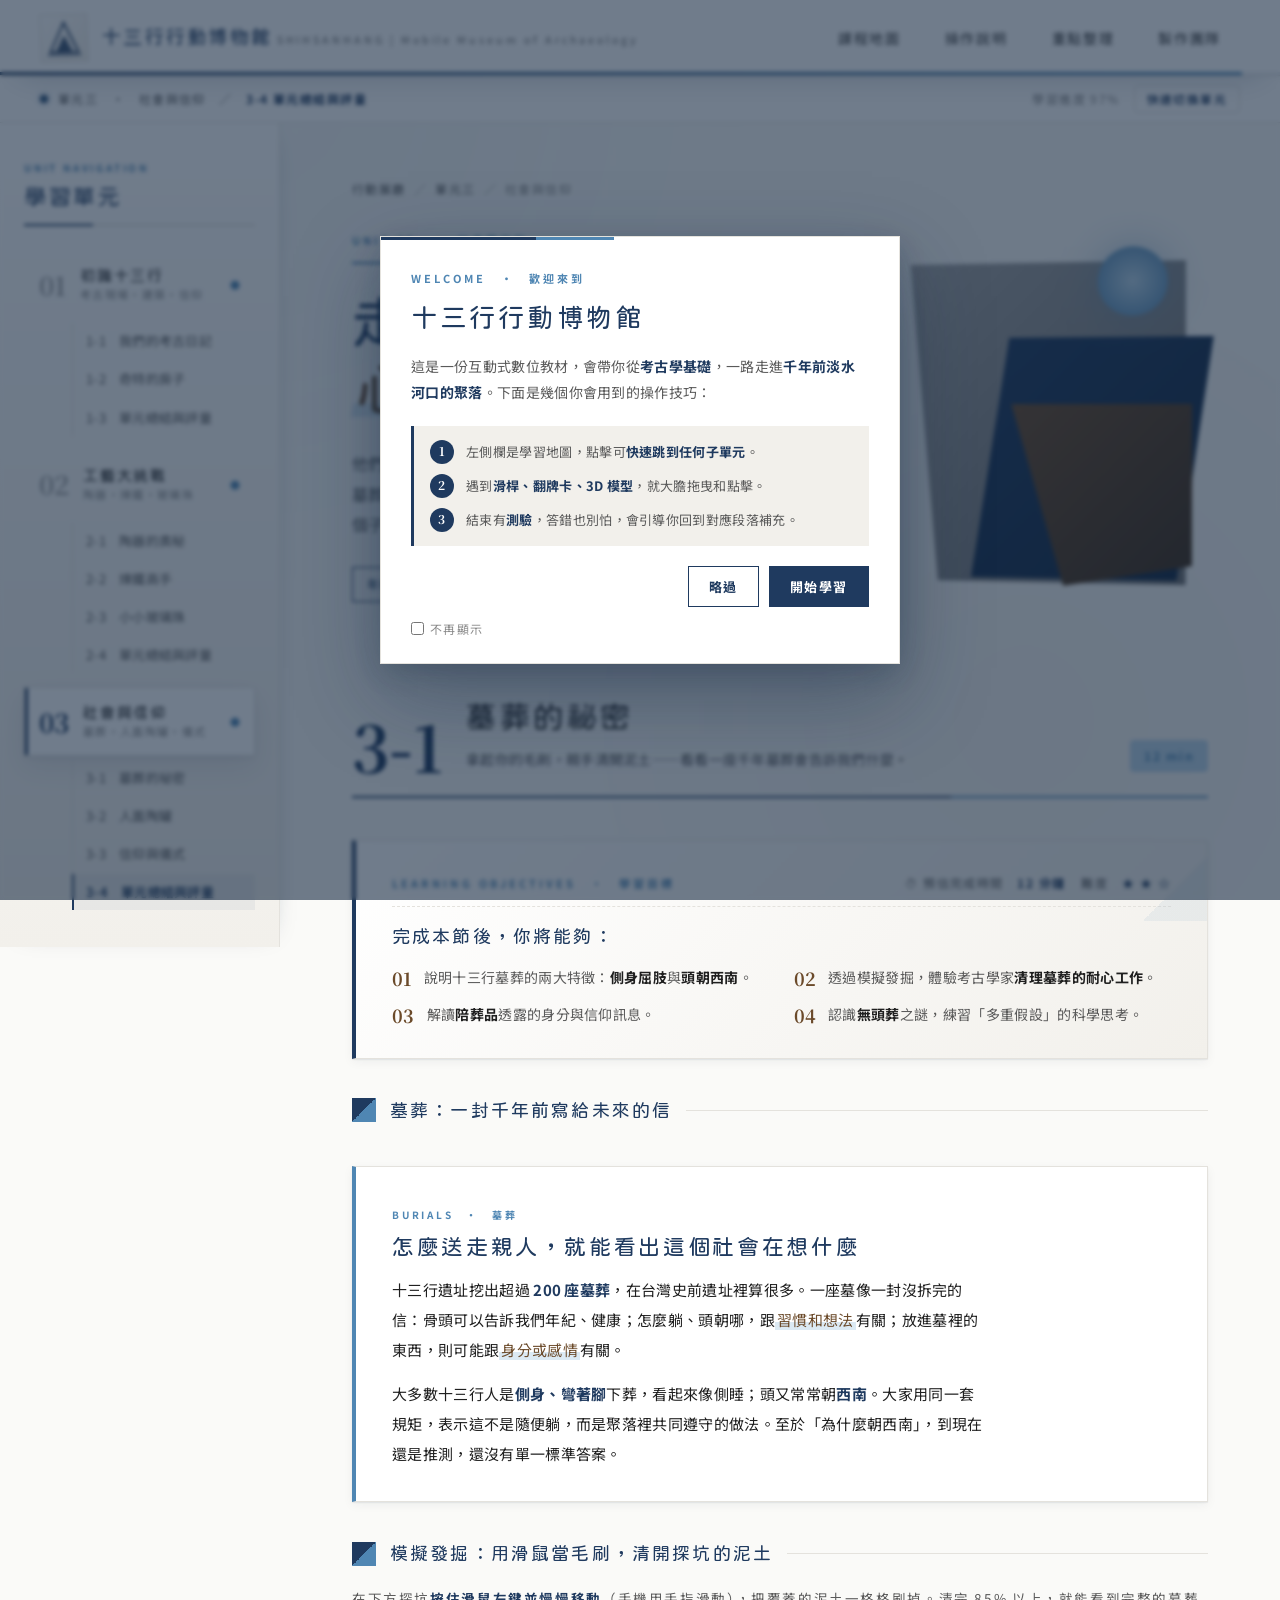
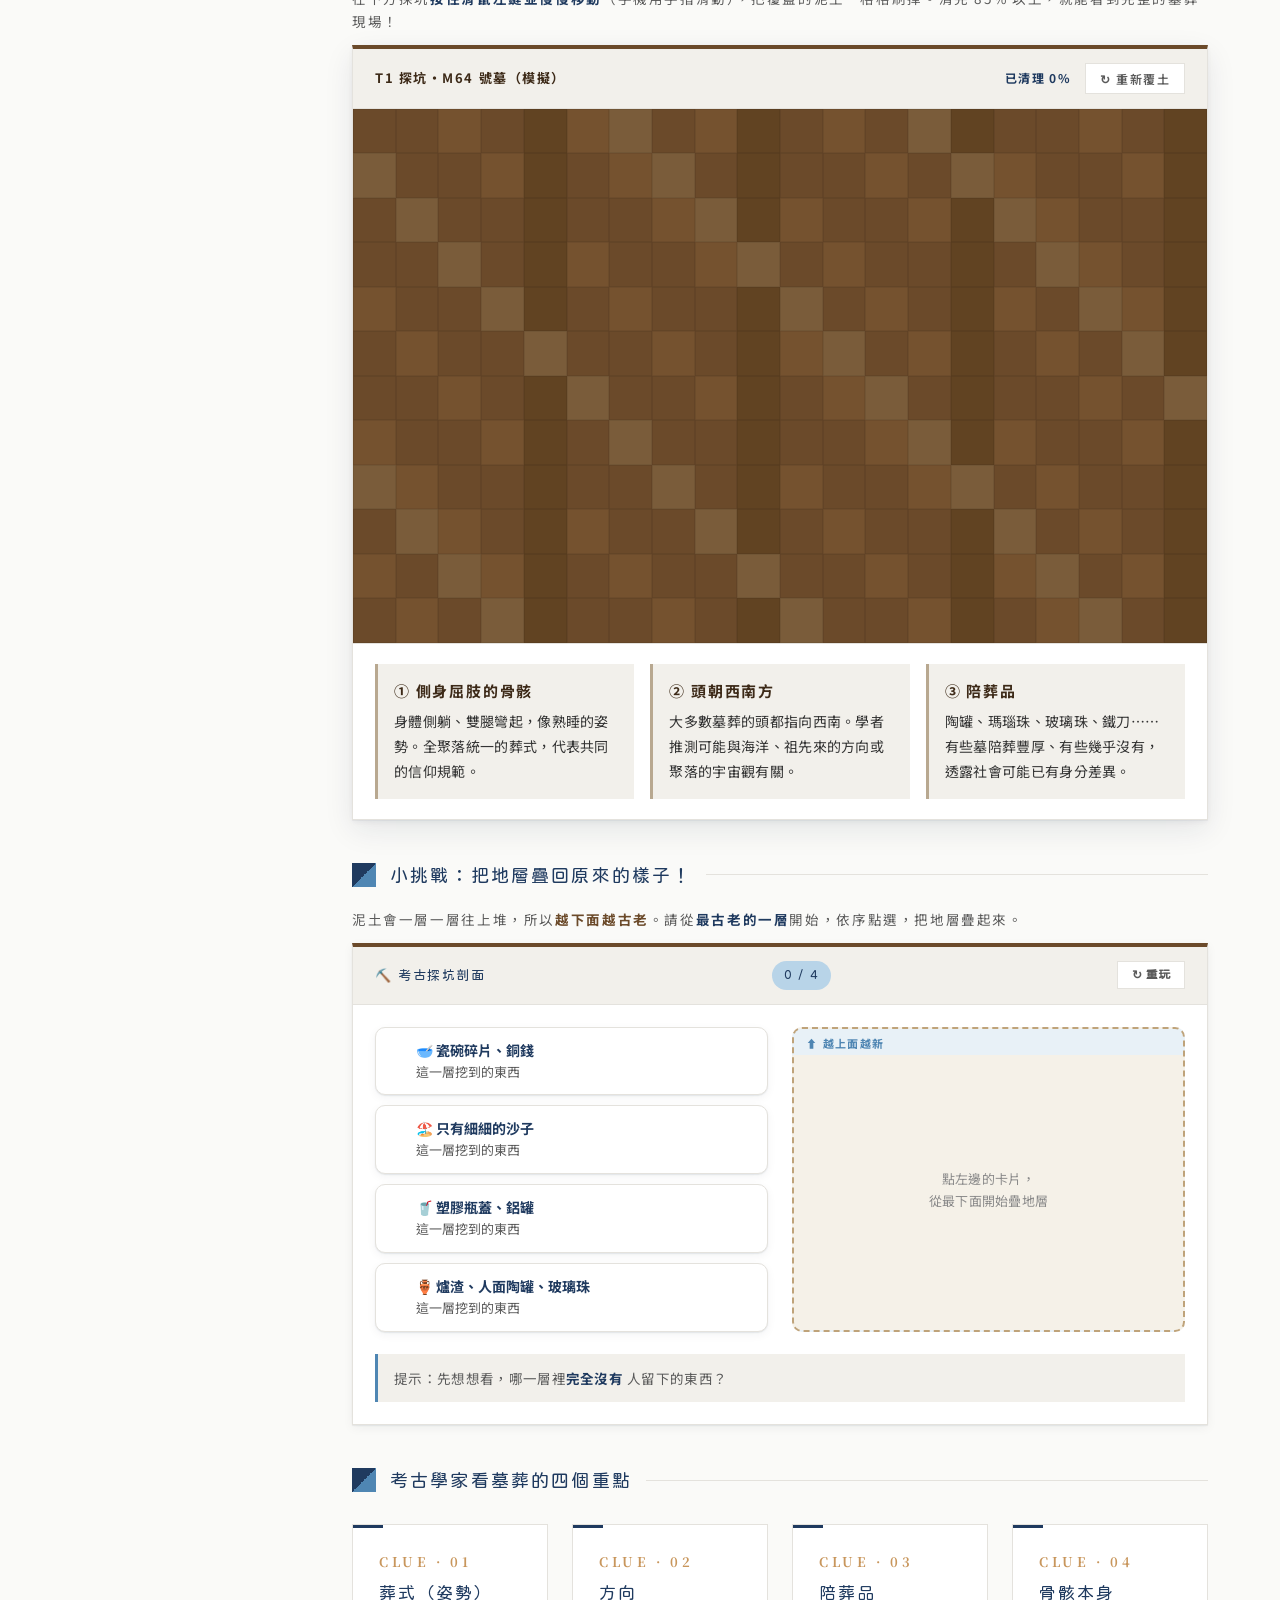
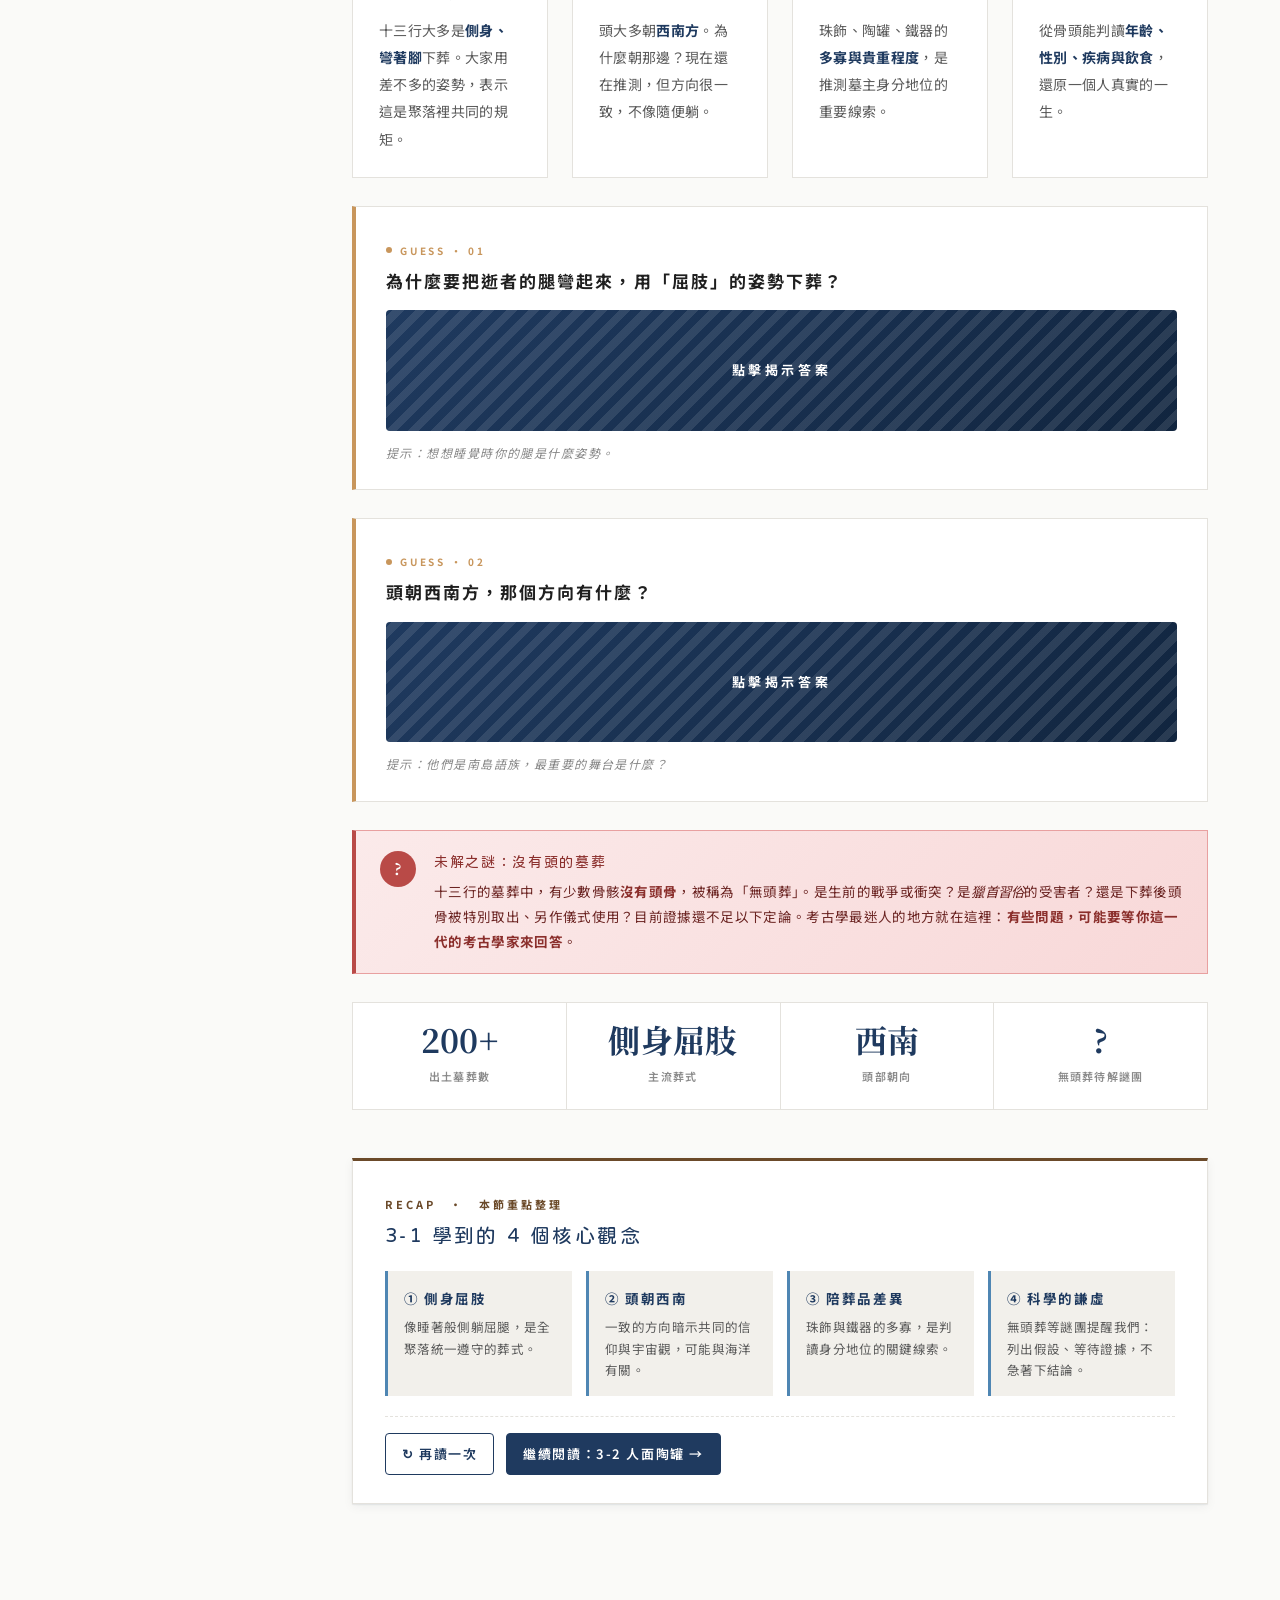
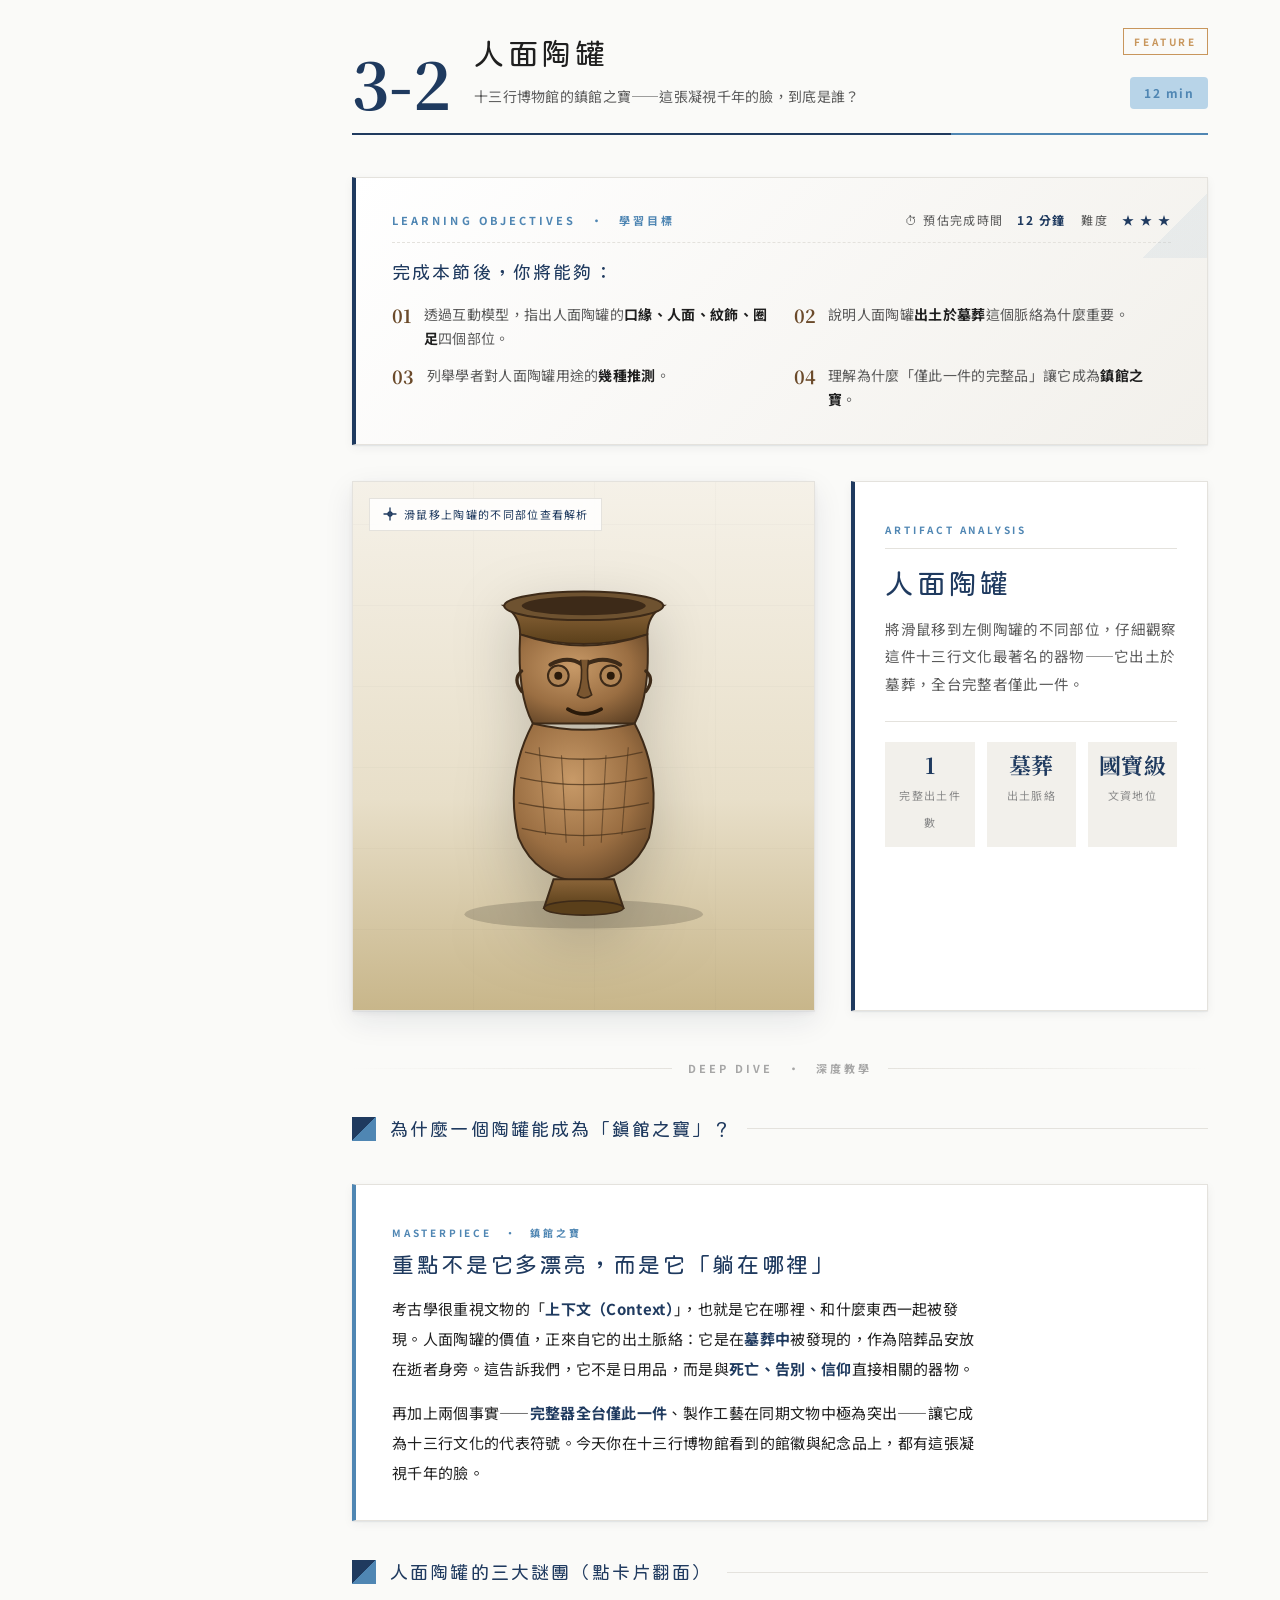
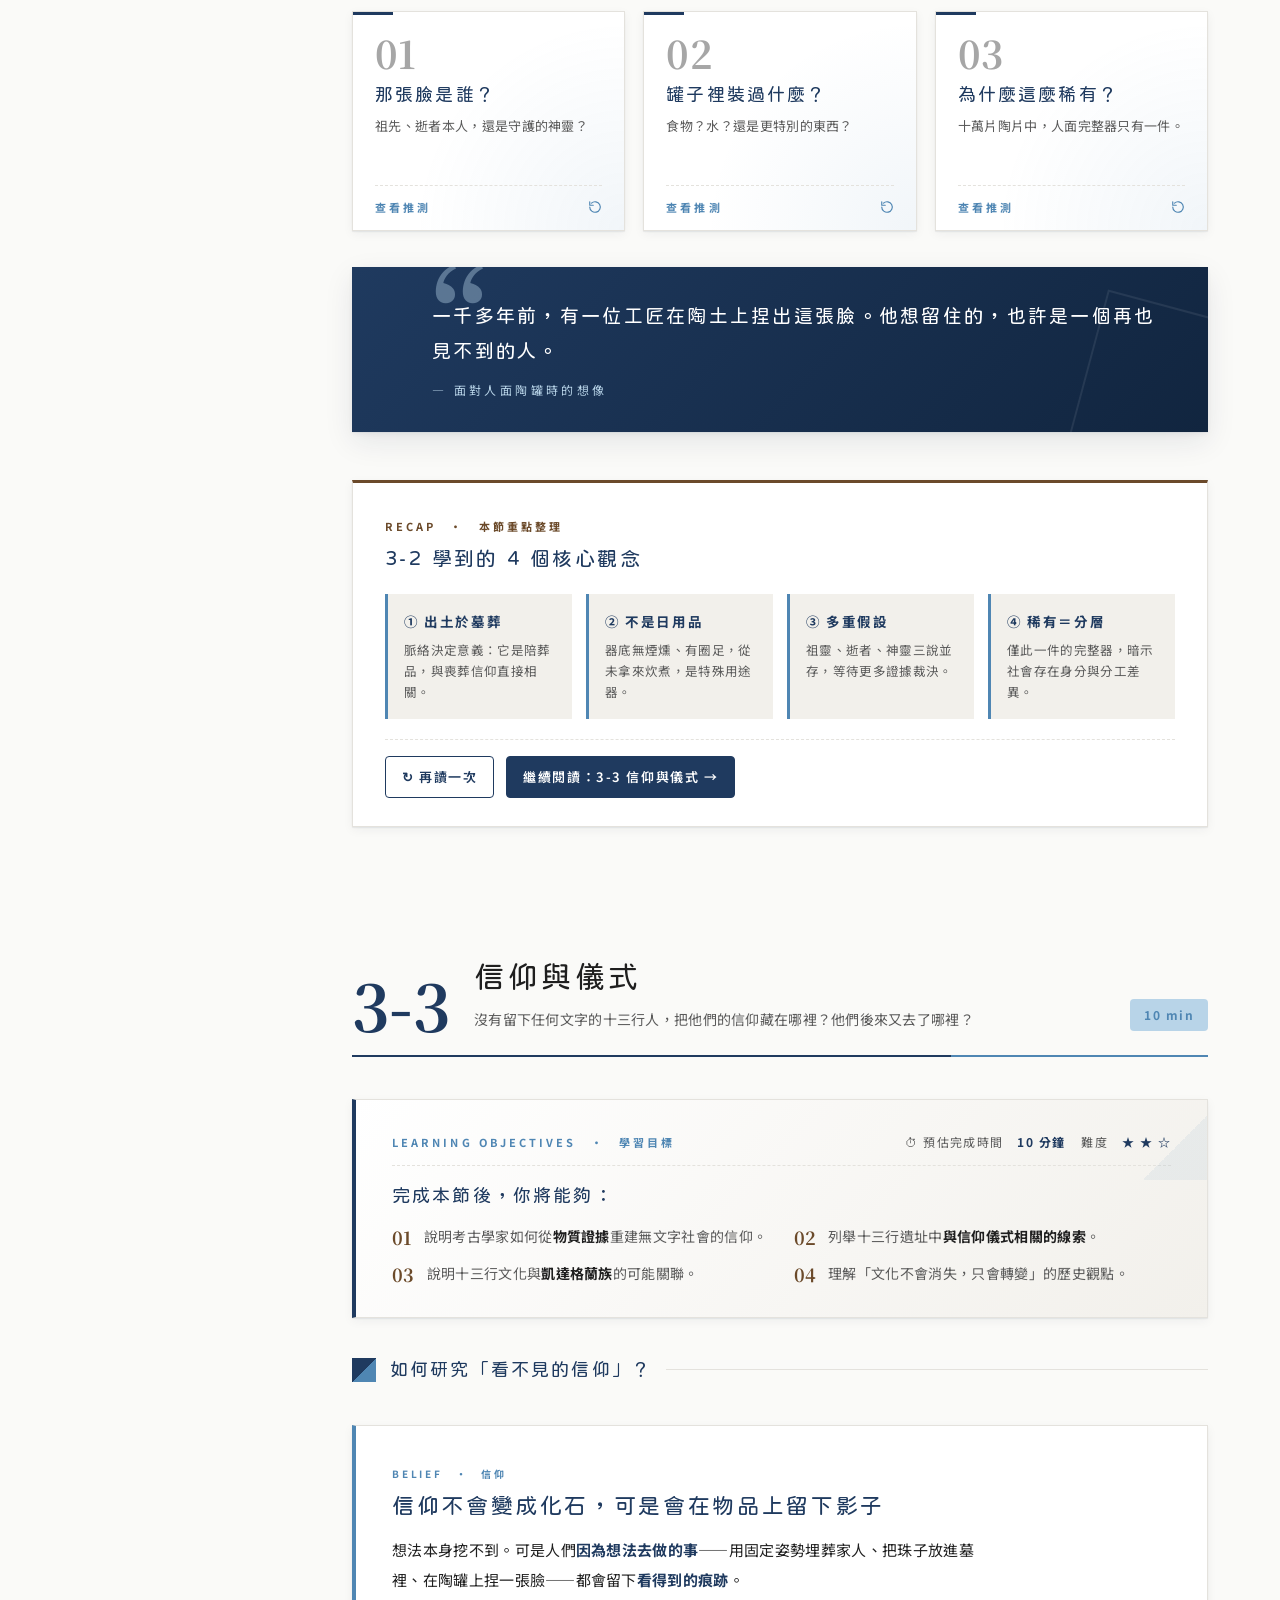
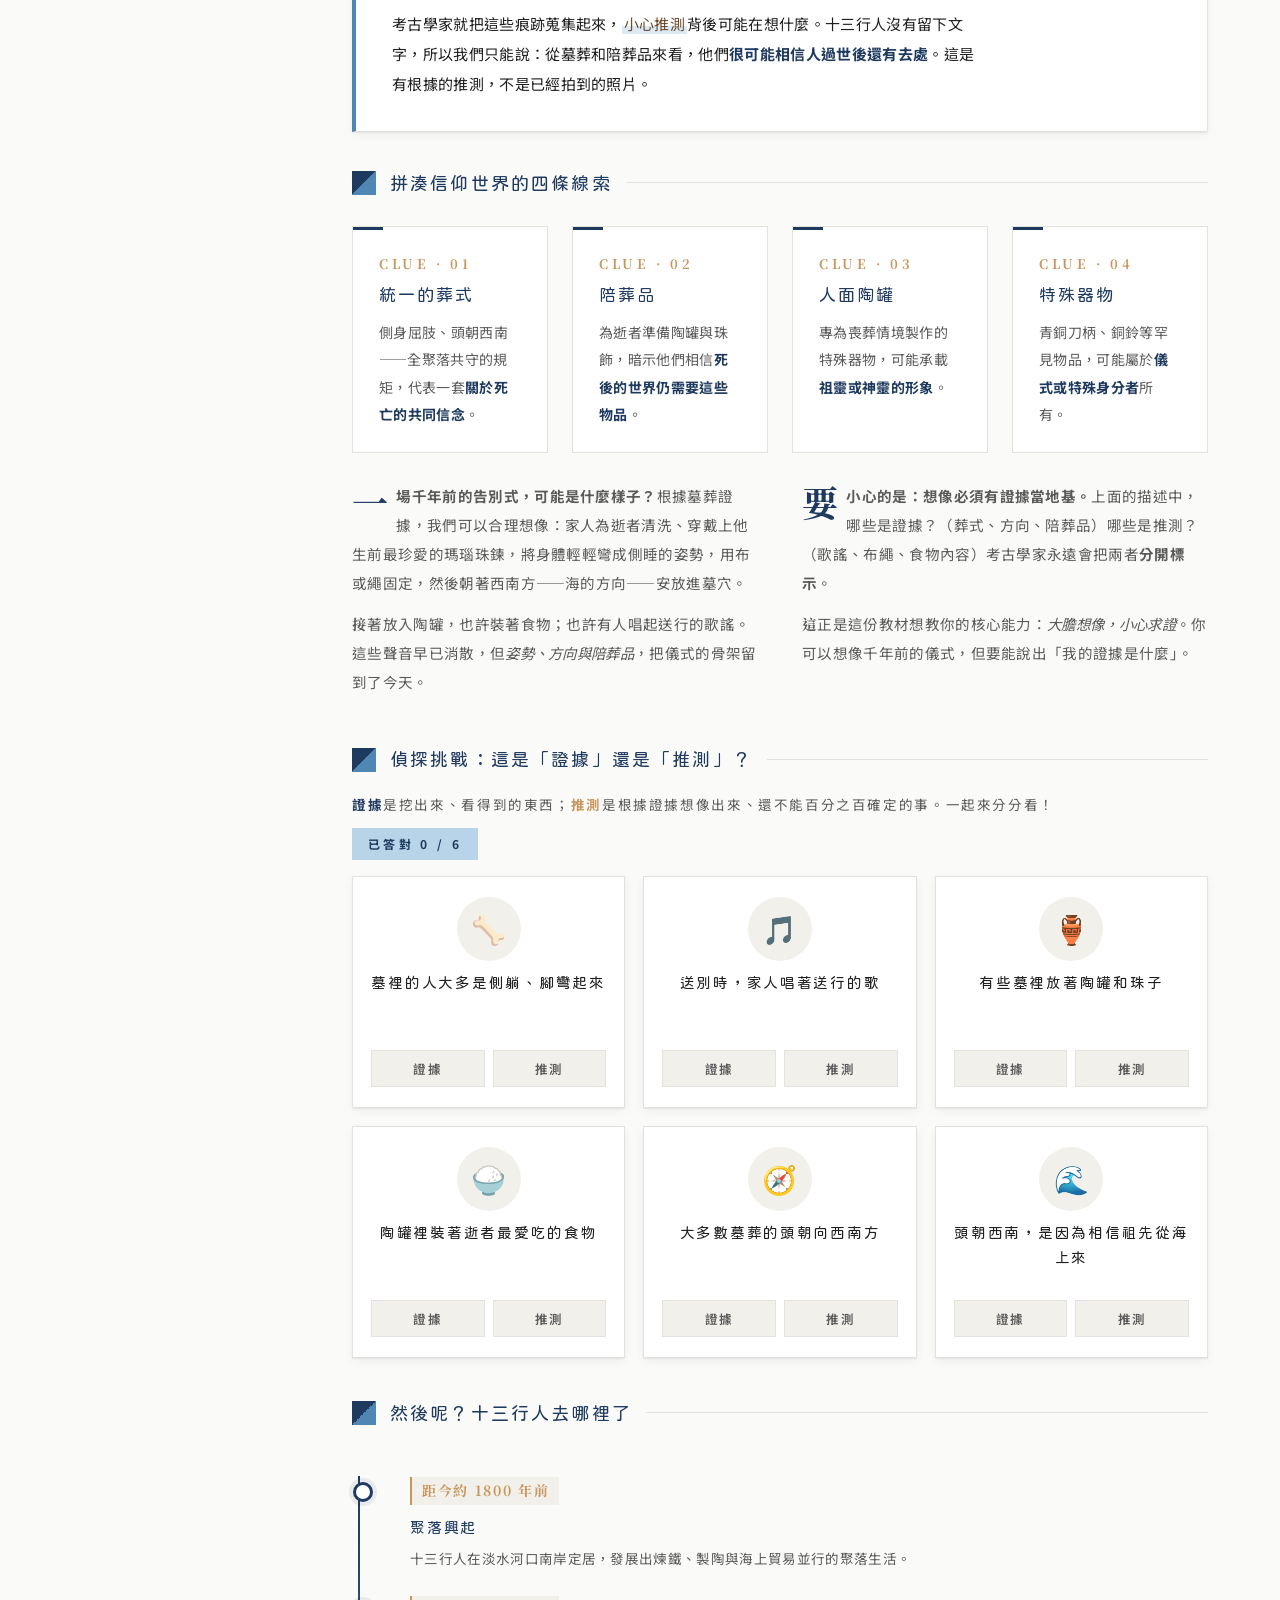
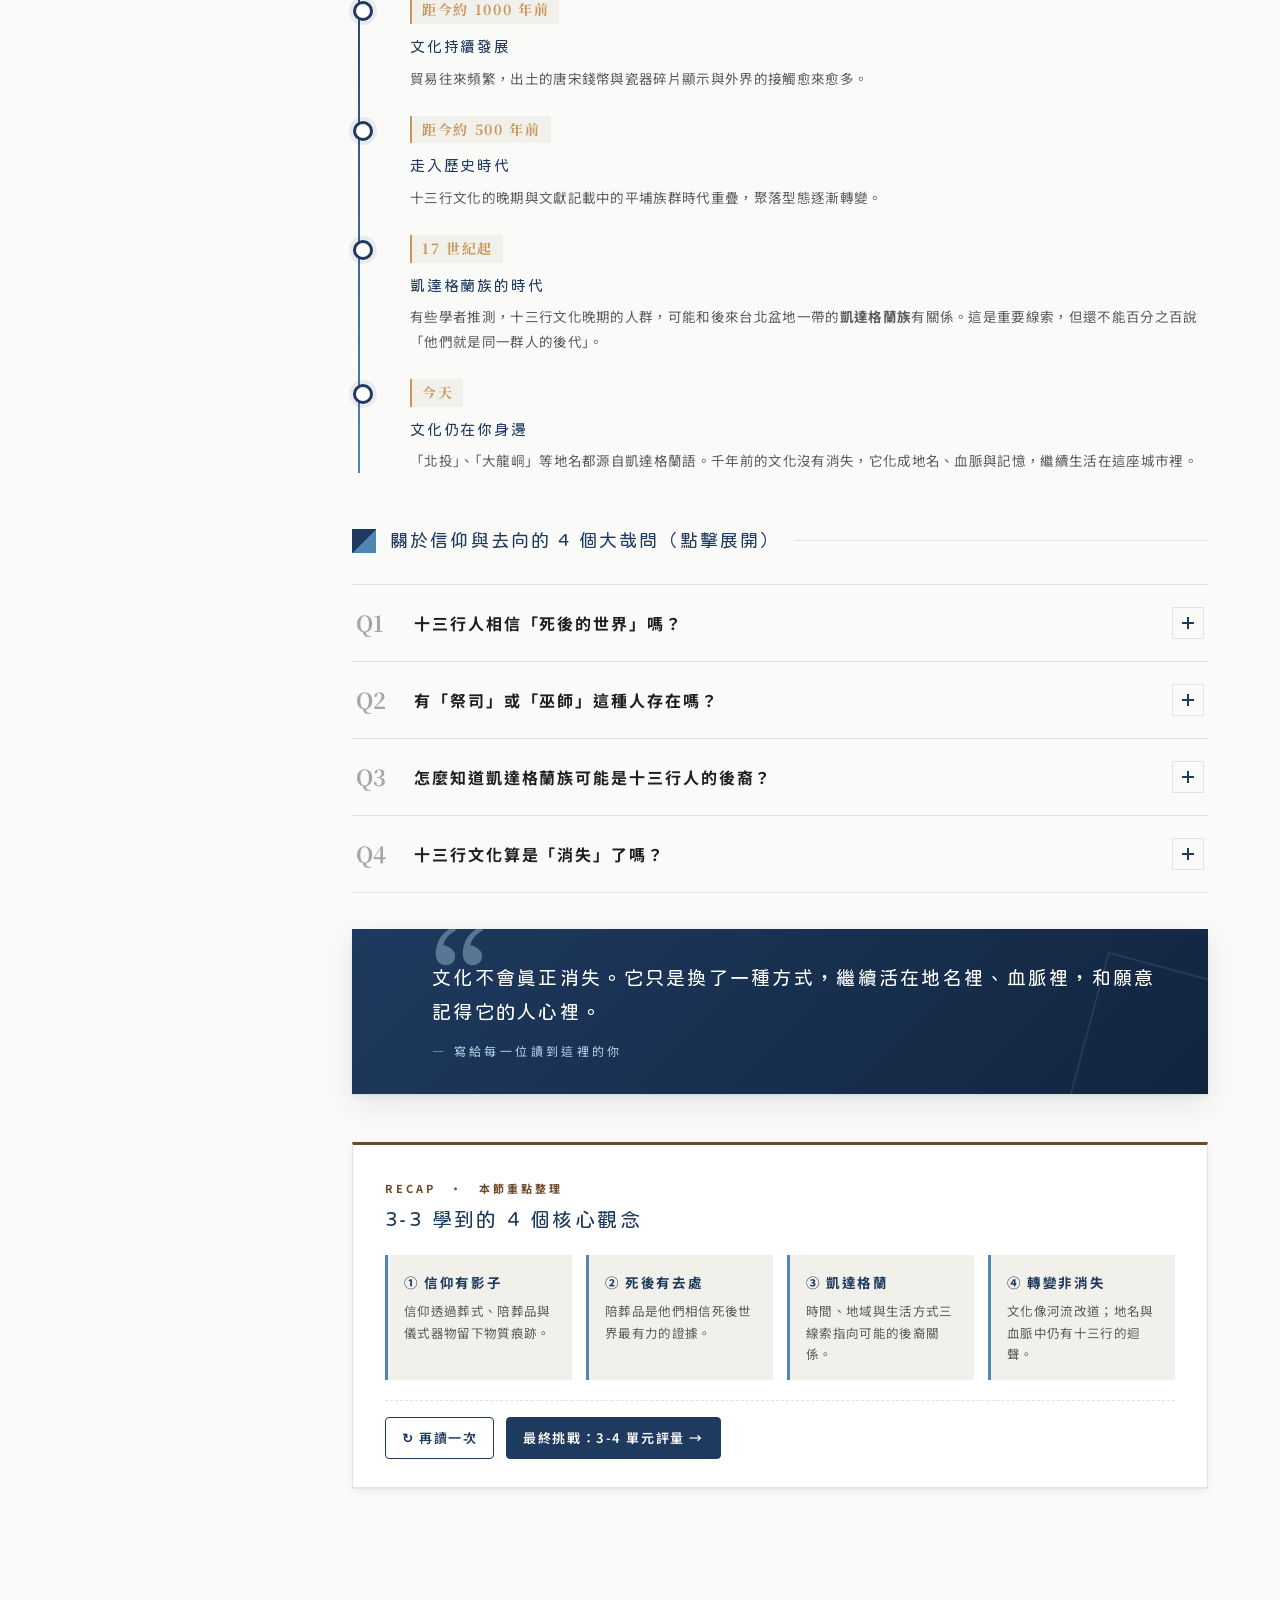
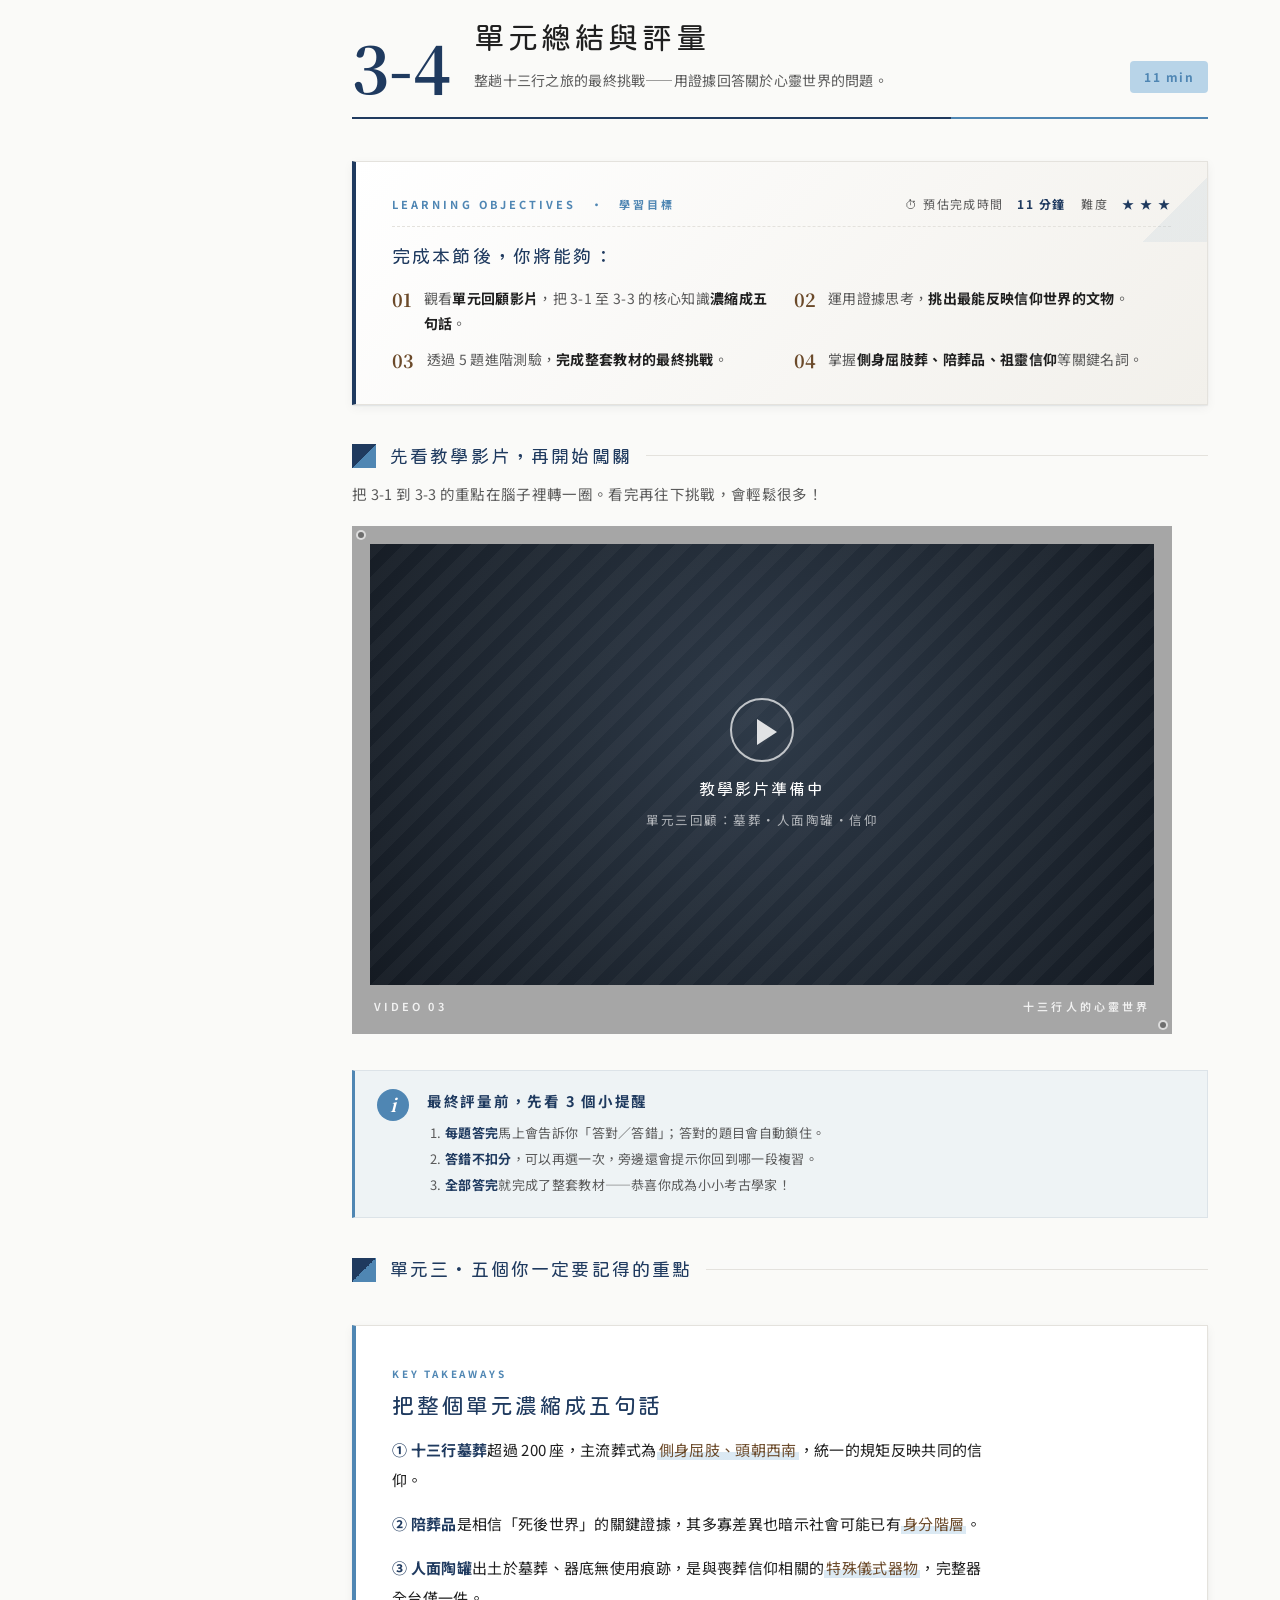
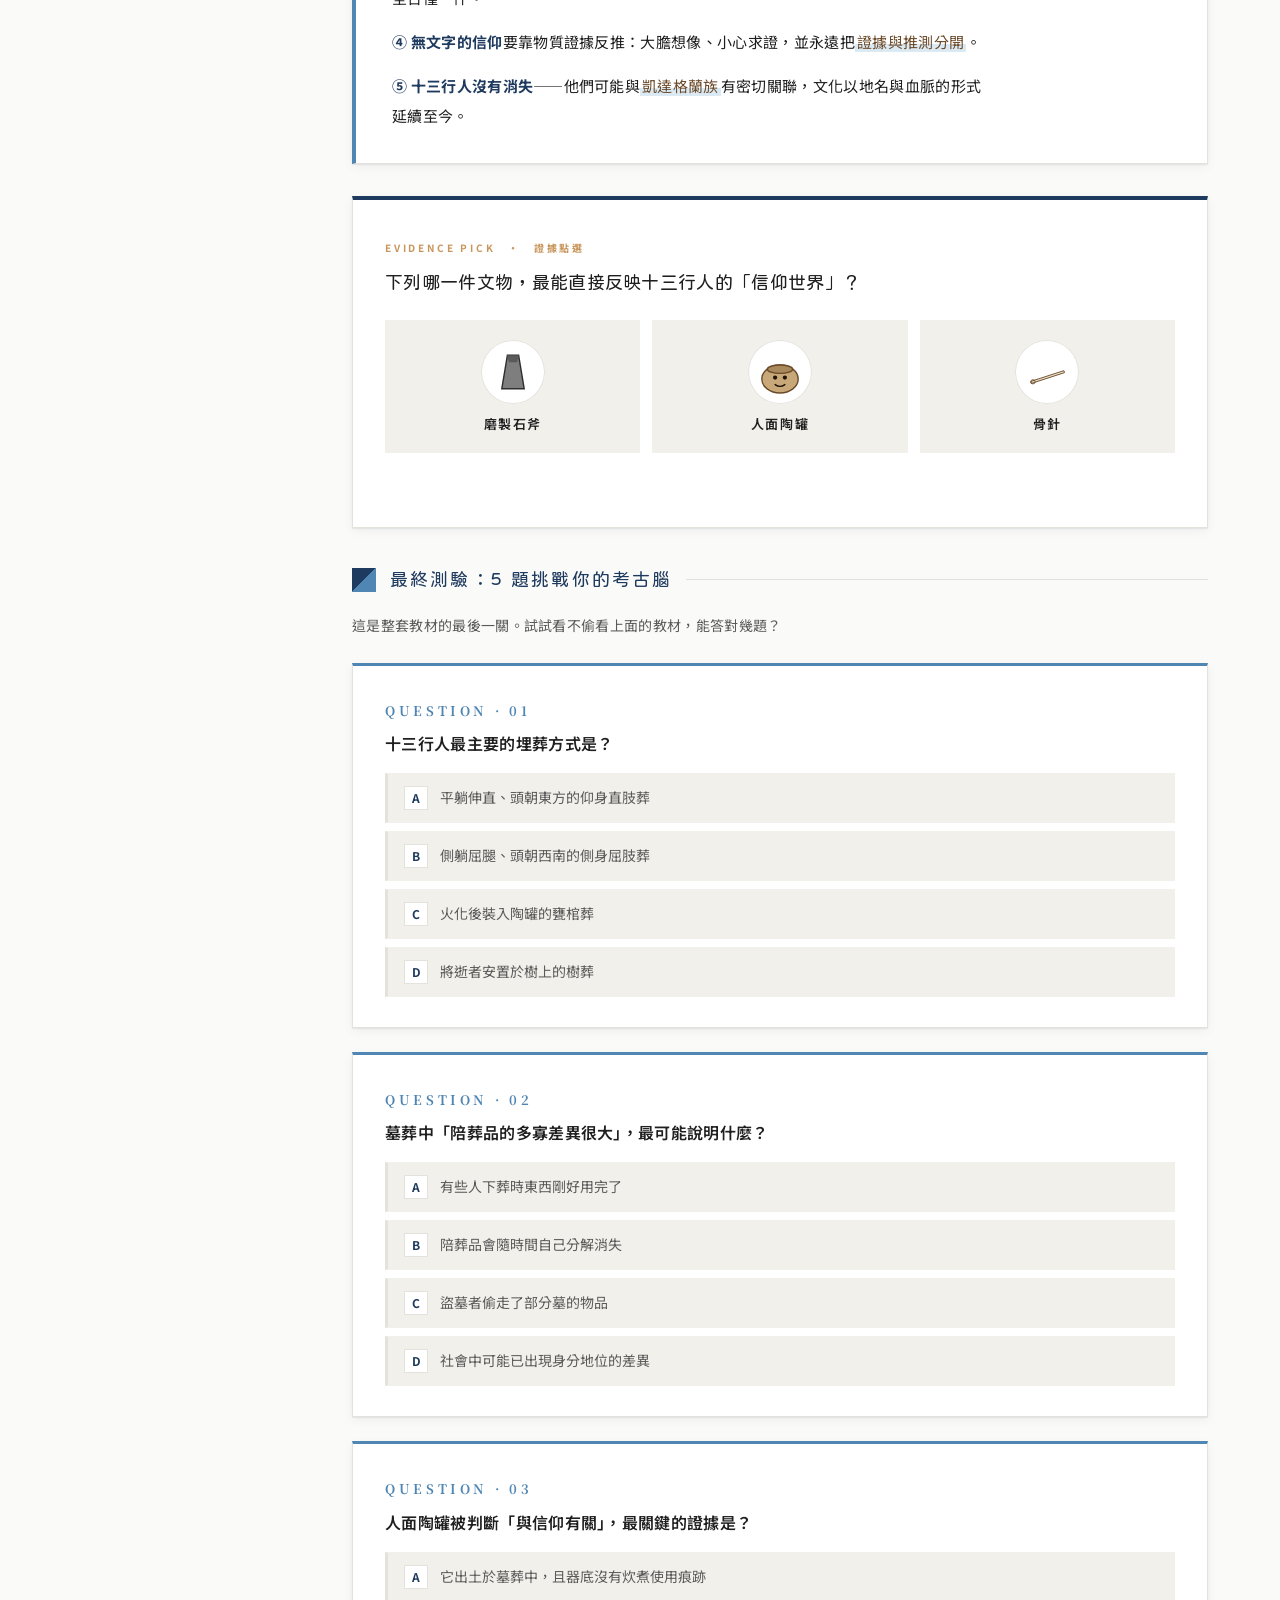
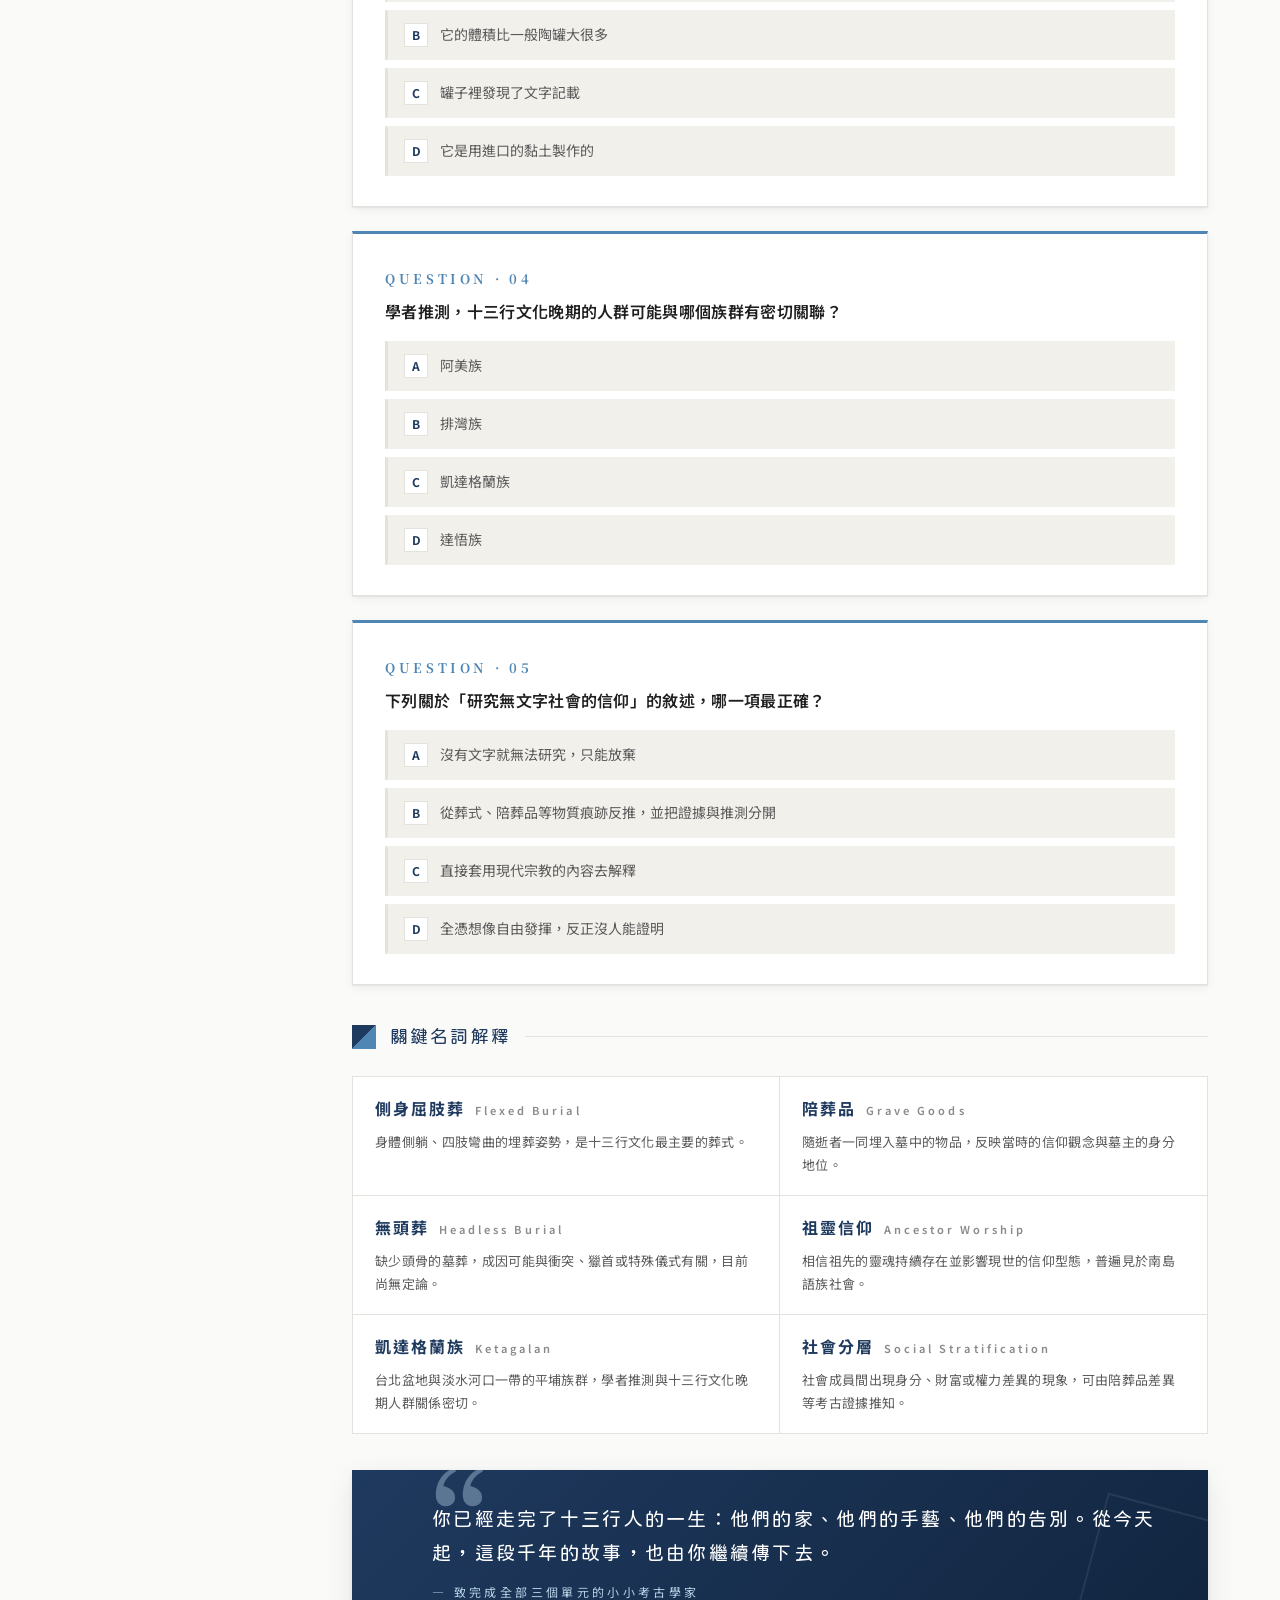
<file: unit3.html>
<!DOCTYPE html>
<html lang="zh-Hant">
<head>
    <meta charset="UTF-8">
    <meta name="viewport" content="width=device-width, initial-scale=1.0">
    <meta name="description" content="十三行行動博物館｜走進臺灣考古現場，認識千年前的史前文化。">
    <title>單元三 社會與信仰 ｜ 十三行行動博物館</title>

    <link rel="preconnect" href="https://fonts.googleapis.com">
    <link rel="preconnect" href="https://fonts.gstatic.com" crossorigin>
    <link href="https://fonts.googleapis.com/css2?family=Huninn&family=Noto+Sans+TC:wght@300;400;500;700;900&family=Noto+Serif+TC:wght@400;600;700&display=swap" rel="stylesheet">

    <link rel="stylesheet" href="css/style.css">
</head>
<body>

    <!-- ===== 頂部品牌列（沿用原本風格，LOGO + 教材名稱 + 右側常駐導覽） ===== -->
    <header class="site-header" role="banner">
        <!-- 左：LOGO + 教材名稱（LOGO 點擊回首頁） -->
        <a href="index.html" class="brand brand--link" id="homeLink" aria-label="回到首頁">
            <span class="brand__mark" aria-hidden="true">
                <svg viewBox="0 0 60 60" width="42" height="42">
                    <polygon points="10,50 30,8 50,50" fill="none" stroke="currentColor" stroke-width="2.5"/>
                    <polygon points="18,50 30,26 42,50" fill="currentColor" opacity="0.85"/>
                    <line x1="6" y1="54" x2="54" y2="54" stroke="currentColor" stroke-width="2"/>
                </svg>
            </span>
            <span class="brand__text">
                <span class="brand__title">十三行行動博物館</span>
                <span class="brand__subtitle">SHIHSANHANG&nbsp;|&nbsp;Mobile Museum of Archaeology</span>
            </span>
        </a>

        <!-- 右：四項常駐選單 -->
        <nav class="top-nav" aria-label="主要導覽">
            <button class="top-nav__link" type="button" data-modal-open="map">課程地圖</button>
            <button class="top-nav__link" type="button" data-modal-open="guide">操作說明</button>
            <button class="top-nav__link" type="button" data-modal-open="recap">重點整理</button>
            <button class="top-nav__link" type="button" data-modal-open="team">製作團隊</button>
        </nav>

        <!-- 頂部超薄進度條（沿用原本側欄進度條的漸層配色） -->
        <div class="header-progress" aria-hidden="true">
            <span class="header-progress__bar" id="headerProgressBar" style="width:0%"></span>
        </div>
    </header>

    <!-- ===== 目前位置 / 麵包屑工具列（薄薄一條，沿用既有 line/indigo） ===== -->
    <div class="locator" id="locator" aria-label="目前位置">
        <div class="locator__inner">
            <div class="locator__left">
                <span class="locator__dot" aria-hidden="true"></span>
                <span class="locator__path" id="locatorPath">單元三　·　社會與信仰　／　3-1 墓葬的祕密</span>
            </div>
            <div class="locator__right">
                <span class="locator__progress-text" id="locatorProgress">學習進度 0%</span>
                <button type="button" class="locator__quick" data-modal-open="map" aria-label="開啟課程地圖快速切換">快速切換單元</button>
            </div>
        </div>
    </div>

    <!-- ===== 主版型：側邊欄 + 內容 ===== -->
    <div class="layout">
        <aside class="sidebar" aria-label="單元導覽">
            <div class="sidebar__head">
                <span class="sidebar__eyebrow">UNIT NAVIGATION</span>
                <h2 class="sidebar__title">學習單元</h2>
                <div class="sidebar__rule" aria-hidden="true"></div>
            </div>

            <ul class="unit-list" role="list">
                <li class="unit-item" data-unit="1">
                    <button class="unit-item__btn" type="button" data-unit-target="unit1.html">
                        <span class="unit-item__no">01</span>
                        <span class="unit-item__body">
                            <span class="unit-item__name">初識十三行</span>
                            <span class="unit-item__desc">考古現場・建築・信仰</span>
                        </span>
                        <span class="unit-item__status" aria-hidden="true">●</span>
                    </button>
                    <ul class="sub-list" role="list">
                        <li><a href="unit1.html#sub-1-1" class="sub-link">1-1　我們的考古日記</a></li>
                        <li><a href="unit1.html#sub-1-2" class="sub-link">1-2　奇特的房子</a></li>
                        <li><a href="unit1.html#sub-1-3" class="sub-link">1-3　單元總結與評量</a></li>
                    </ul>
                </li>

                <li class="unit-item" data-unit="2">
                    <button class="unit-item__btn" type="button" data-unit-target="unit2.html">
                        <span class="unit-item__no">02</span>
                        <span class="unit-item__body">
                            <span class="unit-item__name">工藝大挑戰</span>
                            <span class="unit-item__desc">陶器・煉鐵・玻璃珠</span>
                        </span>
                        <span class="unit-item__status" aria-hidden="true">●</span>
                    </button>
                    <ul class="sub-list" role="list">
                        <li><a href="unit2.html#sub-2-1" class="sub-link">2-1　陶器的奧秘</a></li>
                        <li><a href="unit2.html#sub-2-2" class="sub-link">2-2　煉鐵高手</a></li>
                        <li><a href="unit2.html#sub-2-3" class="sub-link">2-3　小小玻璃珠</a></li>
                        <li><a href="unit2.html#sub-2-4" class="sub-link">2-4　單元總結與評量</a></li>
                    </ul>
                </li>

                <li class="unit-item is-active" data-unit="3">
                    <button class="unit-item__btn" type="button" aria-current="page" data-unit-target="#unit-3">
                        <span class="unit-item__no">03</span>
                        <span class="unit-item__body">
                            <span class="unit-item__name">社會與信仰</span>
                            <span class="unit-item__desc">墓葬・人面陶罐・儀式</span>
                        </span>
                        <span class="unit-item__status" aria-hidden="true">●</span>
                    </button>
                    <ul class="sub-list" role="list">
                        <li><a href="#sub-3-1" class="sub-link is-current">3-1　墓葬的祕密</a></li>
                        <li><a href="#sub-3-2" class="sub-link">3-2　人面陶罐</a></li>
                        <li><a href="#sub-3-3" class="sub-link">3-3　信仰與儀式</a></li>
                        <li><a href="#sub-3-4" class="sub-link">3-4　單元總結與評量</a></li>
                    </ul>
                </li>
            </ul>

            <div class="sidebar__progress">
                <div class="progress-label">
                    <span>學習進度</span>
                    <span class="progress-percent">0%</span>
                </div>
                <div class="progress-bar"><span style="width:0%"></span></div>
            </div>
        </aside>

        <!-- ===== 主要內容區 ===== -->
        <main class="content" id="main">
            <span id="top" tabindex="-1" aria-hidden="true"></span>
            <!-- ============================================================
                 ===== 單元三：社會與信仰 =====
                 ============================================================ -->
            <section class="unit-hero" id="unit-3" aria-labelledby="unit-3-title">
                <div class="unit-hero__crumbs">
                    <a href="index.html">行動展廳</a><span>／</span><a href="#unit-3">單元三</a><span>／</span><span>社會與信仰</span>
                </div>
                <div class="unit-hero__grid">
                    <div class="unit-hero__copy">
                        <span class="unit-hero__eyebrow">UNIT 03　・　社會與信仰</span>
                        <h1 id="unit-3-title" class="unit-hero__title">走進十三行人的<br><em>心靈世界</em></h1>
                        <p class="unit-hero__lead">
                            他們怎麼告別逝去的家人？那張陶罐上的臉又是誰？從 200 多座墓葬與一件國寶出發，探索千年前的社會與信仰。本單元包含四個子主題，預計學習時間 <b>45 分鐘</b>。
                        </p>
                        <div class="unit-hero__meta">
                            <span class="chip">年級｜國小高年級</span>
                            <span class="chip">領域｜社會・綜合</span>
                            <span class="chip">時長｜45 分</span>
                        </div>
                    </div>
                    <div class="unit-hero__visual" aria-hidden="true">
                        <div class="hero-stack">
                            <div class="hero-stack__slab hero-stack__slab--1"></div>
                            <div class="hero-stack__slab hero-stack__slab--2"></div>
                            <div class="hero-stack__slab hero-stack__slab--3"></div>
                            <div class="hero-stack__sun"></div>
                        </div>
                    </div>
                </div>
            </section>

            <!-- ===== 子單元 3-1：墓葬的祕密 ===== -->
            <section id="sub-3-1" class="sub-section" aria-labelledby="sub-3-1-title">
                <header class="sub-section__head">
                    <span class="sub-section__index">3-1</span>
                    <div>
                        <h2 id="sub-3-1-title" class="sub-section__title">墓葬的祕密</h2>
                        <p class="sub-section__sub">拿起你的毛刷，親手清開泥土——看看一座千年墓葬會告訴我們什麼。</p>
                    </div>
                    <span class="sub-section__time">12 min</span>
                </header>

                <div class="objectives" aria-label="本單元學習目標">
                    <div class="objectives__head">
                        <span class="objectives__eyebrow">LEARNING OBJECTIVES　·　學習目標</span>
                        <div class="objectives__meta">
                            <span class="objectives__time">⏱ 預估完成時間　<b>12 分鐘</b></span>
                            <span class="objectives__level">難度　<b>★ ★ ☆</b></span>
                        </div>
                    </div>
                    <h3 class="objectives__title">完成本節後，你將能夠：</h3>
                    <ul class="objectives__list">
                        <li><span class="objectives__num">01</span><div>說明十三行墓葬的兩大特徵：<b>側身屈肢</b>與<b>頭朝西南</b>。</div></li>
                        <li><span class="objectives__num">02</span><div>透過模擬發掘，體驗考古學家<b>清理墓葬的耐心工作</b>。</div></li>
                        <li><span class="objectives__num">03</span><div>解讀<b>陪葬品</b>透露的身分與信仰訊息。</div></li>
                        <li><span class="objectives__num">04</span><div>認識<b>無頭葬</b>之謎，練習「多重假設」的科學思考。</div></li>
                    </ul>
                </div>

                <h3 class="mini-h">墓葬：一封千年前寫給未來的信</h3>
                <div class="lead-block">
                    <span class="lead-block__eyebrow">BURIALS　·　墓葬</span>
                    <h4 class="lead-block__title">怎麼送走親人，就能看出這個社會在想什麼</h4>
                    <div class="lead-block__body">
                        <p>十三行遺址挖出超過 <strong>200 座墓葬</strong>，在台灣史前遺址裡算很多。一座墓像一封沒拆完的信：骨頭可以告訴我們年紀、健康；怎麼躺、頭朝哪，跟<em>習慣和想法</em>有關；放進墓裡的東西，則可能跟<em>身分或感情</em>有關。</p>
                        <p>大多數十三行人是<strong>側身、彎著腳</strong>下葬，看起來像側睡；頭又常常朝<strong>西南</strong>。大家用同一套規矩，表示這不是隨便躺，而是聚落裡共同遵守的做法。至於「為什麼朝西南」，到現在還是推測，還沒有單一標準答案。</p>
                    </div>
                </div>

                <!-- 互動：模擬考古發掘 -->
                <h3 class="mini-h">模擬發掘：用滑鼠當毛刷，清開探坑的泥土</h3>
                <p style="font-size:13.5px;color:var(--c-text-soft);margin-bottom:12px;letter-spacing:var(--ls-wide);">
                    在下方探坑<b style="color:var(--c-indigo);">按住滑鼠左鍵並慢慢移動</b>（手機用手指滑動），把覆蓋的泥土一格格刷掉。清完 85% 以上，就能看到完整的墓葬現場！
                </p>
                <div class="dig-game" id="digGame" aria-label="模擬考古發掘互動">
                    <div class="dig-game__bar">
                        <span class="dig-game__label">T1 探坑・M64 號墓（模擬）</span>
                        <div class="dig-game__meta">
                            <span id="digProgress">已清理 0%</span>
                            <button type="button" class="dig-game__reset" id="digReset">↻ 重新覆土</button>
                        </div>
                    </div>
                    <div class="dig-game__pit" id="digPit">
                        <svg viewBox="0 0 640 400" class="dig-game__svg" role="img" aria-label="側身屈肢葬墓葬示意圖">
                            <rect x="0" y="0" width="640" height="400" fill="#7A5C3A"/>
                            <rect x="0" y="0" width="640" height="400" fill="url(#digHatch)"/>
                            <defs>
                                <pattern id="digHatch" patternUnits="userSpaceOnUse" width="26" height="26">
                                    <circle cx="6" cy="8" r="1.5" fill="#5A3F1A" opacity="0.5"/>
                                    <circle cx="18" cy="20" r="1.2" fill="#8A6438" opacity="0.5"/>
                                </pattern>
                            </defs>
                            <ellipse cx="320" cy="205" rx="252" ry="140" fill="#8A6B45"/>
                            <ellipse cx="320" cy="205" rx="236" ry="126" fill="#96774E"/>

                            <!-- 骨骸：側身屈肢（頭在左＝西南方） -->
                            <g stroke="#EDE3C8" fill="#EDE3C8" stroke-linecap="round">
                                <!-- 頭骨 -->
                                <circle cx="172" cy="168" r="26" fill="#EDE3C8" stroke="#C9B98E" stroke-width="2"/>
                                <circle cx="164" cy="162" r="4" fill="#7A5C3A"/>
                                <circle cx="180" cy="162" r="4" fill="#7A5C3A"/>
                                <path d="M166,180 L184,180" stroke="#C9B98E" stroke-width="2.5" fill="none"/>
                                <!-- 脊椎（彎曲側躺） -->
                                <path d="M196,178 Q250,186 296,206 Q330,220 352,218" fill="none" stroke="#EDE3C8" stroke-width="9"/>
                                <g stroke="#D9CBA4" stroke-width="2">
                                    <line x1="222" y1="176" x2="218" y2="196"/>
                                    <line x1="244" y1="182" x2="240" y2="202"/>
                                    <line x1="266" y1="190" x2="262" y2="210"/>
                                    <line x1="288" y1="198" x2="284" y2="218"/>
                                </g>
                                <!-- 骨盆 -->
                                <ellipse cx="362" cy="220" rx="20" ry="15" fill="#EDE3C8" stroke="#C9B98E" stroke-width="2"/>
                                <!-- 手臂（屈起在胸前） -->
                                <path d="M226,182 Q240,214 268,222" fill="none" stroke="#EDE3C8" stroke-width="7"/>
                                <path d="M268,222 Q288,228 300,216" fill="none" stroke="#EDE3C8" stroke-width="6"/>
                                <!-- 大腿與小腿（屈肢） -->
                                <path d="M370,228 Q412,244 448,232" fill="none" stroke="#EDE3C8" stroke-width="9"/>
                                <path d="M448,232 Q436,270 396,278" fill="none" stroke="#EDE3C8" stroke-width="8"/>
                                <path d="M368,234 Q404,258 434,252" fill="none" stroke="#EDE3C8" stroke-width="8" opacity="0.85"/>
                                <path d="M434,252 Q420,284 386,290" fill="none" stroke="#EDE3C8" stroke-width="7" opacity="0.85"/>
                                <!-- 腳掌 -->
                                <ellipse cx="390" cy="282" rx="10" ry="5" transform="rotate(-18 390 282)"/>
                                <ellipse cx="382" cy="292" rx="9" ry="4.5" transform="rotate(-16 382 292)" opacity="0.85"/>
                            </g>

                            <!-- 陪葬品：陶罐 -->
                            <g transform="translate(130,238)">
                                <path d="M-16 -14 Q-19 4 -15 20 L15 20 Q19 4 16 -14 Q8 -20 0 -18 Q-8 -20 -16 -14 Z" fill="#B5653A" stroke="#5A2010" stroke-width="2"/>
                                <ellipse cx="0" cy="-14" rx="12" ry="4.5" fill="#8E4526" stroke="#5A2010" stroke-width="2"/>
                            </g>
                            <!-- 陪葬品：珠串 -->
                            <g>
                                <circle cx="216" cy="222" r="5" fill="#4F86B3" stroke="#1F3A5F" stroke-width="1.2"/>
                                <circle cx="228" cy="228" r="5" fill="#E8A845" stroke="#6B4A2A" stroke-width="1.2"/>
                                <circle cx="240" cy="232" r="5" fill="#B5432A" stroke="#5A2010" stroke-width="1.2"/>
                                <circle cx="252" cy="234" r="5" fill="#4F86B3" stroke="#1F3A5F" stroke-width="1.2"/>
                            </g>
                            <!-- 陪葬品：鐵刀 -->
                            <g transform="translate(478,196) rotate(24)">
                                <rect x="-5" y="-34" width="10" height="20" rx="3" fill="#6B4A2A" stroke="#3D2A18" stroke-width="1.5"/>
                                <path d="M-4,-14 L4,-14 L3,30 L0,36 L-3,30 Z" fill="#8A8A8A" stroke="#4A4A4A" stroke-width="1.5"/>
                            </g>

                            <!-- 方位標示 -->
                            <g transform="translate(60,58)">
                                <circle r="24" fill="rgba(255,255,255,0.85)" stroke="#1F3A5F" stroke-width="1.5"/>
                                <polygon points="0,-15 4,2 0,15 -4,2" fill="#1F3A5F" transform="rotate(-135)"/>
                                <text y="-30" text-anchor="middle" font-size="11" fill="#1F3A5F" font-weight="700">西南 SW</text>
                            </g>
                            <rect x="150" y="358" width="340" height="30" rx="15" fill="rgba(30,20,10,0.72)"/>
                            <text x="320" y="379" text-anchor="middle" font-size="15" fill="#FFF8E7" font-weight="700" letter-spacing="2">側身屈肢・頭朝西南・陪葬陶罐與珠飾</text>
                        </svg>
                        <div class="dig-game__cover" id="digCover" aria-hidden="true"></div>
                    </div>
                    <div class="dig-game__finds" id="digFinds">
                        <div class="dig-find">
                            <b>① 側身屈肢的骨骸</b>
                            <span>身體側躺、雙腿彎起，像熟睡的姿勢。全聚落統一的葬式，代表共同的信仰規範。</span>
                        </div>
                        <div class="dig-find">
                            <b>② 頭朝西南方</b>
                            <span>大多數墓葬的頭都指向西南。學者推測可能與海洋、祖先來的方向或聚落的宇宙觀有關。</span>
                        </div>
                        <div class="dig-find">
                            <b>③ 陪葬品</b>
                            <span>陶罐、瑪瑙珠、玻璃珠、鐵刀……有些墓陪葬豐厚、有些幾乎沒有，透露社會可能已有身分差異。</span>
                        </div>
                    </div>
                </div>

                <!-- 互動：地層排序 -->
                <h3 class="mini-h">小挑戰：把地層疊回原來的樣子！</h3>
                <p style="font-size:13.5px;color:var(--c-text-soft);margin-bottom:12px;letter-spacing:var(--ls-wide);">
                    泥土會一層一層往上堆，所以<b style="color:var(--c-earth);">越下面越古老</b>。請從<b style="color:var(--c-indigo);">最古老的一層</b>開始，依序點選，把地層疊起來。
                </p>
                <div class="strata-game" aria-label="地層排序遊戲">
                    <div class="strata-game__bar">
                        <span>⛏️ 考古探坑剖面</span>
                        <span class="strata-game__progress" aria-live="polite">0 / 4</span>
                        <button type="button" class="strata-game__reset">↻ 重玩</button>
                    </div>
                    <div class="strata-game__body">
                        <div class="strata-game__pool">
                            <button type="button" class="strata-card" style="--layer:#7C8A99" data-order="4" data-name="現代表土" data-reveal="最上面、最新的一層，裡面有塑膠瓶蓋和鋁罐。"><b>🥤 塑膠瓶蓋、鋁罐</b><span>這一層挖到的東西</span></button>
                            <button type="button" class="strata-card" style="--layer:#6B4A2A" data-order="2" data-name="十三行文化層" data-reveal="十三行人生活的地方！爐渣、人面陶罐、玻璃珠都在這一層。"><b>🏺 爐渣、人面陶罐、玻璃珠</b><span>這一層挖到的東西</span></button>
                            <button type="button" class="strata-card" style="--layer:#E1C48F" data-order="1" data-name="沙丘層（還沒有人住）" data-reveal="最深、最古老的一層，只有沙子，那時候這裡還沒有人居住。"><b>🏖️ 只有細細的沙子</b><span>這一層挖到的東西</span></button>
                            <button type="button" class="strata-card" style="--layer:#A88A5C" data-order="3" data-name="清代層" data-reveal="比十三行晚很多，有漢人留下的瓷碗碎片和銅錢。"><b>🥣 瓷碗碎片、銅錢</b><span>這一層挖到的東西</span></button>
                        </div>
                        <div class="strata-game__column" aria-live="polite">
                            <p class="strata-game__empty">點左邊的卡片，<br>從最下面開始疊地層</p>
                        </div>
                    </div>
                    <p class="strata-game__msg">提示：先想想看，哪一層裡<b>完全沒有</b>人留下的東西？</p>
                </div>

                <!-- 墓葬觀察四重點 -->
                <h3 class="mini-h">考古學家看墓葬的四個重點</h3>
                <div class="know-grid cols-4">
                    <article class="know-card">
                        <div class="know-card__no">CLUE · 01</div>
                        <h4 class="know-card__title">葬式（姿勢）</h4>
                        <div class="know-card__body">
                            <p>十三行大多是<b>側身、彎著腳</b>下葬。大家用差不多的姿勢，表示這是聚落裡共同的規矩。</p>
                        </div>
                    </article>
                    <article class="know-card">
                        <div class="know-card__no">CLUE · 02</div>
                        <h4 class="know-card__title">方向</h4>
                        <div class="know-card__body">
                            <p>頭大多朝<b>西南方</b>。為什麼朝那邊？現在還在推測，但方向很一致，不像隨便躺。</p>
                        </div>
                    </article>
                    <article class="know-card">
                        <div class="know-card__no">CLUE · 03</div>
                        <h4 class="know-card__title">陪葬品</h4>
                        <div class="know-card__body">
                            <p>珠飾、陶罐、鐵器的<b>多寡與貴重程度</b>，是推測墓主身分地位的重要線索。</p>
                        </div>
                    </article>
                    <article class="know-card">
                        <div class="know-card__no">CLUE · 04</div>
                        <h4 class="know-card__title">骨骸本身</h4>
                        <div class="know-card__body">
                            <p>從骨頭能判讀<b>年齡、性別、疾病與飲食</b>，還原一個人真實的一生。</p>
                        </div>
                    </article>
                </div>

                <!-- 先猜猜看 -->
                <div class="spoiler">
                    <span class="spoiler__label">GUESS · 01</span>
                    <h4 class="spoiler__q">為什麼要把逝者的腿彎起來，用「屈肢」的姿勢下葬？</h4>
                    <div class="spoiler__answer" role="button" tabindex="0" aria-label="點擊揭示答案">
                        <div class="spoiler__answer-content">
                            <b>答案：目前沒有標準答案，學者有多種推測。</b>可能性包括：① 模仿<em>睡眠或胎兒</em>的姿勢，象徵回到出生的狀態、迎接重生；② 用繩索或布包裹屈起的身體，是一種<em>入殮習俗</em>；③ 屈肢可以<em>縮小墓穴</em>、節省挖掘工作。考古學家會把每種假設都列出來，再尋找證據支持或排除——<b>承認「不知道」，正是科學的起點</b>。
                        </div>
                    </div>
                    <p class="spoiler__hint">提示：想想睡覺時你的腿是什麼姿勢。</p>
                </div>

                <div class="spoiler">
                    <span class="spoiler__label">GUESS · 02</span>
                    <h4 class="spoiler__q">頭朝西南方，那個方向有什麼？</h4>
                    <div class="spoiler__answer" role="button" tabindex="0" aria-label="點擊揭示答案">
                        <div class="spoiler__answer-content">
                            <b>答案：從十三行往西南望去，是台灣海峽與大海。</b>有學者推測，這可能與<em>祖先渡海而來的方向</em>、或「靈魂歸向海洋彼方」的信仰有關；也有人認為與聚落地形、季風方向相關。無論答案為何，「幾乎所有人都朝同一個方向」這件事本身，就證明十三行人擁有<b>一套共同的世界觀</b>。
                        </div>
                    </div>
                    <p class="spoiler__hint">提示：他們是南島語族，最重要的舞台是什麼？</p>
                </div>

                <!-- 無頭葬 -->
                <div class="tip-box is-myth">
                    <div class="tip-box__icon">?</div>
                    <div>
                        <div class="tip-box__title">未解之謎：沒有頭的墓葬</div>
                        <div class="tip-box__body">
                            十三行的墓葬中，有少數骨骸<b>沒有頭骨</b>，被稱為「無頭葬」。是生前的戰爭或衝突？是<em>獵首習俗</em>的受害者？還是下葬後頭骨被特別取出、另作儀式使用？目前證據還不足以下定論。考古學最迷人的地方就在這裡：<b>有些問題，可能要等你這一代的考古學家來回答</b>。
                        </div>
                    </div>
                </div>

                <div class="data-strip">
                    <div class="data-strip__cell">
                        <span class="data-strip__num">200+</span>
                        <span class="data-strip__label">出土墓葬數</span>
                    </div>
                    <div class="data-strip__cell">
                        <span class="data-strip__num">側身屈肢</span>
                        <span class="data-strip__label">主流葬式</span>
                    </div>
                    <div class="data-strip__cell">
                        <span class="data-strip__num">西南</span>
                        <span class="data-strip__label">頭部朝向</span>
                    </div>
                    <div class="data-strip__cell">
                        <span class="data-strip__num">?</span>
                        <span class="data-strip__label">無頭葬待解謎團</span>
                    </div>
                </div>

                <!-- 本節重點整理 -->
                <div class="recap-block" aria-label="本節重點整理">
                    <div class="recap-block__head">
                        <span class="recap-block__eyebrow">RECAP　·　本節重點整理</span>
                        <h3 class="recap-block__title">3-1 學到的 4 個核心觀念</h3>
                    </div>
                    <div class="recap-block__grid">
                        <div class="recap-chip"><b>① 側身屈肢</b><span>像睡著般側躺屈腿，是全聚落統一遵守的葬式。</span></div>
                        <div class="recap-chip"><b>② 頭朝西南</b><span>一致的方向暗示共同的信仰與宇宙觀，可能與海洋有關。</span></div>
                        <div class="recap-chip"><b>③ 陪葬品差異</b><span>珠飾與鐵器的多寡，是判讀身分地位的關鍵線索。</span></div>
                        <div class="recap-chip"><b>④ 科學的謙虛</b><span>無頭葬等謎團提醒我們：列出假設、等待證據，不急著下結論。</span></div>
                    </div>
                    <div class="recap-block__actions">
                        <a class="recap-block__btn" href="#sub-3-1" aria-label="再讀一次本節">↻ 再讀一次</a>
                        <a class="recap-block__btn recap-block__btn--primary" href="#sub-3-2" aria-label="繼續閱讀 3-2">繼續閱讀：3-2 人面陶罐 →</a>
                    </div>
                </div>
            </section>

            <!-- ===== 子單元 3-2：人面陶罐（重點） ===== -->
            <section id="sub-3-2" class="sub-section sub-section--feature" aria-labelledby="sub-3-2-title">
                <header class="sub-section__head">
                    <span class="sub-section__index">3-2</span>
                    <div>
                        <h2 id="sub-3-2-title" class="sub-section__title">人面陶罐</h2>
                        <p class="sub-section__sub">十三行博物館的鎮館之寶——這張凝視千年的臉，到底是誰？</p>
                    </div>
                    <span class="sub-section__time">12 min</span>
                </header>

                <div class="objectives" aria-label="本單元學習目標">
                    <div class="objectives__head">
                        <span class="objectives__eyebrow">LEARNING OBJECTIVES　·　學習目標</span>
                        <div class="objectives__meta">
                            <span class="objectives__time">⏱ 預估完成時間　<b>12 分鐘</b></span>
                            <span class="objectives__level">難度　<b>★ ★ ★</b></span>
                        </div>
                    </div>
                    <h3 class="objectives__title">完成本節後，你將能夠：</h3>
                    <ul class="objectives__list">
                        <li><span class="objectives__num">01</span><div>透過互動模型，指出人面陶罐的<b>口緣、人面、紋飾、圈足</b>四個部位。</div></li>
                        <li><span class="objectives__num">02</span><div>說明人面陶罐<b>出土於墓葬</b>這個脈絡為什麼重要。</div></li>
                        <li><span class="objectives__num">03</span><div>列舉學者對人面陶罐用途的<b>幾種推測</b>。</div></li>
                        <li><span class="objectives__num">04</span><div>理解為什麼「僅此一件的完整品」讓它成為<b>鎮館之寶</b>。</div></li>
                    </ul>
                </div>

                <!-- 互動：人面陶罐解析 -->
                <div class="house-lab">
                    <div class="house-stage" id="potfaceStage" role="region" aria-label="人面陶罐互動模型">
                        <div class="house-stage__hint">
                            <svg viewBox="0 0 24 24" width="16" height="16" aria-hidden="true">
                                <path d="M12 3v18M3 12h18" fill="none" stroke="currentColor" stroke-width="2" stroke-linecap="round"/>
                                <circle cx="12" cy="12" r="3" fill="none" stroke="currentColor" stroke-width="2"/>
                            </svg>
                            <span>滑鼠移上陶罐的不同部位查看解析</span>
                        </div>

                        <div class="house-3d">
                            <svg viewBox="0 0 520 520" class="house-svg" role="img" aria-label="人面陶罐構造解析">
                                <defs>
                                    <radialGradient id="potfaceGrad" cx="42%" cy="36%" r="75%">
                                        <stop offset="0%" stop-color="#C89A68"/>
                                        <stop offset="60%" stop-color="#9A6E42"/>
                                        <stop offset="100%" stop-color="#5F4225"/>
                                    </radialGradient>
                                    <linearGradient id="potfaceRimGrad" x1="0" y1="0" x2="0" y2="1">
                                        <stop offset="0%" stop-color="#8A6438"/>
                                        <stop offset="100%" stop-color="#5A3F1A"/>
                                    </linearGradient>
                                </defs>

                                <!-- 地面陰影 -->
                                <ellipse cx="260" cy="472" rx="150" ry="18" fill="#000" opacity="0.16"/>

                                <!-- 口緣 part:rim -->
                                <g class="house-part" data-part="rim" tabindex="0" role="button" aria-label="侈口口緣">
                                    <path d="M180,120 Q180,96 160,84 L360,84 Q340,96 340,120 Q300,132 260,132 Q220,132 180,120 Z" fill="url(#potfaceRimGrad)" stroke="#3D2A18" stroke-width="2.5"/>
                                    <ellipse cx="260" cy="84" rx="100" ry="18" fill="#6E5230" stroke="#3D2A18" stroke-width="2.5"/>
                                    <ellipse cx="260" cy="84" rx="78" ry="12" fill="#3D2A18"/>
                                </g>

                                <!-- 罐身與人面 part:face -->
                                <g class="house-part" data-part="face" tabindex="0" role="button" aria-label="人面">
                                    <!-- 頸部人面區 -->
                                    <path d="M180,120 Q176,196 196,232 L324,232 Q344,196 340,120 Q300,134 260,134 Q220,134 180,120 Z" fill="url(#potfaceGrad)" stroke="#3D2A18" stroke-width="2.5"/>
                                    <!-- 眉與鼻（相連的浮塑） -->
                                    <path d="M218,158 Q240,146 258,158 M262,158 Q284,146 306,158" fill="none" stroke="#3D2A18" stroke-width="5" stroke-linecap="round"/>
                                    <path d="M256,152 Q260,178 252,196 Q260,204 270,196 Q262,178 266,152" fill="#7A5630" stroke="#3D2A18" stroke-width="2"/>
                                    <!-- 眼睛（圓凸眼） -->
                                    <g>
                                        <circle cx="228" cy="172" r="13" fill="#B08556" stroke="#3D2A18" stroke-width="2.5"/>
                                        <circle cx="228" cy="172" r="5" fill="#2A1A0A"/>
                                        <circle cx="294" cy="172" r="13" fill="#B08556" stroke="#3D2A18" stroke-width="2.5"/>
                                        <circle cx="294" cy="172" r="5" fill="#2A1A0A"/>
                                    </g>
                                    <!-- 嘴 -->
                                    <path d="M240,214 Q260,226 282,214" fill="none" stroke="#2A1A0A" stroke-width="4.5" stroke-linecap="round"/>
                                    <!-- 耳 -->
                                    <path d="M182,166 Q170,176 182,192" fill="none" stroke="#3D2A18" stroke-width="4" stroke-linecap="round"/>
                                    <path d="M338,166 Q350,176 338,192" fill="none" stroke="#3D2A18" stroke-width="4" stroke-linecap="round"/>
                                </g>

                                <!-- 罐腹紋飾 part:body -->
                                <g class="house-part" data-part="body" tabindex="0" role="button" aria-label="罐腹與紋飾">
                                    <path d="M196,232 Q160,300 178,376 Q200,428 260,432 Q320,428 342,376 Q360,300 324,232 Q290,240 260,240 Q230,240 196,232 Z" fill="url(#potfaceGrad)" stroke="#3D2A18" stroke-width="2.5"/>
                                    <!-- 幾何印紋 -->
                                    <g stroke="#4A331C" stroke-width="1.6" opacity="0.75" fill="none">
                                        <path d="M186,268 Q260,286 334,268"/>
                                        <path d="M180,300 Q260,318 340,300"/>
                                        <path d="M178,332 Q260,350 342,332"/>
                                        <path d="M182,364 Q260,382 338,364"/>
                                    </g>
                                    <g stroke="#4A331C" stroke-width="1.4" opacity="0.6">
                                        <line x1="204" y1="262" x2="212" y2="372"/>
                                        <line x1="232" y1="272" x2="238" y2="382"/>
                                        <line x1="260" y1="276" x2="260" y2="386"/>
                                        <line x1="288" y1="272" x2="282" y2="382"/>
                                        <line x1="316" y1="262" x2="308" y2="372"/>
                                    </g>
                                </g>

                                <!-- 圈足 part:foot -->
                                <g class="house-part" data-part="foot" tabindex="0" role="button" aria-label="圈足">
                                    <path d="M222,428 L298,428 L310,464 L210,464 Z" fill="url(#potfaceRimGrad)" stroke="#3D2A18" stroke-width="2.5"/>
                                    <ellipse cx="260" cy="464" rx="50" ry="9" fill="#5A3F1A" stroke="#3D2A18" stroke-width="2"/>
                                </g>

                                <!-- 部位指示線 -->
                                <g class="part-callouts" aria-hidden="true">
                                    <g class="callout" data-for="rim">
                                        <line x1="340" y1="100" x2="440" y2="80" stroke="#1F3A5F" stroke-width="1" stroke-dasharray="3 3"/>
                                        <circle cx="440" cy="80" r="4" fill="#1F3A5F"/>
                                        <text x="448" y="76" fill="#1F3A5F" font-size="13" font-weight="600">侈口口緣</text>
                                    </g>
                                    <g class="callout" data-for="face">
                                        <line x1="200" y1="176" x2="90" y2="150" stroke="#1F3A5F" stroke-width="1" stroke-dasharray="3 3"/>
                                        <circle cx="90" cy="150" r="4" fill="#1F3A5F"/>
                                        <text x="82" y="140" text-anchor="end" fill="#1F3A5F" font-size="13" font-weight="600">浮塑人面</text>
                                    </g>
                                    <g class="callout" data-for="body">
                                        <line x1="340" y1="330" x2="450" y2="330" stroke="#1F3A5F" stroke-width="1" stroke-dasharray="3 3"/>
                                        <circle cx="450" cy="330" r="4" fill="#1F3A5F"/>
                                        <text x="458" y="334" fill="#1F3A5F" font-size="13" font-weight="600">幾何印紋</text>
                                    </g>
                                    <g class="callout" data-for="foot">
                                        <line x1="230" y1="448" x2="120" y2="440" stroke="#1F3A5F" stroke-width="1" stroke-dasharray="3 3"/>
                                        <circle cx="120" cy="440" r="4" fill="#1F3A5F"/>
                                        <text x="112" y="434" text-anchor="end" fill="#1F3A5F" font-size="13" font-weight="600">圈足</text>
                                    </g>
                                </g>
                            </svg>
                        </div>
                    </div>

                    <aside class="info-panel" aria-live="polite">
                        <div class="info-card info-card--default" data-info="default">
                            <span class="info-card__eyebrow">ARTIFACT ANALYSIS</span>
                            <h3 class="info-card__title">人面陶罐</h3>
                            <p class="info-card__lead">將滑鼠移到左側陶罐的不同部位，仔細觀察這件十三行文化最著名的器物——它出土於墓葬，全台完整者僅此一件。</p>
                            <div class="info-card__stats">
                                <div><b>1</b><span>完整出土件數</span></div>
                                <div><b>墓葬</b><span>出土脈絡</span></div>
                                <div><b>國寶級</b><span>文資地位</span></div>
                            </div>
                        </div>

                        <div class="info-card" data-info="rim" hidden>
                            <span class="info-card__eyebrow">PART 01　・　RIM</span>
                            <h3 class="info-card__title">侈口口緣</h3>
                            <p class="info-card__lead">罐口向外翻張（考古學稱「侈口」），是十三行陶罐常見的形制。</p>
                            <ul class="info-card__list">
                                <li><b>形制</b>：口緣外敞，方便繫繩或覆蓋。</li>
                                <li><b>工藝</b>：口緣線條規整，顯示製作者手藝純熟。</li>
                                <li><b>觀察</b>：形制與日用罐相似，但整體更精緻。</li>
                            </ul>
                        </div>

                        <div class="info-card" data-info="face" hidden>
                            <span class="info-card__eyebrow">PART 02　・　FACE</span>
                            <h3 class="info-card__title">浮塑人面</h3>
                            <p class="info-card__lead">整件器物的靈魂：在罐頸捏塑出一張立體的臉——圓凸的雙眼、挺直的鼻、微張的嘴。</p>
                            <ul class="info-card__list">
                                <li><b>技法</b>：以捏塑、堆貼做出五官，再細修成形。</li>
                                <li><b>表情</b>：靜穆安詳，有人形容像在「凝視遠方」。</li>
                                <li><b>謎團</b>：是祖先？逝者？還是神靈？至今沒有定論。</li>
                            </ul>
                        </div>

                        <div class="info-card" data-info="body" hidden>
                            <span class="info-card__eyebrow">PART 03　・　BODY</span>
                            <h3 class="info-card__title">罐腹與幾何印紋</h3>
                            <p class="info-card__lead">圓鼓的罐腹上布滿細密的幾何印紋，與日用陶器的拍印紋飾一脈相承。</p>
                            <ul class="info-card__list">
                                <li><b>紋飾</b>：以拍印、刻劃形成規律的幾何圖案。</li>
                                <li><b>意義</b>：紋飾可能兼具裝飾與文化識別功能。</li>
                                <li><b>連結</b>：證明它出自本地製陶傳統，不是舶來品。</li>
                            </ul>
                        </div>

                        <div class="info-card" data-info="foot" hidden>
                            <span class="info-card__eyebrow">PART 04　・　FOOT</span>
                            <h3 class="info-card__title">圈足</h3>
                            <p class="info-card__lead">罐底有一圈矮足，讓器物能穩穩站立——這在日常炊煮罐上較少見。</p>
                            <ul class="info-card__list">
                                <li><b>功能</b>：穩定放置，適合陳設或儀式場合。</li>
                                <li><b>線索</b>：不是拿來煮飯的！器底無煙燻痕跡。</li>
                                <li><b>推測</b>：支持「特殊用途器物」的判斷。</li>
                            </ul>
                        </div>
                    </aside>
                </div>

                <div class="divider">DEEP DIVE　·　深度教學</div>

                <h3 class="mini-h">為什麼一個陶罐能成為「鎮館之寶」？</h3>
                <div class="lead-block">
                    <span class="lead-block__eyebrow">MASTERPIECE　·　鎮館之寶</span>
                    <h4 class="lead-block__title">重點不是它多漂亮，而是它「躺在哪裡」</h4>
                    <div class="lead-block__body">
                        <p>考古學很重視文物的「<strong>上下文（Context）</strong>」，也就是它在哪裡、和什麼東西一起被發現。人面陶罐的價值，正來自它的出土脈絡：它是在<strong>墓葬中</strong>被發現的，作為陪葬品安放在逝者身旁。這告訴我們，它不是日用品，而是與<strong>死亡、告別、信仰</strong>直接相關的器物。</p>
                        <p>再加上兩個事實——<strong>完整器全台僅此一件</strong>、製作工藝在同期文物中極為突出——讓它成為十三行文化的代表符號。今天你在十三行博物館看到的館徽與紀念品上，都有這張凝視千年的臉。</p>
                    </div>
                </div>

                <!-- 三大謎團翻牌 -->
                <h3 class="mini-h">人面陶罐的三大謎團（點卡片翻面）</h3>
                <div class="flip-grid" data-flipgrid>
                    <div class="flip-card" tabindex="0" role="button" aria-label="翻面查看學者推測">
                        <div class="flip-card__inner">
                            <div class="flip-card__face flip-card__front">
                                <div class="flip-card__no">01</div>
                                <h4 class="flip-card__title">那張臉是誰？</h4>
                                <p class="flip-card__hint-line">祖先、逝者本人，還是守護的神靈？</p>
                                <div class="flip-card__cta">
                                    <span>查看推測</span>
                                    <svg viewBox="0 0 24 24" width="14" height="14"><path d="M3 12a9 9 0 1 0 3-6.7" fill="none" stroke="currentColor" stroke-width="2" stroke-linecap="round"/><path d="M3 3v6h6" fill="none" stroke="currentColor" stroke-width="2" stroke-linecap="round" stroke-linejoin="round"/></svg>
                                </div>
                            </div>
                            <div class="flip-card__face flip-card__back">
                                <h4 class="flip-card__back-title">HYPOTHESES　·　學者推測</h4>
                                <p class="flip-card__back-text">
                                    主流推測有三：① <b>祖靈說</b>——臉代表祖先，罐子是祖靈的居所；② <b>逝者說</b>——為特定逝者塑像，是紀念物；③ <b>神靈說</b>——代表守護亡者旅程的神靈。三種說法都與<em>喪葬信仰</em>相關，這點是學界共識。
                                </p>
                                <div class="flip-card__cta">
                                    <span>翻回正面</span>
                                    <svg viewBox="0 0 24 24" width="14" height="14"><path d="M21 12a9 9 0 1 1-3-6.7" fill="none" stroke="currentColor" stroke-width="2" stroke-linecap="round"/><path d="M21 3v6h-6" fill="none" stroke="currentColor" stroke-width="2" stroke-linecap="round" stroke-linejoin="round"/></svg>
                                </div>
                            </div>
                        </div>
                    </div>

                    <div class="flip-card" tabindex="0" role="button" aria-label="翻面查看學者推測">
                        <div class="flip-card__inner">
                            <div class="flip-card__face flip-card__front">
                                <div class="flip-card__no">02</div>
                                <h4 class="flip-card__title">罐子裡裝過什麼？</h4>
                                <p class="flip-card__hint-line">食物？水？還是更特別的東西？</p>
                                <div class="flip-card__cta">
                                    <span>查看推測</span>
                                    <svg viewBox="0 0 24 24" width="14" height="14"><path d="M3 12a9 9 0 1 0 3-6.7" fill="none" stroke="currentColor" stroke-width="2" stroke-linecap="round"/><path d="M3 3v6h6" fill="none" stroke="currentColor" stroke-width="2" stroke-linecap="round" stroke-linejoin="round"/></svg>
                                </div>
                            </div>
                            <div class="flip-card__face flip-card__back">
                                <h4 class="flip-card__back-title">HYPOTHESES　·　學者推測</h4>
                                <p class="flip-card__back-text">
                                    可能是<b>獻給逝者的食物或飲品</b>，供他在「另一個世界」使用；也可能什麼都沒裝，罐子本身就是<em>儀式器</em>。器底沒有煙燻痕跡，說明它<b>從未被拿來炊煮</b>——它從誕生起就注定是一件特別的器物。
                                </p>
                                <div class="flip-card__cta">
                                    <span>翻回正面</span>
                                    <svg viewBox="0 0 24 24" width="14" height="14"><path d="M21 12a9 9 0 1 1-3-6.7" fill="none" stroke="currentColor" stroke-width="2" stroke-linecap="round"/><path d="M21 3v6h-6" fill="none" stroke="currentColor" stroke-width="2" stroke-linecap="round" stroke-linejoin="round"/></svg>
                                </div>
                            </div>
                        </div>
                    </div>

                    <div class="flip-card" tabindex="0" role="button" aria-label="翻面查看學者推測">
                        <div class="flip-card__inner">
                            <div class="flip-card__face flip-card__front">
                                <div class="flip-card__no">03</div>
                                <h4 class="flip-card__title">為什麼這麼稀有？</h4>
                                <p class="flip-card__hint-line">十萬片陶片中，人面完整器只有一件。</p>
                                <div class="flip-card__cta">
                                    <span>查看推測</span>
                                    <svg viewBox="0 0 24 24" width="14" height="14"><path d="M3 12a9 9 0 1 0 3-6.7" fill="none" stroke="currentColor" stroke-width="2" stroke-linecap="round"/><path d="M3 3v6h6" fill="none" stroke="currentColor" stroke-width="2" stroke-linecap="round" stroke-linejoin="round"/></svg>
                                </div>
                            </div>
                            <div class="flip-card__face flip-card__back">
                                <h4 class="flip-card__back-title">HYPOTHESES　·　學者推測</h4>
                                <p class="flip-card__back-text">
                                    稀有可能意味著：① 只有<b>特殊身分的人</b>（如領袖、祭司）才能擁有；② 只在<b>特殊場合</b>（如重要人物的葬禮）才製作；③ 製作它需要<em>特別授權的工匠</em>。稀有性本身，就是十三行社會<b>存在階層與分工</b>的證據。
                                </p>
                                <div class="flip-card__cta">
                                    <span>翻回正面</span>
                                    <svg viewBox="0 0 24 24" width="14" height="14"><path d="M21 12a9 9 0 1 1-3-6.7" fill="none" stroke="currentColor" stroke-width="2" stroke-linecap="round"/><path d="M21 3v6h-6" fill="none" stroke="currentColor" stroke-width="2" stroke-linecap="round" stroke-linejoin="round"/></svg>
                                </div>
                            </div>
                        </div>
                    </div>
                </div>

                <div class="pull-quote">
                    <p class="pull-quote__text">一千多年前，有一位工匠在陶土上捏出這張臉。他想留住的，也許是一個再也見不到的人。</p>
                    <p class="pull-quote__cite">— 面對人面陶罐時的想像</p>
                </div>

                <!-- 本節重點整理 -->
                <div class="recap-block" aria-label="本節重點整理">
                    <div class="recap-block__head">
                        <span class="recap-block__eyebrow">RECAP　·　本節重點整理</span>
                        <h3 class="recap-block__title">3-2 學到的 4 個核心觀念</h3>
                    </div>
                    <div class="recap-block__grid">
                        <div class="recap-chip"><b>① 出土於墓葬</b><span>脈絡決定意義：它是陪葬品，與喪葬信仰直接相關。</span></div>
                        <div class="recap-chip"><b>② 不是日用品</b><span>器底無煙燻、有圈足，從未拿來炊煮，是特殊用途器。</span></div>
                        <div class="recap-chip"><b>③ 多重假設</b><span>祖靈、逝者、神靈三說並存，等待更多證據裁決。</span></div>
                        <div class="recap-chip"><b>④ 稀有＝分層</b><span>僅此一件的完整器，暗示社會存在身分與分工差異。</span></div>
                    </div>
                    <div class="recap-block__actions">
                        <a class="recap-block__btn" href="#sub-3-2" aria-label="再讀一次本節">↻ 再讀一次</a>
                        <a class="recap-block__btn recap-block__btn--primary" href="#sub-3-3" aria-label="繼續閱讀 3-3">繼續閱讀：3-3 信仰與儀式 →</a>
                    </div>
                </div>
            </section>

            <!-- ===== 子單元 3-3：信仰與儀式 ===== -->
            <section id="sub-3-3" class="sub-section" aria-labelledby="sub-3-3-title">
                <header class="sub-section__head">
                    <span class="sub-section__index">3-3</span>
                    <div>
                        <h2 id="sub-3-3-title" class="sub-section__title">信仰與儀式</h2>
                        <p class="sub-section__sub">沒有留下任何文字的十三行人，把他們的信仰藏在哪裡？他們後來又去了哪裡？</p>
                    </div>
                    <span class="sub-section__time">10 min</span>
                </header>

                <div class="objectives" aria-label="本單元學習目標">
                    <div class="objectives__head">
                        <span class="objectives__eyebrow">LEARNING OBJECTIVES　·　學習目標</span>
                        <div class="objectives__meta">
                            <span class="objectives__time">⏱ 預估完成時間　<b>10 分鐘</b></span>
                            <span class="objectives__level">難度　<b>★ ★ ☆</b></span>
                        </div>
                    </div>
                    <h3 class="objectives__title">完成本節後，你將能夠：</h3>
                    <ul class="objectives__list">
                        <li><span class="objectives__num">01</span><div>說明考古學家如何從<b>物質證據</b>重建無文字社會的信仰。</div></li>
                        <li><span class="objectives__num">02</span><div>列舉十三行遺址中<b>與信仰儀式相關的線索</b>。</div></li>
                        <li><span class="objectives__num">03</span><div>說明十三行文化與<b>凱達格蘭族</b>的可能關聯。</div></li>
                        <li><span class="objectives__num">04</span><div>理解「文化不會消失，只會轉變」的歷史觀點。</div></li>
                    </ul>
                </div>

                <h3 class="mini-h">如何研究「看不見的信仰」？</h3>
                <div class="lead-block">
                    <span class="lead-block__eyebrow">BELIEF　·　信仰</span>
                    <h4 class="lead-block__title">信仰不會變成化石，可是會在物品上留下影子</h4>
                    <div class="lead-block__body">
                        <p>想法本身挖不到。可是人們<strong>因為想法去做的事</strong>——用固定姿勢埋葬家人、把珠子放進墓裡、在陶罐上捏一張臉——都會留下<strong>看得到的痕跡</strong>。</p>
                        <p>考古學家就把這些痕跡蒐集起來，<em>小心推測</em>背後可能在想什麼。十三行人沒有留下文字，所以我們只能說：從墓葬和陪葬品來看，他們<strong>很可能相信人過世後還有去處</strong>。這是有根據的推測，不是已經拍到的照片。</p>
                    </div>
                </div>

                <!-- 信仰的四條線索 -->
                <h3 class="mini-h">拼湊信仰世界的四條線索</h3>
                <div class="know-grid cols-4">
                    <article class="know-card">
                        <div class="know-card__no">CLUE · 01</div>
                        <h4 class="know-card__title">統一的葬式</h4>
                        <div class="know-card__body">
                            <p>側身屈肢、頭朝西南——全聚落共守的規矩，代表一套<b>關於死亡的共同信念</b>。</p>
                        </div>
                    </article>
                    <article class="know-card">
                        <div class="know-card__no">CLUE · 02</div>
                        <h4 class="know-card__title">陪葬品</h4>
                        <div class="know-card__body">
                            <p>為逝者準備陶罐與珠飾，暗示他們相信<b>死後的世界仍需要這些物品</b>。</p>
                        </div>
                    </article>
                    <article class="know-card">
                        <div class="know-card__no">CLUE · 03</div>
                        <h4 class="know-card__title">人面陶罐</h4>
                        <div class="know-card__body">
                            <p>專為喪葬情境製作的特殊器物，可能承載<b>祖靈或神靈的形象</b>。</p>
                        </div>
                    </article>
                    <article class="know-card">
                        <div class="know-card__no">CLUE · 04</div>
                        <h4 class="know-card__title">特殊器物</h4>
                        <div class="know-card__body">
                            <p>青銅刀柄、銅鈴等罕見物品，可能屬於<b>儀式或特殊身分者</b>所有。</p>
                        </div>
                    </article>
                </div>

                <!-- 儀式想像 -->
                <div class="two-col">
                    <div class="two-col__col">
                        <p><b>一場千年前的告別式，可能是什麼樣子？</b>根據墓葬證據，我們可以合理想像：家人為逝者清洗、穿戴上他生前最珍愛的瑪瑙珠鍊，將身體輕輕彎成側睡的姿勢，用布或繩固定，然後朝著西南方——海的方向——安放進墓穴。</p>
                        <p>接著放入陶罐，也許裝著食物；也許有人唱起送行的歌謠。這些聲音早已消散，但<em>姿勢、方向與陪葬品</em>，把儀式的骨架留到了今天。</p>
                    </div>
                    <div class="two-col__col">
                        <p><b>要小心的是：想像必須有證據當地基。</b>上面的描述中，哪些是證據？（葬式、方向、陪葬品）哪些是推測？（歌謠、布繩、食物內容）考古學家永遠會把兩者<b>分開標示</b>。</p>
                        <p>這正是這份教材想教你的核心能力：<em>大膽想像，小心求證</em>。你可以想像千年前的儀式，但要能說出「我的證據是什麼」。</p>
                    </div>
                </div>

                <!-- 互動：證據 vs 推測 -->
                <h3 class="mini-h">偵探挑戰：這是「證據」還是「推測」？</h3>
                <p style="font-size:13.5px;color:var(--c-text-soft);margin-bottom:12px;letter-spacing:var(--ls-wide);">
                    <b style="color:var(--c-indigo);">證據</b>是挖出來、看得到的東西；<b style="color:var(--c-accent);">推測</b>是根據證據想像出來、還不能百分之百確定的事。一起來分分看！
                </p>
                <div class="sort-game" aria-label="證據或推測分類遊戲" data-done-text="你已經會分辨證據和推測了！">
                    <div class="sort-game__score" aria-live="polite">已答對 0 / 6</div>
                    <div class="sort-game__grid">
                        <div class="sort-card sort-card--text" data-answer="evidence" data-why="墓裡的骨骸就是這樣擺的，考古學家親眼看得到。">
                            <div class="sort-card__img" aria-hidden="true">🦴</div>
                            <h5 class="sort-card__name">墓裡的人大多是側躺、腳彎起來</h5>
                            <div class="sort-card__btns">
                                <button type="button" data-choice="evidence">證據</button>
                                <button type="button" data-choice="guess">推測</button>
                            </div>
                            <p class="sort-card__fb" aria-live="polite"></p>
                        </div>
                        <div class="sort-card sort-card--text" data-answer="guess" data-why="聲音不會留在土裡，唱歌只是合理的想像，沒有辦法挖出來證明。">
                            <div class="sort-card__img" aria-hidden="true">🎵</div>
                            <h5 class="sort-card__name">送別時，家人唱著送行的歌</h5>
                            <div class="sort-card__btns">
                                <button type="button" data-choice="evidence">證據</button>
                                <button type="button" data-choice="guess">推測</button>
                            </div>
                            <p class="sort-card__fb" aria-live="polite"></p>
                        </div>
                        <div class="sort-card sort-card--text" data-answer="evidence" data-why="陶罐和珠子真的從墓裡挖出來了，是看得到、摸得到的證據。">
                            <div class="sort-card__img" aria-hidden="true">🏺</div>
                            <h5 class="sort-card__name">有些墓裡放著陶罐和珠子</h5>
                            <div class="sort-card__btns">
                                <button type="button" data-choice="evidence">證據</button>
                                <button type="button" data-choice="guess">推測</button>
                            </div>
                            <p class="sort-card__fb" aria-live="polite"></p>
                        </div>
                        <div class="sort-card sort-card--text" data-answer="guess" data-why="食物早就腐爛不見了，罐子裡原本裝什麼，只能推測。">
                            <div class="sort-card__img" aria-hidden="true">🍚</div>
                            <h5 class="sort-card__name">陶罐裡裝著逝者最愛吃的食物</h5>
                            <div class="sort-card__btns">
                                <button type="button" data-choice="evidence">證據</button>
                                <button type="button" data-choice="guess">推測</button>
                            </div>
                            <p class="sort-card__fb" aria-live="polite"></p>
                        </div>
                        <div class="sort-card sort-card--text" data-answer="evidence" data-why="量一量骨骸的方向就知道，大多數墓葬的頭都朝向西南。">
                            <div class="sort-card__img" aria-hidden="true">🧭</div>
                            <h5 class="sort-card__name">大多數墓葬的頭朝向西南方</h5>
                            <div class="sort-card__btns">
                                <button type="button" data-choice="evidence">證據</button>
                                <button type="button" data-choice="guess">推測</button>
                            </div>
                            <p class="sort-card__fb" aria-live="polite"></p>
                        </div>
                        <div class="sort-card sort-card--text" data-answer="guess" data-why="方向是證據，但「為什麼」朝西南，目前還只是學者的推測。">
                            <div class="sort-card__img" aria-hidden="true">🌊</div>
                            <h5 class="sort-card__name">頭朝西南，是因為相信祖先從海上來</h5>
                            <div class="sort-card__btns">
                                <button type="button" data-choice="evidence">證據</button>
                                <button type="button" data-choice="guess">推測</button>
                            </div>
                            <p class="sort-card__fb" aria-live="polite"></p>
                        </div>
                    </div>
                </div>

                <!-- 他們去哪了：時間軸 -->
                <h3 class="mini-h">然後呢？十三行人去哪裡了</h3>
                <div class="timeline">
                    <div class="timeline__item">
                        <span class="timeline__year">距今約 1800 年前</span>
                        <h5 class="timeline__title">聚落興起</h5>
                        <p class="timeline__desc">十三行人在淡水河口南岸定居，發展出煉鐵、製陶與海上貿易並行的聚落生活。</p>
                    </div>
                    <div class="timeline__item">
                        <span class="timeline__year">距今約 1000 年前</span>
                        <h5 class="timeline__title">文化持續發展</h5>
                        <p class="timeline__desc">貿易往來頻繁，出土的唐宋錢幣與瓷器碎片顯示與外界的接觸愈來愈多。</p>
                    </div>
                    <div class="timeline__item">
                        <span class="timeline__year">距今約 500 年前</span>
                        <h5 class="timeline__title">走入歷史時代</h5>
                        <p class="timeline__desc">十三行文化的晚期與文獻記載中的平埔族群時代重疊，聚落型態逐漸轉變。</p>
                    </div>
                    <div class="timeline__item">
                        <span class="timeline__year">17 世紀起</span>
                        <h5 class="timeline__title">凱達格蘭族的時代</h5>
                        <p class="timeline__desc">有些學者推測，十三行文化晚期的人群，可能和後來台北盆地一帶的<b>凱達格蘭族</b>有關係。這是重要線索，但還不能百分之百說「他們就是同一群人的後代」。</p>
                    </div>
                    <div class="timeline__item">
                        <span class="timeline__year">今天</span>
                        <h5 class="timeline__title">文化仍在你身邊</h5>
                        <p class="timeline__desc">「北投」、「大龍峒」等地名都源自凱達格蘭語。千年前的文化沒有消失，它化成地名、血脈與記憶，繼續生活在這座城市裡。</p>
                    </div>
                </div>

                <!-- FAQ -->
                <h3 class="mini-h">關於信仰與去向的 4 個大哉問（點擊展開）</h3>
                <div class="accordion">
                    <div class="accordion__item">
                        <button type="button" class="accordion__head" aria-expanded="false">
                            <span class="accordion__num">Q1</span>
                            <span class="accordion__q">十三行人相信「死後的世界」嗎？</span>
                            <span class="accordion__icon" aria-hidden="true"></span>
                        </button>
                        <div class="accordion__body">
                            <div class="accordion__content">
                                <p>很可能相信。最有力的證據是<b>陪葬品</b>：如果死亡就是一切的終點，何必把珍貴的瑪瑙珠、鐵刀與陶罐放進墓裡？為逝者準備物品的行為，通常意味著相信<em>「他在某個地方還用得到」</em>。</p>
                            </div>
                        </div>
                    </div>
                    <div class="accordion__item">
                        <button type="button" class="accordion__head" aria-expanded="false">
                            <span class="accordion__num">Q2</span>
                            <span class="accordion__q">有「祭司」或「巫師」這種人存在嗎？</span>
                            <span class="accordion__icon" aria-hidden="true"></span>
                        </button>
                        <div class="accordion__body">
                            <div class="accordion__content">
                                <p>沒有直接證據，但有間接線索：少數墓葬的陪葬品特別豐厚或特殊（如青銅器、大量珠飾），墓主可能擁有<b>特殊身分</b>。在許多南島語族社會中，主持儀式的長老或巫師正是這類人物。這是合理推測，但仍需更多證據。</p>
                            </div>
                        </div>
                    </div>
                    <div class="accordion__item">
                        <button type="button" class="accordion__head" aria-expanded="false">
                            <span class="accordion__num">Q3</span>
                            <span class="accordion__q">怎麼知道凱達格蘭族可能是十三行人的後裔？</span>
                            <span class="accordion__icon" aria-hidden="true"></span>
                        </button>
                        <div class="accordion__body">
                            <div class="accordion__content">
                                <p>三條線索：① <b>時間銜接</b>——十三行文化晚期與文獻中凱達格蘭族出現的年代相連；② <b>地域重疊</b>——兩者都活動於台北盆地與淡水河口一帶；③ <b>生活方式相似</b>——都是善於漁撈與交易的河海族群。不過這仍是「有力的推測」而非定論，相關研究持續進行中。</p>
                            </div>
                        </div>
                    </div>
                    <div class="accordion__item">
                        <button type="button" class="accordion__head" aria-expanded="false">
                            <span class="accordion__num">Q4</span>
                            <span class="accordion__q">十三行文化算是「消失」了嗎？</span>
                            <span class="accordion__icon" aria-hidden="true"></span>
                        </button>
                        <div class="accordion__body">
                            <div class="accordion__content">
                                <p>更準確的說法是「<b>轉變</b>」。文化像河流：會改道、會匯入其他河流，但水還在流。十三行人的後代可能融入凱達格蘭族，再融入今天的台灣社會。當你說出「北投」這個地名（源自凱達格蘭語，意為「女巫」），千年前的聲音其實還在被使用。</p>
                            </div>
                        </div>
                    </div>
                </div>

                <div class="pull-quote">
                    <p class="pull-quote__text">文化不會真正消失。它只是換了一種方式，繼續活在地名裡、血脈裡，和願意記得它的人心裡。</p>
                    <p class="pull-quote__cite">— 寫給每一位讀到這裡的你</p>
                </div>

                <!-- 本節重點整理 -->
                <div class="recap-block" aria-label="本節重點整理">
                    <div class="recap-block__head">
                        <span class="recap-block__eyebrow">RECAP　·　本節重點整理</span>
                        <h3 class="recap-block__title">3-3 學到的 4 個核心觀念</h3>
                    </div>
                    <div class="recap-block__grid">
                        <div class="recap-chip"><b>① 信仰有影子</b><span>信仰透過葬式、陪葬品與儀式器物留下物質痕跡。</span></div>
                        <div class="recap-chip"><b>② 死後有去處</b><span>陪葬品是他們相信死後世界最有力的證據。</span></div>
                        <div class="recap-chip"><b>③ 凱達格蘭</b><span>時間、地域與生活方式三線索指向可能的後裔關係。</span></div>
                        <div class="recap-chip"><b>④ 轉變非消失</b><span>文化像河流改道；地名與血脈中仍有十三行的迴聲。</span></div>
                    </div>
                    <div class="recap-block__actions">
                        <a class="recap-block__btn" href="#sub-3-3" aria-label="再讀一次本節">↻ 再讀一次</a>
                        <a class="recap-block__btn recap-block__btn--primary" href="#sub-3-4" aria-label="前往 3-4 評量">最終挑戰：3-4 單元評量 →</a>
                    </div>
                </div>
            </section>

            <!-- ===== 子單元 3-4：單元總結與評量 ===== -->
            <section id="sub-3-4" class="sub-section" aria-labelledby="sub-3-4-title">
                <header class="sub-section__head">
                    <span class="sub-section__index">3-4</span>
                    <div>
                        <h2 id="sub-3-4-title" class="sub-section__title">單元總結與評量</h2>
                        <p class="sub-section__sub">整趟十三行之旅的最終挑戰——用證據回答關於心靈世界的問題。</p>
                    </div>
                    <span class="sub-section__time">11 min</span>
                </header>

                <div class="objectives" aria-label="本單元學習目標">
                    <div class="objectives__head">
                        <span class="objectives__eyebrow">LEARNING OBJECTIVES　·　學習目標</span>
                        <div class="objectives__meta">
                            <span class="objectives__time">⏱ 預估完成時間　<b>11 分鐘</b></span>
                            <span class="objectives__level">難度　<b>★ ★ ★</b></span>
                        </div>
                    </div>
                    <h3 class="objectives__title">完成本節後，你將能夠：</h3>
                    <ul class="objectives__list">
                        <li><span class="objectives__num">01</span><div>觀看<b>單元回顧影片</b>，把 3-1 至 3-3 的核心知識<b>濃縮成五句話</b>。</div></li>
                        <li><span class="objectives__num">02</span><div>運用證據思考，<b>挑出最能反映信仰世界的文物</b>。</div></li>
                        <li><span class="objectives__num">03</span><div>透過 5 題進階測驗，<b>完成整套教材的最終挑戰</b>。</div></li>
                        <li><span class="objectives__num">04</span><div>掌握<b>側身屈肢葬、陪葬品、祖靈信仰</b>等關鍵名詞。</div></li>
                    </ul>
                </div>

                <h3 class="mini-h">先看教學影片，再開始闖關</h3>
                <p class="watch-lead">把 3-1 到 3-3 的重點在腦子裡轉一圈。看完再往下挑戰，會輕鬆很多！</p>
                <div class="video-frame video-frame--wide">
                    <div class="video-frame__inner">
                        <div class="video-frame__placeholder" role="img" aria-label="教學影片預留位置">
                            <span class="video-frame__play" aria-hidden="true"></span>
                            <b>教學影片準備中</b>
                            <span>單元三回顧：墓葬・人面陶罐・信仰</span>
                        </div>
                    </div>
                    <div class="video-frame__caption">
                        <span>VIDEO&nbsp;03</span>
                        <span>十三行人的心靈世界</span>
                    </div>
                </div>

                <div class="quiz-intro" aria-label="測驗操作說明">
                    <div class="quiz-intro__icon" aria-hidden="true">i</div>
                    <div class="quiz-intro__body">
                        <h4>最終評量前，先看 3 個小提醒</h4>
                        <ol>
                            <li><b>每題答完</b>馬上會告訴你「答對／答錯」；答對的題目會自動鎖住。</li>
                            <li><b>答錯不扣分</b>，可以再選一次，旁邊還會提示你回到哪一段複習。</li>
                            <li><b>全部答完</b>就完成了整套教材——恭喜你成為小小考古學家！</li>
                        </ol>
                    </div>
                </div>

                <!-- 重點回顧 -->
                <h3 class="mini-h">單元三・五個你一定要記得的重點</h3>
                <div class="lead-block">
                    <span class="lead-block__eyebrow">KEY TAKEAWAYS</span>
                    <h4 class="lead-block__title">把整個單元濃縮成五句話</h4>
                    <div class="lead-block__body">
                        <p><strong>① 十三行墓葬</strong>超過 200 座，主流葬式為<em>側身屈肢、頭朝西南</em>，統一的規矩反映共同的信仰。</p>
                        <p><strong>② 陪葬品</strong>是相信「死後世界」的關鍵證據，其多寡差異也暗示社會可能已有<em>身分階層</em>。</p>
                        <p><strong>③ 人面陶罐</strong>出土於墓葬、器底無使用痕跡，是與喪葬信仰相關的<em>特殊儀式器物</em>，完整器全台僅一件。</p>
                        <p><strong>④ 無文字的信仰</strong>要靠物質證據反推：大膽想像、小心求證，並永遠把<em>證據與推測分開</em>。</p>
                        <p><strong>⑤ 十三行人沒有消失</strong>——他們可能與<em>凱達格蘭族</em>有密切關聯，文化以地名與血脈的形式延續至今。</p>
                    </div>
                </div>

                <div class="summary-grid summary-grid--solo">
                <!-- 證據點選測驗 -->
                <div class="quiz" data-review-target="#sub-3-4"
                     data-correct-feedback="答對了！人面陶罐出土於墓葬、從未用於炊煮，是最能直接反映十三行人信仰世界的器物。"
                     data-wrong-feedback="再想想看～這件文物反映的是生活或技術層面，和「信仰世界」的關聯比較間接。">
                    <span class="quiz__eyebrow">EVIDENCE PICK　・　證據點選</span>
                    <h3 class="quiz__q">下列哪一件文物，最能直接反映十三行人的「信仰世界」？</h3>
                    <div class="quiz__options">
                        <button class="quiz-opt" type="button" data-correct="false" data-review-hint="磨製石斧是日常生產工具，反映的是生活技術——複習 3-2「為什麼一個陶罐能成為鎮館之寶」。" data-review-link="#sub-3-2">
                            <div class="quiz-opt__img" aria-hidden="true">
                                <svg viewBox="0 0 80 80" width="56" height="56"><polygon points="32,16 48,16 56,64 24,64" fill="#7E7E7E" stroke="#2E2E2E" stroke-width="2"/><polygon points="32,16 48,16 46,26 34,26" fill="#5A5A5A"/></svg>
                            </div>
                            <span class="quiz-opt__label">磨製石斧</span>
                        </button>
                        <button class="quiz-opt" type="button" data-correct="true">
                            <div class="quiz-opt__img" aria-hidden="true">
                                <svg viewBox="0 0 80 80" width="56" height="56"><ellipse cx="40" cy="50" rx="26" ry="20" fill="#C8A878" stroke="#6B4A2A" stroke-width="2"/><ellipse cx="40" cy="36" rx="18" ry="6" fill="#A88A5C" stroke="#6B4A2A" stroke-width="2"/><circle cx="33" cy="48" r="3" fill="#1F1208"/><circle cx="47" cy="48" r="3" fill="#1F1208"/><path d="M33 58 Q40 63 47 58" fill="none" stroke="#1F1208" stroke-width="2" stroke-linecap="round"/></svg>
                            </div>
                            <span class="quiz-opt__label">人面陶罐</span>
                        </button>
                        <button class="quiz-opt" type="button" data-correct="false" data-review-hint="骨針證明的是縫紉與紡織技術，屬於生活層面——複習 3-3「拼湊信仰世界的四條線索」。" data-review-link="#sub-3-3">
                            <div class="quiz-opt__img" aria-hidden="true">
                                <svg viewBox="0 0 80 80" width="56" height="56"><rect x="16" y="46" width="50" height="3" fill="#E8DFC9" stroke="#6B4A2A" stroke-width="1.2" transform="rotate(-18 40 48)"/><circle cx="20" cy="54" r="3" fill="none" stroke="#6B4A2A" stroke-width="1.2"/></svg>
                            </div>
                            <span class="quiz-opt__label">骨針</span>
                        </button>
                    </div>
                    <p class="quiz__feedback" aria-live="polite"></p>
                </div>
                </div>

                <!-- 進階測驗 -->
                <h3 class="mini-h">最終測驗：5 題挑戰你的考古腦</h3>
                <p style="font-size:14px;line-height:1.85;color:var(--c-text-soft);margin-bottom:18px;">
                    這是整套教材的最後一關。試試看不偷看上面的教材，能答對幾題？
                </p>

                <div class="quiz-bank">
                    <div class="quiz-q" data-correct="b" data-review-anchor="#sub-3-1" data-review-text="回到 3-1「墓葬：一封千年前寫給未來的信」複習葬式特徵">
                        <span class="quiz-q__no">QUESTION · 01</span>
                        <h4 class="quiz-q__text">十三行人最主要的埋葬方式是？</h4>
                        <div class="quiz-q__choices">
                            <button class="quiz-choice" data-ans="a"><span class="quiz-choice__letter">A</span><span>平躺伸直、頭朝東方的仰身直肢葬</span></button>
                            <button class="quiz-choice" data-ans="b"><span class="quiz-choice__letter">B</span><span>側躺屈腿、頭朝西南的側身屈肢葬</span></button>
                            <button class="quiz-choice" data-ans="c"><span class="quiz-choice__letter">C</span><span>火化後裝入陶罐的甕棺葬</span></button>
                            <button class="quiz-choice" data-ans="d"><span class="quiz-choice__letter">D</span><span>將逝者安置於樹上的樹葬</span></button>
                        </div>
                        <p class="quiz-q__hint">十三行墓葬以<b>側身屈肢、頭朝西南</b>為主流，統一的葬式反映全聚落共同的喪葬信仰。</p>
                    </div>

                    <div class="quiz-q" data-correct="d" data-review-anchor="#sub-3-1" data-review-text="回到 3-1「考古學家看墓葬的四個重點」複習陪葬品的意義">
                        <span class="quiz-q__no">QUESTION · 02</span>
                        <h4 class="quiz-q__text">墓葬中「陪葬品的多寡差異很大」，最可能說明什麼？</h4>
                        <div class="quiz-q__choices">
                            <button class="quiz-choice" data-ans="a"><span class="quiz-choice__letter">A</span><span>有些人下葬時東西剛好用完了</span></button>
                            <button class="quiz-choice" data-ans="b"><span class="quiz-choice__letter">B</span><span>陪葬品會隨時間自己分解消失</span></button>
                            <button class="quiz-choice" data-ans="c"><span class="quiz-choice__letter">C</span><span>盜墓者偷走了部分墓的物品</span></button>
                            <button class="quiz-choice" data-ans="d"><span class="quiz-choice__letter">D</span><span>社會中可能已出現身分地位的差異</span></button>
                        </div>
                        <p class="quiz-q__hint">陪葬品的<b>系統性差異</b>是考古學判斷社會分層的經典指標：有人擁有大量珠飾與鐵器，有人幾乎沒有。</p>
                    </div>

                    <div class="quiz-q" data-correct="a" data-review-anchor="#sub-3-2" data-review-text="回到 3-2「重點不是它多漂亮，而是它躺在哪裡」複習出土脈絡">
                        <span class="quiz-q__no">QUESTION · 03</span>
                        <h4 class="quiz-q__text">人面陶罐被判斷「與信仰有關」，最關鍵的證據是？</h4>
                        <div class="quiz-q__choices">
                            <button class="quiz-choice" data-ans="a"><span class="quiz-choice__letter">A</span><span>它出土於墓葬中，且器底沒有炊煮使用痕跡</span></button>
                            <button class="quiz-choice" data-ans="b"><span class="quiz-choice__letter">B</span><span>它的體積比一般陶罐大很多</span></button>
                            <button class="quiz-choice" data-ans="c"><span class="quiz-choice__letter">C</span><span>罐子裡發現了文字記載</span></button>
                            <button class="quiz-choice" data-ans="d"><span class="quiz-choice__letter">D</span><span>它是用進口的黏土製作的</span></button>
                        </div>
                        <p class="quiz-q__hint">又是「上下文」的力量！<b>出土於墓葬</b>＋<b>無日常使用痕跡</b>，兩者結合指向喪葬儀式用途。</p>
                    </div>

                    <div class="quiz-q" data-correct="c" data-review-anchor="#sub-3-3" data-review-text="回到 3-3「然後呢？十三行人去哪裡了」複習時間軸">
                        <span class="quiz-q__no">QUESTION · 04</span>
                        <h4 class="quiz-q__text">學者推測，十三行文化晚期的人群可能與哪個族群有密切關聯？</h4>
                        <div class="quiz-q__choices">
                            <button class="quiz-choice" data-ans="a"><span class="quiz-choice__letter">A</span><span>阿美族</span></button>
                            <button class="quiz-choice" data-ans="b"><span class="quiz-choice__letter">B</span><span>排灣族</span></button>
                            <button class="quiz-choice" data-ans="c"><span class="quiz-choice__letter">C</span><span>凱達格蘭族</span></button>
                            <button class="quiz-choice" data-ans="d"><span class="quiz-choice__letter">D</span><span>達悟族</span></button>
                        </div>
                        <p class="quiz-q__hint">時間銜接、地域重疊（台北盆地與淡水河口）、生活方式相似，三條線索都指向<b>凱達格蘭族</b>。</p>
                    </div>

                    <div class="quiz-q" data-correct="b" data-review-anchor="#sub-3-3" data-review-text="回到 3-3「如何研究看不見的信仰」複習證據與推測的分別">
                        <span class="quiz-q__no">QUESTION · 05</span>
                        <h4 class="quiz-q__text">下列關於「研究無文字社會的信仰」的敘述，哪一項最正確？</h4>
                        <div class="quiz-q__choices">
                            <button class="quiz-choice" data-ans="a"><span class="quiz-choice__letter">A</span><span>沒有文字就無法研究，只能放棄</span></button>
                            <button class="quiz-choice" data-ans="b"><span class="quiz-choice__letter">B</span><span>從葬式、陪葬品等物質痕跡反推，並把證據與推測分開</span></button>
                            <button class="quiz-choice" data-ans="c"><span class="quiz-choice__letter">C</span><span>直接套用現代宗教的內容去解釋</span></button>
                            <button class="quiz-choice" data-ans="d"><span class="quiz-choice__letter">D</span><span>全憑想像自由發揮，反正沒人能證明</span></button>
                        </div>
                        <p class="quiz-q__hint">核心方法是<b>由物質證據反推行為與信念</b>，並且誠實標示哪些是證據、哪些是推測——大膽想像，小心求證。</p>
                    </div>
                </div>

                <!-- 名詞解釋 -->
                <h3 class="mini-h">關鍵名詞解釋</h3>
                <div class="glossary">
                    <div class="glossary__term">
                        <div class="glossary__word">
                            <span class="glossary__zh">側身屈肢葬</span>
                            <span class="glossary__en">Flexed Burial</span>
                        </div>
                        <p class="glossary__def">身體側躺、四肢彎曲的埋葬姿勢，是十三行文化最主要的葬式。</p>
                    </div>
                    <div class="glossary__term">
                        <div class="glossary__word">
                            <span class="glossary__zh">陪葬品</span>
                            <span class="glossary__en">Grave Goods</span>
                        </div>
                        <p class="glossary__def">隨逝者一同埋入墓中的物品，反映當時的信仰觀念與墓主的身分地位。</p>
                    </div>
                    <div class="glossary__term">
                        <div class="glossary__word">
                            <span class="glossary__zh">無頭葬</span>
                            <span class="glossary__en">Headless Burial</span>
                        </div>
                        <p class="glossary__def">缺少頭骨的墓葬，成因可能與衝突、獵首或特殊儀式有關，目前尚無定論。</p>
                    </div>
                    <div class="glossary__term">
                        <div class="glossary__word">
                            <span class="glossary__zh">祖靈信仰</span>
                            <span class="glossary__en">Ancestor Worship</span>
                        </div>
                        <p class="glossary__def">相信祖先的靈魂持續存在並影響現世的信仰型態，普遍見於南島語族社會。</p>
                    </div>
                    <div class="glossary__term">
                        <div class="glossary__word">
                            <span class="glossary__zh">凱達格蘭族</span>
                            <span class="glossary__en">Ketagalan</span>
                        </div>
                        <p class="glossary__def">台北盆地與淡水河口一帶的平埔族群，學者推測與十三行文化晚期人群關係密切。</p>
                    </div>
                    <div class="glossary__term">
                        <div class="glossary__word">
                            <span class="glossary__zh">社會分層</span>
                            <span class="glossary__en">Social Stratification</span>
                        </div>
                        <p class="glossary__def">社會成員間出現身分、財富或權力差異的現象，可由陪葬品差異等考古證據推知。</p>
                    </div>
                </div>

                <div class="pull-quote">
                    <p class="pull-quote__text">你已經走完了十三行人的一生：他們的家、他們的手藝、他們的告別。從今天起，這段千年的故事，也由你繼續傳下去。</p>
                    <p class="pull-quote__cite">— 致完成全部三個單元的小小考古學家</p>
                </div>

                <!-- 本節重點整理 -->
                <div class="recap-block" aria-label="本節重點整理">
                    <div class="recap-block__head">
                        <span class="recap-block__eyebrow">RECAP　·　本節重點整理</span>
                        <h3 class="recap-block__title">3-4 學到的 4 個核心觀念</h3>
                    </div>
                    <div class="recap-block__grid">
                        <div class="recap-chip"><b>① 證據式思考</b><span>回答信仰問題時，先問「這件文物的出土脈絡是什麼？」</span></div>
                        <div class="recap-chip"><b>② 人面陶罐</b><span>墓葬脈絡＋無使用痕跡，是信仰世界最直接的物證。</span></div>
                        <div class="recap-chip"><b>③ 分層社會</b><span>陪葬品差異揭示十三行社會可能已有身分之別。</span></div>
                        <div class="recap-chip"><b>④ 文化延續</b><span>十三行—凱達格蘭—今日台灣，故事仍在繼續。</span></div>
                    </div>
                    <div class="recap-block__actions">
                        <a class="recap-block__btn" href="#sub-3-4" aria-label="再做一次測驗">↻ 再做一次測驗</a>
                        <button class="recap-block__btn recap-block__btn--primary" type="button" data-modal-open="recap" aria-label="查看全教材重點整理">查看全教材重點整理 →</button>
                    </div>
                </div>
            </section>

            <footer class="site-footer">
                <p>© 2026 十三行行動博物館 ｜ 畢業專題作品．本網頁僅為教育用途，視覺風格參考新北市立十三行博物館官方網站。</p>
            </footer>

        </main>
    </div>

    <!-- ===== Tooltip 全域容器 ===== -->
    <div class="floating-tip" id="floatingTip" role="tooltip" hidden></div>

    <!-- ============================================================
         ===== 全域 Modal：課程地圖 / 操作說明 / 重點整理 / 製作團隊 =====
         ============================================================ -->
    <div class="modal" id="modalRoot" hidden>
        <div class="modal__backdrop" data-modal-close></div>

        <!-- 1. 課程地圖 -->
        <section class="modal__panel" data-modal="map" hidden role="dialog" aria-modal="true" aria-labelledby="modalMapTitle">
            <header class="modal__head">
                <div>
                    <span class="modal__eyebrow">COURSE MAP　·　課程地圖</span>
                    <h2 class="modal__title" id="modalMapTitle">三個單元，認識十三行人的世界</h2>
                </div>
                <button class="modal__close" type="button" data-modal-close aria-label="關閉視窗">×</button>
            </header>
            <div class="modal__body">
                <p class="modal__lead">點擊任一節點即可快速跳到對應的子單元；灰色節點為「即將推出」尚未開放。</p>

                <ol class="cmap" role="list">
                    <li class="cmap__unit">
                        <div class="cmap__head">
                            <span class="cmap__no">UNIT 01</span>
                            <h3 class="cmap__name">初識十三行</h3>
                            <span class="cmap__time">40 分</span>
                        </div>
                        <p class="cmap__desc">從考古現場、建築智慧到信仰，建立對這座千年聚落的基本認識。</p>
                        <div class="cmap__nodes">
                            <a class="cmap__node" href="unit1.html#sub-1-1" data-modal-close>
                                <span class="cmap__node-i">1-1</span>
                                <span class="cmap__node-t">我們的考古日記</span>
                                <span class="cmap__node-m">10 min</span>
                            </a>
                            <a class="cmap__node" href="unit1.html#sub-1-2" data-modal-close>
                                <span class="cmap__node-i">1-2</span>
                                <span class="cmap__node-t">奇特的房子</span>
                                <span class="cmap__node-m">15 min</span>
                            </a>
                            <a class="cmap__node" href="unit1.html#sub-1-3" data-modal-close>
                                <span class="cmap__node-i">1-3</span>
                                <span class="cmap__node-t">單元總結與評量</span>
                                <span class="cmap__node-m">15 min</span>
                            </a>
                        </div>
                    </li>
                    <li class="cmap__unit">
                        <div class="cmap__head">
                            <span class="cmap__no">UNIT 02</span>
                            <h3 class="cmap__name">工藝大挑戰</h3>
                            <span class="cmap__time">50 分</span>
                        </div>
                        <p class="cmap__desc">陶器、煉鐵、玻璃珠──認識十三行人精彩的手工業技術。</p>
                        <div class="cmap__nodes">
                            <a class="cmap__node" href="unit2.html#sub-2-1" data-modal-close>
                                <span class="cmap__node-i">2-1</span>
                                <span class="cmap__node-t">陶器的奧秘</span>
                                <span class="cmap__node-m">12 min</span>
                            </a>
                            <a class="cmap__node" href="unit2.html#sub-2-2" data-modal-close>
                                <span class="cmap__node-i">2-2</span>
                                <span class="cmap__node-t">煉鐵高手</span>
                                <span class="cmap__node-m">15 min</span>
                            </a>
                            <a class="cmap__node" href="unit2.html#sub-2-3" data-modal-close>
                                <span class="cmap__node-i">2-3</span>
                                <span class="cmap__node-t">小小玻璃珠</span>
                                <span class="cmap__node-m">11 min</span>
                            </a>
                            <a class="cmap__node" href="unit2.html#sub-2-4" data-modal-close>
                                <span class="cmap__node-i">2-4</span>
                                <span class="cmap__node-t">單元總結與評量</span>
                                <span class="cmap__node-m">12 min</span>
                            </a>
                        </div>
                    </li>
                    <li class="cmap__unit is-current">
                        <div class="cmap__head">
                            <span class="cmap__no">UNIT 03</span>
                            <h3 class="cmap__name">社會與信仰</h3>
                            <span class="cmap__time">45 分</span>
                        </div>
                        <p class="cmap__desc">墓葬、人面陶罐與儀式──走進十三行人的精神世界。</p>
                        <div class="cmap__nodes">
                            <a class="cmap__node" href="#sub-3-1" data-modal-close>
                                <span class="cmap__node-i">3-1</span>
                                <span class="cmap__node-t">墓葬的祕密</span>
                                <span class="cmap__node-m">12 min</span>
                            </a>
                            <a class="cmap__node" href="#sub-3-2" data-modal-close>
                                <span class="cmap__node-i">3-2</span>
                                <span class="cmap__node-t">人面陶罐</span>
                                <span class="cmap__node-m">12 min</span>
                            </a>
                            <a class="cmap__node" href="#sub-3-3" data-modal-close>
                                <span class="cmap__node-i">3-3</span>
                                <span class="cmap__node-t">信仰與儀式</span>
                                <span class="cmap__node-m">10 min</span>
                            </a>
                            <a class="cmap__node" href="#sub-3-4" data-modal-close>
                                <span class="cmap__node-i">3-4</span>
                                <span class="cmap__node-t">單元總結與評量</span>
                                <span class="cmap__node-m">11 min</span>
                            </a>
                        </div>
                    </li>
                </ol>
            </div>
        </section>

        <!-- 2. 操作說明 -->
        <section class="modal__panel" data-modal="guide" hidden role="dialog" aria-modal="true" aria-labelledby="modalGuideTitle">
            <header class="modal__head">
                <div>
                    <span class="modal__eyebrow">HOW TO USE　·　操作說明</span>
                    <h2 class="modal__title" id="modalGuideTitle">五分鐘上手．這份教材怎麼讀？</h2>
                </div>
                <button class="modal__close" type="button" data-modal-close aria-label="關閉視窗">×</button>
            </header>
            <div class="modal__body">
                <ol class="guide-list">
                    <li class="guide-item">
                        <div class="guide-item__no">01</div>
                        <div>
                            <h4>左側：學習單元導覽列</h4>
                            <p>頁面左側列出所有單元與子單元，點擊即可快速跳到對應段落，目前正在閱讀的節點會自動高亮。</p>
                        </div>
                    </li>
                    <li class="guide-item">
                        <div class="guide-item__no">02</div>
                        <div>
                            <h4>頂部：四個常駐入口</h4>
                            <p><b>課程地圖</b>看總覽、<b>操作說明</b>看使用方法、<b>重點整理</b>看核心知識、<b>製作團隊</b>看作者資訊。LOGO 點擊可回到頁面最上方。</p>
                        </div>
                    </li>
                    <li class="guide-item">
                        <div class="guide-item__no">03</div>
                        <div>
                            <h4>互動元素：滑、點、拖</h4>
                            <p>遇到<b>時光滑桿</b>請左右拖曳；<b>翻牌卡</b>點擊翻面；<b>建築模型</b>滑入部位查看解析；<b>FAQ</b>點擊展開答案。</p>
                        </div>
                    </li>
                    <li class="guide-item">
                        <div class="guide-item__no">04</div>
                        <div>
                            <h4>評量區：答錯也別怕</h4>
                            <p>單元最後的測驗會即時回饋；答錯時系統會<b>提示複習路徑</b>，引導你回到對應段落補充重點，再回來作答。</p>
                        </div>
                    </li>
                    <li class="guide-item">
                        <div class="guide-item__no">05</div>
                        <div>
                            <h4>學習進度自動保存</h4>
                            <p>頂部進度條會記錄你完成的子單元；重新打開瀏覽器仍會看到上次的進度（透過 localStorage 儲存）。</p>
                        </div>
                    </li>
                </ol>

                <div class="guide-keys">
                    <span class="guide-keys__title">鍵盤快速鍵</span>
                    <div class="guide-keys__row"><kbd>Esc</kbd><span>關閉彈窗</span></div>
                    <div class="guide-keys__row"><kbd>Tab</kbd><span>切換焦點 / 互動元件</span></div>
                    <div class="guide-keys__row"><kbd>Enter</kbd> / <kbd>Space</kbd><span>觸發按鈕、翻面、揭示</span></div>
                </div>
            </div>
        </section>

        <!-- 3. 重點整理（全教材精華） -->
        <section class="modal__panel" data-modal="recap" hidden role="dialog" aria-modal="true" aria-labelledby="modalRecapTitle">
            <header class="modal__head">
                <div>
                    <span class="modal__eyebrow">KEY TAKEAWAYS　·　重點整理</span>
                    <h2 class="modal__title" id="modalRecapTitle">整份教材最該記住的 10 件事</h2>
                </div>
                <button class="modal__close" type="button" data-modal-close aria-label="關閉視窗">×</button>
            </header>
            <div class="modal__body">
                <div class="recap-grid">
                    <article class="recap-card"><span class="recap-card__no">01</span><h4>距今 1800–500 年</h4><p>十三行文化屬台灣鐵器時代晚期，是淡水河口南岸最完整的史前聚落。</p></article>
                    <article class="recap-card"><span class="recap-card__no">02</span><h4>1955 羅盤事件</h4><p>空軍飛機飛過觀音山羅盤異常，意外揭開十三行遺址的存在。</p></article>
                    <article class="recap-card"><span class="recap-card__no">03</span><h4>地名沿用</h4><p>「十三行」來自清代「十三行郊」，不是 13 棟房子。</p></article>
                    <article class="recap-card"><span class="recap-card__no">04</span><h4>干欄式建築</h4><p>把家架高 1.5–2.5 公尺，是河口潮濕環境下的最佳解。</p></article>
                    <article class="recap-card"><span class="recap-card__no">05</span><h4>四大功能</h4><p>架高設計同時達成防潮、避洪、避獸、通風四大功能。</p></article>
                    <article class="recap-card"><span class="recap-card__no">06</span><h4>柱洞是關鍵</h4><p>木頭會腐朽，但柱洞會在土壤裡留下印章，幫助還原建築。</p></article>
                    <article class="recap-card"><span class="recap-card__no">07</span><h4>上下文 (Context)</h4><p>考古學重視「文物在哪一層、附近有什麼」，而不是文物本身。</p></article>
                    <article class="recap-card"><span class="recap-card__no">08</span><h4>煉鐵爐渣</h4><p>是十三行人擁有煉鐵技術最直接的證據，並被歸為鐵器時代。</p></article>
                    <article class="recap-card"><span class="recap-card__no">09</span><h4>玻璃珠 = 貿易</h4><p>東南亞風格玻璃珠證明這裡是南島海洋貿易網的節點。</p></article>
                    <article class="recap-card"><span class="recap-card__no">10</span><h4>人面陶罐</h4><p>十三行的鎮館之寶，象徵祭祀、葬儀或祖靈信仰。</p></article>
                </div>
                <div class="recap-actions">
                    <a class="recap-actions__btn" href="unit1.html#sub-1-3" data-modal-close>單元一測驗挑戰</a>
                    <a class="recap-actions__btn" href="unit2.html#sub-2-4" data-modal-close>單元二測驗挑戰</a>
                    <a class="recap-actions__btn recap-actions__btn--primary" href="#sub-3-4" data-modal-close>單元三測驗挑戰 →</a>
                </div>
            </div>
        </section>

        <!-- 4. 製作團隊 -->
        <section class="modal__panel" data-modal="team" hidden role="dialog" aria-modal="true" aria-labelledby="modalTeamTitle">
            <header class="modal__head">
                <div>
                    <span class="modal__eyebrow">PRODUCTION TEAM　·　製作團隊</span>
                    <h2 class="modal__title" id="modalTeamTitle">將千年歷史變成可互動的學堂</h2>
                </div>
                <button class="modal__close" type="button" data-modal-close aria-label="關閉視窗">×</button>
            </header>
            <div class="modal__body">
                <p class="modal__lead">本網頁為大學畢業專題作品，主題聚焦於台灣鐵器時代的「十三行文化」，結合數位學習設計與互動視覺，期望讓國小高年級到國中的學生，能夠輕鬆走進這段被遺忘的歷史。</p>

                <div class="team-grid">
                    <article class="team-card">
                        <div class="team-card__avatar" aria-hidden="true">吳</div>
                        <h4 class="team-card__name">吳俁杉</h4>
                        <p class="team-card__role">網頁製作 ‧ 廠商溝通 ‧ 企劃</p>
                        <p class="team-card__bio">負責整體網頁前端製作、與廠商及指導單位溝通協調，並統籌影片與網頁內容的企劃方向。</p>
                    </article>
                    <article class="team-card">
                        <div class="team-card__avatar" aria-hidden="true">楊</div>
                        <h4 class="team-card__name">楊昕達</h4>
                        <p class="team-card__role">海報製作 ‧ 影片拍攝與後製</p>
                        <p class="team-card__bio">負責專題海報視覺設計，並擔任影片拍攝、剪輯與後製工作，呈現遺址與週邊地景的教學畫面。</p>
                    </article>
                </div>

                <div class="team-credit">
                    <h4 class="team-credit__title">特別感謝</h4>
                    <ul>
                        <li><a href="https://www.sshm.ntpc.gov.tw/" target="_blank" rel="noopener noreferrer">新北市立十三行博物館</a>　線上展覽、典藏資料與教育資源</li>
                        <li><a href="https://digiarch.sinica.edu.tw/" target="_blank" rel="noopener noreferrer">中央研究院・數位典藏資源網</a>　台灣考古文物高清影像</li>
                        <li>指導老師、系上同學以及所有測試回饋的師長與朋友</li>
                    </ul>
                </div>
                <p class="team-foot">© 2026 十三行行動博物館 ｜ 畢業專題作品 ‧ 僅供教育用途</p>
            </div>
        </section>
    </div>

    <!-- ===== 首次進入引導（Onboarding Spotlight） ===== -->
    <div class="onboard" id="onboard" hidden>
        <div class="onboard__card">
            <span class="onboard__eyebrow">WELCOME　·　歡迎來到</span>
            <h2 class="onboard__title">十三行行動博物館</h2>
            <p class="onboard__lead">這是一份互動式數位教材，會帶你從<b>考古學基礎</b>，一路走進<b>千年前淡水河口的聚落</b>。下面是幾個你會用到的操作技巧：</p>
            <div class="onboard__steps">
                <div class="onboard__step"><span>1</span><p>左側欄是學習地圖，點擊可<b>快速跳到任何子單元</b>。</p></div>
                <div class="onboard__step"><span>2</span><p>遇到<b>滑桿、翻牌卡、3D 模型</b>，就大膽拖曳和點擊。</p></div>
                <div class="onboard__step"><span>3</span><p>結束有<b>測驗</b>，答錯也別怕，會引導你回到對應段落補充。</p></div>
            </div>
            <div class="onboard__actions">
                <button class="onboard__btn onboard__btn--ghost" type="button" id="onboardSkip">略過</button>
                <button class="onboard__btn onboard__btn--primary" type="button" id="onboardStart">開始學習</button>
            </div>
            <label class="onboard__check"><input type="checkbox" id="onboardDontShow"> 不再顯示</label>
        </div>
    </div>

    <script src="js/main.js" defer></script>
</body>
</html>
</file>
<file: css/style.css>
/* =========================================================
   十三行行動博物館 - 視覺風格 CSS
   參考新北市立十三行博物館官網 (sshm.ntpc.gov.tw)
   ========================================================= */

/* 標題用的圓體（jf 粉圓體 Huninn），內文仍使用 Noto Sans TC */
@import url('https://fonts.googleapis.com/css2?family=Huninn&display=swap');

/* ---------- 1. 設計變數 (Design Tokens) ---------- */
:root {
    /* 主色：清水模灰、地質棕、官網靛藍、天空藍 */
    --c-concrete:      #A6A6A6;      /* 清水模灰 */
    --c-concrete-dk:   #6E6E6E;      /* 深清水模 */
    --c-concrete-lt:   #DCDCDC;      /* 淡清水模 */
    --c-earth:         #6B4A2A;      /* 地質棕 */
    --c-earth-dk:      #3D2A18;      /* 深地質棕 */
    --c-earth-lt:      #BFA37A;      /* 淡地質棕 */
    --c-indigo:        #1F3A5F;      /* 官網招牌靛藍 */
    --c-indigo-dk:     #11253F;
    --c-sky:           #4F86B3;      /* 天空藍 */
    --c-sky-lt:        #B8D4E8;
    --c-accent:        #C8965C;      /* 點綴琥珀 */

    /* 中性 */
    --c-bg:            #FAFAF8;
    --c-bg-alt:        #F2F0EB;
    --c-line:          #E4E2DD;
    --c-text:          #1F1F1F;
    --c-text-soft:     #5A5A5A;
    --c-text-mute:     #8A8A8A;

    /* 字體 */
    --f-sans:   'Noto Sans TC', 'PingFang TC', 'Microsoft JhengHei', sans-serif;
    --f-serif:  'Noto Serif TC', 'PMingLiU', serif;
    --f-display: 'Huninn', 'Noto Sans TC', 'PingFang TC', 'Microsoft JhengHei', sans-serif;

    /* 字距：模仿官網標題的「呼吸感」 */
    --ls-tight:  -0.01em;
    --ls-normal: 0.02em;
    --ls-wide:   0.12em;
    --ls-xwide:  0.28em;

    /* 圓角與陰影（加深層次：多層陰影堆疊，模擬實體材質的浮起感） */
    --r-sm: 4px;
    --r-md: 8px;
    --r-lg: 16px;
    --sh-1: 0 1px 2px rgba(17,37,63,.05), 0 3px 10px rgba(17,37,63,.05), 0 1px 0 rgba(17,37,63,.03);
    --sh-2: 0 2px 6px rgba(17,37,63,.06), 0 10px 28px rgba(17,37,63,.09), 0 1px 0 rgba(17,37,63,.04);
    --sh-3: 0 8px 20px rgba(17,37,63,.10), 0 24px 56px rgba(17,37,63,.16);
    --sh-4: 0 12px 28px rgba(17,37,63,.14), 0 32px 72px rgba(17,37,63,.20);
    --sh-inset: inset 0 1px 0 rgba(255,255,255,.6);

    /* 間距尺標（維持原有硬編碼間距的同時，提供新元件統一使用） */
    --sp-1: 8px;
    --sp-2: 14px;
    --sp-3: 22px;
    --sp-4: 32px;
    --sp-5: 48px;
    --sp-6: 72px;

    /* 動效 */
    --t-fast:    150ms cubic-bezier(.4,0,.2,1);
    --t-base:    280ms cubic-bezier(.4,0,.2,1);
    --t-slow:    520ms cubic-bezier(.4,0,.2,1);

    /* 版面 */
    --sidebar-w: 280px;
    --header-h:  76px;
    --gap:       28px;
}

/* ---------- 2. 全域基礎 ---------- */
* { box-sizing: border-box; margin: 0; padding: 0; }

html { scroll-behavior: smooth; }

body {
    font-family: var(--f-sans);
    font-weight: 400;
    color: var(--c-text);
    background: var(--c-bg);
    line-height: 1.7;
    letter-spacing: var(--ls-normal);
    -webkit-font-smoothing: antialiased;
    overflow-x: hidden;
}

img, svg { display: block; max-width: 100%; }
button { font-family: inherit; cursor: pointer; border: none; background: none; color: inherit; }
a { color: inherit; text-decoration: none; transition: color var(--t-fast); }
ul { list-style: none; }

/* 細微的考古學紋理背景 */
body::before {
    content: '';
    position: fixed;
    inset: 0;
    background:
        radial-gradient(circle at 20% 10%, rgba(79,134,179,.03), transparent 40%),
        radial-gradient(circle at 80% 80%, rgba(107,74,42,.04), transparent 40%);
    pointer-events: none;
    z-index: -1;
}

/* ---------- 3. 頂部品牌列 ---------- */
.site-header {
    position: sticky;
    top: 0;
    z-index: 100;
    height: var(--header-h);
    padding: 0 40px;
    display: flex;
    align-items: center;
    justify-content: space-between;
    background: rgba(255,255,255,.92);
    backdrop-filter: blur(12px);
    -webkit-backdrop-filter: blur(12px);
    border-bottom: 1px solid var(--c-line);
    box-shadow: 0 1px 0 rgba(17,37,63,.03), 0 16px 32px -20px rgba(17,37,63,.28);
}

/* 模仿官網建築的傾斜裝飾線 */
.site-header::after {
    content: '';
    position: absolute;
    left: 0; right: 0; bottom: -1px;
    height: 3px;
    background: linear-gradient(90deg,
        var(--c-indigo) 0,
        var(--c-indigo) 18%,
        var(--c-sky) 18%,
        var(--c-sky) 28%,
        transparent 28%);
    clip-path: polygon(0 0, 100% 0, 99% 100%, 0 100%);
}

.brand { display: flex; align-items: center; gap: 14px; }
.brand__mark {
    color: var(--c-indigo);
    display: grid;
    place-items: center;
    width: 48px; height: 48px;
    background: linear-gradient(135deg, #fff, var(--c-bg-alt));
    border: 1px solid var(--c-line);
    transform: rotate(-2deg);
    transition: transform var(--t-base);
}
.brand__mark:hover { transform: rotate(2deg) scale(1.05); }

.brand__title {
    font-size: 19px;
    font-weight: 700;
    letter-spacing: var(--ls-wide);
    color: var(--c-indigo);
    line-height: 1.1;
}
.brand__subtitle {
    font-size: 10.5px;
    letter-spacing: var(--ls-xwide);
    color: var(--c-text-mute);
    margin-top: 2px;
    font-weight: 500;
}

.top-nav { display: flex; align-items: center; gap: 6px; }
.top-nav__link {
    position: relative;
    padding: 10px 18px;
    font-size: 14px;
    font-weight: 500;
    letter-spacing: var(--ls-wide);
    color: var(--c-text-soft);
    border: 1px solid transparent;
    transition: all var(--t-base);
}
.top-nav__link::before {
    content: '';
    position: absolute;
    left: 50%; bottom: 6px;
    width: 0; height: 2px;
    background: var(--c-indigo);
    transform: translateX(-50%);
    transition: width var(--t-base);
}
.top-nav__link:hover,
.top-nav__link.active { color: var(--c-indigo); }
.top-nav__link:hover::before,
.top-nav__link.active::before { width: 24px; }

.top-nav__lang {
    margin-left: 10px;
    padding: 8px 14px;
    font-size: 12px;
    font-weight: 600;
    letter-spacing: var(--ls-wide);
    color: var(--c-indigo);
    border: 1px solid var(--c-indigo);
    background: transparent;
    transition: all var(--t-base);
}
.top-nav__lang:hover {
    background: var(--c-indigo);
    color: #fff;
    transform: translateY(-2px);
}

/* ---------- 4. 主版型 ---------- */
.layout {
    display: grid;
    grid-template-columns: var(--sidebar-w) 1fr;
    min-height: calc(100vh - var(--header-h));
}

/* ---------- 5. 側邊單元導覽 ---------- */
.sidebar {
    padding: 36px 24px;
    background: linear-gradient(180deg, #fff 0%, var(--c-bg-alt) 100%);
    border-right: 1px solid var(--c-line);
    position: sticky;
    top: var(--header-h);
    align-self: start;
    height: calc(100vh - var(--header-h));
    overflow-y: auto;
}
.sidebar::-webkit-scrollbar { width: 6px; }
.sidebar::-webkit-scrollbar-thumb { background: var(--c-concrete); border-radius: 3px; }

.sidebar__head { margin-bottom: 24px; }
.sidebar__eyebrow {
    display: block;
    font-size: 10px;
    font-weight: 700;
    letter-spacing: var(--ls-xwide);
    color: var(--c-sky);
    margin-bottom: 8px;
}
.sidebar__title {
    font-size: 22px;
    font-weight: 900;
    color: var(--c-indigo);
    letter-spacing: var(--ls-wide);
    line-height: 1.2;
}
.sidebar__rule {
    margin-top: 14px;
    height: 2px;
    background: linear-gradient(90deg, var(--c-indigo) 0, var(--c-indigo) 30%, var(--c-line) 30%);
}

.unit-list { display: flex; flex-direction: column; gap: 6px; }

.unit-item { position: relative; }
.unit-item__btn {
    display: grid;
    grid-template-columns: auto 1fr auto;
    align-items: center;
    gap: 14px;
    width: 100%;
    padding: 16px 14px;
    text-align: left;
    background: transparent;
    border: 1px solid transparent;
    transition: all var(--t-base);
    position: relative;
    overflow: hidden;
}
.unit-item__btn::before {
    content: '';
    position: absolute;
    left: 0; top: 0; bottom: 0;
    width: 3px;
    background: var(--c-indigo);
    transform: scaleY(0);
    transform-origin: top;
    transition: transform var(--t-base);
}
.unit-item:not(.is-locked) .unit-item__btn:hover {
    background: #fff;
    border-color: var(--c-line);
    transform: translateY(-2px);
    box-shadow: var(--sh-1);
}
.unit-item:not(.is-locked) .unit-item__btn:hover::before { transform: scaleY(1); }
.unit-item.is-active .unit-item__btn {
    background: #fff;
    border-color: var(--c-line);
    box-shadow: var(--sh-1);
}
.unit-item.is-active .unit-item__btn::before { transform: scaleY(1); }

.unit-item__no {
    font-family: var(--f-serif);
    font-size: 26px;
    font-weight: 700;
    color: var(--c-concrete);
    line-height: 1;
    font-variant-numeric: tabular-nums;
}
.unit-item.is-active .unit-item__no { color: var(--c-indigo); }

.unit-item__body { display: flex; flex-direction: column; gap: 2px; }
.unit-item__name {
    font-size: 15px;
    font-weight: 700;
    letter-spacing: var(--ls-wide);
    color: var(--c-text);
}
.unit-item__desc {
    font-size: 11px;
    color: var(--c-text-mute);
    letter-spacing: var(--ls-wide);
}

.unit-item__status {
    color: var(--c-sky);
    font-size: 10px;
    display: grid;
    place-items: center;
}
.unit-item.is-locked .unit-item__status { color: var(--c-concrete); }
.unit-item.is-locked .unit-item__btn { cursor: not-allowed; opacity: 0.6; }
.unit-item.is-locked .unit-item__btn:hover .unit-item__hint { opacity: 1; transform: translateY(0); }

.unit-item__hint {
    display: block;
    margin: 6px 14px 4px;
    padding: 6px 10px;
    font-size: 11px;
    letter-spacing: var(--ls-wide);
    color: var(--c-text-mute);
    background: var(--c-bg-alt);
    border-left: 2px solid var(--c-concrete);
    opacity: 0;
    transform: translateY(-4px);
    transition: all var(--t-base);
    pointer-events: none;
}
.unit-item.is-locked:hover .unit-item__hint {
    opacity: 1;
    transform: translateY(0);
}

.sub-list {
    margin: 4px 0 8px 48px;
    padding-left: 12px;
    border-left: 1px solid var(--c-line);
    display: flex;
    flex-direction: column;
    gap: 2px;
}
.sub-link {
    display: block;
    padding: 7px 10px;
    font-size: 13px;
    color: var(--c-text-soft);
    letter-spacing: var(--ls-normal);
    border-left: 2px solid transparent;
    margin-left: -13px;
    padding-left: 12px;
    transition: all var(--t-fast);
}
.sub-link:hover {
    color: var(--c-indigo);
    border-left-color: var(--c-sky);
    background: rgba(79,134,179,.05);
}
.sub-link.is-current {
    color: var(--c-indigo);
    font-weight: 600;
    border-left-color: var(--c-indigo);
    background: rgba(31,58,95,.05);
}

.sidebar__progress {
    margin-top: 32px;
    padding: 16px;
    background: #fff;
    border: 1px solid var(--c-line);
}
.progress-label {
    display: flex;
    justify-content: space-between;
    font-size: 11px;
    letter-spacing: var(--ls-wide);
    color: var(--c-text-soft);
    margin-bottom: 8px;
}
.progress-percent { color: var(--c-indigo); font-weight: 700; }
.progress-bar {
    height: 4px;
    background: var(--c-bg-alt);
    overflow: hidden;
}
.progress-bar span {
    display: block;
    height: 100%;
    background: linear-gradient(90deg, var(--c-indigo), var(--c-sky));
    transition: width 180ms ease-out;
}

/* ---------- 6. 主要內容區 ---------- */
.content {
    padding: 48px 64px 80px;
    max-width: 1280px;
}

/* ---------- 7. 單元 Hero 區塊 (建築傾斜意象) ---------- */
.unit-hero {
    margin-bottom: 72px;
    animation: fade-up 800ms var(--t-base);
}
.unit-hero__crumbs {
    font-size: 12px;
    letter-spacing: var(--ls-wide);
    color: var(--c-text-mute);
    margin-bottom: 24px;
    display: flex;
    gap: 8px;
    align-items: center;
}
.unit-hero__crumbs a { color: var(--c-text-soft); }
.unit-hero__crumbs a:hover { color: var(--c-indigo); }

.unit-hero__grid {
    display: grid;
    grid-template-columns: 1.4fr 1fr;
    gap: 48px;
    align-items: center;
}

.unit-hero__eyebrow {
    display: inline-block;
    font-size: 11px;
    font-weight: 700;
    letter-spacing: var(--ls-xwide);
    color: var(--c-sky);
    padding-bottom: 12px;
    border-bottom: 2px solid var(--c-sky);
    margin-bottom: 24px;
}
.unit-hero__title {
    font-family: var(--f-display);
    font-size: clamp(34px, 4.5vw, 56px);
    font-weight: 400;
    line-height: 1.22;
    letter-spacing: 0.04em;
    color: var(--c-indigo);
    margin-bottom: 24px;
}
.unit-hero__title em {
    font-style: normal;
    color: var(--c-earth);
    position: relative;
    padding: 0 4px;
}
.unit-hero__title em::after {
    content: '';
    position: absolute;
    left: 0; right: 0; bottom: 4px;
    height: 14px;
    background: rgba(184,212,232,.55);
    z-index: -1;
    transform: skewX(-12deg);
}
.unit-hero__lead {
    font-size: 16px;
    color: var(--c-text-soft);
    line-height: 1.9;
    margin-bottom: 28px;
    max-width: 540px;
}
.unit-hero__lead b { color: var(--c-indigo); font-weight: 700; }

.unit-hero__meta { display: flex; gap: 10px; flex-wrap: wrap; }
.chip {
    display: inline-flex;
    align-items: center;
    padding: 6px 14px;
    font-size: 12px;
    letter-spacing: var(--ls-wide);
    color: var(--c-indigo);
    border: 1px solid var(--c-indigo);
    background: transparent;
    transition: all var(--t-base);
}
.chip:hover {
    background: var(--c-indigo);
    color: #fff;
    transform: translateY(-2px);
}

/* Hero 視覺：模擬十三行博物館的傾斜建築意象 */
.unit-hero__visual {
    position: relative;
    height: 380px;
    perspective: 1200px;
}
.hero-stack {
    position: absolute;
    inset: 0;
    transform-style: preserve-3d;
    transform: rotateY(-8deg) rotateX(4deg);
}
.hero-stack__slab {
    position: absolute;
    background: var(--c-concrete);
}
.hero-stack__slab--1 {
    left: 10%; top: 10%;
    width: 280px; height: 320px;
    background: linear-gradient(135deg, var(--c-concrete) 0%, var(--c-concrete-dk) 100%);
    clip-path: polygon(0 0, 100% 0, 100% 100%, 12% 100%);
    box-shadow: var(--sh-3);
}
.hero-stack__slab--2 {
    left: 30%; top: 30%;
    width: 240px; height: 240px;
    background: linear-gradient(135deg, var(--c-indigo), var(--c-indigo-dk));
    clip-path: polygon(15% 0, 100% 0, 85% 100%, 0 100%);
    box-shadow: var(--sh-3);
}
.hero-stack__slab--3 {
    right: 5%; bottom: 5%;
    width: 180px; height: 180px;
    background: linear-gradient(135deg, var(--c-earth), var(--c-earth-dk));
    clip-path: polygon(0 0, 100% 0, 100% 88%, 30% 100%);
    box-shadow: var(--sh-3);
}
.hero-stack__sun {
    position: absolute;
    right: 12%; top: 6%;
    width: 70px; height: 70px;
    border-radius: 50%;
    background: radial-gradient(circle, var(--c-sky-lt), var(--c-sky));
    box-shadow: 0 0 40px rgba(79,134,179,.4);
    animation: sun-pulse 4s ease-in-out infinite;
}

@keyframes sun-pulse {
    0%, 100% { transform: scale(1); opacity: 1; }
    50% { transform: scale(1.08); opacity: 0.85; }
}

@keyframes fade-up {
    from { opacity: 0; transform: translateY(20px); }
    to { opacity: 1; transform: translateY(0); }
}

/* ---------- 8. 子單元通用樣式 ---------- */
.sub-section {
    margin-bottom: 96px;
    padding-top: 16px;
    scroll-margin-top: calc(var(--header-h) + 16px);
}

.sub-section__head {
    display: grid;
    grid-template-columns: auto 1fr auto;
    align-items: end;
    gap: 24px;
    padding-bottom: 24px;
    margin-bottom: 36px;
    border-bottom: 2px solid var(--c-indigo);
    position: relative;
}
.sub-section__head::after {
    content: '';
    position: absolute;
    right: 0; bottom: -2px;
    width: 30%;
    height: 2px;
    background: var(--c-sky);
}

.sub-section__index {
    font-family: var(--f-serif);
    font-size: 64px;
    font-weight: 700;
    line-height: 0.85;
    color: var(--c-indigo);
    letter-spacing: var(--ls-tight);
    font-variant-numeric: tabular-nums;
}
.sub-section__title {
    font-size: 30px;
    font-weight: 900;
    letter-spacing: var(--ls-wide);
    color: var(--c-text);
    margin-bottom: 6px;
}
.sub-section__sub {
    font-size: 14px;
    color: var(--c-text-soft);
    letter-spacing: var(--ls-normal);
}
.sub-section__time {
    padding: 6px 14px;
    font-size: 12px;
    font-weight: 700;
    letter-spacing: var(--ls-wide);
    color: var(--c-sky);
    background: var(--c-sky-lt);
    border-radius: var(--r-sm);
}

/* ---------- 9. 子單元 1-1：地圖 ---------- */
.map-frame {
    position: relative;
    background: #fff;
    border: 1px solid var(--c-line);
    padding: 24px;
    box-shadow: var(--sh-1);
    margin-bottom: 32px;
    overflow: hidden;
}
.map-frame::before {
    content: '';
    position: absolute;
    top: 12px; left: 12px;
    width: 40px; height: 40px;
    border-top: 2px solid var(--c-indigo);
    border-left: 2px solid var(--c-indigo);
}
.map-frame::after {
    content: '';
    position: absolute;
    bottom: 12px; right: 12px;
    width: 40px; height: 40px;
    border-bottom: 2px solid var(--c-indigo);
    border-right: 2px solid var(--c-indigo);
}

.estuary-map { width: 100%; height: auto; display: block; }

/* 時代圖層：透過 JS 設定 opacity；拖拽時即時更新故不加 transition */
.era-layer { pointer-events: none; }

/* 圖層中的細節元素（避免阻擋互動點點擊） */
.era-layer * { pointer-events: none; }

/* 蒸汽煙、雲飄動的微動效 */
@keyframes steam-drift {
    0%, 100% { transform: translateY(0) translateX(0); opacity: var(--from, 0.85); }
    50%      { transform: translateY(-4px) translateX(2px); opacity: calc(var(--from, 0.85) - 0.15); }
}
.era-layer[data-era="japanese"] .steam ellipse {
    animation: steam-drift 3.2s ease-in-out infinite;
    transform-origin: center;
    transform-box: fill-box;
}
.era-layer[data-era="japanese"] .factory ellipse {
    animation: steam-drift 4.5s ease-in-out infinite;
    transform-origin: center;
    transform-box: fill-box;
}
.era-layer[data-era="japanese"] .lighthouse circle:last-of-type {
    animation: lighthouse-blink 2.4s ease-in-out infinite;
    transform-origin: center;
    transform-box: fill-box;
}
@keyframes lighthouse-blink {
    0%, 60%, 100% { opacity: 1; transform: scale(1); }
    30% { opacity: 0.35; transform: scale(0.75); }
}

/* 火堆的微閃爍 */
.era-layer[data-era="prehistoric"] .pre-village path {
    transform-origin: 50% 100%;
    transform-box: fill-box;
    animation: fire-flicker 1.2s ease-in-out infinite;
}
@keyframes fire-flicker {
    0%, 100% { transform: scaleY(1); }
    50%      { transform: scaleY(1.15) scaleX(0.92); }
}

/* 飛鳥輕飄 */
.era-layer[data-era="prehistoric"] .birds path {
    animation: birds-float 5s ease-in-out infinite;
    transform-origin: center;
}
@keyframes birds-float {
    0%, 100% { transform: translateX(0); }
    50%      { transform: translateX(12px); }
}

.map-spot { cursor: pointer; }
.map-spot__ring {
    fill: rgba(31,58,95,.12);
    stroke: var(--c-indigo);
    stroke-width: 1.5;
    stroke-dasharray: 3 3;
    transform-origin: center;
    transform-box: fill-box;
    animation: spot-ring 3s ease-in-out infinite;
    transition: all var(--t-base);
}
.map-spot__dot {
    fill: var(--c-indigo);
    stroke: #fff;
    stroke-width: 2;
    transform-origin: center;
    transform-box: fill-box;
    transition: all var(--t-base);
}
.map-spot__label {
    font-size: 12px;
    font-weight: 700;
    letter-spacing: var(--ls-wide);
    fill: var(--c-indigo);
    pointer-events: none;
}
.map-spot:hover .map-spot__ring,
.map-spot:focus .map-spot__ring {
    transform: scale(1.3);
    fill: rgba(79,134,179,.25);
}
.map-spot:hover .map-spot__dot,
.map-spot:focus .map-spot__dot {
    transform: scale(1.4);
    fill: var(--c-sky);
}

@keyframes spot-ring {
    0%, 100% { transform: scale(1); opacity: 1; }
    50%      { transform: scale(1.15); opacity: 0.7; }
}

/* 地圖 Tooltip */
.map-tooltip {
    position: absolute;
    min-width: 220px;
    max-width: 280px;
    padding: 14px 16px;
    background: #fff;
    border: 1px solid var(--c-indigo);
    box-shadow: var(--sh-2);
    pointer-events: none;
    transform: translate(-50%, -110%);
    transition: opacity var(--t-base);
    z-index: 10;
}
.map-tooltip::after {
    content: '';
    position: absolute;
    left: 50%; bottom: -6px;
    width: 10px; height: 10px;
    background: #fff;
    border-right: 1px solid var(--c-indigo);
    border-bottom: 1px solid var(--c-indigo);
    transform: translateX(-50%) rotate(45deg);
}
.map-tooltip__era {
    display: inline-block;
    font-size: 10px;
    font-weight: 700;
    letter-spacing: var(--ls-xwide);
    color: var(--c-sky);
    margin-bottom: 6px;
}
.map-tooltip__title {
    font-size: 16px;
    font-weight: 700;
    color: var(--c-indigo);
    margin-bottom: 6px;
}
.map-tooltip__desc {
    font-size: 13px;
    color: var(--c-text-soft);
    line-height: 1.6;
}

/* 時光滑桿 */
.time-slider {
    display: grid;
    grid-template-columns: auto 1fr auto;
    align-items: center;
    gap: 28px;
    padding: 24px 32px 22px;
    background: linear-gradient(135deg, #fff, var(--c-bg-alt));
    border: 1px solid var(--c-line);
    box-shadow: var(--sh-1);
}
.time-slider__track { position: relative; }
.time-slider__track input[type="range"] {
    -webkit-appearance: none; appearance: none;
    width: 100%;
    height: 6px;
    background:
        linear-gradient(90deg, var(--c-earth) 0%, var(--c-sky) 100%) 0 0 / var(--fill, 100%) 100% no-repeat,
        var(--c-concrete-lt);
    border-radius: 3px;
    outline: none;
    cursor: pointer;
}
.time-slider__track input[type="range"]::-webkit-slider-thumb {
    -webkit-appearance: none; appearance: none;
    width: 22px; height: 22px;
    background: #fff;
    border: 3px solid var(--c-indigo);
    border-radius: 50%;
    cursor: grab;
    box-shadow: var(--sh-2);
    transition: transform var(--t-fast);
}
.time-slider__track input[type="range"]::-webkit-slider-thumb:hover { transform: scale(1.15); }
.time-slider__track input[type="range"]::-webkit-slider-thumb:active { cursor: grabbing; }
.time-slider__track input[type="range"]::-moz-range-thumb {
    width: 22px; height: 22px;
    background: #fff;
    border: 3px solid var(--c-indigo);
    border-radius: 50%;
    cursor: grab;
}

.time-slider__ticks {
    position: relative;
    height: 30px;
    margin: 12px 11px 0;
}
.time-slider__ticks button {
    position: absolute;
    top: 0;
    transform: translateX(-50%);
    padding: 5px 12px;
    font-size: 12px;
    font-weight: 700;
    letter-spacing: var(--ls-wide);
    color: var(--c-text-mute);
    background: transparent;
    border: 1px solid transparent;
    border-radius: 999px;
    white-space: nowrap;
    cursor: pointer;
    transition: all var(--t-base);
}
.time-slider__ticks button[data-era-at="0"]   { left: 0; }
.time-slider__ticks button[data-era-at="33"]  { left: 33%; }
.time-slider__ticks button[data-era-at="66"]  { left: 66%; }
.time-slider__ticks button[data-era-at="100"] { left: 100%; }
.time-slider__ticks button:hover { color: var(--c-indigo); border-color: var(--c-line); background: #fff; }
.time-slider__ticks button.is-active {
    color: #fff;
    background: var(--c-indigo);
    border-color: var(--c-indigo);
    box-shadow: var(--sh-1);
}

/* 時光之旅（自動播放）按鈕 */
.time-slider__play {
    display: inline-flex;
    align-items: center;
    gap: 10px;
    padding: 12px 20px 12px 14px;
    font-size: 14px;
    font-weight: 700;
    letter-spacing: var(--ls-wide);
    color: #fff;
    background: linear-gradient(135deg, var(--c-accent), var(--c-earth));
    border-radius: 999px;
    box-shadow: 0 4px 14px rgba(107,74,42,.3);
    cursor: pointer;
    white-space: nowrap;
    transition: transform var(--t-fast), box-shadow var(--t-base);
}
.time-slider__play:hover { transform: translateY(-2px); box-shadow: 0 8px 20px rgba(107,74,42,.35); }
.time-slider__play-icon {
    position: relative;
    width: 26px; height: 26px;
    border-radius: 50%;
    background: rgba(255,255,255,.22);
    flex: none;
}
.time-slider__play-icon::before {
    content: '';
    position: absolute;
    left: 10px; top: 7px;
    border-left: 9px solid #fff;
    border-top: 6px solid transparent;
    border-bottom: 6px solid transparent;
}
.time-slider__play.is-playing { background: linear-gradient(135deg, var(--c-sky), var(--c-indigo)); box-shadow: 0 4px 14px rgba(31,58,95,.3); }
.time-slider__play.is-playing .time-slider__play-icon::before {
    left: 8px; top: 8px;
    width: 3px; height: 10px;
    border: none;
    background: #fff;
    box-shadow: 6px 0 0 #fff;
}

/* 時代故事卡 */
.era-story {
    display: grid;
    grid-template-columns: auto 1fr auto;
    align-items: center;
    gap: 24px;
    margin: 14px 0 40px;
    padding: 20px 28px;
    background: #fff;
    border: 1px solid var(--c-line);
    border-left: 4px solid var(--era-c, var(--c-indigo));
    box-shadow: var(--sh-1);
}
.era-story[data-era="prehistoric"] { --era-c: #2E4220; }
.era-story[data-era="qing"]        { --era-c: #A8341F; }
.era-story[data-era="japanese"]    { --era-c: #3A4C5A; }
.era-story[data-era="modern"]      { --era-c: var(--c-indigo); }
.era-story.is-swap .era-story__body,
.era-story.is-swap .era-story__find { animation: fade-up 480ms cubic-bezier(.4,0,.2,1); }
.era-story__tag {
    writing-mode: vertical-rl;
    font-size: 10px;
    font-weight: 700;
    letter-spacing: var(--ls-xwide);
    color: var(--era-c, var(--c-indigo));
}
.era-story__title {
    font-family: var(--f-serif);
    font-size: 18px;
    font-weight: 700;
    color: var(--c-indigo);
    margin-bottom: 6px;
}
.era-story__text {
    font-size: 14px;
    line-height: 1.85;
    color: var(--c-text-soft);
}
.era-story__find { max-width: 220px; }
.era-story__find-label {
    display: block;
    font-size: 11px;
    font-weight: 700;
    letter-spacing: var(--ls-xwide);
    color: var(--c-text-mute);
    margin-bottom: 8px;
}
.era-story__find-list { display: flex; flex-wrap: wrap; gap: 6px; }
.era-story__find-list li {
    padding: 4px 10px;
    font-size: 12px;
    font-weight: 600;
    color: var(--era-c, var(--c-indigo));
    background: var(--c-bg-alt);
    border-radius: 999px;
}
.era-story__find-list li::before { content: '🔍 '; font-size: 10px; }

/* 時代轉場：一道光幕由左掃到右 */
.era-flash {
    position: absolute;
    inset: 24px;
    pointer-events: none;
    opacity: 0;
    background: linear-gradient(100deg, transparent 0%, rgba(255,250,235,.0) 35%, rgba(255,250,235,.85) 50%, rgba(255,250,235,0) 65%, transparent 100%);
    background-size: 250% 100%;
    background-position: 120% 0;
}
.era-flash.is-on { animation: era-sweep 900ms cubic-bezier(.4,0,.2,1); }
@keyframes era-sweep {
    0%   { opacity: 1; background-position: 120% 0; }
    100% { opacity: 1; background-position: -20% 0; }
}

/* 地圖操作提示 */
.map-hint {
    position: absolute;
    left: 50%; bottom: 34px;
    transform: translateX(-50%);
    padding: 7px 16px;
    font-size: 12.5px;
    letter-spacing: var(--ls-wide);
    color: #fff;
    background: rgba(17,37,63,.78);
    border-radius: 999px;
    white-space: nowrap;
    pointer-events: none;
    transition: opacity var(--t-slow);
    animation: hint-bob 2.4s ease-in-out infinite;
}
.map-hint b { color: #FFD86E; }
.map-hint.is-gone { opacity: 0; }
@keyframes hint-bob {
    0%, 100% { transform: translate(-50%, 0); }
    50%      { transform: translate(-50%, -4px); }
}

.map-spot:focus { outline: none; }
.map-spot:focus-visible .map-spot__ring { stroke-width: 2.5; stroke: var(--c-sky); }
.map-spot.is-active .map-spot__ring { transform: scale(1.3); fill: rgba(79,134,179,.25); }
.map-spot.is-active .map-spot__dot  { transform: scale(1.4); fill: var(--c-sky); }
.map-tooltip.is-below { transform: translate(-50%, 14px); }
.map-tooltip.is-below::after {
    top: -6px; bottom: auto;
    transform: translateX(-50%) rotate(225deg);
}

@media (max-width: 860px) {
    .time-slider { grid-template-columns: 1fr auto; gap: 18px; padding: 20px; }
    .time-slider__play { grid-column: 1 / -1; justify-self: start; }
    .era-story { grid-template-columns: 1fr; gap: 12px; padding: 18px 20px; }
    .era-story__tag { writing-mode: horizontal-tb; }
    .era-story__find { max-width: none; }
    .map-hint { font-size: 11px; bottom: 28px; }
}

.time-slider__display {
    text-align: right;
    min-width: 130px;
}
.time-slider__year {
    display: block;
    font-family: var(--f-serif);
    font-size: 22px;
    font-weight: 700;
    color: var(--c-indigo);
}
.time-slider__era-label {
    display: block;
    font-size: 11px;
    letter-spacing: var(--ls-xwide);
    color: var(--c-sky);
    margin-top: 2px;
    font-weight: 700;
}

/* ---------- 10. 子單元 1-2：奇特的房子（重點） ---------- */
.sub-section--feature { position: relative; }
.sub-section--feature::before {
    content: 'FEATURE';
    position: absolute;
    top: 16px; right: 0;
    font-size: 10px;
    font-weight: 700;
    letter-spacing: var(--ls-xwide);
    color: var(--c-accent);
    padding: 4px 10px;
    border: 1px solid var(--c-accent);
}

.house-lab {
    display: grid;
    grid-template-columns: 1.3fr 1fr;
    gap: 36px;
    margin-bottom: 40px;
}

/* === 建築互動舞台 === */
.house-stage {
    position: relative;
    background:
        linear-gradient(180deg, #F5F1E8 0%, #E8DFC9 60%, #C8B68A 100%);
    border: 1px solid var(--c-line);
    box-shadow: var(--sh-2);
    overflow: hidden;
    min-height: 520px;
    padding: 24px;
}
/* 模仿清水模質感 */
.house-stage::before {
    content: '';
    position: absolute;
    inset: 0;
    background:
        repeating-linear-gradient(
            0deg,
            transparent 0,
            transparent 80px,
            rgba(0,0,0,.02) 80px,
            rgba(0,0,0,.02) 81px),
        repeating-linear-gradient(
            90deg,
            transparent 0,
            transparent 120px,
            rgba(0,0,0,.02) 120px,
            rgba(0,0,0,.02) 121px);
    pointer-events: none;
}

.house-stage__hint {
    position: absolute;
    top: 16px; left: 16px;
    display: flex;
    align-items: center;
    gap: 6px;
    padding: 6px 12px;
    font-size: 11px;
    letter-spacing: var(--ls-wide);
    color: var(--c-indigo);
    background: rgba(255,255,255,.85);
    backdrop-filter: blur(8px);
    border: 1px solid var(--c-line);
    z-index: 3;
}

.house-3d {
    width: 100%;
    height: 100%;
    min-height: 480px;
    display: grid;
    place-items: center;
}

.house-svg {
    width: 100%;
    max-width: 480px;
    height: auto;
    transition: filter var(--t-base);
    filter: drop-shadow(0 20px 30px rgba(0,0,0,.18));
}

/* === 建築部位互動 === */
.house-part {
    cursor: pointer;
    transition: transform var(--t-base), filter var(--t-base);
    transform-origin: center;
    transform-box: fill-box;
}
.house-part > * {
    transition: filter var(--t-base);
}

/* hover 時：發光、輕微浮起 */
.house-part:hover,
.house-part:focus-visible,
.house-part.is-active {
    filter: drop-shadow(0 0 8px rgba(31,58,95,.5))
            drop-shadow(0 0 16px rgba(79,134,179,.4));
    animation: part-tremble 600ms ease-in-out;
}
.house-part:hover > *,
.house-part:focus-visible > *,
.house-part.is-active > * {
    filter: brightness(1.08);
}

/* 其他部位變暗（聚光燈效果） */
.house-svg.has-hover .house-part:not(:hover):not(:focus-visible):not(.is-active) {
    opacity: 0.55;
    filter: saturate(0.7);
}

@keyframes part-tremble {
    0%, 100% { transform: translate(0, 0); }
    20% { transform: translate(-1px, -1.5px); }
    40% { transform: translate(1px, -1px); }
    60% { transform: translate(-1px, 1px); }
    80% { transform: translate(1px, 0.5px); }
}

/* 部位指示線 - 預設隱藏，hover 時對應顯示 */
.part-callouts .callout {
    opacity: 0;
    transition: opacity var(--t-base);
    pointer-events: none;
}
.part-callouts .callout.is-on {
    opacity: 1;
}

/* === 右側資訊面板 === */
.info-panel {
    position: relative;
    min-height: 520px;
}

.info-card {
    background: #fff;
    border: 1px solid var(--c-line);
    border-left: 4px solid var(--c-indigo);
    padding: 32px 30px;
    box-shadow: var(--sh-1);
    animation: card-in 400ms var(--t-base);
    height: 100%;
}
@keyframes card-in {
    from { opacity: 0; transform: translateX(12px); }
    to   { opacity: 1; transform: translateX(0); }
}

.info-card__eyebrow {
    display: inline-block;
    font-size: 10px;
    font-weight: 700;
    letter-spacing: var(--ls-xwide);
    color: var(--c-sky);
    padding-bottom: 10px;
    border-bottom: 1px solid var(--c-line);
    margin-bottom: 18px;
    width: 100%;
}
.info-card__title {
    font-size: 28px;
    font-weight: 900;
    color: var(--c-indigo);
    letter-spacing: var(--ls-wide);
    margin-bottom: 14px;
    line-height: 1.2;
}
.info-card__lead {
    font-size: 14.5px;
    color: var(--c-text-soft);
    line-height: 1.9;
    margin-bottom: 20px;
}
.info-card__list {
    list-style: none;
    display: flex;
    flex-direction: column;
    gap: 10px;
}
.info-card__list li {
    position: relative;
    padding: 10px 12px 10px 30px;
    font-size: 13.5px;
    color: var(--c-text-soft);
    background: var(--c-bg-alt);
    border-left: 2px solid var(--c-sky);
    line-height: 1.7;
}
.info-card__list li::before {
    content: '';
    position: absolute;
    left: 12px; top: 18px;
    width: 8px; height: 8px;
    background: var(--c-sky);
    transform: rotate(45deg);
}
.info-card__list b { color: var(--c-indigo); font-weight: 700; }

/* 預設卡片：統計區塊 */
.info-card__stats {
    display: grid;
    grid-template-columns: repeat(3, 1fr);
    gap: 12px;
    margin-top: 24px;
    padding-top: 20px;
    border-top: 1px solid var(--c-line);
}
.info-card__stats > div {
    text-align: center;
    padding: 12px 8px;
    background: var(--c-bg-alt);
}
.info-card__stats b {
    display: block;
    font-family: var(--f-serif);
    font-size: 22px;
    font-weight: 700;
    color: var(--c-indigo);
    line-height: 1;
    margin-bottom: 4px;
}
.info-card__stats span {
    font-size: 11px;
    letter-spacing: var(--ls-wide);
    color: var(--c-text-mute);
}

/* === 構造科學原理摘要 === */
.science-grid {
    display: grid;
    grid-template-columns: repeat(3, 1fr);
    gap: 20px;
}
.science-card {
    padding: 28px 24px;
    background: #fff;
    border: 1px solid var(--c-line);
    transition: all var(--t-base);
    position: relative;
    overflow: hidden;
}
.science-card::after {
    content: '';
    position: absolute;
    left: 0; bottom: 0;
    width: 100%; height: 0;
    background: linear-gradient(180deg, transparent, rgba(31,58,95,.04));
    transition: height var(--t-base);
}
.science-card:hover {
    transform: translateY(-2px);
    border-color: var(--c-indigo);
    box-shadow: var(--sh-1);
}
.science-card:hover::after { height: 100%; }

.science-card__icon {
    width: 44px; height: 44px;
    display: grid;
    place-items: center;
    color: var(--c-indigo);
    background: var(--c-sky-lt);
    margin-bottom: 16px;
}
.science-card h4 {
    font-size: 16px;
    font-weight: 700;
    color: var(--c-indigo);
    letter-spacing: var(--ls-wide);
    margin-bottom: 8px;
}
.science-card p {
    font-size: 13.5px;
    color: var(--c-text-soft);
    line-height: 1.8;
}

/* ---------- 11. 子單元 1-3：總結與測驗 ---------- */
.summary-grid {
    display: grid;
    grid-template-columns: 1.1fr 1fr;
    gap: 36px;
}
.summary-grid--solo { grid-template-columns: 1fr; }
.watch-lead {
    margin: -8px 0 18px;
    font-size: 14.5px;
    line-height: 1.85;
    color: var(--c-text-soft);
}
.video-frame--wide { max-width: 820px; margin: 0 0 36px; }

/* 清水模影片框 */
.video-frame {
    background: var(--c-concrete);
    padding: 18px;
    position: relative;
}
.video-frame::before,
.video-frame::after {
    content: '';
    position: absolute;
    background: var(--c-concrete-dk);
    border-radius: 50%;
}
.video-frame::before { top: 6px; left: 6px; width: 6px; height: 6px; box-shadow: 0 0 0 2px var(--c-concrete-lt); }
.video-frame::after  { bottom: 6px; right: 6px; width: 6px; height: 6px; box-shadow: 0 0 0 2px var(--c-concrete-lt); }

.video-frame__inner {
    background: #1A1A1A;
    aspect-ratio: 16 / 9;
    display: grid;
    place-items: center;
    color: rgba(255,255,255,.8);
    position: relative;
}
.video-frame__video {
    width: 100%;
    height: 100%;
    display: block;
    border: 0;
    object-fit: contain;
    background: #000;
}

.video-placeholder {
    text-align: center;
    color: rgba(255,255,255,.7);
    cursor: pointer;
    transition: color var(--t-base);
}
.video-placeholder:hover { color: #fff; }
.video-placeholder p {
    margin-top: 14px;
    font-size: 13px;
    letter-spacing: var(--ls-wide);
}
/* 影片預留位置（尚未放入影片時顯示） */
.video-frame__placeholder {
    display: flex;
    flex-direction: column;
    align-items: center;
    justify-content: center;
    gap: 6px;
    width: 100%;
    height: 100%;
    text-align: center;
    background:
        repeating-linear-gradient(135deg, rgba(255,255,255,.03) 0 12px, transparent 12px 24px),
        radial-gradient(circle at 50% 40%, #2E3A48, #141A22);
}
.video-frame__placeholder b { font-size: 16px; letter-spacing: var(--ls-wide); color: #fff; }
.video-frame__placeholder span:last-child { font-size: 12.5px; color: rgba(255,255,255,.65); letter-spacing: var(--ls-wide); }
.video-frame__play {
    position: relative;
    width: 64px; height: 64px;
    margin-bottom: 8px;
    border-radius: 50%;
    border: 2px solid rgba(255,255,255,.7);
    animation: start-pulse-soft 2.4s ease-in-out infinite;
}
.video-frame__play::before {
    content: '';
    position: absolute;
    left: 25px; top: 19px;
    border-left: 20px solid rgba(255,255,255,.85);
    border-top: 13px solid transparent;
    border-bottom: 13px solid transparent;
}
@keyframes start-pulse-soft {
    0%, 100% { box-shadow: 0 0 0 0 rgba(255,255,255,.25); }
    50%      { box-shadow: 0 0 0 12px rgba(255,255,255,0); }
}

.video-frame__caption {
    display: flex;
    justify-content: space-between;
    padding: 12px 4px 0;
    color: rgba(255,255,255,.85);
    font-size: 11px;
    font-weight: 600;
    letter-spacing: var(--ls-xwide);
}

/* 證據點選測驗 */
.quiz {
    padding: 32px;
    background: #fff;
    border: 1px solid var(--c-line);
    border-top: 4px solid var(--c-indigo);
    box-shadow: var(--sh-1);
}
.quiz__eyebrow {
    display: inline-block;
    font-size: 10px;
    font-weight: 700;
    letter-spacing: var(--ls-xwide);
    color: var(--c-accent);
    margin-bottom: 12px;
}
.quiz__q {
    font-size: 18px;
    font-weight: 700;
    color: var(--c-text);
    line-height: 1.6;
    margin-bottom: 24px;
}
.quiz__options {
    display: grid;
    grid-template-columns: repeat(3, 1fr);
    gap: 12px;
}
.quiz-opt {
    display: flex;
    flex-direction: column;
    align-items: center;
    gap: 10px;
    padding: 18px 8px;
    background: var(--c-bg-alt);
    border: 2px solid transparent;
    transition: all var(--t-base);
}
.quiz-opt:hover {
    transform: translateY(-2px);
    border-color: var(--c-sky);
    background: #fff;
    box-shadow: var(--sh-1);
}
.quiz-opt__img {
    width: 64px; height: 64px;
    display: grid; place-items: center;
    background: #fff;
    border-radius: 50%;
    box-shadow: inset 0 0 0 1px var(--c-line);
}
.quiz-opt__label {
    font-size: 13px;
    font-weight: 600;
    letter-spacing: var(--ls-wide);
    color: var(--c-text);
}
.quiz-opt.is-wrong {
    border-color: #D9534F;
    animation: shake 400ms;
}
.quiz-opt.is-correct {
    border-color: #2E8B57;
    background: #E8F5EE;
}
@keyframes shake {
    0%,100% { transform: translateX(0); }
    25% { transform: translateX(-4px); }
    75% { transform: translateX(4px); }
}

.quiz__feedback {
    margin-top: 18px;
    padding: 12px 14px;
    font-size: 13.5px;
    border-left: 3px solid transparent;
    background: transparent;
    transition: all var(--t-base);
    min-height: 1em;
}
.quiz__feedback.is-correct {
    color: #2E8B57;
    background: #E8F5EE;
    border-left-color: #2E8B57;
}
.quiz__feedback.is-wrong {
    color: #B94A47;
    background: #FBEAEA;
    border-left-color: #D9534F;
}

/* 慶祝光點容器 */
.celebrate {
    position: fixed;
    inset: 0;
    pointer-events: none;
    z-index: 200;
    overflow: hidden;
}
.spark {
    position: absolute;
    width: 8px; height: 8px;
    background: radial-gradient(circle, #FFD86E, transparent 70%);
    border-radius: 50%;
    animation: spark-fly 1200ms ease-out forwards;
}
@keyframes spark-fly {
    0%   { transform: translate(0,0) scale(0); opacity: 1; }
    20%  { transform: translate(var(--dx,0), var(--dy,-20px)) scale(1.2); opacity: 1; }
    100% { transform: translate(calc(var(--dx,0)*1.3), calc(var(--dy,-20px)*2)) scale(0.4); opacity: 0; }
}

/* ---------- 12. Footer ---------- */
.site-footer {
    margin-top: 80px;
    padding-top: 32px;
    border-top: 1px solid var(--c-line);
    font-size: 12px;
    color: var(--c-text-mute);
    letter-spacing: var(--ls-wide);
    text-align: center;
}

/* ---------- 13. 浮動 Tooltip ---------- */
.floating-tip {
    position: fixed;
    z-index: 1000;
    pointer-events: none;
    padding: 8px 12px;
    background: var(--c-indigo);
    color: #fff;
    font-size: 12px;
    letter-spacing: var(--ls-wide);
    transform: translate(-50%, -110%);
    box-shadow: var(--sh-2);
    transition: opacity var(--t-fast);
}
.floating-tip::after {
    content: '';
    position: absolute;
    left: 50%; bottom: -5px;
    width: 8px; height: 8px;
    background: var(--c-indigo);
    transform: translateX(-50%) rotate(45deg);
}

/* ---------- 14. Skeleton 骨架屏 ---------- */
.skeleton {
    position: relative;
}
.skeleton.is-loading::after {
    content: '';
    position: absolute;
    inset: 0;
    background:
        linear-gradient(90deg,
            var(--c-bg-alt) 0%,
            #fff 50%,
            var(--c-bg-alt) 100%);
    background-size: 200% 100%;
    animation: skeleton-shimmer 1.4s infinite;
    z-index: 5;
}
@keyframes skeleton-shimmer {
    0%   { background-position: 200% 0; }
    100% { background-position: -200% 0; }
}

/* =========================================================
   14.5  文字教學內容元件
   ========================================================= */

/* ---- 14.5.1 區塊小標題 (Section Lead) ---- */
.lead-block {
    margin: 40px 0 32px;
    padding: 28px 32px;
    background: #fff;
    border: 1px solid var(--c-line);
    border-left: 4px solid var(--c-sky);
    box-shadow: var(--sh-1);
    position: relative;
}
.lead-block__eyebrow {
    display: inline-block;
    font-size: 10px;
    font-weight: 700;
    letter-spacing: var(--ls-xwide);
    color: var(--c-sky);
    margin-bottom: 10px;
}
.lead-block__title {
    font-size: 22px;
    font-weight: 900;
    color: var(--c-indigo);
    letter-spacing: var(--ls-wide);
    margin-bottom: 14px;
    line-height: 1.3;
}
.lead-block__body {
    font-size: 15px;
    line-height: 2;
    color: var(--c-text);
}
.lead-block__body p + p { margin-top: 14px; }
.lead-block__body strong { color: var(--c-indigo); font-weight: 700; }
.lead-block__body em {
    font-style: normal;
    color: var(--c-earth);
    background: linear-gradient(transparent 60%, rgba(184,212,232,.5) 60%);
    padding: 0 2px;
}

/* ---- 14.5.2 知識卡片網格 (Knowledge Cards) ---- */
.know-grid {
    display: grid;
    grid-template-columns: repeat(2, 1fr);
    gap: 20px;
    margin: 28px 0;
}
.know-grid.cols-3 { grid-template-columns: repeat(3, 1fr); }

.know-card {
    background: #fff;
    border: 1px solid var(--c-line);
    padding: 26px 26px 24px;
    position: relative;
    transition: all var(--t-base);
    overflow: hidden;
}
.know-card::before {
    content: '';
    position: absolute;
    top: 0; left: 0;
    width: 30px; height: 3px;
    background: var(--c-indigo);
    transition: width var(--t-base);
}
.know-card:hover {
    transform: translateY(-3px);
    border-color: var(--c-indigo);
    box-shadow: var(--sh-2);
}
.know-card:hover::before { width: 100%; }

.know-card__no {
    font-family: var(--f-serif);
    font-size: 13px;
    font-weight: 700;
    letter-spacing: var(--ls-xwide);
    color: var(--c-accent);
    margin-bottom: 8px;
}
.know-card__title {
    font-size: 17px;
    font-weight: 700;
    color: var(--c-indigo);
    letter-spacing: var(--ls-wide);
    margin-bottom: 12px;
    line-height: 1.4;
}
.know-card__body {
    font-size: 14px;
    line-height: 1.95;
    color: var(--c-text-soft);
}
.know-card__body p + p { margin-top: 10px; }
.know-card__body b { color: var(--c-indigo); font-weight: 700; }

/* ---- 14.5.3 時間軸 (Timeline) ---- */
.timeline {
    position: relative;
    margin: 32px 0;
    padding: 16px 0 16px 30px;
}
.timeline::before {
    content: '';
    position: absolute;
    left: 6px; top: 16px; bottom: 16px;
    width: 2px;
    background: linear-gradient(180deg, var(--c-indigo), var(--c-sky));
}
.timeline__item {
    position: relative;
    padding: 0 0 24px 28px;
}
.timeline__item:last-child { padding-bottom: 0; }
.timeline__item::before {
    content: '';
    position: absolute;
    left: -29px; top: 6px;
    width: 14px; height: 14px;
    background: #fff;
    border: 3px solid var(--c-indigo);
    border-radius: 50%;
    box-shadow: 0 0 0 4px rgba(31,58,95,.08);
    transition: all var(--t-base);
}
.timeline__item:hover::before {
    background: var(--c-indigo);
    transform: scale(1.15);
}
.timeline__year {
    display: inline-block;
    font-family: var(--f-serif);
    font-size: 14px;
    font-weight: 700;
    letter-spacing: var(--ls-wide);
    color: var(--c-accent);
    margin-bottom: 4px;
    padding: 2px 10px;
    background: var(--c-bg-alt);
    border-left: 2px solid var(--c-accent);
}
.timeline__title {
    font-size: 15px;
    font-weight: 700;
    color: var(--c-indigo);
    margin: 6px 0;
    letter-spacing: var(--ls-wide);
}
.timeline__desc {
    font-size: 13.5px;
    line-height: 1.85;
    color: var(--c-text-soft);
}

/* ---- 14.5.4 引文 (Pull Quote) ---- */
.pull-quote {
    position: relative;
    margin: 36px 0;
    padding: 32px 36px 32px 80px;
    background: linear-gradient(135deg, var(--c-indigo) 0%, var(--c-indigo-dk) 100%);
    color: #fff;
    box-shadow: var(--sh-2);
    overflow: hidden;
}
.pull-quote::before {
    content: '“';
    position: absolute;
    left: 20px; top: -10px;
    font-family: var(--f-serif);
    font-size: 120px;
    line-height: 1;
    color: var(--c-sky-lt);
    opacity: 0.4;
    font-weight: 700;
}
.pull-quote::after {
    content: '';
    position: absolute;
    right: -40px; bottom: -40px;
    width: 160px; height: 160px;
    border: 2px solid rgba(255,255,255,.08);
    transform: rotate(15deg);
}
.pull-quote__text {
    font-family: var(--f-serif);
    font-size: 19px;
    font-weight: 600;
    line-height: 1.8;
    letter-spacing: var(--ls-wide);
    margin-bottom: 12px;
}
.pull-quote__cite {
    font-size: 12px;
    letter-spacing: var(--ls-xwide);
    color: var(--c-sky-lt);
    text-transform: uppercase;
}

/* ---- 14.5.5 比較表 (Comparison Table) ---- */
.cmp-table {
    width: 100%;
    margin: 28px 0;
    border-collapse: collapse;
    background: #fff;
    box-shadow: var(--sh-1);
    overflow: hidden;
    border: 1px solid var(--c-line);
}
.cmp-table thead th {
    padding: 14px 16px;
    background: var(--c-indigo);
    color: #fff;
    font-size: 13px;
    font-weight: 700;
    letter-spacing: var(--ls-wide);
    text-align: left;
    border-right: 1px solid rgba(255,255,255,.15);
}
.cmp-table thead th:last-child { border-right: none; }
.cmp-table tbody td {
    padding: 14px 16px;
    font-size: 13.5px;
    line-height: 1.7;
    color: var(--c-text-soft);
    border-bottom: 1px solid var(--c-line);
    border-right: 1px solid var(--c-line);
    vertical-align: top;
}
.cmp-table tbody td:last-child { border-right: none; }
.cmp-table tbody tr:last-child td { border-bottom: none; }
.cmp-table tbody tr:nth-child(even) td { background: var(--c-bg-alt); }
.cmp-table tbody tr:hover td { background: rgba(79,134,179,.06); }
.cmp-table td:first-child {
    font-weight: 700;
    color: var(--c-indigo);
    background: var(--c-bg-alt) !important;
    width: 22%;
}

/* ---- 14.5.6 名詞解釋 (Glossary) ---- */
.glossary {
    display: grid;
    grid-template-columns: repeat(2, 1fr);
    gap: 0;
    margin: 24px 0;
    background: #fff;
    border: 1px solid var(--c-line);
}
.glossary__term {
    padding: 18px 22px;
    border-right: 1px solid var(--c-line);
    border-bottom: 1px solid var(--c-line);
    transition: background var(--t-fast);
}
.glossary__term:hover { background: var(--c-bg-alt); }
.glossary__term:nth-child(2n) { border-right: none; }
.glossary__term:nth-last-child(-n+2) { border-bottom: none; }

.glossary__word {
    display: flex;
    align-items: baseline;
    gap: 10px;
    margin-bottom: 8px;
}
.glossary__zh {
    font-size: 16px;
    font-weight: 700;
    color: var(--c-indigo);
    letter-spacing: var(--ls-wide);
}
.glossary__en {
    font-size: 11px;
    font-weight: 600;
    letter-spacing: var(--ls-xwide);
    color: var(--c-text-mute);
}
.glossary__def {
    font-size: 13px;
    line-height: 1.8;
    color: var(--c-text-soft);
}

/* ---- 14.5.7 條列重點 (Bullet List Pro) ---- */
.bullets {
    margin: 20px 0;
    padding-left: 0;
    list-style: none;
    display: grid;
    gap: 12px;
}
.bullets li {
    position: relative;
    padding: 10px 14px 10px 38px;
    font-size: 14.5px;
    line-height: 1.85;
    color: var(--c-text-soft);
    background: var(--c-bg-alt);
    border-left: 3px solid var(--c-sky);
    transition: all var(--t-base);
}
.bullets li:hover {
    transform: translateX(4px);
    border-left-color: var(--c-indigo);
    background: #fff;
    box-shadow: var(--sh-1);
}
.bullets li::before {
    content: '';
    position: absolute;
    left: 14px; top: 18px;
    width: 10px; height: 10px;
    border: 2px solid var(--c-sky);
    border-right: none;
    border-bottom: none;
    transform: rotate(45deg);
    transition: border-color var(--t-base);
}
.bullets li:hover::before { border-color: var(--c-indigo); }
.bullets li b { color: var(--c-indigo); font-weight: 700; }

/* ---- 14.5.8 分組標題 (Mini Header) ---- */
.mini-h {
    display: flex;
    align-items: center;
    gap: 14px;
    margin: 36px 0 18px;
    font-family: var(--f-display);
    font-size: 18px;
    font-weight: 400;
    letter-spacing: var(--ls-wide);
    color: var(--c-indigo);
}
.mini-h::before {
    content: '';
    width: 24px; height: 24px;
    background:
        linear-gradient(135deg, var(--c-indigo) 0% 50%, transparent 50%),
        linear-gradient(135deg, transparent 50%, var(--c-sky) 50%);
    background-size: 100% 100%;
    flex-shrink: 0;
}
.mini-h::after {
    content: '';
    flex: 1;
    height: 1px;
    background: var(--c-line);
}

/* ---- 14.5.9 雙欄文章排版 ---- */
.two-col {
    display: grid;
    grid-template-columns: 1fr 1fr;
    gap: 28px;
    margin: 24px 0;
}
.two-col__col p {
    font-size: 14.5px;
    line-height: 2;
    color: var(--c-text-soft);
    margin-bottom: 12px;
}
.two-col__col p:first-letter {
    font-family: var(--f-serif);
    font-size: 36px;
    font-weight: 700;
    color: var(--c-indigo);
    float: left;
    line-height: 0.95;
    margin: 4px 8px 0 0;
}
.two-col__col p:not(:first-child):first-letter {
    font-size: inherit;
    float: none;
    margin: 0;
    color: inherit;
}

/* ---- 14.5.10 學習小提示 (Tip Box) ---- */
.tip-box {
    display: flex;
    gap: 18px;
    margin: 24px 0;
    padding: 20px 24px;
    background: linear-gradient(135deg, #FFF8E8 0%, #FFEFC8 100%);
    border: 1px solid #E8C878;
    border-left: 4px solid var(--c-accent);
    position: relative;
}
.tip-box__icon {
    flex-shrink: 0;
    width: 36px; height: 36px;
    display: grid;
    place-items: center;
    background: var(--c-accent);
    color: #fff;
    border-radius: 50%;
    font-weight: 700;
    font-family: var(--f-serif);
    font-size: 16px;
}
.tip-box__title {
    font-size: 14px;
    font-weight: 700;
    color: #8B5E1A;
    letter-spacing: var(--ls-wide);
    margin-bottom: 4px;
}
.tip-box__body {
    font-size: 13.5px;
    line-height: 1.85;
    color: #5A3F12;
}
.tip-box__body b { color: #8B5E1A; }

/* 危險型小提示（迷思破解） */
.tip-box.is-myth {
    background: linear-gradient(135deg, #FBEAEA 0%, #F8D8D8 100%);
    border-color: #E8A0A0;
    border-left-color: #B94A47;
}
.tip-box.is-myth .tip-box__icon { background: #B94A47; }
.tip-box.is-myth .tip-box__title { color: #8B2F2C; }
.tip-box.is-myth .tip-box__body { color: #6B2422; }
.tip-box.is-myth .tip-box__body b { color: #8B2F2C; }

/* ---- 14.5.11 數據資訊條 (Data Strip) ---- */
.data-strip {
    display: grid;
    grid-template-columns: repeat(4, 1fr);
    gap: 1px;
    margin: 28px 0;
    background: var(--c-line);
    border: 1px solid var(--c-line);
}
.data-strip__cell {
    padding: 20px 18px;
    background: #fff;
    text-align: center;
    transition: background var(--t-base);
}
.data-strip__cell:hover { background: var(--c-bg-alt); }
.data-strip__num {
    display: block;
    font-family: var(--f-serif);
    font-size: 32px;
    font-weight: 700;
    color: var(--c-indigo);
    line-height: 1;
    margin-bottom: 6px;
    font-variant-numeric: tabular-nums;
}
.data-strip__num small {
    font-size: 14px;
    color: var(--c-text-soft);
    font-weight: 600;
}
.data-strip__label {
    font-size: 11px;
    letter-spacing: var(--ls-wide);
    color: var(--c-text-mute);
    font-weight: 600;
}

/* ---- 14.5.12 延伸閱讀清單 ---- */
.reading-list {
    margin: 24px 0;
    list-style: none;
}
.reading-list li {
    display: grid;
    grid-template-columns: auto 1fr auto;
    gap: 16px;
    align-items: center;
    padding: 16px 18px;
    background: #fff;
    border: 1px solid var(--c-line);
    margin-bottom: 8px;
    transition: all var(--t-base);
}
.reading-list li:hover {
    border-color: var(--c-indigo);
    transform: translateX(4px);
    box-shadow: var(--sh-1);
}
.reading-list__tag {
    padding: 4px 10px;
    font-size: 10px;
    font-weight: 700;
    letter-spacing: var(--ls-wide);
    color: #fff;
    background: var(--c-sky);
}
.reading-list__tag.book   { background: var(--c-earth); }
.reading-list__tag.web    { background: var(--c-sky); }
.reading-list__tag.video  { background: var(--c-accent); }
.reading-list__tag.paper  { background: var(--c-indigo); }
.reading-list__title {
    font-size: 14.5px;
    font-weight: 600;
    color: var(--c-text);
    letter-spacing: var(--ls-wide);
    transition: color var(--t-base);
}
a.reading-list__title:hover {
    color: var(--c-indigo);
    text-decoration: underline;
    text-decoration-thickness: 1.5px;
    text-underline-offset: 4px;
}
.reading-list__author {
    display: block;
    font-size: 12px;
    color: var(--c-text-mute);
    margin-top: 2px;
}
.reading-list__arrow {
    color: var(--c-indigo);
    transition: transform var(--t-base);
}
.reading-list li:hover .reading-list__arrow { transform: translateX(4px); }

/* ---- 14.5.13 進階測驗（複選 / 多題）---- */
.quiz-bank {
    display: grid;
    gap: 24px;
    margin: 24px 0;
}
.quiz-q {
    padding: 26px 28px;
    background: #fff;
    border: 1px solid var(--c-line);
    border-top: 3px solid var(--c-sky);
    box-shadow: var(--sh-1);
}
.quiz-q__no {
    display: inline-block;
    font-family: var(--f-serif);
    font-size: 13px;
    font-weight: 700;
    letter-spacing: var(--ls-xwide);
    color: var(--c-sky);
    margin-bottom: 8px;
}
.quiz-q__text {
    font-size: 16px;
    font-weight: 600;
    color: var(--c-text);
    line-height: 1.7;
    margin-bottom: 16px;
}
.quiz-q__choices {
    display: grid;
    gap: 8px;
}
.quiz-choice {
    display: flex;
    align-items: flex-start;
    gap: 12px;
    padding: 12px 16px;
    font-size: 14px;
    color: var(--c-text-soft);
    background: var(--c-bg-alt);
    border: 1px solid transparent;
    border-left: 3px solid var(--c-line);
    text-align: left;
    line-height: 1.7;
    transition: all var(--t-fast);
    width: 100%;
    cursor: pointer;
}
.quiz-choice:hover {
    background: #fff;
    border-color: var(--c-sky);
    border-left-color: var(--c-sky);
    transform: translateX(2px);
}
.quiz-choice__letter {
    flex-shrink: 0;
    width: 24px; height: 24px;
    display: grid; place-items: center;
    background: #fff;
    color: var(--c-indigo);
    font-weight: 700;
    font-size: 12px;
    border: 1px solid var(--c-line);
}
.quiz-choice.is-correct {
    background: #E8F5EE;
    border-color: #2E8B57;
    border-left-color: #2E8B57;
    color: #1F5C36;
}
.quiz-choice.is-correct .quiz-choice__letter {
    background: #2E8B57;
    color: #fff;
    border-color: #2E8B57;
}
.quiz-choice.is-wrong {
    background: #FBEAEA;
    border-color: #D9534F;
    border-left-color: #D9534F;
    color: #8B2F2C;
}
.quiz-choice.is-wrong .quiz-choice__letter {
    background: #D9534F;
    color: #fff;
    border-color: #D9534F;
}
.quiz-q__hint {
    margin-top: 14px;
    padding: 10px 14px;
    font-size: 13px;
    line-height: 1.8;
    color: var(--c-text-soft);
    background: var(--c-bg-alt);
    border-left: 2px solid var(--c-indigo);
    display: none;
}
.quiz-q.is-answered .quiz-q__hint { display: block; }

/* ---- 14.5.14a 翻牌卡 (Flip Card) ---- */
.flip-grid {
    display: grid;
    grid-template-columns: repeat(3, 1fr);
    gap: 18px;
    margin: 24px 0 32px;
}
.flip-card {
    perspective: 1200px;
    cursor: pointer;
    min-height: 220px;
    position: relative;
    -webkit-tap-highlight-color: transparent;
}
.flip-card__inner {
    position: relative;
    width: 100%; height: 100%;
    min-height: 220px;
    transform-style: preserve-3d;
    transition: transform 700ms cubic-bezier(.34,1.16,.64,1);
}
.flip-card:hover .flip-card__inner { transform: translateY(-3px) rotateX(2deg); }
.flip-card.is-flipped .flip-card__inner { transform: rotateY(180deg); }
.flip-card.is-flipped:hover .flip-card__inner { transform: rotateY(180deg) translateY(-3px); }

.flip-card__face {
    position: absolute;
    inset: 0;
    padding: 22px 22px 56px;
    background: #fff;
    border: 1px solid var(--c-line);
    backface-visibility: hidden;
    -webkit-backface-visibility: hidden;
    display: flex;
    flex-direction: column;
    box-shadow: var(--sh-1);
    overflow: hidden;
}
/* 正面：靛藍漸層裝飾 */
.flip-card__front {
    background:
        radial-gradient(circle at 100% 100%, rgba(79,134,179,.08), transparent 60%),
        #fff;
}
.flip-card__front::before {
    content: '';
    position: absolute;
    top: 0; left: 0;
    width: 40px; height: 3px;
    background: var(--c-indigo);
}
.flip-card__no {
    font-family: var(--f-serif);
    font-size: 38px;
    font-weight: 700;
    line-height: 1;
    color: var(--c-concrete);
    margin-bottom: 10px;
    font-variant-numeric: tabular-nums;
}
.flip-card__title {
    font-size: 18px;
    font-weight: 800;
    color: var(--c-indigo);
    letter-spacing: var(--ls-wide);
    margin-bottom: 8px;
    line-height: 1.35;
}
.flip-card__hint-line {
    font-size: 13px;
    color: var(--c-text-soft);
    line-height: 1.7;
    flex: 1;
}

.flip-card__cta {
    position: absolute;
    bottom: 14px; left: 22px; right: 22px;
    display: flex;
    align-items: center;
    justify-content: space-between;
    padding-top: 12px;
    border-top: 1px dashed var(--c-line);
    font-size: 11px;
    font-weight: 700;
    letter-spacing: var(--ls-xwide);
    color: var(--c-sky);
}
.flip-card__cta svg {
    transition: transform var(--t-base);
}
.flip-card:hover .flip-card__cta svg { transform: rotate(180deg); }

/* 背面：靛藍底白字 */
.flip-card__back {
    transform: rotateY(180deg);
    background: linear-gradient(135deg, var(--c-indigo) 0%, var(--c-indigo-dk) 100%);
    color: #fff;
    border-color: var(--c-indigo-dk);
}
.flip-card__back::after {
    content: '';
    position: absolute;
    right: -30px; bottom: -30px;
    width: 120px; height: 120px;
    border: 1px solid rgba(255,255,255,.1);
    transform: rotate(20deg);
}
.flip-card__back-title {
    font-size: 14px;
    font-weight: 700;
    letter-spacing: var(--ls-wide);
    color: var(--c-sky-lt);
    margin-bottom: 10px;
    padding-bottom: 8px;
    border-bottom: 1px solid rgba(255,255,255,.2);
}
.flip-card__back-text {
    font-size: 13.5px;
    line-height: 1.85;
    color: rgba(255,255,255,.95);
}
.flip-card__back-text b {
    color: #FFD86E;
    font-weight: 700;
}
.flip-card__back .flip-card__cta {
    color: rgba(255,255,255,.7);
    border-top-color: rgba(255,255,255,.2);
}

/* ---- 14.5.14b 手風琴 FAQ (Accordion) ---- */
.accordion {
    margin: 28px 0;
    border-top: 1px solid var(--c-line);
}
.accordion__item {
    border-bottom: 1px solid var(--c-line);
    transition: background var(--t-base);
}
.accordion__item.is-open {
    background: linear-gradient(180deg, rgba(31,58,95,.03), transparent);
}
.accordion__head {
    width: 100%;
    padding: 22px 4px;
    display: grid;
    grid-template-columns: auto 1fr auto;
    align-items: center;
    gap: 18px;
    text-align: left;
    font-family: inherit;
    background: transparent;
    cursor: pointer;
    transition: all var(--t-base);
}
.accordion__head:hover { padding-left: 12px; }
.accordion__head:hover .accordion__q { color: var(--c-indigo); }

.accordion__num {
    font-family: var(--f-serif);
    font-size: 22px;
    font-weight: 700;
    color: var(--c-concrete);
    line-height: 1;
    transition: color var(--t-base);
    min-width: 40px;
}
.accordion__item.is-open .accordion__num { color: var(--c-accent); }

.accordion__q {
    font-size: 16px;
    font-weight: 700;
    color: var(--c-text);
    letter-spacing: var(--ls-wide);
    line-height: 1.5;
    transition: color var(--t-base);
}
.accordion__item.is-open .accordion__q { color: var(--c-indigo); }

.accordion__icon {
    width: 32px; height: 32px;
    display: grid; place-items: center;
    border: 1px solid var(--c-line);
    color: var(--c-indigo);
    transition: all var(--t-base);
    position: relative;
}
.accordion__icon::before,
.accordion__icon::after {
    content: '';
    position: absolute;
    background: currentColor;
    transition: transform var(--t-base);
}
.accordion__icon::before {
    width: 12px; height: 2px;
}
.accordion__icon::after {
    width: 2px; height: 12px;
}
.accordion__item.is-open .accordion__icon {
    background: var(--c-indigo);
    color: #fff;
    border-color: var(--c-indigo);
}
.accordion__item.is-open .accordion__icon::after {
    transform: scaleY(0);
}

.accordion__body {
    max-height: 0;
    overflow: hidden;
    transition: max-height 500ms cubic-bezier(.4,0,.2,1);
}
.accordion__item.is-open .accordion__body { max-height: 600px; }

.accordion__content {
    padding: 0 4px 24px 62px;
    font-size: 14.5px;
    line-height: 2;
    color: var(--c-text-soft);
}
.accordion__content p + p { margin-top: 12px; }
.accordion__content b { color: var(--c-indigo); font-weight: 700; }
.accordion__content em {
    font-style: normal;
    background: linear-gradient(transparent 60%, rgba(200,150,92,.3) 60%);
    padding: 0 2px;
}

/* ---- 14.5.14c 模糊揭示 (Spoiler Reveal) ---- */
.spoiler {
    position: relative;
    margin: 28px 0;
    padding: 26px 30px;
    background: #fff;
    border: 1px solid var(--c-line);
    border-left: 4px solid var(--c-accent);
    overflow: hidden;
    transition: all var(--t-base);
}
.spoiler:hover { box-shadow: var(--sh-1); }

.spoiler__label {
    display: inline-flex;
    align-items: center;
    gap: 8px;
    font-size: 10px;
    font-weight: 700;
    letter-spacing: var(--ls-xwide);
    color: var(--c-accent);
    margin-bottom: 8px;
}
.spoiler__label::before {
    content: '';
    width: 6px; height: 6px;
    background: var(--c-accent);
    border-radius: 50%;
    animation: spoiler-blink 1.5s infinite;
}
.spoiler.is-revealed .spoiler__label::before { animation: none; opacity: 0.5; }
.spoiler.is-revealed .spoiler__label { color: #2E8B57; }
.spoiler.is-revealed .spoiler__label::before { background: #2E8B57; }

@keyframes spoiler-blink {
    0%, 100% { opacity: 1; }
    50% { opacity: 0.3; }
}

.spoiler__q {
    font-size: 17px;
    font-weight: 700;
    color: var(--c-text);
    line-height: 1.6;
    margin-bottom: 16px;
    letter-spacing: var(--ls-wide);
}

.spoiler__answer {
    position: relative;
    padding: 18px 20px;
    background: var(--c-bg-alt);
    border-radius: var(--r-sm);
    cursor: pointer;
    user-select: none;
    transition: all var(--t-base);
    overflow: hidden;
    min-height: 60px;
}
.spoiler__answer::after {
    content: '點擊揭示答案';
    position: absolute;
    inset: 0;
    display: flex;
    align-items: center;
    justify-content: center;
    background: linear-gradient(135deg, var(--c-indigo) 0%, var(--c-indigo-dk) 100%);
    color: #fff;
    font-size: 13px;
    font-weight: 700;
    letter-spacing: var(--ls-xwide);
    transition: opacity var(--t-base);
    z-index: 2;
}
.spoiler__answer::before {
    content: '';
    position: absolute;
    inset: 0;
    background:
        repeating-linear-gradient(
            -45deg,
            transparent 0,
            transparent 8px,
            rgba(255,255,255,.1) 8px,
            rgba(255,255,255,.1) 16px);
    z-index: 3;
    transition: opacity var(--t-base);
}
.spoiler__answer:hover::after {
    background: linear-gradient(135deg, var(--c-sky) 0%, var(--c-indigo) 100%);
    letter-spacing: 0.35em;
}
.spoiler__answer-content {
    position: relative;
    z-index: 1;
    font-size: 14.5px;
    line-height: 1.95;
    color: var(--c-text);
    filter: blur(8px);
    transition: filter 600ms ease;
}
.spoiler__answer-content b { color: var(--c-indigo); font-weight: 700; }
.spoiler__answer-content em {
    font-style: normal;
    color: var(--c-earth);
    font-weight: 700;
}

.spoiler.is-revealed .spoiler__answer { cursor: default; }
.spoiler.is-revealed .spoiler__answer::after { opacity: 0; pointer-events: none; }
.spoiler.is-revealed .spoiler__answer::before { opacity: 0; }
.spoiler.is-revealed .spoiler__answer-content {
    filter: blur(0);
    animation: spoiler-reveal 600ms cubic-bezier(.34,1.16,.64,1);
}

@keyframes spoiler-reveal {
    0%   { transform: scale(1.02); }
    100% { transform: scale(1); }
}

.spoiler__hint {
    margin-top: 12px;
    font-size: 12px;
    letter-spacing: var(--ls-wide);
    color: var(--c-text-mute);
    font-style: italic;
}

/* ---- 14.5.14d 文物盲盒 (Mystery Box) ---- */
.mystery {
    margin: 36px 0;
    padding: 36px 32px;
    background:
        radial-gradient(circle at 0% 0%, rgba(200,150,92,.12), transparent 50%),
        radial-gradient(circle at 100% 100%, rgba(31,58,95,.1), transparent 50%),
        linear-gradient(135deg, #FAF5E8 0%, #F0E6CC 100%);
    border: 1px solid #D4C8A0;
    position: relative;
    overflow: hidden;
}
.mystery::before {
    content: '';
    position: absolute;
    top: 12px; right: 12px;
    width: 80px; height: 80px;
    border: 1px solid rgba(107,74,42,.2);
    transform: rotate(20deg);
}
.mystery::after {
    content: 'INTERACTIVE';
    position: absolute;
    top: 16px; right: 22px;
    font-size: 9px;
    font-weight: 700;
    letter-spacing: var(--ls-xwide);
    color: var(--c-accent);
}

.mystery__head {
    text-align: center;
    margin-bottom: 24px;
}
.mystery__eyebrow {
    display: inline-block;
    font-size: 10px;
    font-weight: 700;
    letter-spacing: var(--ls-xwide);
    color: var(--c-earth);
    margin-bottom: 8px;
}
.mystery__title {
    font-size: 22px;
    font-weight: 900;
    color: var(--c-indigo);
    letter-spacing: var(--ls-wide);
    margin-bottom: 8px;
}
.mystery__lead {
    font-size: 13.5px;
    line-height: 1.85;
    color: var(--c-text-soft);
    max-width: 480px;
    margin: 0 auto;
}

.mystery__stage {
    display: grid;
    grid-template-columns: 220px 1fr;
    gap: 28px;
    align-items: center;
    margin-top: 18px;
    padding: 24px;
    background: #fff;
    border: 1px solid var(--c-line);
    box-shadow: var(--sh-1);
}

.mystery__box {
    position: relative;
    aspect-ratio: 1;
    background:
        repeating-linear-gradient(
            45deg,
            var(--c-earth) 0,
            var(--c-earth) 6px,
            var(--c-earth-dk) 6px,
            var(--c-earth-dk) 12px);
    border: 4px solid var(--c-earth-dk);
    display: grid;
    place-items: center;
    transition: transform var(--t-base);
}
.mystery__box::before {
    content: '?';
    font-family: var(--f-serif);
    font-size: 90px;
    font-weight: 700;
    color: rgba(255,255,255,.85);
    text-shadow: 0 4px 12px rgba(0,0,0,.3);
    transition: opacity var(--t-base);
}
.mystery__box.is-shaking {
    animation: mystery-shake 600ms cubic-bezier(.36,.07,.19,.97);
}
@keyframes mystery-shake {
    10%, 90%  { transform: translate3d(-1px, 0, 0) rotate(-1deg); }
    20%, 80%  { transform: translate3d(2px, 0, 0) rotate(2deg); }
    30%, 50%, 70% { transform: translate3d(-4px, 0, 0) rotate(-3deg); }
    40%, 60%  { transform: translate3d(4px, 0, 0) rotate(3deg); }
}

.mystery__box.is-opened {
    background: linear-gradient(135deg, #fff 0%, var(--c-bg-alt) 100%);
    border-color: var(--c-line);
}
.mystery__box.is-opened::before { opacity: 0; }
.mystery__box-svg {
    position: absolute;
    inset: 14%;
    opacity: 0;
    transition: opacity 400ms;
}
.mystery__box.is-opened .mystery__box-svg { opacity: 1; }

.mystery__info {
    min-height: 180px;
    display: flex;
    flex-direction: column;
    justify-content: space-between;
}
.mystery__info-head {
    display: flex;
    align-items: center;
    gap: 10px;
    margin-bottom: 8px;
}
.mystery__chip {
    display: inline-block;
    padding: 3px 10px;
    font-size: 10px;
    font-weight: 700;
    letter-spacing: var(--ls-xwide);
    background: var(--c-bg-alt);
    color: var(--c-text-mute);
}
.mystery__info.is-empty .mystery__name { color: var(--c-text-mute); font-style: italic; }
.mystery__name {
    font-size: 22px;
    font-weight: 900;
    color: var(--c-indigo);
    letter-spacing: var(--ls-wide);
    margin-bottom: 6px;
    transition: color var(--t-base);
}
.mystery__en {
    font-size: 11px;
    letter-spacing: var(--ls-xwide);
    color: var(--c-sky);
    font-weight: 600;
    margin-bottom: 12px;
}
.mystery__desc {
    font-size: 13.5px;
    line-height: 1.85;
    color: var(--c-text-soft);
    flex: 1;
}
.mystery__desc b { color: var(--c-indigo); font-weight: 700; }
.mystery__stats {
    display: flex;
    gap: 14px;
    margin-top: 12px;
    padding-top: 12px;
    border-top: 1px dashed var(--c-line);
    font-size: 11.5px;
    color: var(--c-text-mute);
    letter-spacing: var(--ls-wide);
}
.mystery__stats span b {
    display: block;
    color: var(--c-indigo);
    font-family: var(--f-serif);
    font-size: 14px;
    font-weight: 700;
}

.mystery__btn {
    display: inline-flex;
    align-items: center;
    gap: 10px;
    margin-top: 16px;
    padding: 12px 22px;
    background: var(--c-indigo);
    color: #fff;
    font-size: 13px;
    font-weight: 700;
    letter-spacing: var(--ls-wide);
    border: 2px solid var(--c-indigo);
    transition: all var(--t-base);
    align-self: flex-start;
}
.mystery__btn:hover {
    background: transparent;
    color: var(--c-indigo);
    transform: translateY(-2px);
    box-shadow: var(--sh-2);
}
.mystery__btn:active { transform: translateY(0); }
.mystery__btn svg { transition: transform var(--t-base); }
.mystery__btn:hover svg { transform: rotate(180deg); }

.mystery__count {
    display: block;
    margin-top: 10px;
    font-size: 11px;
    color: var(--c-text-mute);
    letter-spacing: var(--ls-wide);
}

/* RWD: 翻牌、手風琴、盲盒 */
@media (max-width: 1100px) {
    .flip-grid { grid-template-columns: repeat(2, 1fr); }
}
@media (max-width: 860px) {
    .flip-grid { grid-template-columns: 1fr; }
    .accordion__head { padding: 18px 4px; gap: 12px; }
    .accordion__num { font-size: 18px; min-width: 28px; }
    .accordion__q { font-size: 14.5px; }
    .accordion__content { padding-left: 44px; font-size: 13.5px; }
    .mystery__stage { grid-template-columns: 1fr; gap: 20px; }
    .mystery__box { max-width: 200px; margin: 0 auto; }
}

/* ---- 14.5.14 章節分隔 ---- */
.divider {
    display: flex;
    align-items: center;
    gap: 16px;
    margin: 48px 0 24px;
    font-size: 11px;
    font-weight: 700;
    letter-spacing: var(--ls-xwide);
    color: var(--c-concrete);
}
.divider::before,
.divider::after {
    content: '';
    flex: 1;
    height: 1px;
    background: var(--c-line);
}
.divider::before {
    background: linear-gradient(90deg, transparent, var(--c-line));
}
.divider::after {
    background: linear-gradient(90deg, var(--c-line), transparent);
}

/* ---------- 15. RWD 響應式設計 ---------- */
@media (max-width: 1100px) {
    .unit-hero__grid { grid-template-columns: 1fr; }
    .unit-hero__visual { height: 280px; }
    .house-lab { grid-template-columns: 1fr; }
    .summary-grid { grid-template-columns: 1fr; }
    .content { padding: 40px 36px 60px; }
}

@media (max-width: 860px) {
    :root { --sidebar-w: 240px; }
    .layout { grid-template-columns: 1fr; }
    .sidebar {
        position: static;
        height: auto;
        border-right: none;
        border-bottom: 1px solid var(--c-line);
        padding: 24px 28px;
    }
    .unit-list { display: grid; grid-template-columns: repeat(3, 1fr); gap: 8px; }
    .unit-item__btn { padding: 12px 10px; flex-direction: column; }
    .sub-list { display: none; }
    .unit-item.is-active .sub-list { display: flex; grid-column: 1 / -1; }
    .sidebar__progress { display: none; }

    .site-header { padding: 0 20px; }
    .brand__title { font-size: 16px; }
    .brand__subtitle { font-size: 9px; }
    .top-nav { gap: 0; }
    .top-nav__link { padding: 8px 10px; font-size: 12px; }

    .content { padding: 32px 20px 60px; }
    .science-grid { grid-template-columns: 1fr; }
    .quiz__options { grid-template-columns: 1fr; }
    .quiz-opt { flex-direction: row; }

    .sub-section__head {
        grid-template-columns: auto 1fr;
        gap: 16px;
    }
    .sub-section__time { grid-column: 2; justify-self: start; }
    .sub-section__index { font-size: 48px; }
    .sub-section__title { font-size: 24px; }
}

@media (max-width: 1100px) {
    .know-grid, .know-grid.cols-3 { grid-template-columns: 1fr 1fr; }
    .two-col { grid-template-columns: 1fr; }
    .data-strip { grid-template-columns: repeat(2, 1fr); }
}
@media (max-width: 860px) {
    .know-grid, .know-grid.cols-3 { grid-template-columns: 1fr; }
    .glossary { grid-template-columns: 1fr; }
    .glossary__term { border-right: none; }
    .lead-block { padding: 22px 22px; }
    .pull-quote { padding: 28px 24px 28px 60px; font-size: 16px; }
    .pull-quote__text { font-size: 16px; }
    .cmp-table thead th,
    .cmp-table tbody td { padding: 10px 12px; font-size: 12.5px; }
    .reading-list li { grid-template-columns: auto 1fr; gap: 12px; }
    .reading-list__arrow { display: none; }
}
@media (max-width: 500px) {
    .unit-list { grid-template-columns: 1fr; }
    .unit-item__btn { flex-direction: row; }
    .unit-hero__title { font-size: 30px; }
    .house-stage { padding: 16px; }
    .info-card { padding: 24px 20px; }
    .time-slider {
        grid-template-columns: 1fr;
        padding: 20px;
        gap: 16px;
    }
    .time-slider__display { text-align: left; }
    .data-strip { grid-template-columns: 1fr 1fr; }
    .data-strip__num { font-size: 24px; }
}

/* ---------- 16. 無障礙偏好 ---------- */
@media (prefers-reduced-motion: reduce) {
    *, *::before, *::after {
        animation-duration: 0.01ms !important;
        transition-duration: 0.01ms !important;
    }
}

/* ---------- 17. 滾動條全域樣式 ---------- */
::-webkit-scrollbar { width: 10px; height: 10px; }
::-webkit-scrollbar-track { background: var(--c-bg); }
::-webkit-scrollbar-thumb { background: var(--c-concrete); }
::-webkit-scrollbar-thumb:hover { background: var(--c-concrete-dk); }

/* =====================================================================
   ===== 18. 新增元件（沿用原有 design tokens，與原風格融合） =========
   ===================================================================== */

/* ---- 18.1 LOGO 可點擊 ---- */
.brand--link {
    display: flex;
    align-items: center;
    gap: 14px;
    color: inherit;
    text-decoration: none;
    cursor: pointer;
    transition: opacity var(--t-base);
}
.brand--link:hover { opacity: 0.85; }
.brand--link:focus-visible { outline: 2px solid var(--c-sky); outline-offset: 4px; }

/* ---- 18.2 頂部超薄進度條（與 site-header 底部裝飾線整合） ---- */
.header-progress {
    position: absolute;
    left: 0; right: 0; bottom: 0;
    height: 3px;
    background: rgba(31,58,95,.08);
    overflow: hidden;
    z-index: 2;
}
.header-progress__bar {
    display: block;
    height: 100%;
    width: 0%;
    background: linear-gradient(90deg, var(--c-indigo), var(--c-sky));
    transition: width 180ms ease-out;
}
/* 進度條已存在時，site-header 既有的斜線裝飾不再顯示，避免重疊 */
.site-header:has(.header-progress)::after { display: none; }

/* ---- 18.3 目前位置 / 麵包屑列 ---- */
.locator {
    position: sticky;
    top: var(--header-h);
    z-index: 90;
    background: rgba(255,255,255,.94);
    backdrop-filter: blur(10px);
    -webkit-backdrop-filter: blur(10px);
    border-bottom: 1px solid var(--c-line);
}
.locator__inner {
    display: flex;
    align-items: center;
    justify-content: space-between;
    gap: 16px;
    padding: 9px 40px;
    max-width: 1600px;
    margin: 0 auto;
    font-size: 12px;
    letter-spacing: var(--ls-wide);
}
.locator__left { display: flex; align-items: center; gap: 10px; min-width: 0; }
.locator__dot {
    width: 8px; height: 8px;
    background: var(--c-sky);
    border: 2px solid var(--c-indigo);
    border-radius: 50%;
    flex-shrink: 0;
    box-shadow: 0 0 0 4px rgba(79,134,179,.12);
}
.locator__path {
    color: var(--c-text-soft);
    white-space: nowrap;
    overflow: hidden;
    text-overflow: ellipsis;
}
.locator__path b { color: var(--c-indigo); font-weight: 700; }
.locator__right { display: flex; align-items: center; gap: 14px; flex-shrink: 0; }
.locator__progress-text { color: var(--c-text-mute); }
.locator__quick {
    padding: 5px 12px;
    font-size: 11.5px;
    font-weight: 600;
    letter-spacing: var(--ls-wide);
    color: var(--c-indigo);
    background: transparent;
    border: 1px solid var(--c-line);
    border-radius: var(--r-sm);
    transition: all var(--t-base);
}
.locator__quick:hover {
    background: var(--c-indigo);
    color: #fff;
    border-color: var(--c-indigo);
}

/* sub-section anchor 需要避開兩層 sticky */
.sub-section { scroll-margin-top: calc(var(--header-h) + 48px); }

/* ---- 18.4 學習目標卡（沿用 lead-block 視覺語彙） ---- */
.objectives {
    position: relative;
    padding: 28px 32px;
    margin-bottom: 36px;
    background: linear-gradient(135deg, #fff 0%, var(--c-bg-alt) 100%);
    border: 1px solid var(--c-line);
    border-left: 4px solid var(--c-indigo);
    box-shadow: var(--sh-1);
}
.objectives::before {
    content: '';
    position: absolute;
    top: 0; right: 0;
    width: 80px; height: 80px;
    background:
        linear-gradient(135deg, transparent 60%, rgba(79,134,179,.08) 60%);
    pointer-events: none;
}
.objectives__head {
    display: flex;
    align-items: center;
    justify-content: space-between;
    flex-wrap: wrap;
    gap: 12px;
    margin-bottom: 14px;
    padding-bottom: 12px;
    border-bottom: 1px dashed var(--c-line);
}
.objectives__eyebrow {
    font-size: 11px;
    font-weight: 700;
    letter-spacing: var(--ls-xwide);
    color: var(--c-sky);
}
.objectives__meta { display: flex; gap: 16px; font-size: 12px; color: var(--c-text-soft); letter-spacing: var(--ls-wide); }
.objectives__meta b { color: var(--c-indigo); font-weight: 700; }
.objectives__title {
    font-size: 18px;
    font-weight: 900;
    color: var(--c-indigo);
    letter-spacing: var(--ls-wide);
    margin-bottom: 14px;
}
.objectives__list {
    display: grid;
    grid-template-columns: 1fr 1fr;
    gap: 12px 24px;
}
.objectives__list li {
    display: grid;
    grid-template-columns: auto 1fr;
    gap: 12px;
    align-items: start;
    font-size: 14px;
    color: var(--c-text-soft);
    line-height: 1.75;
}
.objectives__list li b { color: var(--c-text); font-weight: 700; }
.objectives__num {
    font-family: var(--f-serif);
    font-size: 18px;
    font-weight: 700;
    color: var(--c-earth);
    line-height: 1;
    padding-top: 4px;
    font-variant-numeric: tabular-nums;
}

@media (max-width: 860px) {
    .objectives { padding: 22px 22px; }
    .objectives__list { grid-template-columns: 1fr; }
}

/* ---- 18.5 本節重點整理卡 ---- */
.recap-block {
    position: relative;
    padding: 28px 32px;
    margin-top: 48px;
    background: #fff;
    border: 1px solid var(--c-line);
    border-top: 3px solid var(--c-earth);
    box-shadow: var(--sh-1);
}
.recap-block__head { margin-bottom: 18px; }
.recap-block__eyebrow {
    font-size: 11px;
    font-weight: 700;
    letter-spacing: var(--ls-xwide);
    color: var(--c-earth);
    display: inline-block;
    margin-bottom: 6px;
}
.recap-block__title {
    font-size: 20px;
    font-weight: 900;
    color: var(--c-indigo);
    letter-spacing: var(--ls-wide);
}
.recap-block__grid {
    display: grid;
    grid-template-columns: repeat(4, 1fr);
    gap: 14px;
    margin-bottom: 20px;
}
.recap-chip {
    padding: 16px;
    background: var(--c-bg-alt);
    border-left: 3px solid var(--c-sky);
    display: flex;
    flex-direction: column;
    gap: 6px;
    transition: all var(--t-base);
}
.recap-chip:hover {
    background: #fff;
    border-left-color: var(--c-indigo);
    box-shadow: var(--sh-1);
    transform: translateY(-2px);
}
.recap-chip b {
    font-size: 13.5px;
    font-weight: 700;
    color: var(--c-indigo);
    letter-spacing: var(--ls-wide);
}
.recap-chip span {
    font-size: 12.5px;
    line-height: 1.7;
    color: var(--c-text-soft);
}
.recap-block__actions {
    display: flex;
    gap: 12px;
    flex-wrap: wrap;
    padding-top: 16px;
    border-top: 1px dashed var(--c-line);
}
.recap-block__btn {
    display: inline-flex;
    align-items: center;
    gap: 6px;
    padding: 9px 16px;
    font-size: 13px;
    font-weight: 600;
    letter-spacing: var(--ls-wide);
    color: var(--c-indigo);
    background: transparent;
    border: 1px solid var(--c-indigo);
    border-radius: var(--r-sm);
    transition: all var(--t-base);
    cursor: pointer;
}
.recap-block__btn:hover {
    background: var(--c-indigo);
    color: #fff;
    transform: translateY(-2px);
}
.recap-block__btn--primary {
    background: var(--c-indigo);
    color: #fff;
}
.recap-block__btn--primary:hover {
    background: var(--c-indigo-dk);
    border-color: var(--c-indigo-dk);
}

@media (max-width: 1100px) { .recap-block__grid { grid-template-columns: 1fr 1fr; } }
@media (max-width: 600px)  { .recap-block__grid { grid-template-columns: 1fr; } .recap-block { padding: 22px; } }

/* ---- 18.6 測驗前操作說明 ---- */
.quiz-intro {
    display: grid;
    grid-template-columns: auto 1fr;
    gap: 18px;
    padding: 18px 22px;
    margin-bottom: 24px;
    background: rgba(184,212,232,.18);
    border: 1px solid rgba(31,58,95,.08);
    border-left: 3px solid var(--c-sky);
}
.quiz-intro__icon {
    width: 32px; height: 32px;
    display: grid;
    place-items: center;
    font-family: var(--f-serif);
    font-style: italic;
    font-size: 18px;
    font-weight: 700;
    color: #fff;
    background: var(--c-sky);
    border-radius: 50%;
}
.quiz-intro__body h4 {
    font-size: 14.5px;
    font-weight: 700;
    color: var(--c-indigo);
    letter-spacing: var(--ls-wide);
    margin-bottom: 8px;
}
.quiz-intro__body ol {
    padding-left: 18px;
    margin: 0;
    font-size: 13px;
    color: var(--c-text-soft);
    line-height: 1.85;
}
.quiz-intro__body ol li { margin-bottom: 2px; }
.quiz-intro__body b { color: var(--c-indigo); font-weight: 700; }

/* ---- 18.7 答錯複習提示（quiz / quiz-bank 共用） ---- */
.quiz-review,
.quiz-q__review {
    margin-top: 12px;
    padding: 12px 16px;
    background: #FFF6E7;
    border-left: 3px solid var(--c-accent);
    font-size: 13px;
    line-height: 1.75;
    color: #6B4A2A;
    display: none;
    align-items: center;
    gap: 12px;
    flex-wrap: wrap;
}
.quiz-review.is-on,
.quiz-q__review.is-on { display: flex; animation: fade-up 360ms var(--t-base); }
.quiz-review__title,
.quiz-q__review-title {
    display: inline-flex;
    align-items: center;
    gap: 6px;
    font-weight: 700;
    color: var(--c-earth-dk);
    letter-spacing: var(--ls-wide);
}
.quiz-review a,
.quiz-q__review a {
    margin-left: 4px;
    padding: 4px 10px;
    font-size: 12px;
    font-weight: 700;
    letter-spacing: var(--ls-wide);
    color: #fff;
    background: var(--c-earth);
    border-radius: var(--r-sm);
    transition: all var(--t-base);
}
.quiz-review a:hover,
.quiz-q__review a:hover { background: var(--c-earth-dk); transform: translateY(-1px); }

/* ---- 18.8 Modal（彈窗系統） ---- */
.modal {
    position: fixed;
    inset: 0;
    z-index: 1000;
    display: flex;
    align-items: center;
    justify-content: center;
    padding: 32px;
}
.modal[hidden] { display: none; }
.modal__backdrop {
    position: absolute;
    inset: 0;
    background: rgba(17,37,63,.55);
    backdrop-filter: blur(2px);
    -webkit-backdrop-filter: blur(2px);
    animation: modal-fade 160ms ease-out;
}
.modal__panel {
    position: relative;
    width: min(880px, 100%);
    max-height: calc(100vh - 64px);
    background: var(--c-bg);
    border: 1px solid var(--c-line);
    box-shadow: 0 8px 24px rgba(17,37,63,.18), 0 32px 80px rgba(17,37,63,.38);
    display: flex;
    flex-direction: column;
    overflow: hidden;
    animation: modal-pop 200ms cubic-bezier(.2,.8,.3,1);
    will-change: transform, opacity;
}
.modal__panel[hidden] { display: none; }
@keyframes modal-fade { from { opacity: 0; } to { opacity: 1; } }
@keyframes modal-pop {
    from { opacity: 0; transform: translateY(10px) scale(.985); }
    to   { opacity: 1; transform: translateY(0) scale(1); }
}

.modal__head {
    display: flex;
    align-items: flex-start;
    justify-content: space-between;
    gap: 16px;
    padding: 22px 28px;
    background: #fff;
    border-bottom: 1px solid var(--c-line);
    position: relative;
}
.modal__head::after {
    content: '';
    position: absolute;
    left: 0; right: 0; bottom: -1px;
    height: 3px;
    background: linear-gradient(90deg,
        var(--c-indigo) 0%,
        var(--c-indigo) 22%,
        var(--c-sky) 22%,
        var(--c-sky) 32%,
        transparent 32%);
    clip-path: polygon(0 0, 100% 0, 99% 100%, 0 100%);
}
.modal__eyebrow {
    display: block;
    font-size: 10.5px;
    font-weight: 700;
    letter-spacing: var(--ls-xwide);
    color: var(--c-sky);
    margin-bottom: 6px;
}
.modal__title {
    font-size: 22px;
    font-weight: 900;
    color: var(--c-indigo);
    letter-spacing: var(--ls-wide);
    line-height: 1.3;
}
.modal__close {
    width: 36px; height: 36px;
    display: grid;
    place-items: center;
    font-size: 24px;
    font-weight: 300;
    color: var(--c-text-soft);
    border: 1px solid var(--c-line);
    background: transparent;
    transition: all var(--t-base);
    flex-shrink: 0;
    line-height: 1;
}
.modal__close:hover {
    background: var(--c-indigo);
    color: #fff;
    border-color: var(--c-indigo);
    transform: rotate(90deg);
}
.modal__body {
    padding: 24px 28px 28px;
    overflow-y: auto;
    flex: 1;
}
.modal__lead {
    font-size: 14px;
    color: var(--c-text-soft);
    line-height: 1.85;
    margin-bottom: 20px;
}

/* ---- 18.8.1 課程地圖 (cmap) ---- */
.cmap { display: flex; flex-direction: column; gap: 16px; }
.cmap__unit {
    padding: 18px 20px;
    background: #fff;
    border: 1px solid var(--c-line);
    border-left: 4px solid var(--c-line);
    transition: all var(--t-base);
}
.cmap__unit.is-current { border-left-color: var(--c-indigo); background: linear-gradient(135deg, #fff, var(--c-bg-alt)); }
.cmap__unit.is-locked { opacity: 0.55; }
.cmap__head {
    display: flex;
    align-items: baseline;
    gap: 14px;
    margin-bottom: 6px;
    flex-wrap: wrap;
}
.cmap__no {
    font-family: var(--f-serif);
    font-size: 12px;
    font-weight: 700;
    letter-spacing: var(--ls-xwide);
    color: var(--c-indigo);
}
.cmap__name {
    font-size: 18px;
    font-weight: 900;
    color: var(--c-text);
    letter-spacing: var(--ls-wide);
}
.cmap__time {
    margin-left: auto;
    font-size: 11px;
    padding: 3px 10px;
    color: var(--c-sky);
    background: var(--c-sky-lt);
    border-radius: var(--r-sm);
    letter-spacing: var(--ls-wide);
}
.cmap__unit.is-locked .cmap__time { color: var(--c-concrete-dk); background: var(--c-concrete-lt); }
.cmap__desc { font-size: 13px; color: var(--c-text-soft); line-height: 1.75; margin-bottom: 12px; }
.cmap__nodes { display: grid; grid-template-columns: repeat(3, 1fr); gap: 8px; }
.cmap__node {
    display: grid;
    grid-template-columns: auto 1fr auto;
    align-items: center;
    gap: 8px;
    padding: 10px 12px;
    background: var(--c-bg-alt);
    border: 1px solid var(--c-line);
    color: var(--c-text);
    transition: all var(--t-base);
    cursor: pointer;
}
.cmap__node:hover {
    background: var(--c-indigo);
    color: #fff;
    border-color: var(--c-indigo);
    transform: translateY(-2px);
    box-shadow: var(--sh-1);
}
.cmap__node:hover .cmap__node-i,
.cmap__node:hover .cmap__node-m { color: #fff; }
.cmap__node-i { font-family: var(--f-serif); font-weight: 700; color: var(--c-indigo); font-size: 13px; }
.cmap__node-t { font-size: 12.5px; font-weight: 600; letter-spacing: var(--ls-wide); }
.cmap__node-m { font-size: 10.5px; color: var(--c-text-mute); letter-spacing: var(--ls-wide); }
.cmap__node.is-disabled { cursor: not-allowed; opacity: 0.6; }
.cmap__node.is-disabled:hover { background: var(--c-bg-alt); color: var(--c-text); transform: none; box-shadow: none; border-color: var(--c-line); }

/* ---- 18.8.2 操作說明 (guide-list / guide-keys) ---- */
.guide-list { display: flex; flex-direction: column; gap: 14px; margin-bottom: 24px; }
.guide-item {
    display: grid;
    grid-template-columns: auto 1fr;
    gap: 16px;
    padding: 14px 18px;
    background: #fff;
    border: 1px solid var(--c-line);
    border-left: 3px solid var(--c-indigo);
}
.guide-item__no {
    width: 36px; height: 36px;
    display: grid;
    place-items: center;
    font-family: var(--f-serif);
    font-size: 14px;
    font-weight: 700;
    color: #fff;
    background: var(--c-indigo);
    border-radius: 50%;
}
.guide-item h4 {
    font-size: 14.5px;
    font-weight: 700;
    color: var(--c-indigo);
    letter-spacing: var(--ls-wide);
    margin-bottom: 4px;
}
.guide-item p { font-size: 13px; color: var(--c-text-soft); line-height: 1.85; }
.guide-item b { color: var(--c-indigo); font-weight: 700; }

.guide-keys {
    padding: 16px 20px;
    background: var(--c-bg-alt);
    border-left: 3px solid var(--c-earth);
    display: grid;
    grid-template-columns: auto 1fr 1fr 1fr;
    gap: 12px 18px;
    align-items: center;
}
.guide-keys__title {
    font-size: 11px;
    font-weight: 700;
    letter-spacing: var(--ls-xwide);
    color: var(--c-earth);
}
.guide-keys__row { display: flex; align-items: center; gap: 8px; font-size: 12px; color: var(--c-text-soft); }
.guide-keys kbd {
    padding: 2px 8px;
    font-family: var(--f-serif);
    font-size: 11px;
    color: var(--c-indigo);
    background: #fff;
    border: 1px solid var(--c-line);
    border-bottom-width: 2px;
    border-radius: 3px;
}

/* ---- 18.8.3 重點整理 (recap-grid in modal) ---- */
.recap-grid {
    display: grid;
    grid-template-columns: repeat(2, 1fr);
    gap: 12px;
    margin-bottom: 20px;
}
.recap-card {
    position: relative;
    padding: 16px 18px 16px 56px;
    background: #fff;
    border: 1px solid var(--c-line);
    transition: all var(--t-base);
}
.recap-card:hover { box-shadow: var(--sh-1); transform: translateY(-2px); border-color: var(--c-sky); }
.recap-card__no {
    position: absolute;
    left: 14px; top: 50%;
    transform: translateY(-50%);
    font-family: var(--f-serif);
    font-size: 26px;
    font-weight: 700;
    color: var(--c-sky);
    line-height: 1;
}
.recap-card h4 {
    font-size: 14px;
    font-weight: 700;
    color: var(--c-indigo);
    letter-spacing: var(--ls-wide);
    margin-bottom: 4px;
}
.recap-card p { font-size: 12.5px; line-height: 1.7; color: var(--c-text-soft); }

.recap-actions {
    display: flex;
    gap: 10px;
    flex-wrap: wrap;
    padding-top: 14px;
    border-top: 1px dashed var(--c-line);
}
.recap-actions__btn {
    padding: 8px 14px;
    font-size: 12.5px;
    font-weight: 600;
    letter-spacing: var(--ls-wide);
    color: var(--c-indigo);
    background: transparent;
    border: 1px solid var(--c-line);
    border-radius: var(--r-sm);
    transition: all var(--t-base);
    cursor: pointer;
}
.recap-actions__btn:hover {
    background: var(--c-indigo);
    color: #fff;
    border-color: var(--c-indigo);
}
.recap-actions__btn--primary {
    background: var(--c-indigo);
    color: #fff;
    border-color: var(--c-indigo);
}
.recap-actions__btn--primary:hover { background: var(--c-indigo-dk); border-color: var(--c-indigo-dk); }

/* ---- 18.8.4 製作團隊 (team-grid) ---- */
.team-grid {
    display: grid;
    grid-template-columns: repeat(2, 1fr);
    gap: 14px;
    margin-bottom: 24px;
}
.team-card {
    padding: 18px 18px 18px 80px;
    background: #fff;
    border: 1px solid var(--c-line);
    border-left: 3px solid var(--c-indigo);
    position: relative;
}
.team-card__avatar {
    position: absolute;
    left: 18px; top: 18px;
    width: 52px; height: 52px;
    display: grid;
    place-items: center;
    font-family: var(--f-serif);
    font-size: 22px;
    font-weight: 700;
    letter-spacing: 0;
    color: #fff;
    background: linear-gradient(135deg, var(--c-indigo), var(--c-sky));
    border-radius: 50%;
    box-shadow: 0 2px 6px rgba(31,58,95,.18);
}
.team-card { padding: 18px 18px 18px 84px; }
.team-card__name {
    font-size: 15px;
    font-weight: 700;
    color: var(--c-indigo);
    letter-spacing: var(--ls-wide);
    margin-bottom: 2px;
}
.team-card__role {
    font-size: 11px;
    letter-spacing: var(--ls-xwide);
    color: var(--c-sky);
    font-weight: 600;
    margin-bottom: 8px;
}
.team-card__bio { font-size: 12.5px; line-height: 1.75; color: var(--c-text-soft); }

.team-credit {
    padding: 16px 20px;
    background: var(--c-bg-alt);
    border-left: 3px solid var(--c-earth);
    margin-bottom: 14px;
}
.team-credit__title {
    font-size: 12px;
    font-weight: 700;
    letter-spacing: var(--ls-xwide);
    color: var(--c-earth);
    margin-bottom: 8px;
}
.team-credit ul { padding-left: 18px; font-size: 12.5px; line-height: 1.85; color: var(--c-text-soft); }
.team-credit ul li { list-style: '·  '; }
.team-credit ul a {
    color: var(--c-indigo);
    font-weight: 600;
    border-bottom: 1px solid transparent;
    transition: border-color var(--t-base);
}
.team-credit ul a:hover { border-bottom-color: var(--c-indigo); }
.team-foot { font-size: 11px; color: var(--c-text-mute); text-align: center; letter-spacing: var(--ls-wide); }

/* ---- 18.9 Modal 響應式 ---- */
@media (max-width: 860px) {
    .modal { padding: 16px; }
    .modal__panel { max-height: calc(100vh - 32px); }
    .modal__head { padding: 18px 20px; }
    .modal__body { padding: 18px 20px; }
    .modal__title { font-size: 18px; }
    .cmap__nodes { grid-template-columns: 1fr; }
    .recap-grid { grid-template-columns: 1fr; }
    .team-grid { grid-template-columns: 1fr; }
    .guide-keys { grid-template-columns: 1fr; }
}

/* ---- 18.10 首次進入引導 (Onboarding) ---- */
.onboard {
    position: fixed;
    inset: 0;
    z-index: 1100;
    display: flex;
    align-items: center;
    justify-content: center;
    padding: 24px;
    background: rgba(17,37,63,.6);
    backdrop-filter: blur(2px);
    -webkit-backdrop-filter: blur(2px);
    animation: modal-fade 180ms ease-out;
}
.onboard[hidden] { display: none; }
.onboard__card {
    width: min(520px, 100%);
    padding: 32px 30px 24px;
    background: #fff;
    border: 1px solid var(--c-line);
    box-shadow: 0 8px 24px rgba(17,37,63,.18), 0 32px 80px rgba(17,37,63,.38);
    animation: modal-pop 220ms cubic-bezier(.2,.8,.3,1);
    position: relative;
    will-change: transform, opacity;
}
.onboard__card::before {
    content: '';
    position: absolute;
    top: 0; left: 0; right: 0;
    height: 3px;
    background: linear-gradient(90deg, var(--c-indigo) 0%, var(--c-indigo) 30%, var(--c-sky) 30%, var(--c-sky) 45%, transparent 45%);
}
.onboard__eyebrow {
    font-size: 11px;
    font-weight: 700;
    letter-spacing: var(--ls-xwide);
    color: var(--c-sky);
    display: block;
    margin-bottom: 8px;
}
.onboard__title {
    font-size: 26px;
    font-weight: 900;
    color: var(--c-indigo);
    letter-spacing: var(--ls-wide);
    margin-bottom: 14px;
}
.onboard__lead { font-size: 14px; line-height: 1.85; color: var(--c-text-soft); margin-bottom: 20px; }
.onboard__lead b { color: var(--c-indigo); font-weight: 700; }
.onboard__steps {
    display: flex;
    flex-direction: column;
    gap: 10px;
    padding: 14px 16px;
    margin-bottom: 20px;
    background: var(--c-bg-alt);
    border-left: 3px solid var(--c-indigo);
}
.onboard__step {
    display: grid;
    grid-template-columns: auto 1fr;
    gap: 12px;
    align-items: center;
    font-size: 13px;
    color: var(--c-text-soft);
    line-height: 1.7;
}
.onboard__step span {
    width: 24px; height: 24px;
    display: grid;
    place-items: center;
    font-family: var(--f-serif);
    font-size: 12px;
    font-weight: 700;
    color: #fff;
    background: var(--c-indigo);
    border-radius: 50%;
}
.onboard__step b { color: var(--c-indigo); font-weight: 700; }
.onboard__actions { display: flex; gap: 10px; justify-content: flex-end; margin-bottom: 12px; }
.onboard__btn {
    padding: 10px 20px;
    font-size: 13px;
    font-weight: 700;
    letter-spacing: var(--ls-wide);
    border: 1px solid var(--c-indigo);
    background: transparent;
    color: var(--c-indigo);
    cursor: pointer;
    transition: all var(--t-base);
}
.onboard__btn--ghost:hover { background: var(--c-bg-alt); }
.onboard__btn--primary {
    background: var(--c-indigo);
    color: #fff;
}
.onboard__btn--primary:hover {
    background: var(--c-indigo-dk);
    border-color: var(--c-indigo-dk);
    transform: translateY(-2px);
    box-shadow: var(--sh-1);
}
.onboard__check {
    display: flex;
    align-items: center;
    gap: 6px;
    font-size: 12px;
    color: var(--c-text-mute);
    letter-spacing: var(--ls-wide);
    cursor: pointer;
    user-select: none;
}
.onboard__check input { accent-color: var(--c-indigo); }

/* ---- 18.11 RWD：頂部與 locator ---- */
@media (max-width: 860px) {
    .locator__inner { padding: 8px 20px; font-size: 11px; }
    .locator__path { font-size: 11px; }
    .locator__quick { padding: 4px 10px; font-size: 10.5px; }
    .locator__progress-text { display: none; }
}
@media (max-width: 600px) {
    .top-nav { gap: 0; }
    .top-nav__link { padding: 6px 8px; font-size: 11.5px; }
    .brand__text { display: none; }
}

/* =====================================================================
   ===== 19. 1-1 SVG 動畫優化（全時代雲、鳥、火、煙、船、車、機等） =====
   ===================================================================== */

/* 共用：雲彩持續飄移 */
@keyframes cloud-drift-1 {
    0%   { transform: translateX(-12px); }
    50%  { transform: translateX(8px); }
    100% { transform: translateX(-12px); }
}
@keyframes cloud-drift-2 {
    0%   { transform: translateX(6px); }
    50%  { transform: translateX(-10px); }
    100% { transform: translateX(6px); }
}
.estuary-map .clouds ellipse:nth-of-type(odd)  { animation: cloud-drift-1 14s ease-in-out infinite; transform-box: fill-box; transform-origin: center; }
.estuary-map .clouds ellipse:nth-of-type(even) { animation: cloud-drift-2 18s ease-in-out infinite; transform-box: fill-box; transform-origin: center; }

/* 觀音山上雲帶 */
.estuary-map .mountain-group > ellipse {
    animation: cloud-drift-1 22s ease-in-out infinite;
    transform-box: fill-box; transform-origin: center;
}

/* 觀音山上飛鷹（所有時代可見，沿水平軌跡輕滑） */
@keyframes bird-glide {
    0%   { transform: translate(0, 0); }
    50%  { transform: translate(16px, -4px); }
    100% { transform: translate(0, 0); }
}
.estuary-map .mountain-eagles path {
    transform-box: fill-box;
    transform-origin: center;
    animation: bird-glide 8s ease-in-out infinite;
}
.estuary-map .mountain-eagles path:nth-child(2) {
    animation-duration: 10s;
    animation-delay: -2s;
}

/* 史前：飛鳥群 */
.era-layer[data-era="prehistoric"] .sky-birds path {
    transform-box: fill-box;
    transform-origin: center;
    animation: bird-glide 7s ease-in-out infinite;
}
.era-layer[data-era="prehistoric"] .sky-birds path:nth-child(2) { animation-duration: 9s; animation-delay: -1.4s; }
.era-layer[data-era="prehistoric"] .sky-birds path:nth-child(3) { animation-duration: 11s; animation-delay: -2.6s; }

/* 太陽光暈呼吸（沿用既有 sun-pulse） */
.estuary-map .era-sun {
    transform-box: fill-box; transform-origin: center;
    animation: sun-pulse 5.5s ease-in-out infinite;
}

/* 史前：火堆閃爍（既有 fire-flicker 增強為兩段） */
.era-layer[data-era="prehistoric"] .pre-village > g:last-of-type path:nth-of-type(2) {
    animation-duration: 0.9s;
}

/* 船隻、火車、風機、鹿群的位移由 JS（setupEstuaryActors）處理：
   這些群組以 transform 屬性定位，CSS transform 動畫會覆蓋原座標 */

/* 日治：火車煙霧 */
@keyframes train-steam {
    0%   { transform: translate(0, 0) scale(1);   opacity: 0.85; }
    100% { transform: translate(-22px, -22px) scale(1.6); opacity: 0; }
}
.era-layer[data-era="japanese"] .steam-train .steam ellipse {
    transform-box: fill-box;
    transform-origin: center;
    animation: train-steam 2.4s ease-out infinite;
}
.era-layer[data-era="japanese"] .steam-train .steam ellipse:nth-child(2) { animation-delay: -0.6s; }
.era-layer[data-era="japanese"] .steam-train .steam ellipse:nth-child(3) { animation-delay: -1.2s; }
.era-layer[data-era="japanese"] .steam-train .steam ellipse:nth-child(4) { animation-delay: -1.8s; }

/* 日治：工廠煙囪持續飄煙 */
@keyframes factory-smoke {
    0%   { transform: translate(0, 0) scale(1);   opacity: 0.8; }
    100% { transform: translate(-14px, -28px) scale(1.8); opacity: 0; }
}
.era-layer[data-era="japanese"] .j-factory ellipse {
    transform-box: fill-box;
    transform-origin: center;
    animation: factory-smoke 4s ease-out infinite;
}
.era-layer[data-era="japanese"] .j-factory ellipse:nth-child(2) { animation-delay: -1s; }
.era-layer[data-era="japanese"] .j-factory ellipse:nth-child(3) { animation-delay: -2s; }

/* 日治：燈塔閃爍（強化既有 lighthouse-blink） */
.era-layer[data-era="japanese"] .j-lighthouse circle:nth-of-type(1) {
    transform-box: fill-box; transform-origin: center;
    animation: lighthouse-blink 2.2s ease-in-out infinite;
}
.era-layer[data-era="japanese"] .j-lighthouse line {
    animation: lighthouse-blink 2.2s ease-in-out infinite;
}

/* 日治：渡輪、蒸汽船煙 */
.era-layer[data-era="japanese"] .ferry-jp ellipse,
.era-layer[data-era="japanese"] .steamship ellipse {
    transform-box: fill-box; transform-origin: center;
    animation: factory-smoke 3.5s ease-out infinite;
}

/* 現代：飛機沿著虛線軌跡移動（在 airplane-trail 上方畫一個飛機點） */
.era-layer[data-era="modern"] .airplane-trail {
    stroke-dasharray: 4 6;
    animation: trail-march 24s linear infinite;
}
@keyframes trail-march {
    from { stroke-dashoffset: 0; }
    to   { stroke-dashoffset: -200; }
}

/* 現代：城市燈光閃爍（八里 + 淡水黃色矩形視窗） */
@keyframes window-twinkle {
    0%, 92%, 100% { opacity: 1; }
    94%           { opacity: 0.3; }
    96%           { opacity: 1; }
    98%           { opacity: 0.5; }
}
.era-layer[data-era="modern"] .city-tamsui g rect,
.era-layer[data-era="modern"] .bali-modern  g rect {
    transform-box: fill-box; transform-origin: center;
    animation: window-twinkle 6s ease-in-out infinite;
}
.era-layer[data-era="modern"] .city-tamsui g rect:nth-of-type(3n)  { animation-duration: 7s; animation-delay: -2.1s; }
.era-layer[data-era="modern"] .city-tamsui g rect:nth-of-type(5n)  { animation-duration: 9s; animation-delay: -3.4s; }
.era-layer[data-era="modern"] .bali-modern g rect:nth-of-type(4n) { animation-duration: 8s; animation-delay: -1.5s; }

/* 現代：高速公路上的虛線跑（行進感） */
.era-layer[data-era="modern"] .highway-south line:nth-child(odd) {
    animation: trail-march 6s linear infinite reverse;
}

/* 通用：marker 上的點點漣漪保留現有 spot-ring */

/* =====================================================================
   ===== 19. 單元二・三 新增互動元件 ==================================
   ===================================================================== */

/* ---- 19.0 通用 ---- */
.know-grid.cols-4 { grid-template-columns: repeat(4, 1fr); }
@media (max-width: 1100px) { .know-grid.cols-4 { grid-template-columns: 1fr 1fr; } }
@media (max-width: 860px)  { .know-grid.cols-4 { grid-template-columns: 1fr; } }

/* 火焰／煙／風 微動畫（SVG 群組） */
@keyframes flame-flicker {
    0%, 100% { transform: scaleY(1) scaleX(1); opacity: 1; }
    30%      { transform: scaleY(1.08) scaleX(0.96); opacity: 0.92; }
    60%      { transform: scaleY(0.94) scaleX(1.04); opacity: 1; }
    80%      { transform: scaleY(1.05) scaleX(0.98); opacity: 0.95; }
}
.anim-flame {
    animation: flame-flicker 900ms ease-in-out infinite;
    transform-origin: center bottom;
    transform-box: fill-box;
}
@keyframes smoke-rise {
    0%   { transform: translateY(0); opacity: 1; }
    100% { transform: translateY(-8px); opacity: 0.55; }
}
.anim-smoke {
    animation: smoke-rise 2.4s ease-in-out infinite alternate;
    transform-box: fill-box;
}
@keyframes wind-puff {
    0%, 100% { opacity: 0.25; transform: translateX(0); }
    50%      { opacity: 0.95; transform: translateX(5px); }
}
.anim-wind {
    animation: wind-puff 1.2s ease-in-out infinite;
    transform-box: fill-box;
}

/* ---- 19.1 製陶五步驟 Stepper (2-1) ---- */
.steps-flow {
    background: #fff;
    border: 1px solid var(--c-line);
    border-top: 4px solid var(--c-earth);
    box-shadow: var(--sh-1);
    margin-bottom: 40px;
}
.steps-flow__tabs {
    display: grid;
    grid-template-columns: repeat(5, 1fr);
    border-bottom: 1px solid var(--c-line);
    background: var(--c-bg-alt);
}
.steps-flow__tab {
    display: flex;
    flex-direction: column;
    align-items: center;
    gap: 2px;
    padding: 14px 6px 12px;
    border-right: 1px solid var(--c-line);
    color: var(--c-text-mute);
    transition: all var(--t-base);
    position: relative;
}
.steps-flow__tab:last-child { border-right: none; }
.steps-flow__tab b {
    font-family: var(--f-serif);
    font-size: 18px;
    line-height: 1;
}
.steps-flow__tab span {
    font-size: 12px;
    font-weight: 600;
    letter-spacing: var(--ls-wide);
}
.steps-flow__tab:hover { color: var(--c-indigo); background: #fff; }
.steps-flow__tab.is-active {
    color: var(--c-indigo);
    background: #fff;
}
.steps-flow__tab.is-active::after {
    content: '';
    position: absolute;
    left: 0; right: 0; bottom: -1px;
    height: 3px;
    background: linear-gradient(90deg, var(--c-earth), var(--c-accent));
}
.steps-flow__tab.is-done { color: var(--c-earth); }

.steps-flow__stage { position: relative; }
.steps-flow__panel {
    display: none;
    grid-template-columns: 300px 1fr;
    gap: 28px;
    align-items: center;
    padding: 28px 32px;
}
.steps-flow__panel.is-active {
    display: grid;
    animation: fade-up 420ms var(--t-base);
}
@keyframes fade-up {
    from { opacity: 0; transform: translateY(10px); }
    to   { opacity: 1; transform: translateY(0); }
}
.steps-flow__svg {
    background: linear-gradient(180deg, #F5F1E8, #E8DFC9);
    border: 1px solid var(--c-line);
    padding: 8px;
}
.steps-flow__svg svg { width: 100%; height: auto; }
.steps-flow__text h4 {
    font-size: 18px;
    font-weight: 700;
    color: var(--c-indigo);
    letter-spacing: var(--ls-wide);
    margin-bottom: 10px;
}
.steps-flow__text p {
    font-size: 14.5px;
    line-height: 1.95;
    color: var(--c-text-soft);
}
.steps-flow__text b { color: var(--c-earth-dk); }

.steps-flow__nav {
    display: flex;
    align-items: center;
    justify-content: space-between;
    padding: 14px 32px;
    border-top: 1px solid var(--c-line);
    background: var(--c-bg-alt);
}
.steps-flow__navbtn {
    padding: 9px 20px;
    font-size: 13px;
    font-weight: 600;
    letter-spacing: var(--ls-wide);
    border: 1px solid var(--c-line);
    background: #fff;
    color: var(--c-text-soft);
    transition: all var(--t-base);
}
.steps-flow__navbtn:hover:not(:disabled) {
    border-color: var(--c-indigo);
    color: var(--c-indigo);
    transform: translateY(-1px);
}
.steps-flow__navbtn:disabled { opacity: 0.4; cursor: not-allowed; }
.steps-flow__navbtn--primary {
    background: var(--c-indigo);
    border-color: var(--c-indigo);
    color: #fff;
}
.steps-flow__navbtn--primary:hover:not(:disabled) {
    background: var(--c-indigo-dk);
    color: #fff;
}
.steps-flow__counter {
    font-size: 11px;
    font-weight: 700;
    letter-spacing: var(--ls-xwide);
    color: var(--c-text-mute);
}
@media (max-width: 860px) {
    .steps-flow__panel { grid-template-columns: 1fr; padding: 20px; }
    .steps-flow__tab span { display: none; }
}

/* ---- 19.2 燒陶溫度模擬器 (2-1) ---- */
.kiln-lab {
    display: grid;
    grid-template-columns: 1.1fr 1fr;
    gap: 32px;
    margin-bottom: 40px;
    background: #fff;
    border: 1px solid var(--c-line);
    border-left: 4px solid var(--c-accent);
    box-shadow: var(--sh-1);
    padding: 28px;
}
.kiln-lab__stage {
    background: linear-gradient(180deg, #F5F1E8, #E0D5BC);
    border: 1px solid var(--c-line);
    display: grid;
    place-items: center;
    padding: 12px;
}
.kiln-lab__stage svg { width: 100%; max-width: 380px; height: auto; }
.kiln-lab__title {
    font-size: 17px;
    font-weight: 700;
    color: var(--c-indigo);
    letter-spacing: var(--ls-wide);
    margin-bottom: 16px;
}
.kiln-lab__ctrl input[type="range"] {
    -webkit-appearance: none; appearance: none;
    width: 100%;
    height: 6px;
    border-radius: 3px;
    background: linear-gradient(90deg, #B8D4E8 0%, #FFD068 45%, #FF5A20 100%);
    outline: none;
    margin: 6px 0 14px;
}
.kiln-lab__ctrl input[type="range"]::-webkit-slider-thumb {
    -webkit-appearance: none; appearance: none;
    width: 22px; height: 22px;
    background: #fff;
    border: 3px solid var(--c-earth);
    border-radius: 50%;
    cursor: grab;
    box-shadow: var(--sh-2);
}
.kiln-lab__ctrl input[type="range"]::-moz-range-thumb {
    width: 22px; height: 22px;
    background: #fff;
    border: 3px solid var(--c-earth);
    border-radius: 50%;
    cursor: grab;
}
.kiln-lab__readout {
    display: flex;
    align-items: baseline;
    gap: 14px;
    margin-bottom: 18px;
}
.kiln-lab__temp {
    font-family: var(--f-serif);
    font-size: 30px;
    font-weight: 700;
    color: var(--c-earth-dk);
    min-width: 108px;
}
.kiln-lab__state {
    font-size: 13.5px;
    font-weight: 600;
    letter-spacing: var(--ls-wide);
    color: var(--c-text-soft);
}
.kiln-lab__state[data-zone="good"] { color: #2E8B57; }
.kiln-lab__state[data-zone="high"] { color: #D9534F; }
.kiln-lab__zones {
    display: flex;
    flex-direction: column;
    gap: 8px;
}
.kiln-lab__zones li {
    display: flex;
    gap: 12px;
    align-items: baseline;
    padding: 10px 14px;
    background: var(--c-bg-alt);
    border-left: 3px solid var(--c-concrete-lt);
    font-size: 13px;
    color: var(--c-text-soft);
    transition: all var(--t-base);
}
.kiln-lab__zones li b {
    color: var(--c-indigo);
    white-space: nowrap;
    font-size: 12.5px;
}
.kiln-lab__zones li.is-on {
    background: #fff;
    border-left-color: var(--c-accent);
    box-shadow: var(--sh-1);
    transform: translateX(4px);
}
@media (max-width: 860px) {
    .kiln-lab { grid-template-columns: 1fr; padding: 20px; }
}

/* ---- 19.3 鼓風挑戰 (2-2) ---- */
.bellows-game {
    display: grid;
    grid-template-columns: 1fr 1.15fr;
    gap: 32px;
    margin-bottom: 40px;
    background: linear-gradient(135deg, #2A2A2E, #1A1A1E);
    border: 1px solid #3A3A3E;
    box-shadow: var(--sh-2);
    padding: 28px;
    color: #EDEDEA;
}
.bellows-game__stage {
    background: radial-gradient(circle at 50% 70%, #3A3230, #201C1A);
    border: 1px solid #3A3A3E;
    display: grid;
    place-items: center;
    padding: 12px;
}
.bellows-game__stage svg { width: 100%; max-width: 340px; height: auto; }
.bellows-game__stage text { fill: #C8C2B5; }
.bellows-game__title {
    font-size: 18px;
    font-weight: 700;
    letter-spacing: var(--ls-wide);
    color: #FFD068;
    margin-bottom: 10px;
}
.bellows-game__lead {
    font-size: 13.5px;
    line-height: 1.9;
    color: #C8C4BC;
    margin-bottom: 18px;
}
.bellows-game__lead b { color: #FF8A45; }
.bellows-game__gauge {
    position: relative;
    height: 22px;
    background: #111;
    border: 1px solid #444;
    border-radius: 11px;
    overflow: hidden;
    margin-bottom: 12px;
}
.bellows-game__bar {
    display: block;
    height: 100%;
    width: 2%;
    border-radius: 11px;
    background: linear-gradient(90deg, #4F86B3, #FFD068 55%, #FF5A20);
    transition: width 120ms linear;
}
.bellows-game__target {
    position: absolute;
    right: 8px; top: 50%;
    transform: translateY(-50%);
    font-size: 10px;
    font-weight: 700;
    letter-spacing: var(--ls-wide);
    color: rgba(255,255,255,.75);
}
.bellows-game__read {
    display: flex;
    align-items: baseline;
    gap: 14px;
    margin-bottom: 18px;
}
.bellows-game__read b {
    font-family: var(--f-serif);
    font-size: 30px;
    color: #FFD068;
    min-width: 104px;
}
.bellows-game__read span {
    font-size: 13px;
    color: #C8C4BC;
    letter-spacing: var(--ls-wide);
}
.bellows-game__btn {
    display: inline-flex;
    align-items: center;
    gap: 8px;
    padding: 14px 34px;
    font-size: 16px;
    font-weight: 700;
    letter-spacing: var(--ls-wide);
    color: #1A1A1E;
    background: linear-gradient(135deg, #FFD068, #FF8A45);
    border-radius: 4px;
    box-shadow: 0 4px 0 #B85A20;
    transition: transform 80ms ease, box-shadow 80ms ease;
    user-select: none;
}
.bellows-game__btn:active {
    transform: translateY(3px);
    box-shadow: 0 1px 0 #B85A20;
}
.bellows-game__btn:disabled { opacity: 0.5; cursor: not-allowed; }
.bellows-game__reset {
    margin-left: 12px;
    padding: 12px 20px;
    font-size: 13px;
    font-weight: 600;
    letter-spacing: var(--ls-wide);
    color: #EDEDEA;
    border: 1px solid #555;
    border-radius: 4px;
    transition: all var(--t-base);
}
.bellows-game__reset:hover { border-color: #FFD068; color: #FFD068; }
.bellows-game.is-success .bellows-game__bar {
    background: linear-gradient(90deg, #2E8B57, #7ADFA8);
}
@media (max-width: 860px) {
    .bellows-game { grid-template-columns: 1fr; padding: 20px; }
}

/* ---- 19.4 玻璃珠設計工坊 (2-3) ---- */
.bead-lab {
    display: grid;
    grid-template-columns: 1fr 1.2fr;
    gap: 32px;
    margin-bottom: 40px;
    background: #fff;
    border: 1px solid var(--c-line);
    border-left: 4px solid var(--c-sky);
    box-shadow: var(--sh-1);
    padding: 28px;
}
.bead-lab__stage {
    background:
        radial-gradient(circle at 50% 40%, rgba(184,212,232,.35), transparent 65%),
        linear-gradient(180deg, #F7F9FB, #E8EEF3);
    border: 1px solid var(--c-line);
    display: grid;
    place-items: center;
    padding: 20px;
}
.bead-lab__stage svg { width: 100%; max-width: 250px; height: auto; filter: drop-shadow(0 10px 18px rgba(31,58,95,.25)); }
.bead-lab__title {
    font-size: 13px;
    font-weight: 700;
    letter-spacing: var(--ls-xwide);
    color: var(--c-indigo);
    margin: 0 0 10px;
}
.bead-lab__title:not(:first-child) { margin-top: 22px; }
.bead-lab__row {
    display: flex;
    flex-wrap: wrap;
    gap: 10px;
}
.bead-swatch {
    width: 40px; height: 40px;
    border-radius: 50%;
    background: var(--sw, #ccc);
    border: 3px solid transparent;
    box-shadow: inset 0 -4px 8px rgba(0,0,0,.25), var(--sh-1);
    transition: all var(--t-base);
}
.bead-swatch:hover { transform: scale(1.12); }
.bead-swatch.is-active {
    border-color: var(--c-indigo);
    transform: scale(1.12);
    box-shadow: inset 0 -4px 8px rgba(0,0,0,.25), 0 0 0 3px rgba(79,134,179,.25);
}
.bead-pattern {
    padding: 9px 18px;
    font-size: 13px;
    font-weight: 600;
    letter-spacing: var(--ls-wide);
    border: 1px solid var(--c-line);
    background: var(--c-bg-alt);
    color: var(--c-text-soft);
    transition: all var(--t-base);
}
.bead-pattern:hover { border-color: var(--c-sky); color: var(--c-indigo); }
.bead-pattern.is-active {
    background: var(--c-indigo);
    border-color: var(--c-indigo);
    color: #fff;
}
.bead-lab__done {
    margin-top: 24px;
    padding: 12px 28px;
    font-size: 14px;
    font-weight: 700;
    letter-spacing: var(--ls-wide);
    color: #fff;
    background: linear-gradient(135deg, var(--c-sky), var(--c-indigo));
    border-radius: 3px;
    box-shadow: var(--sh-1);
    transition: all var(--t-base);
}
.bead-lab__done:hover { transform: translateY(-2px); box-shadow: var(--sh-2); }
.bead-lab__result {
    margin-top: 14px;
    font-size: 13.5px;
    line-height: 1.8;
    color: var(--c-text-soft);
    letter-spacing: var(--ls-wide);
}
.bead-lab__result.is-done {
    color: var(--c-indigo);
    font-weight: 600;
    animation: fade-up 400ms var(--t-base);
}
@media (max-width: 860px) {
    .bead-lab { grid-template-columns: 1fr; padding: 20px; }
}

/* ---- 19.5 本地 vs 舶來 分類遊戲 (2-3) ---- */
.sort-game { margin-bottom: 40px; }
.sort-game__score {
    display: inline-block;
    font-size: 12px;
    font-weight: 700;
    letter-spacing: var(--ls-xwide);
    color: var(--c-indigo);
    background: var(--c-sky-lt);
    padding: 6px 16px;
    margin-bottom: 16px;
}
.sort-game__grid {
    display: grid;
    grid-template-columns: repeat(3, 1fr);
    gap: 18px;
}
.sort-card {
    background: #fff;
    border: 1px solid var(--c-line);
    padding: 20px 18px;
    text-align: center;
    box-shadow: var(--sh-1);
    transition: all var(--t-base);
}
.sort-card__img {
    width: 64px; height: 64px;
    margin: 0 auto 10px;
    display: grid;
    place-items: center;
    background: var(--c-bg-alt);
    border-radius: 50%;
}
.sort-card__name {
    font-size: 15px;
    font-weight: 700;
    color: var(--c-text);
    letter-spacing: var(--ls-wide);
    margin-bottom: 12px;
}
.sort-card__btns {
    display: grid;
    grid-template-columns: 1fr 1fr;
    gap: 8px;
}
.sort-card__btns button {
    padding: 8px 6px;
    font-size: 12.5px;
    font-weight: 600;
    letter-spacing: var(--ls-wide);
    border: 1px solid var(--c-line);
    background: var(--c-bg-alt);
    color: var(--c-text-soft);
    transition: all var(--t-base);
}
.sort-card__btns button:hover:not(:disabled) {
    border-color: var(--c-indigo);
    color: var(--c-indigo);
    background: #fff;
}
.sort-card__btns button:disabled { cursor: not-allowed; opacity: 0.55; }
.sort-card__btns button.is-correct {
    background: #E8F5EE;
    border-color: #2E8B57;
    color: #2E8B57;
    opacity: 1;
}
.sort-card__btns button.is-wrong {
    background: #FBEAEA;
    border-color: #D9534F;
    color: #D9534F;
    animation: shake 400ms;
}
.sort-card__fb {
    display: none;
    margin-top: 10px;
    font-size: 12px;
    line-height: 1.7;
    text-align: left;
    color: var(--c-text-soft);
    background: var(--c-bg-alt);
    padding: 8px 10px;
    border-left: 3px solid var(--c-sky);
}
.sort-card.is-solved .sort-card__fb { display: block; animation: fade-up 360ms var(--t-base); }
.sort-card.is-solved { border-color: #2E8B57; }
@media (max-width: 1100px) { .sort-game__grid { grid-template-columns: 1fr 1fr; } }
@media (max-width: 640px)  { .sort-game__grid { grid-template-columns: 1fr; } }

/* ---- 19.6 模擬考古發掘 (3-1) ---- */
.dig-game {
    background: #fff;
    border: 1px solid var(--c-line);
    border-top: 4px solid var(--c-earth);
    box-shadow: var(--sh-1);
    margin-bottom: 40px;
}
.dig-game__bar {
    display: flex;
    align-items: center;
    justify-content: space-between;
    gap: 12px;
    padding: 14px 22px;
    border-bottom: 1px solid var(--c-line);
    background: var(--c-bg-alt);
}
.dig-game__label {
    font-size: 13px;
    font-weight: 700;
    letter-spacing: var(--ls-wide);
    color: var(--c-earth-dk);
}
.dig-game__meta {
    display: flex;
    align-items: center;
    gap: 14px;
    font-size: 12px;
    font-weight: 700;
    letter-spacing: var(--ls-wide);
    color: var(--c-indigo);
}
.dig-game__reset {
    padding: 6px 14px;
    font-size: 12px;
    font-weight: 600;
    letter-spacing: var(--ls-wide);
    border: 1px solid var(--c-line);
    background: #fff;
    color: var(--c-text-soft);
    transition: all var(--t-base);
}
.dig-game__reset:hover { border-color: var(--c-indigo); color: var(--c-indigo); }
.dig-game__pit {
    position: relative;
    overflow: hidden;
    cursor: crosshair;
    touch-action: none;
}
.dig-game__svg { display: block; width: 100%; height: auto; }
.dig-game__cover {
    position: absolute;
    inset: 0;
    display: grid;
    grid-template-columns: repeat(20, 1fr);
    grid-template-rows: repeat(12, 1fr);
}
.dig-tile {
    background: #6B4A2A;
    box-shadow: inset 0 0 0 0.5px rgba(0,0,0,.14);
    transition: opacity 420ms ease, transform 420ms ease;
    opacity: 1;
}
.dig-tile:nth-child(3n)  { background: #75522F; }
.dig-tile:nth-child(5n)  { background: #614322; }
.dig-tile:nth-child(7n)  { background: #7A5C3A; }
.dig-tile.is-cleared {
    opacity: 0;
    transform: scale(0.65);
    pointer-events: none;
}
.dig-game__finds {
    display: grid;
    grid-template-columns: repeat(3, 1fr);
    gap: 16px;
    padding: 20px 22px;
    border-top: 1px solid var(--c-line);
    background: #fff;
}
.dig-find {
    background: var(--c-bg-alt);
    border-left: 3px solid #B8A890;
    padding: 14px 16px;
    transition: border-color var(--t-slow), background var(--t-slow);
}
.dig-game__finds.is-on .dig-find {
    background: #FBF6EC;
    border-left-color: var(--c-earth);
}
.dig-find b {
    display: block;
    font-size: 15px;
    color: var(--c-earth-dk);
    letter-spacing: var(--ls-wide);
    margin-bottom: 6px;
}
.dig-find span {
    display: block;
    font-size: 14px;
    line-height: 1.8;
    color: #333;
}
@media (max-width: 860px) {
    .dig-game__finds { grid-template-columns: 1fr; }
}

/* ---- 19.7 考古工具配對 (1-1) ---- */
.match-game {
    margin-bottom: 40px;
    background: #fff;
    border: 1px solid var(--c-line);
    border-top: 4px solid var(--c-sky);
    box-shadow: var(--sh-1);
}
.match-game__bar,
.strata-game__bar {
    display: flex;
    flex-wrap: wrap;
    align-items: center;
    justify-content: space-between;
    gap: 10px 16px;
    padding: 14px 22px;
    border-bottom: 1px solid var(--c-line);
    background: var(--c-bg-alt);
    font-size: 13px;
    font-weight: 700;
    letter-spacing: var(--ls-wide);
    color: var(--c-indigo);
}
.match-game__score,
.strata-game__progress {
    padding: 4px 12px;
    font-size: 12px;
    color: var(--c-indigo);
    background: var(--c-sky-lt);
    border-radius: 999px;
}
.match-game__reset,
.strata-game__reset {
    padding: 6px 14px;
    font-size: 12px;
    font-weight: 600;
    border: 1px solid var(--c-line);
    background: #fff;
    color: var(--c-text-soft);
    transition: all var(--t-base);
}
.match-game__reset:hover,
.strata-game__reset:hover { border-color: var(--c-indigo); color: var(--c-indigo); }
.match-game__cols {
    display: grid;
    grid-template-columns: 0.8fr 1.2fr;
    gap: 14px 28px;
    padding: 22px;
}
.match-game__col { display: flex; flex-direction: column; gap: 10px; }
.match-game__col-title {
    font-size: 11px;
    font-weight: 700;
    letter-spacing: var(--ls-xwide);
    color: var(--c-text-mute);
}
.match-item {
    display: flex;
    align-items: center;
    gap: 10px;
    width: 100%;
    padding: 11px 14px;
    text-align: left;
    font-size: 13.5px;
    line-height: 1.6;
    color: var(--c-text);
    background: var(--c-bg-alt);
    border: 2px solid transparent;
    border-radius: 10px;
    transition: transform var(--t-fast), border-color var(--t-base), background var(--t-base);
}
.match-item b { font-size: 14.5px; color: var(--c-indigo); }
.match-item__icon { font-size: 22px; line-height: 1; }
.match-item:hover:not(:disabled) { background: #fff; border-color: var(--c-sky-lt); transform: translateY(-1px); }
.match-item.is-picked { background: #fff; border-color: var(--c-sky); box-shadow: 0 0 0 4px rgba(79,134,179,.15); }
.match-item.is-matched { background: #E8F5EE; border-color: #2E8B57; cursor: default; opacity: .9; }
.match-item.is-matched b { color: #2E8B57; }
.match-item.is-wrong { border-color: #D9534F; background: #FBEAEA; animation: shake 400ms; }
.match-game__msg,
.strata-game__msg {
    margin: 0 22px 22px;
    padding: 12px 16px;
    font-size: 13.5px;
    line-height: 1.8;
    color: var(--c-text-soft);
    background: var(--c-bg-alt);
    border-left: 3px solid var(--c-sky);
}
.match-game__msg[data-state="ok"],
.strata-game__msg[data-state="ok"] { border-left-color: #2E8B57; background: #F0F8F3; }
.match-game__msg[data-state="bad"],
.strata-game__msg[data-state="bad"] { border-left-color: #D9534F; background: #FDF3F3; }
.match-game__msg b,
.strata-game__msg b { color: var(--c-indigo); margin-right: 4px; }

/* ---- 19.8 地層排序 (3-1) ---- */
.strata-game {
    margin-bottom: 40px;
    background: #fff;
    border: 1px solid var(--c-line);
    border-top: 4px solid var(--c-earth);
    box-shadow: var(--sh-1);
}
.strata-game__body {
    display: grid;
    grid-template-columns: 1fr 1fr;
    gap: 24px;
    padding: 22px;
}
.strata-game__pool { display: grid; gap: 10px; align-content: start; }
.strata-card {
    display: grid;
    grid-template-columns: 14px 1fr;
    gap: 2px 12px;
    padding: 12px 14px;
    text-align: left;
    background: #fff;
    border: 1px solid var(--c-line);
    border-radius: 10px;
    box-shadow: var(--sh-1);
    transition: transform var(--t-fast), opacity var(--t-base), border-color var(--t-base);
}
.strata-card::before {
    content: '';
    grid-row: 1 / span 2;
    border-radius: 4px;
    background: var(--layer, #BFA37A);
}
.strata-card b { font-size: 14px; color: var(--c-indigo); }
.strata-card span { font-size: 13px; color: var(--c-text-soft); line-height: 1.6; }
.strata-card:hover:not(:disabled) { transform: translateX(4px); border-color: var(--c-earth-lt); }
.strata-card.is-used { opacity: .35; cursor: default; transform: none; }
.strata-card.is-wrong { border-color: #D9534F; animation: shake 400ms; }

.strata-game__column {
    position: relative;
    display: flex;
    flex-direction: column-reverse;
    justify-content: flex-start;
    min-height: 300px;
    padding: 34px 12px 12px;
    background: linear-gradient(180deg, #E8F1F7 0 26px, transparent 26px), #F5F1E8;
    border: 2px dashed var(--c-earth-lt);
    border-radius: 10px;
}
.strata-game__column::before {
    content: '⬆ 越上面越新';
    position: absolute;
    top: 5px; left: 12px;
    font-size: 11px;
    font-weight: 700;
    letter-spacing: var(--ls-wide);
    color: var(--c-sky);
}
.strata-game__empty {
    margin: auto;
    font-size: 13px;
    color: var(--c-text-mute);
    text-align: center;
}
.strata-game.has-slab .strata-game__empty { display: none; }
.strata-slab {
    padding: 12px 14px;
    color: #fff;
    background: var(--layer, #BFA37A);
    border-top: 2px solid rgba(0,0,0,.12);
    animation: slab-drop 420ms cubic-bezier(.2,.8,.3,1.2);
}
.strata-slab b { display: block; font-size: 14px; text-shadow: 0 1px 2px rgba(0,0,0,.25); }
.strata-slab span { font-size: 12px; opacity: .92; }
@keyframes slab-drop {
    from { transform: translateY(-24px); opacity: 0; }
    to   { transform: translateY(0); opacity: 1; }
}
.strata-game.is-done .strata-game__column { border-style: solid; border-color: #2E8B57; }
.strata-game.is-steps .strata-game__column {
    flex-direction: column;
    background: linear-gradient(180deg, #FFF6E8, #F5F1E8);
}
.strata-game.is-steps .strata-game__column::before { content: '⬇ 按照順序往下排'; color: var(--c-earth); }

/* 3-3 證據 vs 推測：文字型分類卡 */
.sort-card--text .sort-card__img { font-size: 28px; }
.sort-card--text .sort-card__name { font-size: 14.5px; line-height: 1.7; min-height: 4.6em; }

@media (max-width: 860px) {
    .match-game__cols,
    .strata-game__body { grid-template-columns: 1fr; padding: 18px; }
}

/* prefers-reduced-motion 已在 §16 統一處理，會自動關閉所有上述動畫 */

/* =====================================================================
   ===== 20. UI 現代化強化：層次、間距與全裝置響應式細修 ================
   -----------------------------------------------------------------------
   本區只調整既有元件的視覺呈現（陰影層次／留白節奏／小螢幕斷點），
   不新增任何 class、不更動 HTML 結構與 JS 邏輯所依賴的選擇器。
   ===================================================================== */

/* ---- 20.1 全域：更精緻的鍵盤焦點樣式（可及性 + 質感一致） ---- */
a:focus-visible,
button:focus-visible,
input:focus-visible,
[tabindex]:focus-visible {
    outline: 2px solid var(--c-sky);
    outline-offset: 3px;
}

/* ---- 20.2 全域：長文字區塊的閱讀寬度上限（電腦閱讀體驗） ---- */
.lead-block__body,
.mystery__desc,
.quiz-intro__body p,
.accordion__content > p {
    max-width: 74ch;
}

/* ---- 20.3 卡片層次統一強化：加深陰影、放大浮起距離 ---- */
.know-card:hover {
    transform: translateY(-4px);
    box-shadow: var(--sh-3);
}
.science-card:hover {
    transform: translateY(-3px);
    box-shadow: var(--sh-2);
}
.reading-list li:hover {
    box-shadow: var(--sh-2);
}
.recap-chip:hover,
.recap-card:hover {
    box-shadow: var(--sh-2);
}
.cmap__node:hover {
    box-shadow: var(--sh-2);
}
.bullets li:hover {
    box-shadow: var(--sh-1);
}
.quiz-opt:hover {
    box-shadow: var(--sh-2);
}
.flip-card:hover .flip-card__inner {
    filter: drop-shadow(0 14px 28px rgba(17,37,63,.16));
}
.unit-item:not(.is-locked) .unit-item__btn:hover,
.unit-item.is-active .unit-item__btn {
    box-shadow: var(--sh-2);
}
.timeline__item:hover::before {
    box-shadow: 0 0 0 6px rgba(31,58,95,.12), var(--sh-1);
}

/* 側邊欄：以柔和陰影取代單薄的右邊框，強化左右層次分離 */
@media (min-width: 861px) {
    .sidebar {
        box-shadow: 6px 0 24px -18px rgba(17,37,63,.35);
    }
}

/* ---- 20.4 互動元件面板：加深浮起質感 ---- */
.house-stage,
.kiln-lab,
.bead-lab,
.dig-game,
.steps-flow {
    box-shadow: var(--sh-2);
}
.bellows-game {
    box-shadow: var(--sh-3);
}
.info-card:hover,
.quiz:hover,
.quiz-q:hover {
    box-shadow: var(--sh-2);
}

/* ---- 20.5 按鈕觸覺回饋：按下時輕微內縮，操作更有回饋感 ---- */
.chip:active,
.top-nav__link:active,
.locator__quick:active,
.recap-block__btn:active,
.recap-actions__btn:active,
.onboard__btn:active,
.cmap__node:active,
.bead-pattern:active,
.bead-swatch:active,
.sort-card__btns button:active {
    transform: scale(.96);
}

/* ---- 20.6 桌面版：加寬留白節奏，呈現更從容的現代排版 ---- */
@media (min-width: 1101px) {
    .content { padding: 56px 72px 100px; }
    .sub-section { margin-bottom: 108px; }
    .sub-section__head { margin-bottom: 42px; }
    .objectives,
    .lead-block { padding: 32px 36px; }
    .quiz-q { padding: 30px 32px; }
    .know-grid { gap: 24px; }
    .two-col { gap: 44px; }
}

/* 超寬螢幕：略微放寬內容欄位，避免右側留下過大死角 */
@media (min-width: 1680px) {
    .content { max-width: 1400px; }
}

/* ---- 20.7 頂部導覽：極窄螢幕防止溢出（安全網，不影響版面既有斷點） ---- */
@media (max-width: 480px) {
    .top-nav {
        gap: 2px;
        overflow-x: auto;
        -webkit-overflow-scrolling: touch;
        scrollbar-width: none;
    }
    .top-nav::-webkit-scrollbar { display: none; }
    .top-nav__link { flex-shrink: 0; padding: 7px 9px; font-size: 11px; }
    .site-header { padding: 0 16px; }
    .brand__mark { width: 40px; height: 40px; }
    .brand__mark svg { width: 34px; height: 34px; }

    .locator__inner { padding: 7px 16px; gap: 8px; }
    .locator__quick { padding: 4px 9px; font-size: 10.5px; }

    .unit-hero__title { font-size: 27px; }
    .unit-hero__lead { font-size: 13.5px; }
    .unit-hero__crumbs { font-size: 11px; }

    .sub-section__index { font-size: 38px; }
    .sub-section__title { font-size: 19px; }
    .sub-section__sub { font-size: 12px; }

    .objectives,
    .recap-block,
    .lead-block,
    .quiz,
    .mystery,
    .quiz-q {
        padding: 18px 16px;
    }
    .info-card { padding: 20px 16px; }
    .data-strip__num { font-size: 20px; }
    .recap-block__grid { gap: 10px; }
    .cmap__node { padding: 8px 10px; }
    .team-card { padding-left: 74px; }
    .team-card__avatar { width: 44px; height: 44px; font-size: 18px; }
}

/* ---- 20.8 超窄螢幕（約 iPhone SE 等級）最後防線 ---- */
@media (max-width: 380px) {
    .unit-item__no { font-size: 20px; }
    .chip { font-size: 10.5px; padding: 5px 9px; }
    .bellows-game__panel { text-align: center; }
    .bellows-game__reset { display: inline-block; margin: 12px 0 0; }
    .dig-game__bar { flex-wrap: wrap; row-gap: 8px; }
}

/* ---------- 20. 年輕風格標題字體 ---------- */
/* 粉圓體只有一種字重，標題統一用 400 避免瀏覽器硬加粗造成糊邊 */
.brand__title,
.unit-hero__title,
.sub-section__title,
.lead-block__title,
.objectives__title,
.recap-block__title,
.mini-h,
.info-card__title,
.know-card__title,
.flip-card__title,
.timeline__title,
.tip-box__title,
.era-story__title,
.map-tooltip__title,
.mystery__title,
.mystery__name,
.bead-lab__title,
.kiln-lab__title,
.bellows-game__title,
.sort-game__title,
.match-game__bar,
.strata-game__bar,
.dig-game__title,
.sort-card__name,
.cmap__name,
.modal__title,
.onboard__title,
.guide-keys__title,
.sidebar__title,
.unit-item__name,
.team-credit__title,
.reading-list__title,
.quiz__q,
.pull-quote__text,
.video-frame__placeholder b,
.home-hero__title,
.home-section__title,
.home-cta__title,
.unit-card__title,
.outcomes__title,
.start-btn {
    font-family: var(--f-display);
    font-weight: 400;
}
</file>
<file: css/home.css>
/* =========================================================
   十三行行動博物館 - 首頁（沿用 style.css 的 design tokens）
   ========================================================= */

.home main { overflow: hidden; }

/* ---------- 頂部導覽 ---------- */
.home-nav {
    display: flex;
    align-items: center;
    gap: 6px;
}
.home-nav a {
    padding: 8px 14px;
    font-size: 13.5px;
    font-weight: 600;
    letter-spacing: var(--ls-wide);
    color: var(--c-text-soft);
    border-radius: 999px;
    transition: all var(--t-base);
}
.home-nav a:hover { color: var(--c-indigo); background: var(--c-bg-alt); }
.home-nav .home-nav__go {
    color: #fff;
    background: var(--c-indigo);
    margin-left: 6px;
}
.home-nav .home-nav__go:hover { color: #fff; background: var(--c-indigo-dk); }

.home-eyebrow {
    display: inline-block;
    font-size: 11.5px;
    font-weight: 700;
    letter-spacing: var(--ls-xwide);
    color: var(--c-sky);
    margin-bottom: 14px;
}

/* ---------- 主視覺 ---------- */
.home-hero {
    position: relative;
    display: grid;
    grid-template-columns: 1.1fr 1fr;
    align-items: center;
    gap: 56px;
    max-width: 1240px;
    margin: 0 auto;
    padding: 72px 48px 88px;
    min-height: calc(100vh - var(--header-h));
}
.home-hero::before {
    content: '';
    position: absolute;
    right: -10%; top: -10%;
    width: 60%; height: 120%;
    background: radial-gradient(circle at 50% 45%, rgba(200,150,92,.16), transparent 62%);
    pointer-events: none;
    z-index: -1;
}
.home-hero__copy > * { animation: home-rise 700ms cubic-bezier(.2,.7,.2,1) both; }
.home-hero__copy > :nth-child(2) { animation-delay: 80ms; }
.home-hero__copy > :nth-child(3) { animation-delay: 160ms; }
.home-hero__copy > :nth-child(4) { animation-delay: 240ms; }
.home-hero__copy > :nth-child(5) { animation-delay: 320ms; }
@keyframes home-rise {
    from { opacity: 0; transform: translateY(18px); }
    to   { opacity: 1; transform: translateY(0); }
}

.home-hero__title {
    font-family: var(--f-display);
    font-size: clamp(36px, 4.8vw, 60px);
    font-weight: 400;
    line-height: 1.3;
    color: var(--c-indigo);
    letter-spacing: 0.04em;
    margin-bottom: 22px;
}
.home-hero__title em {
    font-style: normal;
    color: var(--c-earth);
    background: linear-gradient(transparent 64%, rgba(200,150,92,.3) 64%);
    padding: 0 4px;
}
.home-hero__lead {
    max-width: 34em;
    font-size: 16px;
    line-height: 2;
    color: var(--c-text-soft);
    margin-bottom: 28px;
}
.home-hero__lead b { color: var(--c-indigo); }

.home-facts {
    display: grid;
    grid-template-columns: repeat(4, auto);
    justify-content: start;
    gap: 0;
    margin-bottom: 36px;
    border: 1px solid var(--c-line);
    background: #fff;
    box-shadow: var(--sh-1);
    width: fit-content;
}
.home-facts li {
    padding: 14px 22px;
    border-right: 1px solid var(--c-line);
}
.home-facts li:last-child { border-right: none; }
.home-facts b {
    display: block;
    font-family: var(--f-serif);
    font-size: 19px;
    color: var(--c-indigo);
    line-height: 1.3;
}
.home-facts span {
    font-size: 12px;
    letter-spacing: var(--ls-wide);
    color: var(--c-text-mute);
}

.home-hero__actions {
    display: flex;
    flex-wrap: wrap;
    align-items: center;
    gap: 18px 24px;
}

/* ---------- 醒目的開始按鈕 ---------- */
.start-btn {
    position: relative;
    display: inline-grid;
    grid-template-columns: auto auto;
    grid-template-rows: auto auto;
    column-gap: 22px;
    align-items: center;
    padding: 18px 22px 18px 36px;
    color: #fff;
    background: linear-gradient(135deg, #D9A35E 0%, var(--c-earth) 100%);
    border-radius: 999px;
    box-shadow: 0 10px 28px rgba(107,74,42,.38), inset 0 1px 0 rgba(255,255,255,.3);
    transition: transform var(--t-base), box-shadow var(--t-base);
    isolation: isolate;
}
.start-btn::before {
    content: '';
    position: absolute;
    inset: -6px;
    border-radius: inherit;
    border: 2px solid rgba(200,150,92,.6);
    animation: start-pulse 2.2s ease-out infinite;
    z-index: -1;
}
@keyframes start-pulse {
    0%   { transform: scale(0.96); opacity: 1; }
    100% { transform: scale(1.14); opacity: 0; }
}
.start-btn:hover {
    transform: translateY(-3px);
    box-shadow: 0 16px 36px rgba(107,74,42,.45), inset 0 1px 0 rgba(255,255,255,.3);
}
.start-btn:active { transform: translateY(0); }
.start-btn__label {
    grid-column: 1; grid-row: 1;
    font-family: var(--f-display);
    font-size: 26px;
    font-weight: 400;
    letter-spacing: 0.18em;
    line-height: 1.2;
}
.start-btn__sub {
    grid-column: 1; grid-row: 2;
    font-size: 12.5px;
    letter-spacing: var(--ls-wide);
    opacity: .9;
}
.start-btn__arrow {
    grid-column: 2; grid-row: 1 / span 2;
    display: grid;
    place-items: center;
    width: 52px; height: 52px;
    border-radius: 50%;
    background: #fff;
    color: var(--c-earth);
    transition: transform var(--t-base);
}
.start-btn:hover .start-btn__arrow { transform: translateX(4px); }

.start-btn--light {
    color: var(--c-indigo);
    background: linear-gradient(135deg, #FFE7A8, #FFD068);
    box-shadow: 0 10px 28px rgba(0,0,0,.25), inset 0 1px 0 rgba(255,255,255,.6);
}
.start-btn--light::before { border-color: rgba(255,216,110,.7); }
.start-btn--light .start-btn__arrow { background: var(--c-indigo); color: #FFD068; }

.ghost-btn {
    font-size: 14px;
    font-weight: 600;
    letter-spacing: var(--ls-wide);
    color: var(--c-indigo);
    border-bottom: 1px solid currentColor;
    padding-bottom: 2px;
}
.ghost-btn:hover { color: var(--c-sky); }

/* ---------- 主視覺插畫 ---------- */
.home-hero__visual {
    position: relative;
    max-width: 500px;
    width: 100%;
    justify-self: center;
    animation: home-rise 900ms 200ms cubic-bezier(.2,.7,.2,1) both;
}
.strata { width: 100%; height: auto; filter: drop-shadow(0 18px 40px rgba(17,37,63,.18)); }
.strata__sun {
    transform-box: fill-box; transform-origin: center;
    animation: hero-sun 6s ease-in-out infinite;
}
@keyframes hero-sun {
    0%, 100% { transform: scale(1); opacity: 1; }
    50%      { transform: scale(1.08); opacity: .85; }
}
.strata__waves path { animation: hero-wave 6s linear infinite; }
.strata__waves path:nth-child(2) { animation-duration: 9s; animation-direction: reverse; }
@keyframes hero-wave {
    from { transform: translateX(0); }
    to   { transform: translateX(40px); }
}
.strata__canoe { animation: hero-canoe 7s ease-in-out infinite; }
@keyframes hero-canoe {
    0%, 100% { transform: translate(0, 0) rotate(-2deg); }
    50%      { transform: translate(60px, -2px) rotate(2deg); }
}
.strata__find {
    transform-box: fill-box; transform-origin: center;
    animation: hero-float 4.8s ease-in-out infinite;
}
.strata__find--2 { animation-delay: -1.6s; }
.strata__find--3 { animation-delay: -3.2s; }
@keyframes hero-float {
    0%, 100% { transform: translateY(0) rotate(-3deg); }
    50%      { transform: translateY(-10px) rotate(3deg); }
}
.strata__fire {
    transform-box: fill-box; transform-origin: center bottom;
    animation: hero-fire 700ms ease-in-out infinite alternate;
}
@keyframes hero-fire {
    from { transform: scaleY(.88) scaleX(1.05); }
    to   { transform: scaleY(1.12) scaleX(.92); }
}
.strata__digger {
    transform-box: fill-box; transform-origin: center;
    animation: hero-dig 2.4s ease-in-out infinite;
}
@keyframes hero-dig {
    0%, 100% { transform: rotate(0) translateY(0); }
    50%      { transform: rotate(-8deg) translateY(-4px); }
}
.hero-mote {
    position: absolute;
    left: var(--x, 50%);
    bottom: 18%;
    width: 7px; height: 7px;
    border-radius: 2px;
    background: #C8965C;
    opacity: .0;
    animation: hero-mote var(--d, 10s) linear infinite;
}
@keyframes hero-mote {
    0%   { transform: translateY(20px); opacity: 0; }
    15%  { opacity: .7; }
    100% { transform: translateY(-220px) rotate(120deg); opacity: 0; }
}
.strata__scan {
    animation: hero-scan 9s ease-in-out infinite;
}
@keyframes hero-scan {
    0%, 22%   { transform: translate(0, 0); }
    33%, 55%  { transform: translate(97px, -6px); }
    66%, 88%  { transform: translate(195px, 0); }
    100%      { transform: translate(0, 0); }
}

/* 太陽光芒、雲、鳥、炊煙、魚、閃光（動畫都只放在沒有 transform 屬性的內層元素） */
.strata__rays-spin { animation: hero-spin 30s linear infinite; }
@keyframes hero-spin { to { transform: rotate(360deg); } }
.strata__cloud--1 { animation: hero-cloud 38s linear infinite; }
.strata__cloud--2 { animation: hero-cloud 52s linear infinite; animation-delay: -22s; }
@keyframes hero-cloud {
    from { transform: translateX(-160px); }
    to   { transform: translateX(560px); }
}
.strata__birds { animation: hero-birds 16s ease-in-out infinite; }
@keyframes hero-birds {
    0%   { transform: translate(-80px, 10px); }
    50%  { transform: translate(60px, -8px); }
    100% { transform: translate(-80px, 10px); }
}
.strata__wing {
    transform-box: fill-box; transform-origin: center;
    animation: hero-flap 600ms ease-in-out infinite alternate;
}
.strata__wing--b { animation-delay: -200ms; }
.strata__wing--c { animation-delay: -400ms; }
@keyframes hero-flap {
    from { transform: scaleY(1); }
    to   { transform: scaleY(-.6); }
}
.strata__smoke {
    transform-box: fill-box; transform-origin: center;
    opacity: 0;
    animation: hero-smoke 4.5s ease-out infinite;
}
.strata__smoke--b { animation-delay: 1.5s; }
.strata__smoke--c { animation-delay: 3s; }
@keyframes hero-smoke {
    0%   { transform: translate(0, 0) scale(.6); opacity: 0; }
    20%  { opacity: .75; }
    100% { transform: translate(14px, -46px) scale(2.2); opacity: 0; }
}
.strata__fish { opacity: 0; animation: hero-fish 7s ease-in-out infinite; animation-delay: 2s; }
@keyframes hero-fish {
    0%, 70%  { transform: translate(0, 10px) rotate(0); opacity: 0; }
    74%      { opacity: 1; }
    82%      { transform: translate(-18px, -16px) rotate(-30deg); opacity: 1; }
    90%      { transform: translate(-36px, 8px) rotate(-70deg); opacity: 0; }
    100%     { transform: translate(-36px, 10px); opacity: 0; }
}
.strata__spark {
    transform-box: fill-box; transform-origin: center;
    animation: hero-twinkle 2.6s ease-in-out infinite;
}
.strata__spark--b { animation-delay: -.7s; }
.strata__spark--c { animation-delay: -1.4s; }
.strata__spark--d { animation-delay: -2s; }
@keyframes hero-twinkle {
    0%, 100% { transform: scale(0) rotate(0); opacity: 0; }
    50%      { transform: scale(1) rotate(45deg); opacity: 1; }
}
.px { transition: transform 300ms ease-out; }

/* 主視覺旁的漂浮標籤 */
.hero-chip {
    position: absolute;
    z-index: 2;
    padding: 8px 14px;
    font-family: var(--f-display);
    font-size: 14px;
    color: var(--c-indigo);
    white-space: nowrap;
    background: #fff;
    border: 1px solid var(--c-line);
    border-radius: 999px;
    box-shadow: 0 8px 20px rgba(17,37,63,.14);
    animation: chip-bob 5s ease-in-out infinite;
    transition: translate 300ms ease-out;
}
.hero-chip--1 { top: 9%;  left: -6%; }
.hero-chip--2 { top: 44%; right: -8%; animation-delay: -1.7s; }
.hero-chip--3 { bottom: 6%; left: 2%; animation-delay: -3.3s; }
@keyframes chip-bob {
    0%, 100% { transform: translateY(0) rotate(-2deg); }
    50%      { transform: translateY(-10px) rotate(2deg); }
}

/* ---------- 你知道嗎？ ---------- */
.home-section--facts { padding-top: 8px; padding-bottom: 88px; }
.fun-fact {
    display: grid;
    grid-template-columns: auto 1fr;
    gap: 28px;
    align-items: center;
    max-width: 860px;
    margin: 0 auto;
    padding: 30px 36px;
    background: linear-gradient(135deg, #FFF8E6, #FDF1DC);
    border: 2px dashed var(--c-earth-lt);
    border-radius: 20px;
}
.fun-fact__badge {
    display: grid;
    place-items: center;
    width: 88px; height: 88px;
    font-family: var(--f-display);
    font-size: 52px;
    color: #fff;
    background: var(--c-earth);
    border-radius: 50%;
    box-shadow: 0 8px 0 var(--c-earth-dk);
    animation: chip-bob 4s ease-in-out infinite;
}
.fun-fact .home-eyebrow { margin-bottom: 6px; }
.fun-fact__title {
    font-family: var(--f-display);
    font-weight: 400;
    font-size: 24px;
    color: var(--c-indigo);
    margin-bottom: 8px;
}
.fun-fact__text {
    min-height: 5.6em;
    font-size: 15.5px;
    line-height: 1.85;
    color: var(--c-text);
}
.fun-fact.is-flip .fun-fact__text { animation: fact-in 450ms cubic-bezier(.2,.8,.3,1.2); }
.fun-fact.is-flip .fun-fact__badge { animation: fact-spin 600ms ease; }
@keyframes fact-in {
    from { opacity: 0; transform: translateY(10px); }
    to   { opacity: 1; transform: none; }
}
@keyframes fact-spin {
    from { transform: rotateY(0); }
    to   { transform: rotateY(360deg); }
}
.fun-fact__foot {
    display: flex;
    align-items: center;
    justify-content: space-between;
    margin-top: 14px;
}
.fun-fact__count { font-size: 12px; font-weight: 700; letter-spacing: var(--ls-wide); color: var(--c-text-mute); }
.fun-fact__next {
    padding: 9px 20px;
    font-family: var(--f-display);
    font-size: 15px;
    color: #fff;
    background: var(--c-indigo);
    border-radius: 999px;
    box-shadow: 0 4px 0 var(--c-indigo-dk);
    transition: transform var(--t-fast), box-shadow var(--t-fast);
}
.fun-fact__next:hover { transform: translateY(-2px); box-shadow: 0 6px 0 var(--c-indigo-dk); }
.fun-fact__next:active { transform: translateY(3px); box-shadow: 0 1px 0 var(--c-indigo-dk); }

/* 捲動浮現（只在 JS 啟用時隱藏） */
.home-anim .reveal-up {
    opacity: 0;
    transform: translateY(28px);
    transition: opacity 700ms ease, transform 700ms cubic-bezier(.2,.7,.2,1), box-shadow var(--t-base);
}
.home-anim .reveal-up.is-in { opacity: 1; transform: none; }
.home-anim .unit-card.reveal-up.is-in:hover { transform: translateY(-6px); }

/* ---------- 區塊共用 ---------- */
.home-section {
    max-width: 1240px;
    margin: 0 auto;
    padding: 88px 48px;
}
.home-section--alt {
    max-width: none;
    background: var(--c-bg-alt);
    border-top: 1px solid var(--c-line);
    border-bottom: 1px solid var(--c-line);
}
.home-section--alt > * { max-width: 1144px; margin-left: auto; margin-right: auto; }
.home-section__head { text-align: center; margin-bottom: 48px; }
.home-section__title {
    font-family: var(--f-display);
    font-weight: 400;
    font-size: clamp(24px, 3vw, 34px);
    color: var(--c-indigo);
    letter-spacing: 0.06em;
    margin-bottom: 12px;
}
.home-section__title em { font-style: normal; color: var(--c-earth); }
.home-section__lead {
    max-width: 40em;
    margin: 0 auto;
    font-size: 15px;
    line-height: 1.9;
    color: var(--c-text-soft);
}
.home-section__lead b { color: var(--c-indigo); }

.how-steps {
    display: grid;
    grid-template-columns: repeat(3, 1fr);
    gap: 20px;
    list-style: none;
}
.how-steps li {
    padding: 26px 24px;
    background: #fff;
    border: 1px solid var(--c-line);
    box-shadow: var(--sh-1);
}
.how-steps b {
    display: block;
    font-family: var(--f-display);
    font-size: 28px;
    color: var(--c-accent);
    margin-bottom: 8px;
}
.how-steps h3 {
    font-family: var(--f-display);
    font-weight: 400;
    font-size: 20px;
    color: var(--c-indigo);
    margin-bottom: 8px;
}
.how-steps p { font-size: 14px; line-height: 1.8; color: var(--c-text-soft); }

.warmup {
    max-width: 720px;
    margin: 0 auto;
    padding: 28px 32px;
    background: #fff;
    border: 1px solid var(--c-line);
    border-top: 5px solid var(--c-sky);
    box-shadow: var(--sh-1);
}
.warmup__q {
    font-family: var(--f-display);
    font-size: 22px;
    color: var(--c-indigo);
    margin-bottom: 18px;
}
.warmup__opts { display: grid; gap: 10px; }
.warmup__opts button {
    padding: 12px 16px;
    text-align: left;
    font-size: 15px;
    border: 1px solid var(--c-line);
    background: var(--c-bg-alt);
    border-radius: 10px;
    transition: transform var(--t-fast), border-color var(--t-base);
}
.warmup__opts button:hover:not(:disabled) { background: #fff; border-color: var(--c-sky); transform: translateX(4px); }
.warmup__opts button.is-ok { background: #E8F5EE; border-color: #2E8B57; color: #2E8B57; }
.warmup__opts button.is-bad { background: #FBEAEA; border-color: #D9534F; }
.warmup__fb { min-height: 2.4em; margin-top: 14px; font-size: 14px; line-height: 1.8; color: var(--c-text-soft); }
.warmup__fb[data-state="ok"] { color: #2E8B57; }
.warmup__fb[data-state="bad"] { color: #B23A36; }
.warmup__foot { display: flex; justify-content: space-between; align-items: center; margin-top: 10px; }
.warmup__count { font-size: 12px; font-weight: 700; letter-spacing: var(--ls-wide); color: var(--c-text-mute); }
.warmup__go {
    font-family: var(--f-display);
    font-size: 16px;
    color: var(--c-earth);
}
.home-section--how { padding-top: 8px; padding-bottom: 40px; }

/* ---------- 單元卡片 ---------- */
.unit-cards {
    display: grid;
    grid-template-columns: repeat(3, 1fr);
    gap: 24px;
}
.unit-card {
    position: relative;
    display: flex;
    flex-direction: column;
    padding: 28px 26px 24px;
    background: #fff;
    border: 1px solid var(--c-line);
    border-top: 5px solid var(--u-c);
    box-shadow: var(--sh-1);
    transition: transform var(--t-base), box-shadow var(--t-base);
}
.unit-card:hover { transform: translateY(-6px); box-shadow: var(--sh-3); }
.unit-card--1 { --u-c: var(--c-indigo); }
.unit-card--2 { --u-c: var(--c-accent); }
.unit-card--3 { --u-c: var(--c-earth); }
.unit-card__top {
    display: flex;
    justify-content: space-between;
    align-items: center;
    margin-bottom: 14px;
}
.unit-card__no {
    font-size: 12px;
    font-weight: 700;
    letter-spacing: var(--ls-xwide);
    color: var(--u-c);
}
.unit-card__time {
    padding: 4px 12px;
    font-size: 12px;
    font-weight: 700;
    color: var(--c-indigo);
    background: var(--c-sky-lt);
    border-radius: 999px;
}
.unit-card__title {
    font-family: var(--f-display);
    font-weight: 400;
    font-size: 24px;
    color: var(--c-text);
    letter-spacing: 0.08em;
    margin-bottom: 10px;
}
.unit-card__desc {
    font-size: 14px;
    line-height: 1.85;
    color: var(--c-text-soft);
    margin-bottom: 18px;
}
.unit-card__list { margin-bottom: 18px; }
.unit-card__list li {
    position: relative;
    padding: 7px 0 7px 22px;
    font-size: 14px;
    color: var(--c-text);
    border-bottom: 1px dashed var(--c-line);
}
.unit-card__list li::before {
    content: '';
    position: absolute;
    left: 2px; top: 50%;
    width: 8px; height: 8px;
    margin-top: -4px;
    background: var(--u-c);
    transform: rotate(45deg);
}
.unit-card__play {
    display: flex;
    flex-wrap: wrap;
    align-items: center;
    gap: 6px;
    margin-bottom: 22px;
}
.unit-card__play span {
    width: 100%;
    font-size: 11px;
    font-weight: 700;
    letter-spacing: var(--ls-xwide);
    color: var(--c-text-mute);
}
.unit-card__play em {
    font-style: normal;
    padding: 4px 10px;
    font-size: 12px;
    font-weight: 600;
    color: var(--c-earth-dk);
    background: var(--c-bg-alt);
    border-radius: 3px;
}
.unit-card__link {
    margin-top: auto;
    font-size: 14px;
    font-weight: 700;
    letter-spacing: var(--ls-wide);
    color: var(--u-c);
}
.unit-card__link:hover { text-decoration: underline; }

/* ---------- 時間規劃 ---------- */
.time-plan {
    display: flex;
    gap: 6px;
    margin-bottom: 14px;
}
.time-plan__seg {
    display: flex;
    justify-content: space-between;
    align-items: center;
    padding: 18px 22px;
    color: #fff;
    min-width: 0;
}
.time-plan__seg b { font-size: 15px; letter-spacing: var(--ls-wide); }
.time-plan__seg span { font-family: var(--f-serif); font-size: 20px; font-weight: 700; }
.time-plan__seg--1 { background: var(--c-indigo); border-radius: 6px 0 0 6px; }
.time-plan__seg--2 { background: var(--c-accent); }
.time-plan__seg--3 { background: var(--c-earth); border-radius: 0 6px 6px 0; }

.outcomes {
    margin-top: 48px;
    padding: 32px 36px;
    background: #fff;
    border: 1px solid var(--c-line);
    box-shadow: var(--sh-1);
}
.outcomes__title {
    font-size: 17px;
    color: var(--c-indigo);
    letter-spacing: var(--ls-wide);
    margin-bottom: 18px;
}
.outcomes__list {
    list-style: none;
    display: grid;
    grid-template-columns: 1fr 1fr;
    gap: 14px 32px;
}
.outcomes__list li {
    display: flex;
    gap: 14px;
    font-size: 14.5px;
    line-height: 1.8;
    color: var(--c-text-soft);
}
.outcomes__list li span {
    flex: none;
    font-family: var(--f-serif);
    font-size: 20px;
    font-weight: 700;
    color: var(--c-accent);
    line-height: 1.4;
}
.outcomes__list b { color: var(--c-indigo); }

/* ---------- 結尾呼籲 ---------- */
.home-cta {
    padding: 88px 24px;
    text-align: center;
    color: #fff;
    background:
        radial-gradient(circle at 20% 20%, rgba(79,134,179,.45), transparent 50%),
        linear-gradient(135deg, var(--c-indigo), var(--c-indigo-dk));
}
.home-cta__title {
    font-family: var(--f-display);
    font-weight: 400;
    font-size: clamp(24px, 3.2vw, 36px);
    letter-spacing: 0.08em;
    margin-bottom: 12px;
}
.home-cta__lead {
    font-size: 15px;
    color: rgba(255,255,255,.82);
    margin-bottom: 36px;
}
.home-cta__lead b { color: #FFD86E; }

.home-footer {
    padding: 24px;
    text-align: center;
    font-size: 12px;
    letter-spacing: var(--ls-wide);
    color: var(--c-text-mute);
}

/* ---------- 響應式 ---------- */
@media (max-width: 1000px) {
    .home-hero { grid-template-columns: 1fr; padding: 48px 28px 64px; gap: 40px; min-height: 0; }
    .home-hero__visual { max-width: 380px; grid-row: 1; }
    .unit-cards { grid-template-columns: 1fr; max-width: 560px; margin: 0 auto; }
    .how-steps { grid-template-columns: 1fr; }
    .outcomes__list { grid-template-columns: 1fr; }
    .hero-chip--1 { left: 0; }
    .hero-chip--2 { right: 0; }
}
@media (max-width: 640px) {
    .home-nav a:not(.home-nav__go) { display: none; }
    .home-facts { grid-template-columns: 1fr 1fr; width: 100%; }
    .home-facts li:nth-child(2) { border-right: none; }
    .home-facts li:nth-child(-n+2) { border-bottom: 1px solid var(--c-line); }
    .home-section { padding: 64px 22px; }
    .time-plan { flex-direction: column; }
    .time-plan__seg { flex: none !important; border-radius: 6px !important; }
    .outcomes { padding: 24px 22px; }
    .start-btn { padding: 16px 18px 16px 28px; }
    .start-btn__label { font-size: 21px; }
    .hero-chip { font-size: 12px; padding: 6px 11px; }
    .fun-fact { grid-template-columns: 1fr; padding: 24px 22px; gap: 14px; text-align: center; }
    .fun-fact__badge { width: 64px; height: 64px; font-size: 38px; margin: 0 auto; }
}

@media (prefers-reduced-motion: reduce) {
    .hero-chip, .fun-fact__badge, .strata__fire, .strata__digger, .hero-mote { animation: none; }
}
</file>
